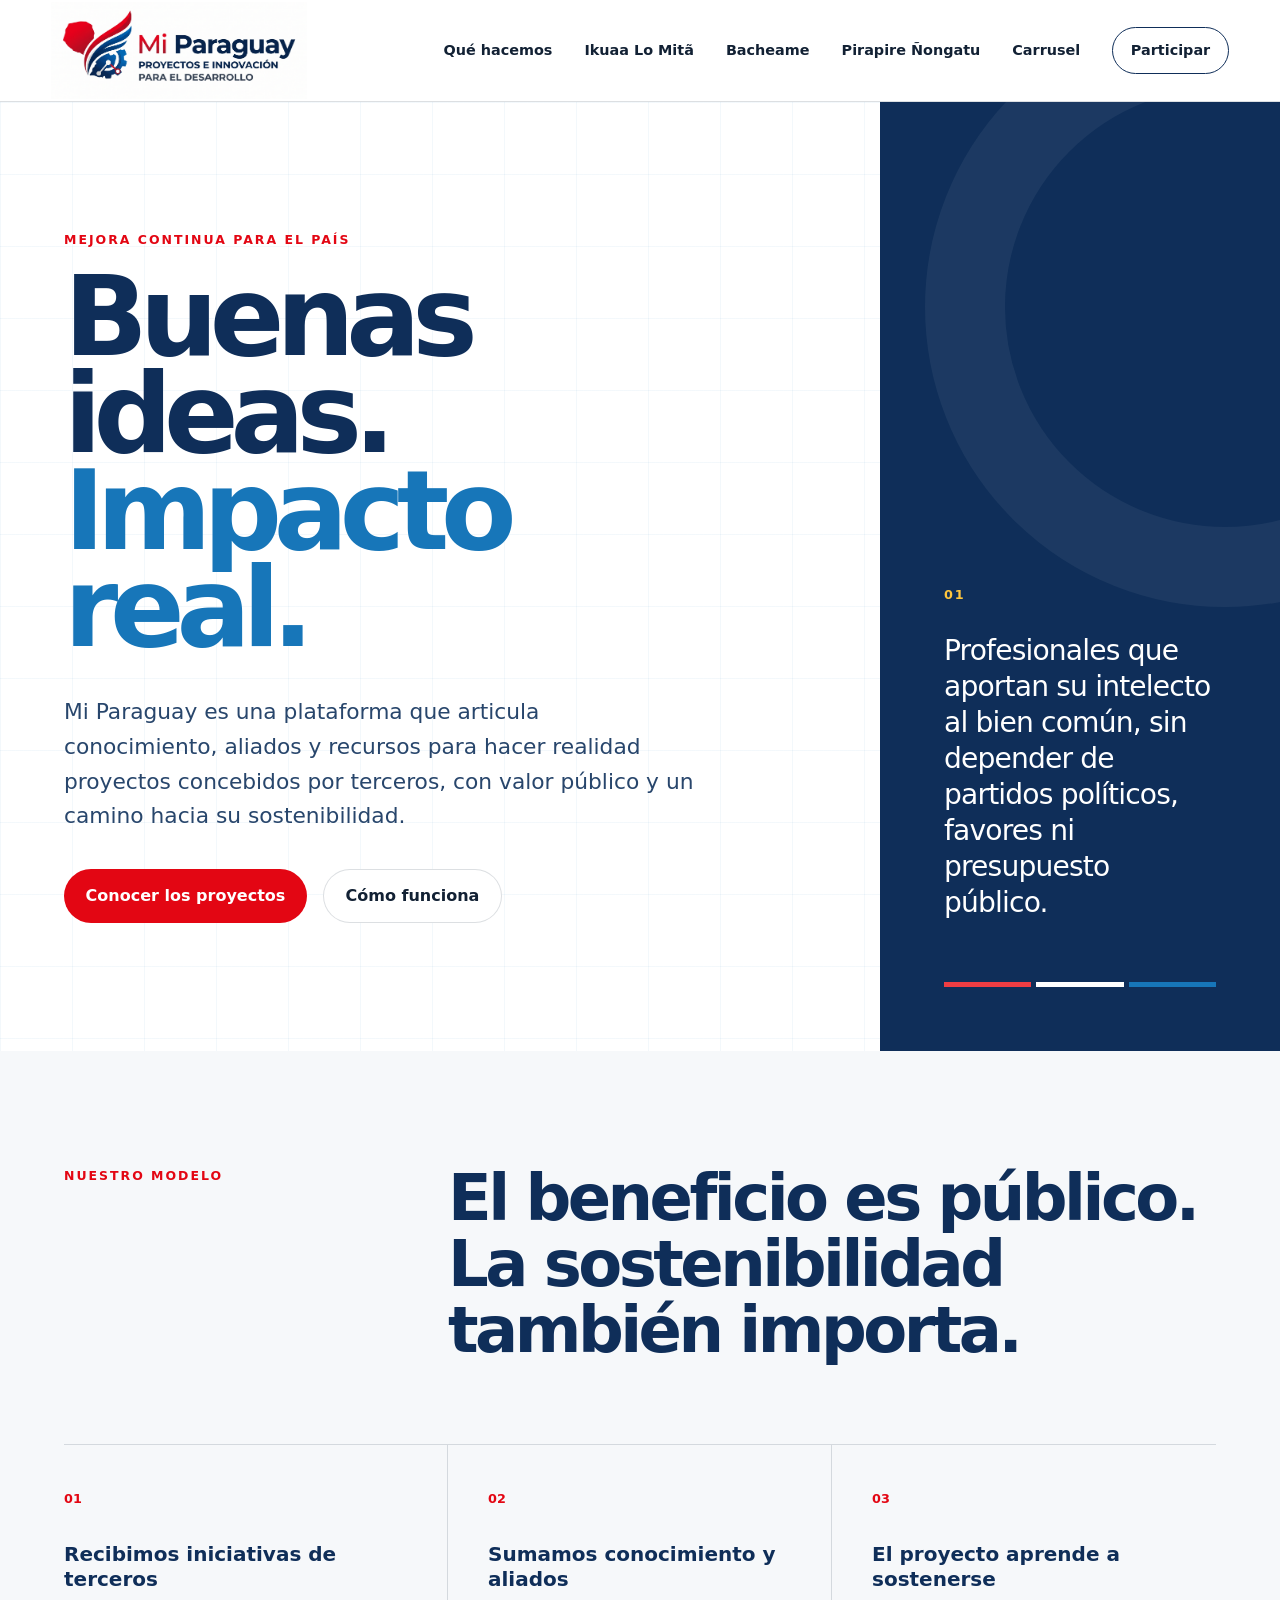
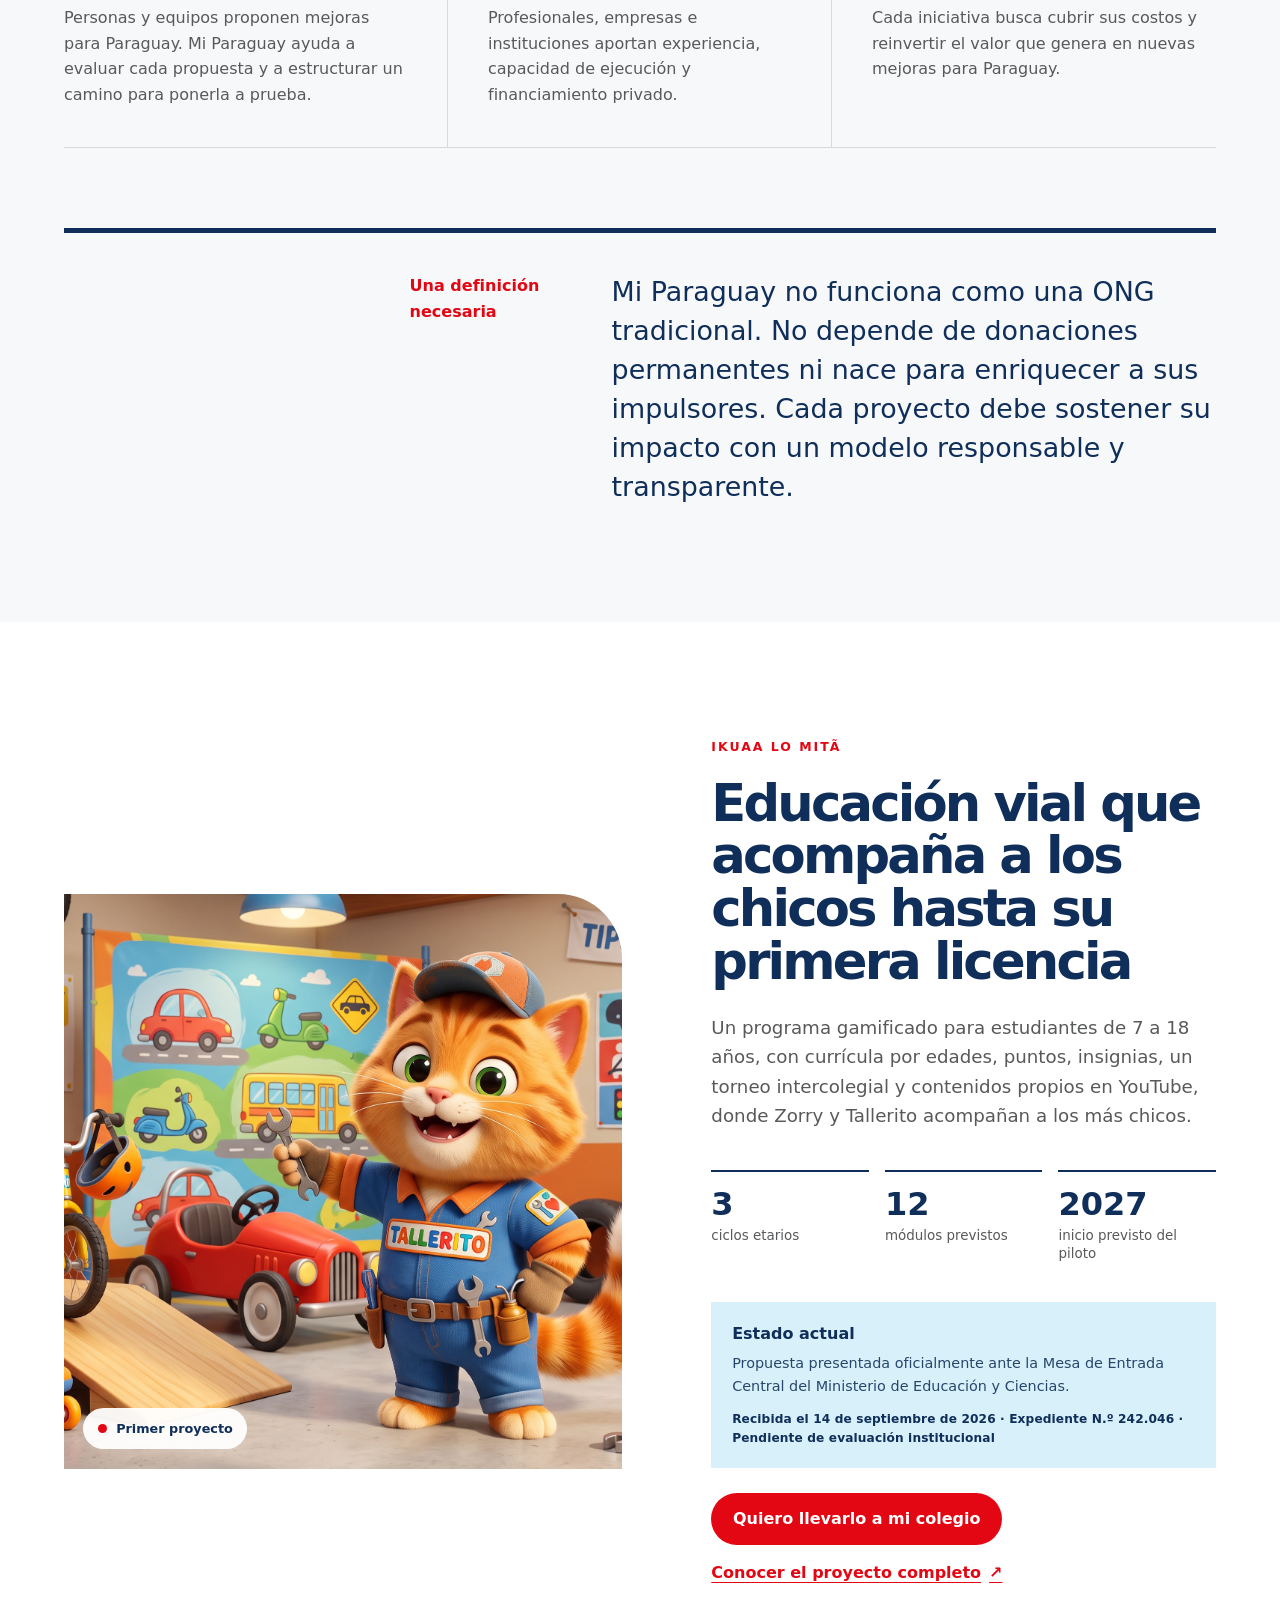
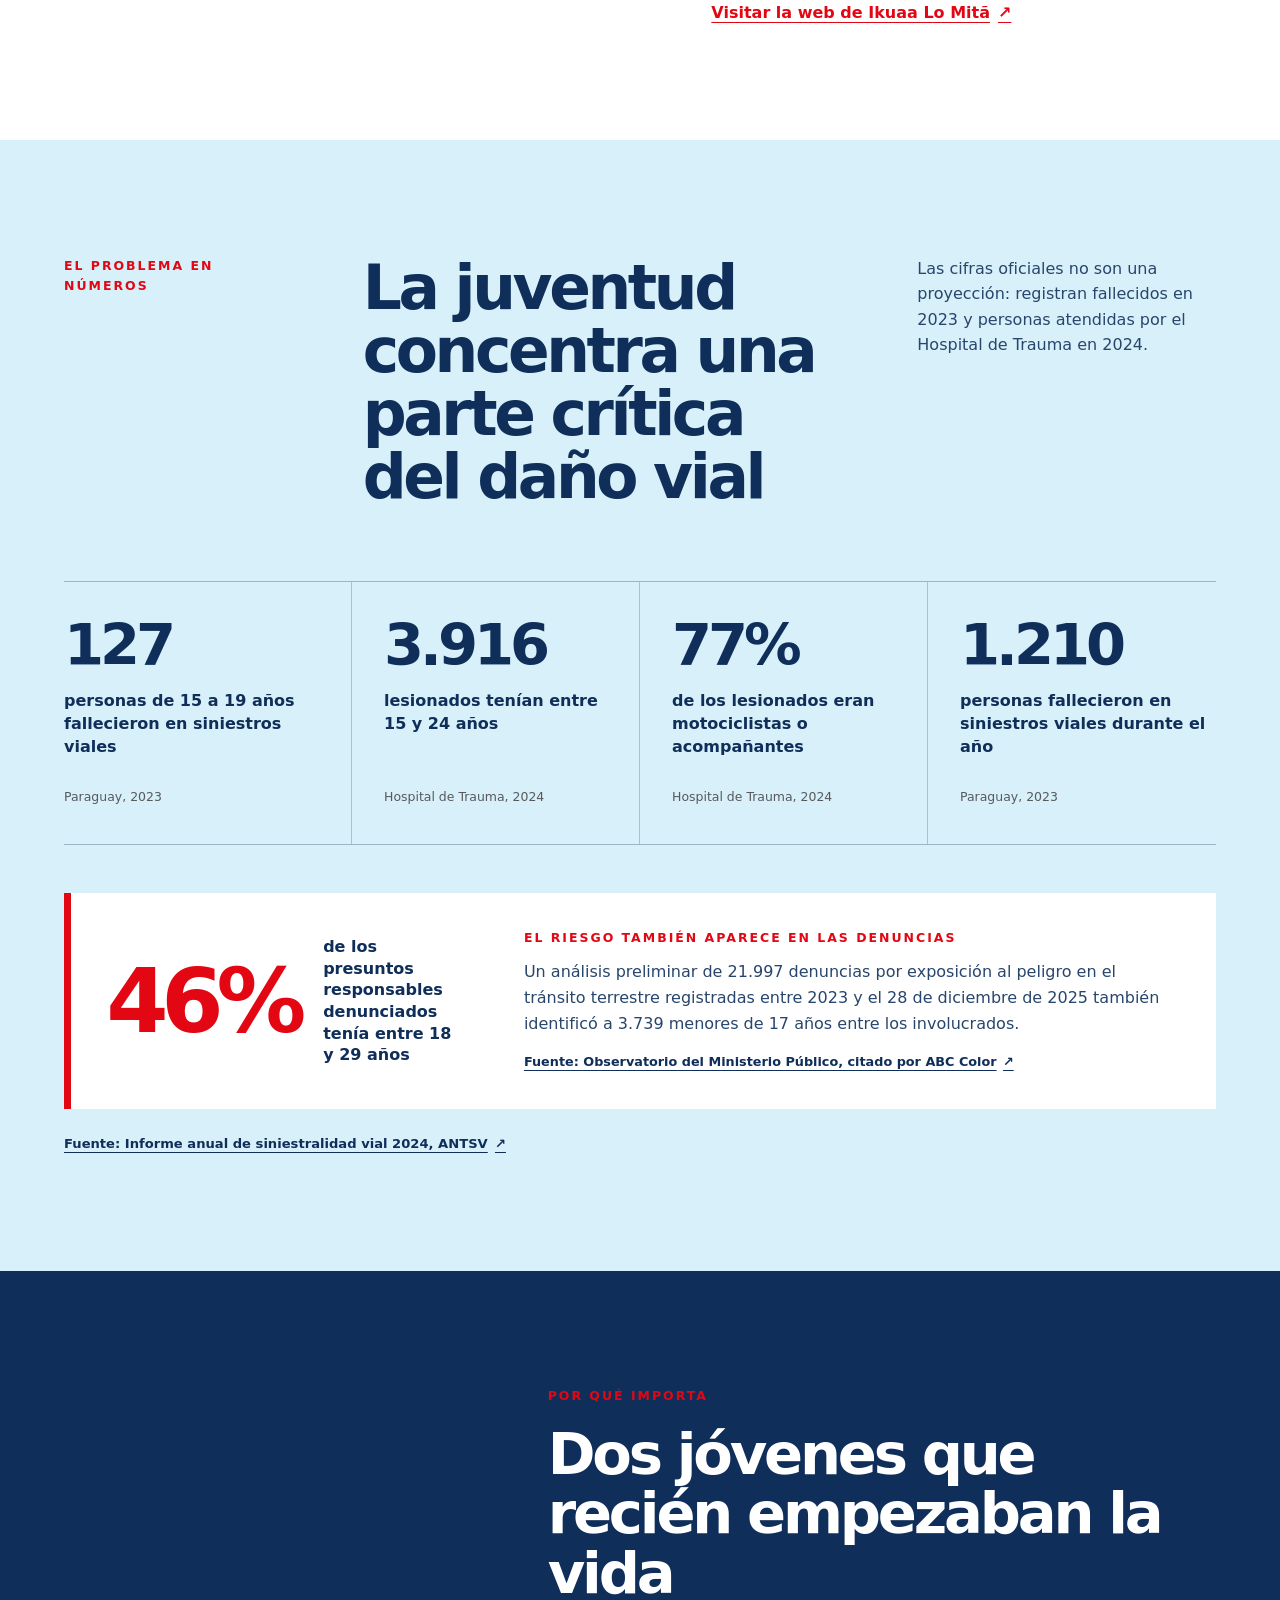
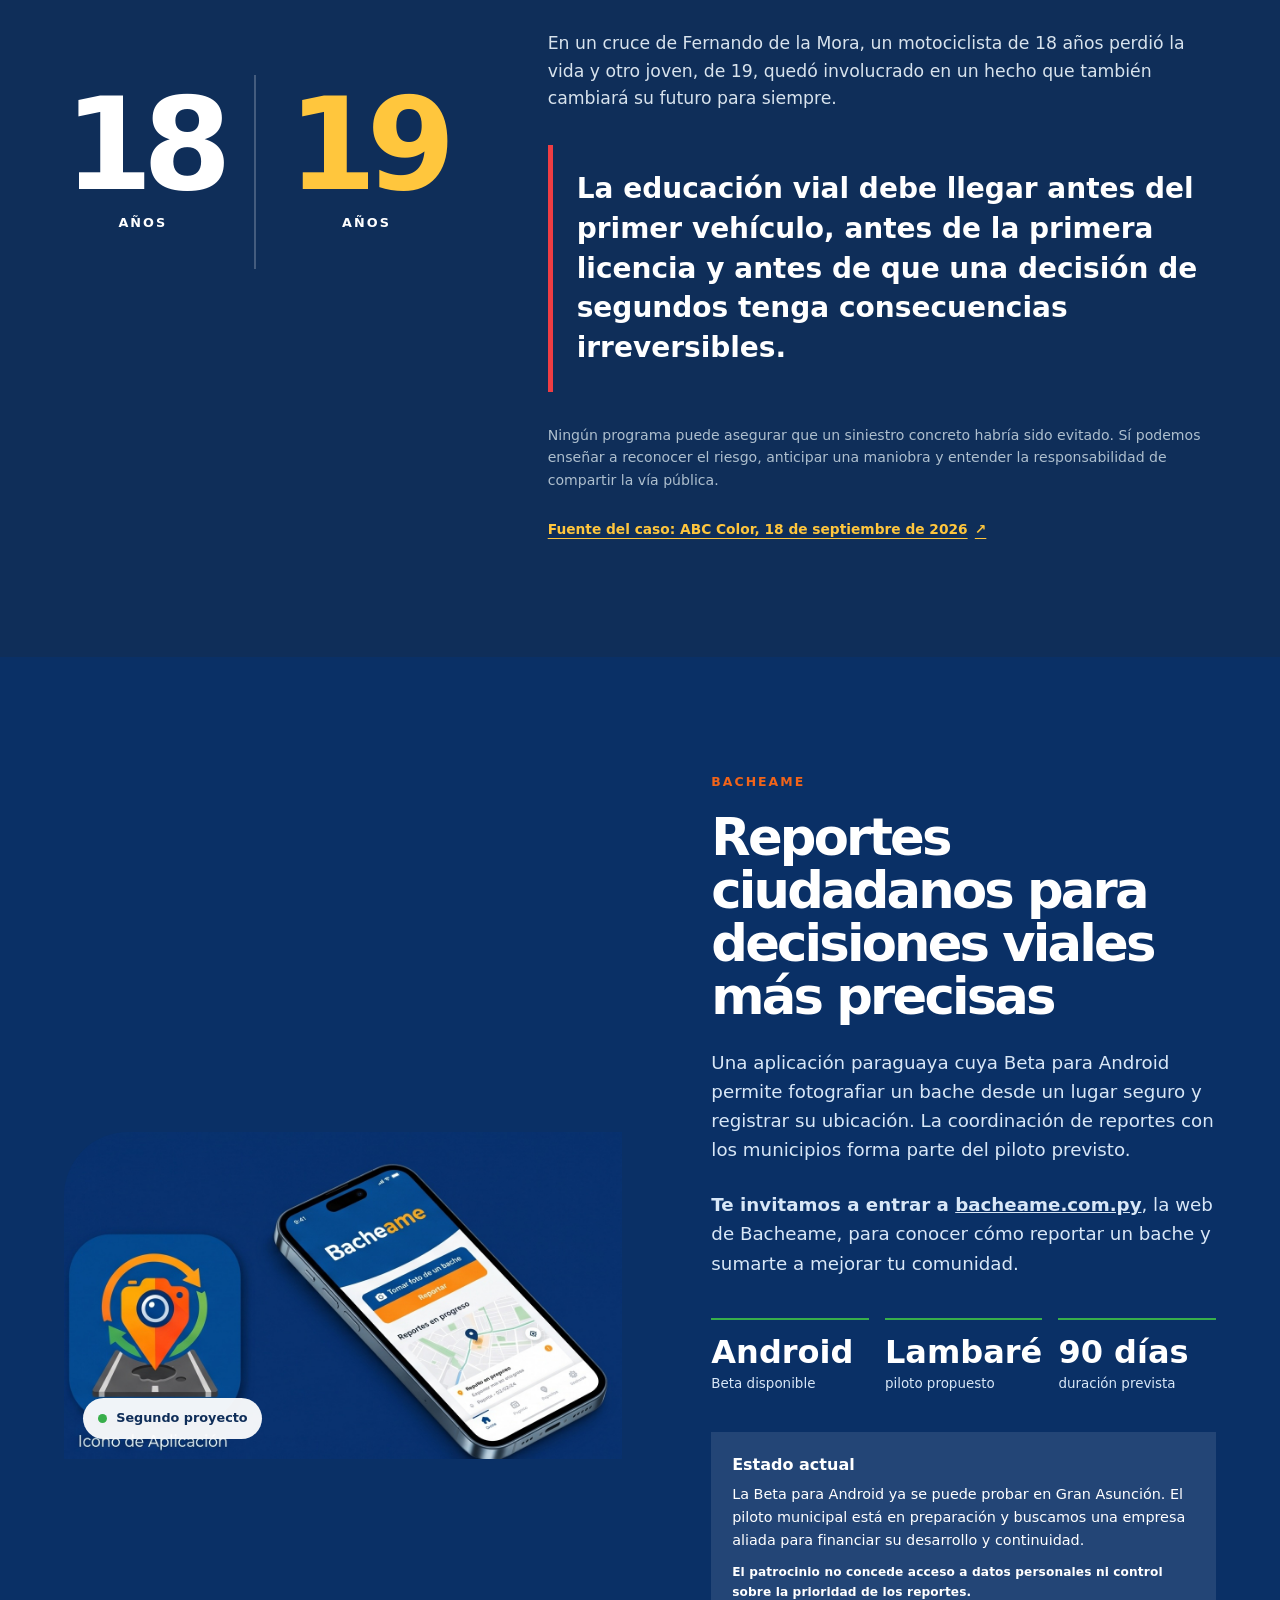
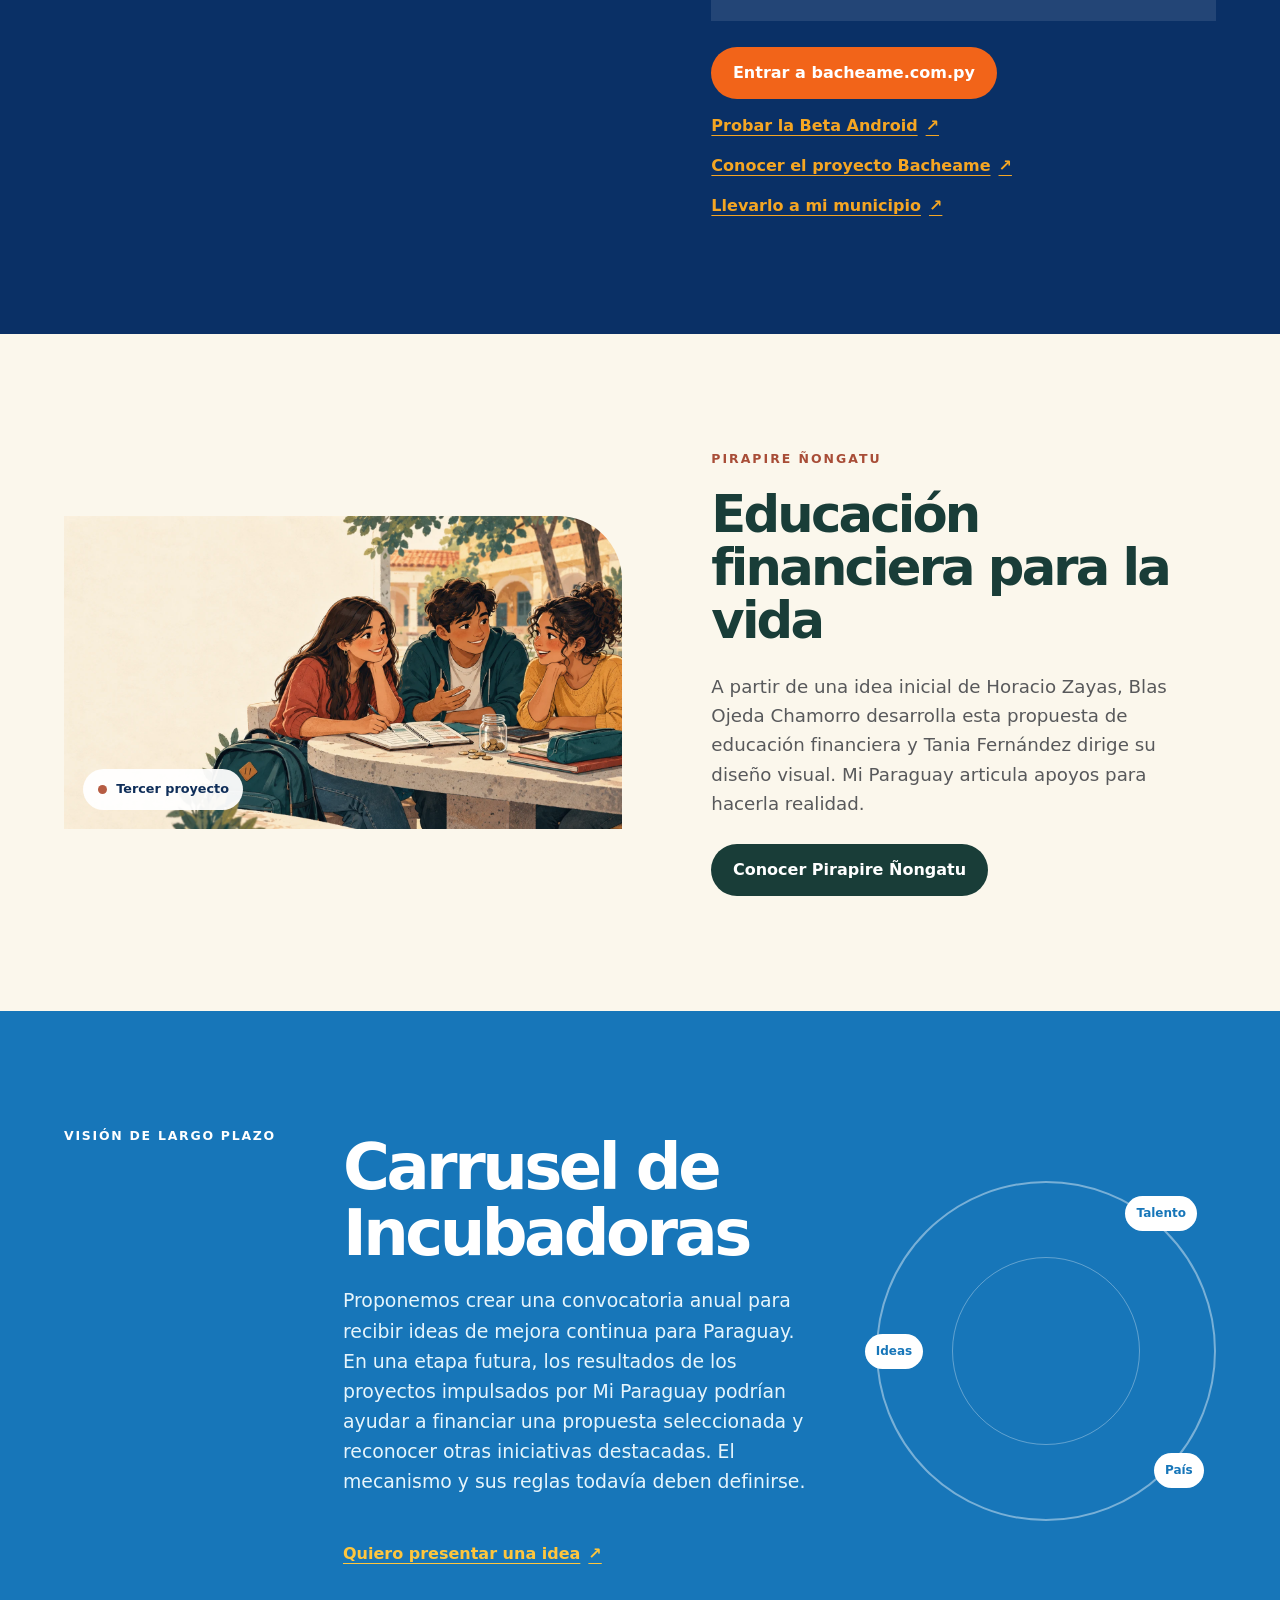
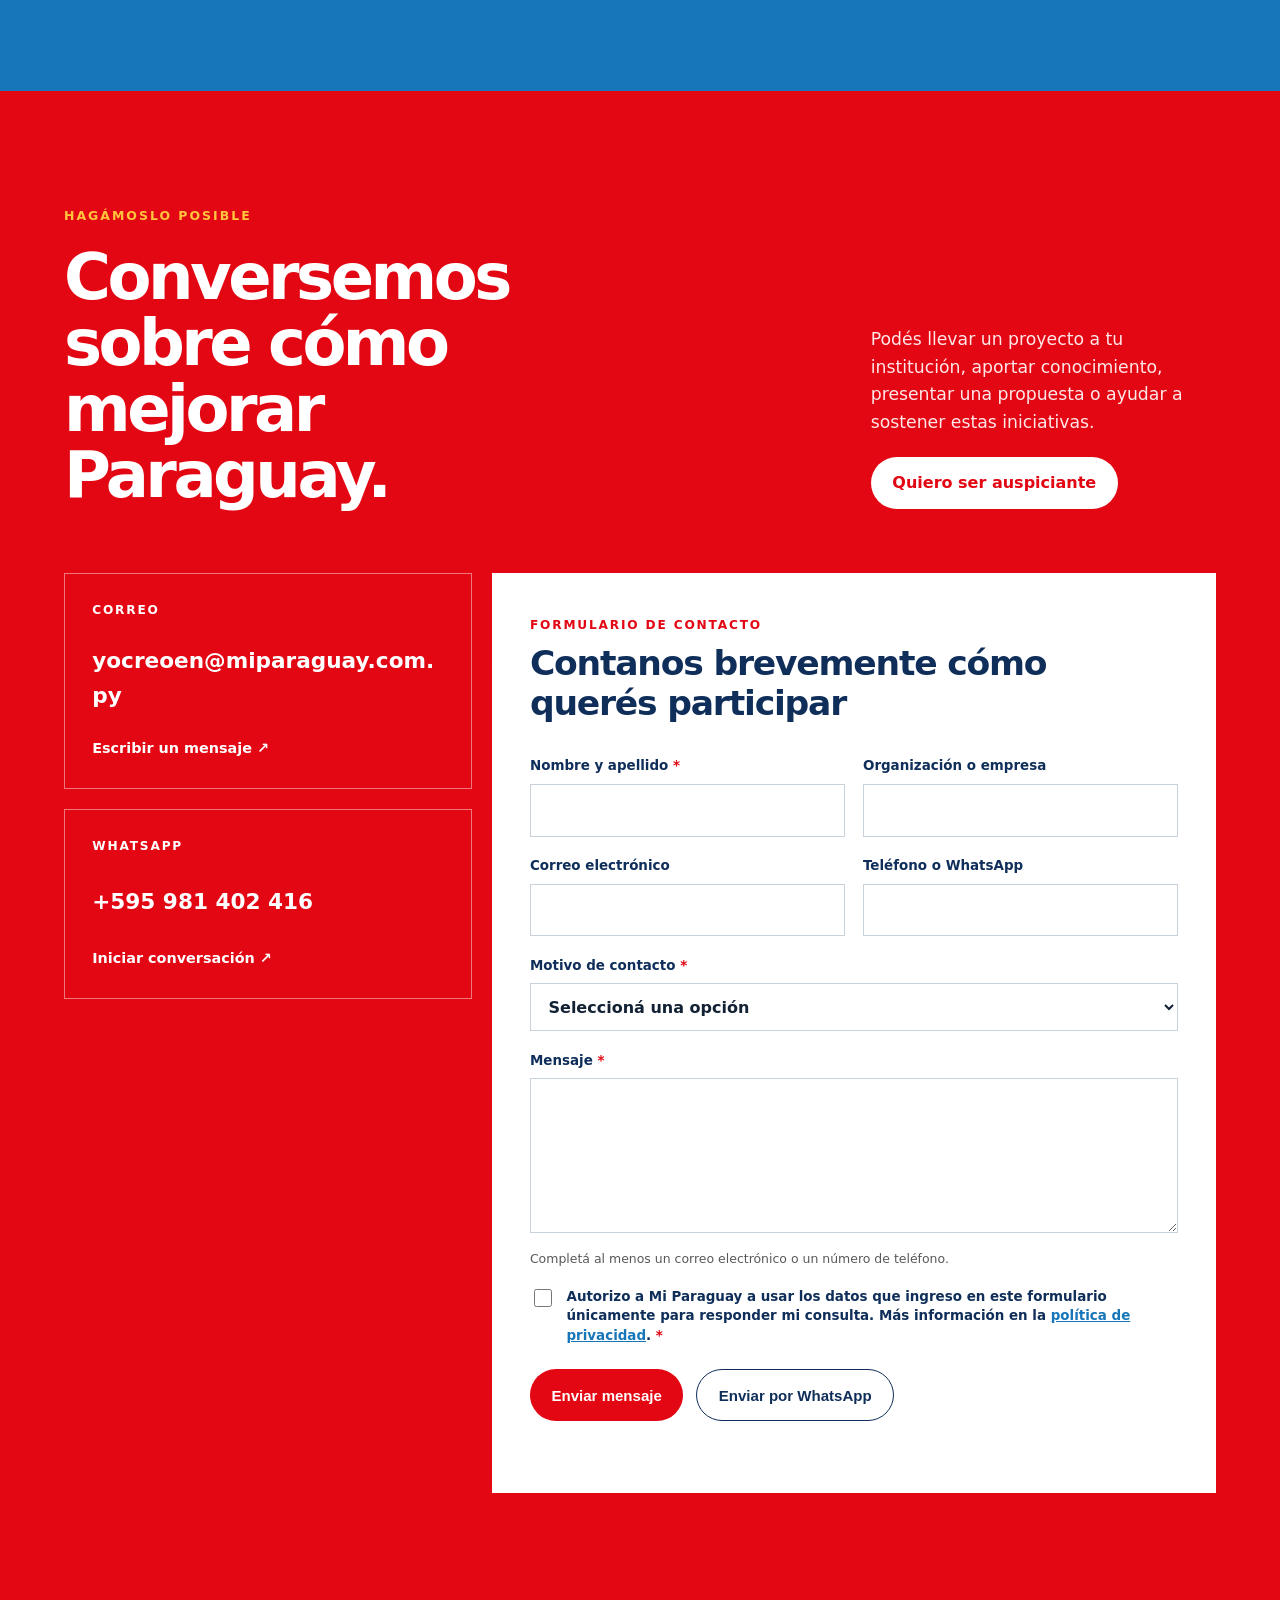
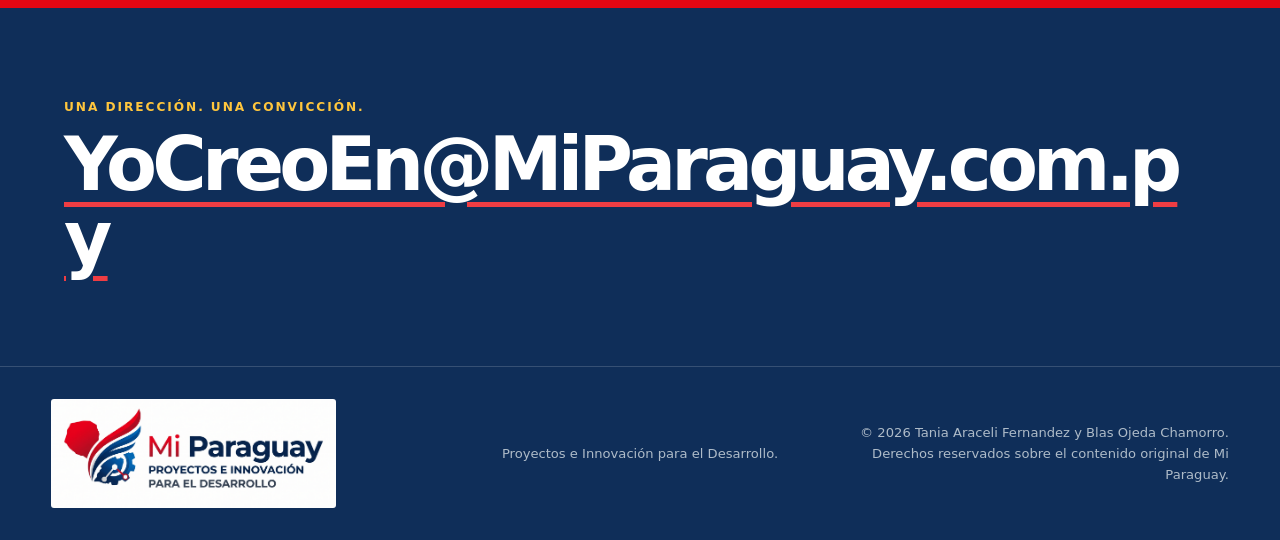
<file: index.html>
<!doctype html>
<html lang="es">
  <head>
    <meta charset="UTF-8" />
    <meta name="viewport" content="width=device-width, initial-scale=1.0" />
    <meta
      name="description"
      content="Mi Paraguay articula conocimiento, aliados y recursos para hacer realidad proyectos concebidos por terceros que generan valor público."
    />
    <title>Mi Paraguay | Proyectos que mejoran el país</title>
    <link rel="icon" href="assets/favicon.svg" type="image/svg+xml" />
    <link rel="canonical" href="https://miparaguay.com.py/" />
    <meta property="og:type" content="website" />
    <meta property="og:title" content="Mi Paraguay | Proyectos que mejoran el país" />
    <meta property="og:description" content="Conocé los proyectos de Mi Paraguay: educación vial, reportes ciudadanos y educación financiera." />
    <meta property="og:url" content="https://miparaguay.com.py/" />
    <meta property="og:image" content="https://miparaguay.com.py/assets/mi-paraguay-logo.png" />
    <meta name="twitter:card" content="summary_large_image" />
    <link rel="stylesheet" href="styles.css?v=20261006-formulario" />
  </head>
  <body>
    <a class="skip-link" href="#contenido">Ir al contenido</a>
    <header class="site-header">
      <a class="brand" href="#inicio" aria-label="Mi Paraguay, inicio">
        <img
          class="brand-logo"
          src="assets/mi-paraguay-logo.png"
          alt="Mi Paraguay — Proyectos e Innovación para el Desarrollo"
        />
      </a>

      <button class="menu-button" type="button" aria-expanded="false" aria-controls="navigation">
        <span class="sr-only">Abrir menú</span>
        <span></span><span></span>
      </button>

      <nav id="navigation" class="navigation" aria-label="Navegación principal">
        <a href="#proposito">Qué hacemos</a>
        <a href="ikuaalomita/">Ikuaa Lo Mitã</a>
        <a href="bacheame/">Bacheame</a>
        <a href="pirapire-nongatu/">Pirapire Ñongatu</a>
        <a href="#carrusel">Carrusel</a>
        <a class="nav-cta" href="#participar">Participar</a>
      </nav>
    </header>

    <main id="contenido">
      <section class="hero" id="inicio">
        <div class="hero-copy">
          <p class="eyebrow">Mejora continua para el país</p>
          <h1>Buenas ideas.<br /><span>Impacto real.</span></h1>
          <p class="hero-lead">
            Mi Paraguay es una plataforma que articula conocimiento, aliados y recursos para hacer realidad proyectos concebidos por terceros, con valor público y un camino hacia su sostenibilidad.
          </p>
          <div class="hero-actions">
            <a class="button button-primary" href="#proyectos">Conocer los proyectos</a>
            <a class="button button-secondary" href="#proposito">Cómo funciona</a>
          </div>
        </div>

        <div class="hero-statement" aria-label="Principios de Mi Paraguay">
          <div class="statement-number">01</div>
          <p>
            Profesionales que aportan su intelecto al bien común, sin depender de partidos políticos, favores ni presupuesto público.
          </p>
          <div class="flag-line" aria-hidden="true"><span></span><span></span><span></span></div>
        </div>
      </section>

      <section class="purpose section" id="proposito">
        <div class="section-heading">
          <p class="eyebrow">Nuestro modelo</p>
          <h2>El beneficio es público.<br />La sostenibilidad también importa.</h2>
        </div>

        <div class="purpose-grid">
          <article>
            <span class="step">01</span>
            <h3>Recibimos iniciativas de terceros</h3>
            <p>Personas y equipos proponen mejoras para Paraguay. Mi Paraguay ayuda a evaluar cada propuesta y a estructurar un camino para ponerla a prueba.</p>
          </article>
          <article>
            <span class="step">02</span>
            <h3>Sumamos conocimiento y aliados</h3>
            <p>Profesionales, empresas e instituciones aportan experiencia, capacidad de ejecución y financiamiento privado.</p>
          </article>
          <article>
            <span class="step">03</span>
            <h3>El proyecto aprende a sostenerse</h3>
            <p>Cada iniciativa busca cubrir sus costos y reinvertir el valor que genera en nuevas mejoras para Paraguay.</p>
          </article>
        </div>

        <aside class="definition">
          <p class="definition-label">Una definición necesaria</p>
          <p>
            Mi Paraguay no funciona como una ONG tradicional. No depende de donaciones permanentes ni nace para enriquecer a sus impulsores. Cada proyecto debe sostener su impacto con un modelo responsable y transparente.
          </p>
        </aside>
      </section>

      <section class="projects section" id="proyectos">
        <div class="project-visual">
          <img
            src="assets/tallerito.jpg"
            alt="Zorry y Tallerito, los personajes del programa Ikuaa Lo Mitã, en un taller educativo de seguridad vial"
          />
          <div class="project-status"><span></span> Primer proyecto</div>
        </div>

        <div class="project-copy">
          <p class="eyebrow">Ikuaa Lo Mitã</p>
          <h2>Educación vial que acompaña a los chicos hasta su primera licencia</h2>
          <p class="project-intro">
            Un programa gamificado para estudiantes de 7 a 18 años, con currícula por edades, puntos, insignias, un torneo intercolegial y contenidos propios en YouTube, donde Zorry y Tallerito acompañan a los más chicos.
          </p>

          <dl class="project-facts">
            <div><dt>3</dt><dd>ciclos etarios</dd></div>
            <div><dt>12</dt><dd>módulos previstos</dd></div>
            <div><dt>2027</dt><dd>inicio previsto del piloto</dd></div>
          </dl>

          <div class="project-note">
            <strong>Estado actual</strong>
            <span>Propuesta presentada oficialmente ante la Mesa de Entrada Central del Ministerio de Educación y Ciencias.</span>
            <span class="project-reference">Recibida el 14 de septiembre de 2026 · Expediente N.º 242.046 · Pendiente de evaluación institucional</span>
          </div>
          <div class="project-actions">
            <a class="button button-primary" href="#participar" data-contact-motive="Quiero llevar Ikuaa Lo Mitã a mi colegio">Quiero llevarlo a mi colegio</a>
            <a class="text-link" href="ikuaalomita/">Conocer el proyecto completo <span aria-hidden="true">↗</span></a>
            <a class="text-link" href="https://ikuaalomita.com.py/" target="_blank" rel="noopener noreferrer">Visitar la web de Ikuaa Lo Mitã <span aria-hidden="true">↗</span></a>
          </div>
        </div>
      </section>

      <section class="numbers section" aria-labelledby="numbers-title">
        <div class="numbers-heading">
          <p class="eyebrow">El problema en números</p>
          <h2 id="numbers-title">La juventud concentra una parte crítica del daño vial</h2>
          <p>
            Las cifras oficiales no son una proyección: registran fallecidos en 2023 y personas atendidas por el Hospital de Trauma en 2024.
          </p>
        </div>
        <div class="numbers-grid">
          <article>
            <strong>127</strong>
            <p>personas de 15 a 19 años fallecieron en siniestros viales</p>
            <span>Paraguay, 2023</span>
          </article>
          <article>
            <strong>3.916</strong>
            <p>lesionados tenían entre 15 y 24 años</p>
            <span>Hospital de Trauma, 2024</span>
          </article>
          <article>
            <strong>77%</strong>
            <p>de los lesionados eran motociclistas o acompañantes</p>
            <span>Hospital de Trauma, 2024</span>
          </article>
          <article>
            <strong>1.210</strong>
            <p>personas fallecieron en siniestros viales durante el año</p>
            <span>Paraguay, 2023</span>
          </article>
        </div>
        <div class="conduct-callout">
          <div class="conduct-stat">
            <strong>46%</strong>
            <span>de los presuntos responsables denunciados tenía entre 18 y 29 años</span>
          </div>
          <div class="conduct-copy">
            <p class="eyebrow">El riesgo también aparece en las denuncias</p>
            <p>
              Un análisis preliminar de 21.997 denuncias por exposición al peligro en el tránsito terrestre registradas entre 2023 y el 28 de diciembre de 2025 también identificó a 3.739 menores de 17 años entre los involucrados.
            </p>
            <a
              href="https://www.abc.com.py/nacionales/2025/12/31/revelan-franja-etaria-de-mayores-denunciados-por-exposicion-al-transito-terrestre/"
              target="_blank"
              rel="noopener noreferrer"
            >Fuente: Observatorio del Ministerio Público, citado por ABC Color <span aria-hidden="true">↗</span></a>
          </div>
        </div>
        <a
          class="numbers-source"
          href="https://antsv.gov.py/uplmoo9eib8eefou3ooze4y/2026/03/PARAGUAY_INFORME-ANUAL-DE-SINIESTRALIDAD-VIAL_2024_26.pdf"
          target="_blank"
          rel="noopener noreferrer"
        >Fuente: Informe anual de siniestralidad vial 2024, ANTSV <span aria-hidden="true">↗</span></a>
      </section>

      <section class="reason section" aria-labelledby="reason-title">
        <div class="reason-ages" aria-label="Edades de los jóvenes involucrados">
          <div><strong>18</strong><span>años</span></div>
          <span class="reason-divider" aria-hidden="true"></span>
          <div><strong>19</strong><span>años</span></div>
        </div>
        <div class="reason-copy">
          <p class="eyebrow">Por qué importa</p>
          <h2 id="reason-title">Dos jóvenes que recién empezaban la vida</h2>
          <p class="reason-lead">
            En un cruce de Fernando de la Mora, un motociclista de 18 años perdió la vida y otro joven, de 19, quedó involucrado en un hecho que también cambiará su futuro para siempre.
          </p>
          <blockquote>
            La educación vial debe llegar antes del primer vehículo, antes de la primera licencia y antes de que una decisión de segundos tenga consecuencias irreversibles.
          </blockquote>
          <p class="reason-note">
            Ningún programa puede asegurar que un siniestro concreto habría sido evitado. Sí podemos enseñar a reconocer el riesgo, anticipar una maniobra y entender la responsabilidad de compartir la vía pública.
          </p>
          <a
            class="reason-source"
            href="https://www.abc.com.py/policiales/2026/09/18/video-joven-motociclista-fallece-en-accidente-sobre-mariscal-lopez/"
            target="_blank"
            rel="noopener noreferrer"
          >Fuente del caso: ABC Color, 18 de septiembre de 2026 <span aria-hidden="true">↗</span></a>
        </div>
      </section>

      <section class="projects projects-bacheame section" id="bacheame">
        <div class="project-visual bacheame-visual">
          <img
            src="assets/bacheame-app.jpg"
            alt="Concepto visual de la aplicación móvil Bacheame con mapa y reporte fotográfico"
          />
          <div class="project-status"><span></span> Segundo proyecto</div>
        </div>

        <div class="project-copy">
          <p class="eyebrow">Bacheame</p>
          <h2>Reportes ciudadanos para decisiones viales más precisas</h2>
          <p class="project-intro">
            Una aplicación paraguaya cuya Beta para Android permite fotografiar un bache desde un lugar seguro y registrar su ubicación. La coordinación de reportes con los municipios forma parte del piloto previsto.
          </p>
          <p class="project-intro">
            <strong>Te invitamos a entrar a <a href="https://bacheame.com.py/" target="_blank" rel="noopener">bacheame.com.py</a></strong>, la web de Bacheame, para conocer cómo reportar un bache y sumarte a mejorar tu comunidad.
          </p>

          <dl class="project-facts">
            <div><dt>Android</dt><dd>Beta disponible</dd></div>
            <div><dt>Lambaré</dt><dd>piloto propuesto</dd></div>
            <div><dt>90 días</dt><dd>duración prevista</dd></div>
          </dl>

          <div class="project-note">
            <strong>Estado actual</strong>
            <span>La Beta para Android ya se puede probar en Gran Asunción. El piloto municipal está en preparación y buscamos una empresa aliada para financiar su desarrollo y continuidad.</span>
            <span class="project-reference">El patrocinio no concede acceso a datos personales ni control sobre la prioridad de los reportes.</span>
          </div>
          <div class="project-actions">
            <a class="button button-primary" href="https://bacheame.com.py/" target="_blank" rel="noopener">Entrar a bacheame.com.py</a>
            <a class="text-link" href="bacheameprueba/">Probar la Beta Android <span aria-hidden="true">↗</span></a>
            <a class="text-link" href="bacheame/">Conocer el proyecto Bacheame <span aria-hidden="true">↗</span></a>
            <a class="text-link" href="#participar" data-contact-motive="Quiero llevar Bacheame a mi municipio">Llevarlo a mi municipio <span aria-hidden="true">↗</span></a>
          </div>
        </div>
      </section>

      <section class="projects projects-pirapire section" id="pirapire-nongatu">
        <div class="project-visual">
          <img
            src="assets/pirapire-escena-conceptual.webp"
            alt="Ilustración conceptual de dos chicas y un chico conversando sobre un presupuesto y una meta de ahorro"
          />
          <div class="project-status"><span></span> Tercer proyecto</div>
        </div>

        <div class="project-copy">
          <p class="eyebrow">Pirapire Ñongatu</p>
          <h2>Educación financiera para la vida</h2>
          <p class="project-intro">
            A partir de una idea inicial de Horacio Zayas, Blas Ojeda Chamorro desarrolla esta propuesta de educación financiera y Tania Fernández dirige su diseño visual. Mi Paraguay articula apoyos para hacerla realidad.
          </p>
          <div class="project-actions">
            <a class="button button-primary" href="pirapire-nongatu/">Conocer Pirapire Ñongatu</a>
          </div>
        </div>
      </section>

      <section class="carousel-section section" id="carrusel">
        <div class="carousel-kicker">Visión de largo plazo</div>
        <div class="carousel-content">
          <h2>Carrusel de Incubadoras</h2>
          <p>
            Proponemos crear una convocatoria anual para recibir ideas de mejora continua para Paraguay. En una etapa futura, los resultados de los proyectos impulsados por Mi Paraguay podrían ayudar a financiar una propuesta seleccionada y reconocer otras iniciativas destacadas. El mecanismo y sus reglas todavía deben definirse.
          </p>
          <a class="text-link carousel-link" href="#contact-form" data-contact-motive="Quiero presentar una idea">Quiero presentar una idea <span aria-hidden="true">↗</span></a>
        </div>
        <div class="carousel-orbit" aria-hidden="true">
          <span>Ideas</span><span>Talento</span><span>País</span>
        </div>
      </section>

      <section class="participate section" id="participar">
        <div class="contact-heading">
          <div>
            <p class="eyebrow">Hagámoslo posible</p>
            <h2>Conversemos sobre cómo mejorar Paraguay.</h2>
          </div>
          <div class="contact-heading-action">
            <p>
              Podés llevar un proyecto a tu institución, aportar conocimiento, presentar una propuesta o ayudar a sostener estas iniciativas.
            </p>
            <a class="button button-light" href="#contact-form" data-contact-motive="Quiero ser auspiciante">Quiero ser auspiciante</a>
          </div>
        </div>

        <div class="contact-layout">
          <div class="contact-options" aria-label="Canales de contacto directo">
            <a class="contact-card" href="mailto:yocreoen@miparaguay.com.py">
              <span class="contact-card-label">Correo</span>
              <strong>yocreoen@miparaguay.com.py</strong>
              <span>Escribir un mensaje <b aria-hidden="true">↗</b></span>
            </a>
            <a
              class="contact-card"
              href="https://wa.me/595981402416?text=Hola%20Mi%20Paraguay%2C%20quisiera%20hacer%20una%20consulta."
              target="_blank"
              rel="noopener noreferrer"
            >
              <span class="contact-card-label">WhatsApp</span>
              <strong>+595 981 402 416</strong>
              <span>Iniciar conversación <b aria-hidden="true">↗</b></span>
            </a>
          </div>

          <form class="contact-form" id="contact-form">
            <div class="form-intro">
              <span class="contact-card-label">Formulario de contacto</span>
              <h3>Contanos brevemente cómo querés participar</h3>
            </div>

            <div class="form-grid">
              <label>
                <strong class="lbl">Nombre y apellido <span aria-hidden="true">*</span></strong>
                <input name="nombre" type="text" autocomplete="name" required />
              </label>
              <label>
                Organización o empresa
                <input name="organizacion" type="text" autocomplete="organization" />
              </label>
              <label>
                Correo electrónico
                <input name="correo" type="email" autocomplete="email" />
              </label>
              <label>
                Teléfono o WhatsApp
                <input name="telefono" type="tel" autocomplete="tel" />
              </label>
              <label class="form-full">
                <strong class="lbl">Motivo de contacto <span aria-hidden="true">*</span></strong>
                <select name="motivo" required>
                  <option value="">Seleccioná una opción</option>
                  <option>Quiero llevar Ikuaa Lo Mitã a mi colegio</option>
                  <option>Represento al MEC o a una institución educativa</option>
                  <option>Quiero llevar Bacheame a mi municipio</option>
                  <option>Quiero ser auspiciante</option>
                  <option>Quiero aportar conocimiento</option>
                  <option>Quiero explorar otra alianza</option>
                  <option>Quiero presentar una idea</option>
                  <option>Prensa o comunicación</option>
                  <option>Otro motivo</option>
                </select>
              </label>
              <label class="form-full">
                <strong class="lbl">Mensaje <span aria-hidden="true">*</span></strong>
                <textarea name="mensaje" rows="5" required></textarea>
              </label>
            </div>

            <p class="form-help">Completá al menos un correo electrónico o un número de teléfono.</p>

            <div class="form-trap" aria-hidden="true">
              <label>No completar este campo <input name="sitio_web" type="text" tabindex="-1" autocomplete="off" /></label>
            </div>

            <label class="form-consent">
              <input name="consentimiento" type="checkbox" value="si" required />
              <span>
                Autorizo a Mi Paraguay a usar los datos que ingreso en este formulario únicamente para responder mi consulta.
                Más información en la <a href="privacidad/" target="_blank" rel="noopener">política de privacidad</a>. <b aria-hidden="true">*</b>
              </span>
            </label>

            <div class="form-actions">
              <button class="button button-light" type="submit" data-channel="email">Enviar mensaje</button>
              <button class="button button-outline-light" type="submit" data-channel="whatsapp">Enviar por WhatsApp</button>
            </div>
            <p class="form-status" id="form-status" aria-live="polite"></p>
          </form>
        </div>
      </section>
    </main>

    <footer class="site-footer">
      <div class="footer-belief">
        <span>Una dirección. Una convicción.</span>
        <a href="mailto:yocreoen@miparaguay.com.py">YoCreoEn@MiParaguay.com.py</a>
      </div>
      <div class="footer-meta">
        <a class="brand brand-footer" href="#inicio">
          <img
            class="brand-logo brand-logo-footer"
            src="assets/mi-paraguay-logo.png"
            alt="Mi Paraguay — Proyectos e Innovación para el Desarrollo"
          />
        </a>
        <p>Proyectos e Innovación para el Desarrollo.</p>
        <p>© 2026 Tania Araceli Fernandez y Blas Ojeda Chamorro. Derechos reservados sobre el contenido original de Mi Paraguay.</p>
      </div>
    </footer>

    <script src="script.js?v=20261006-formulario"></script>
  </body>
</html>
</file>
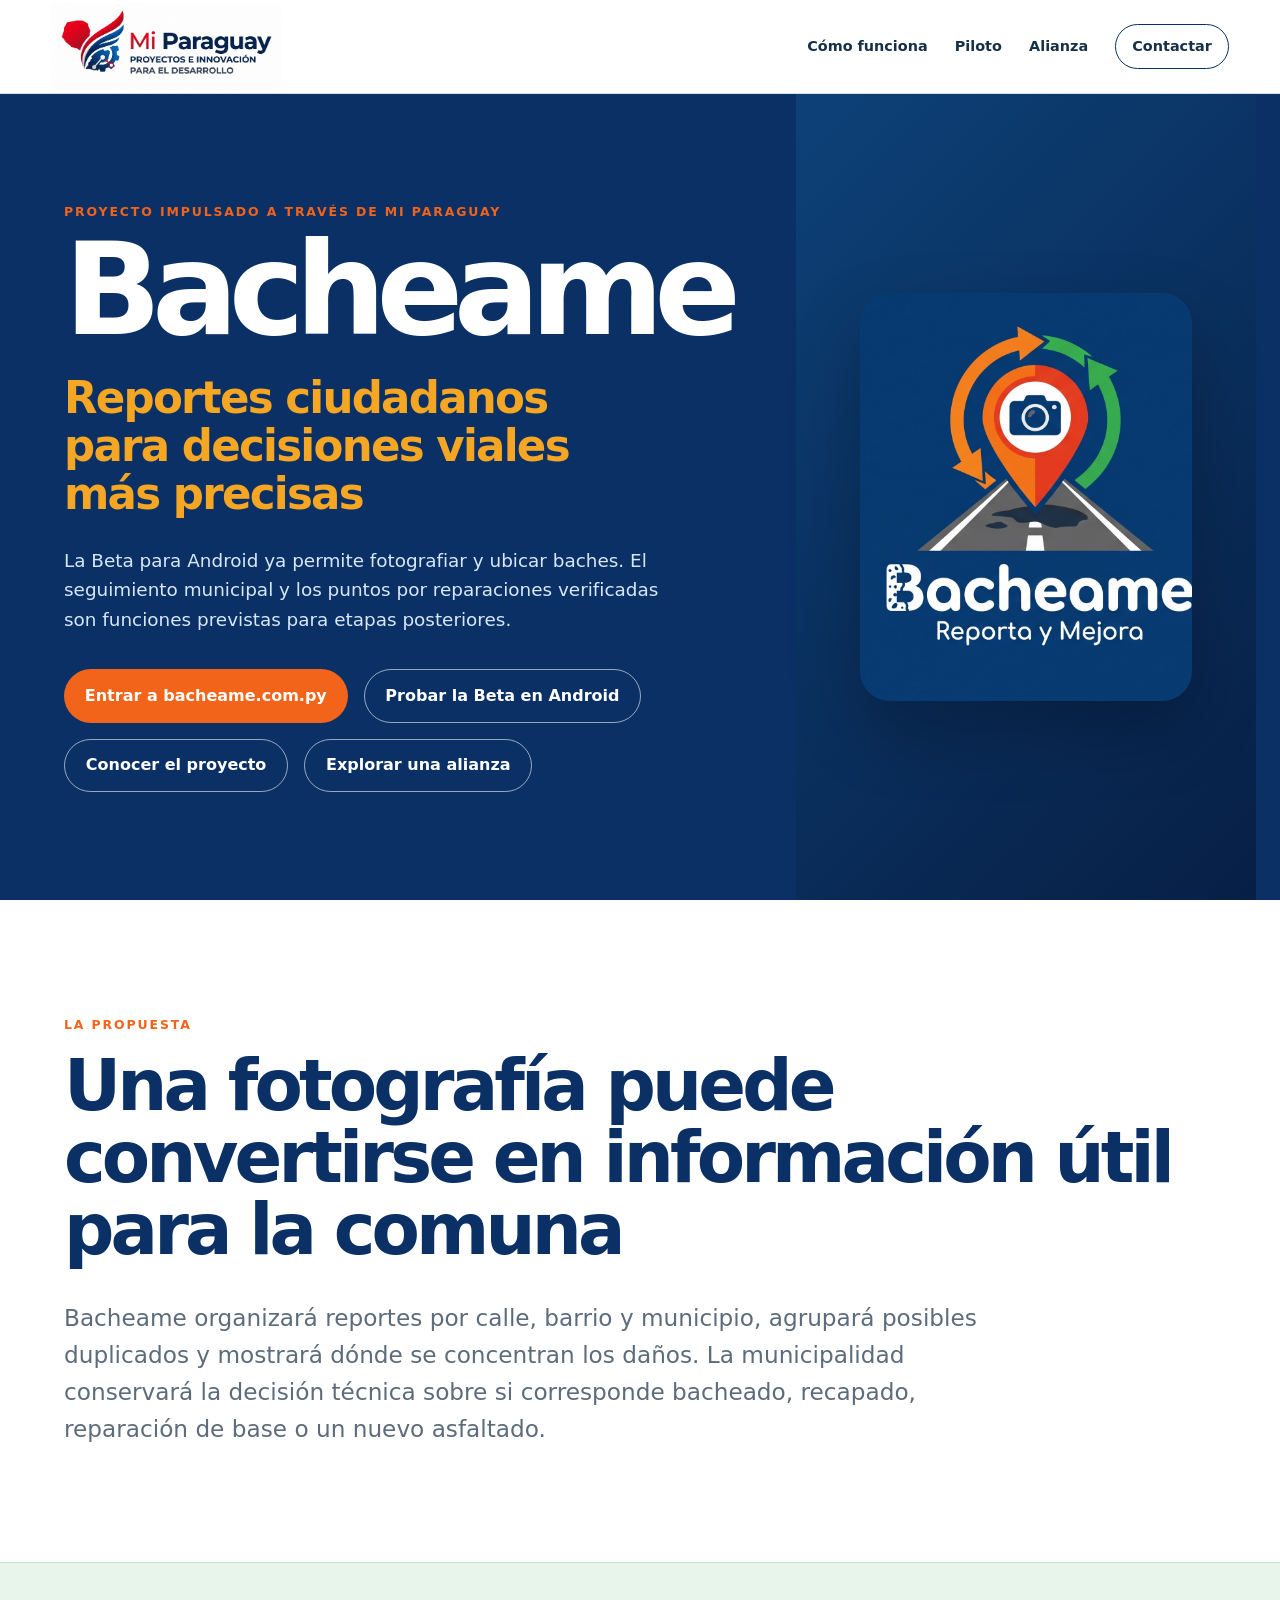
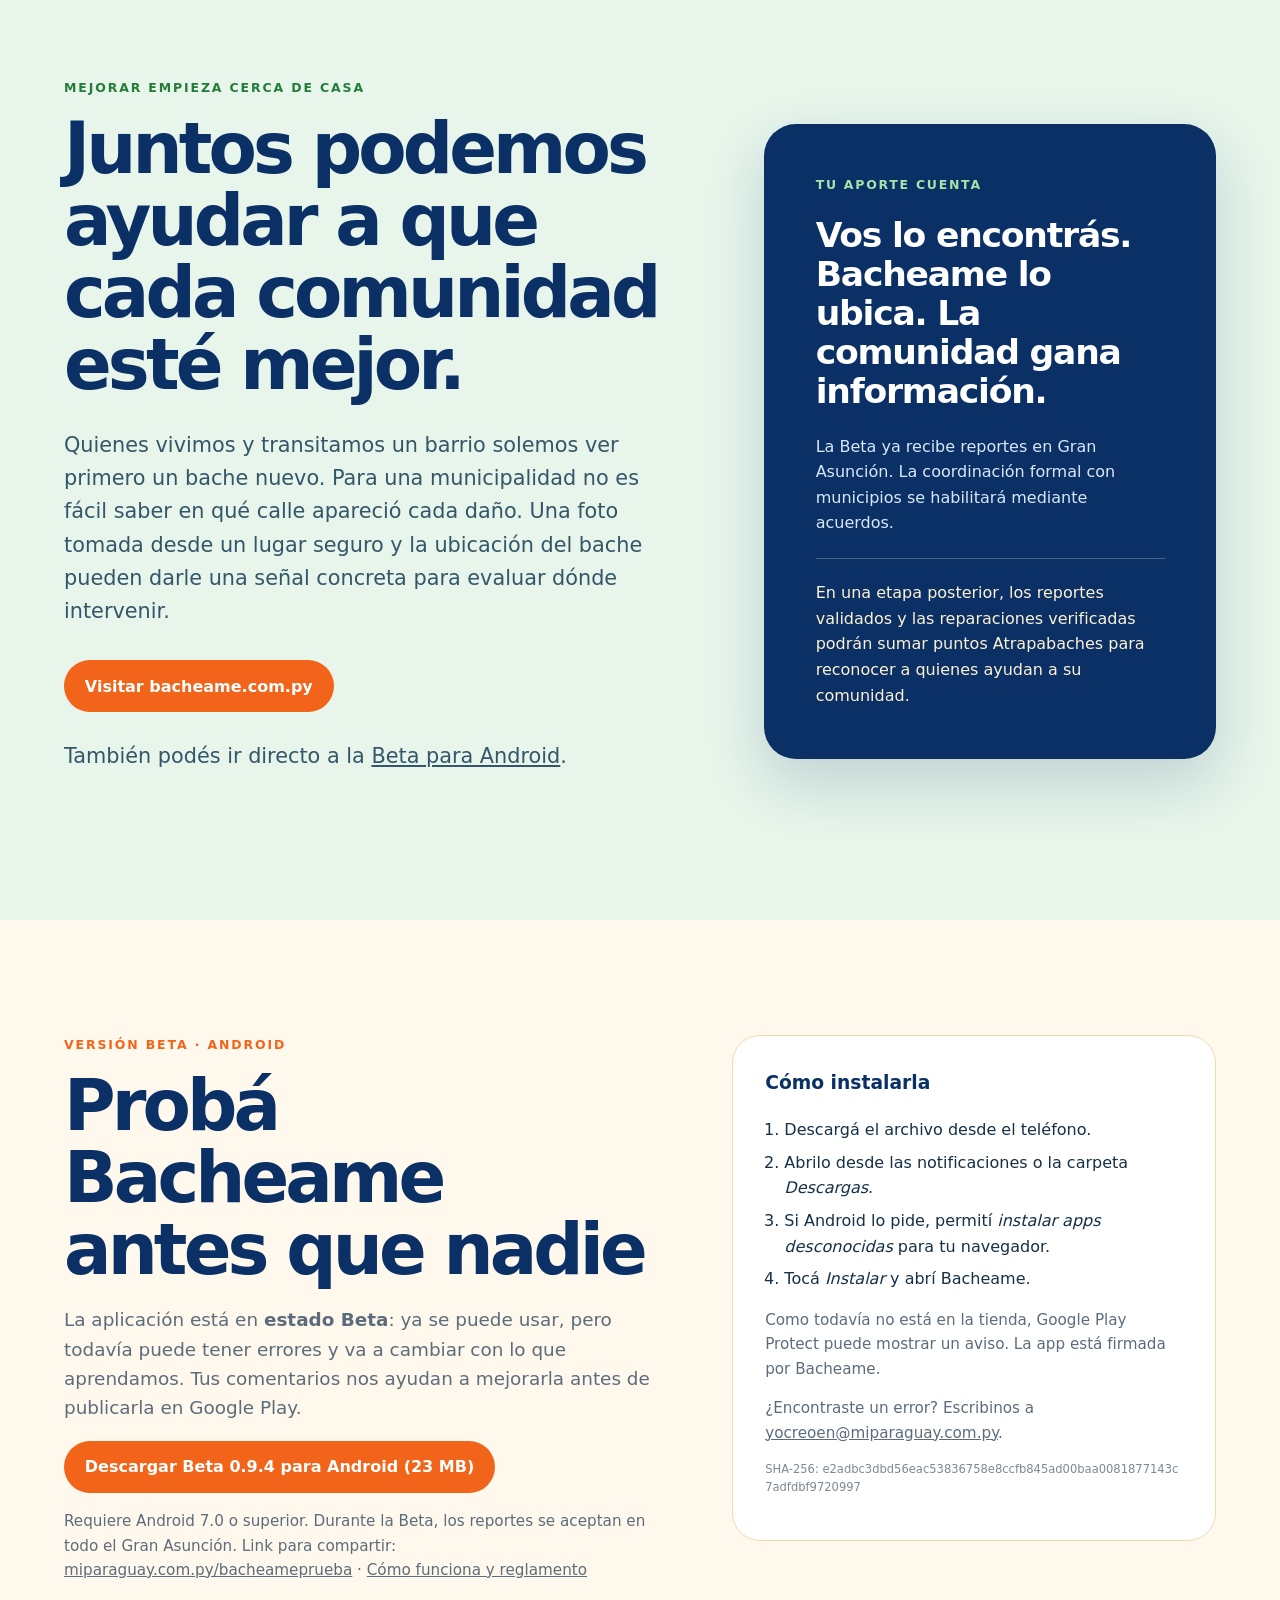
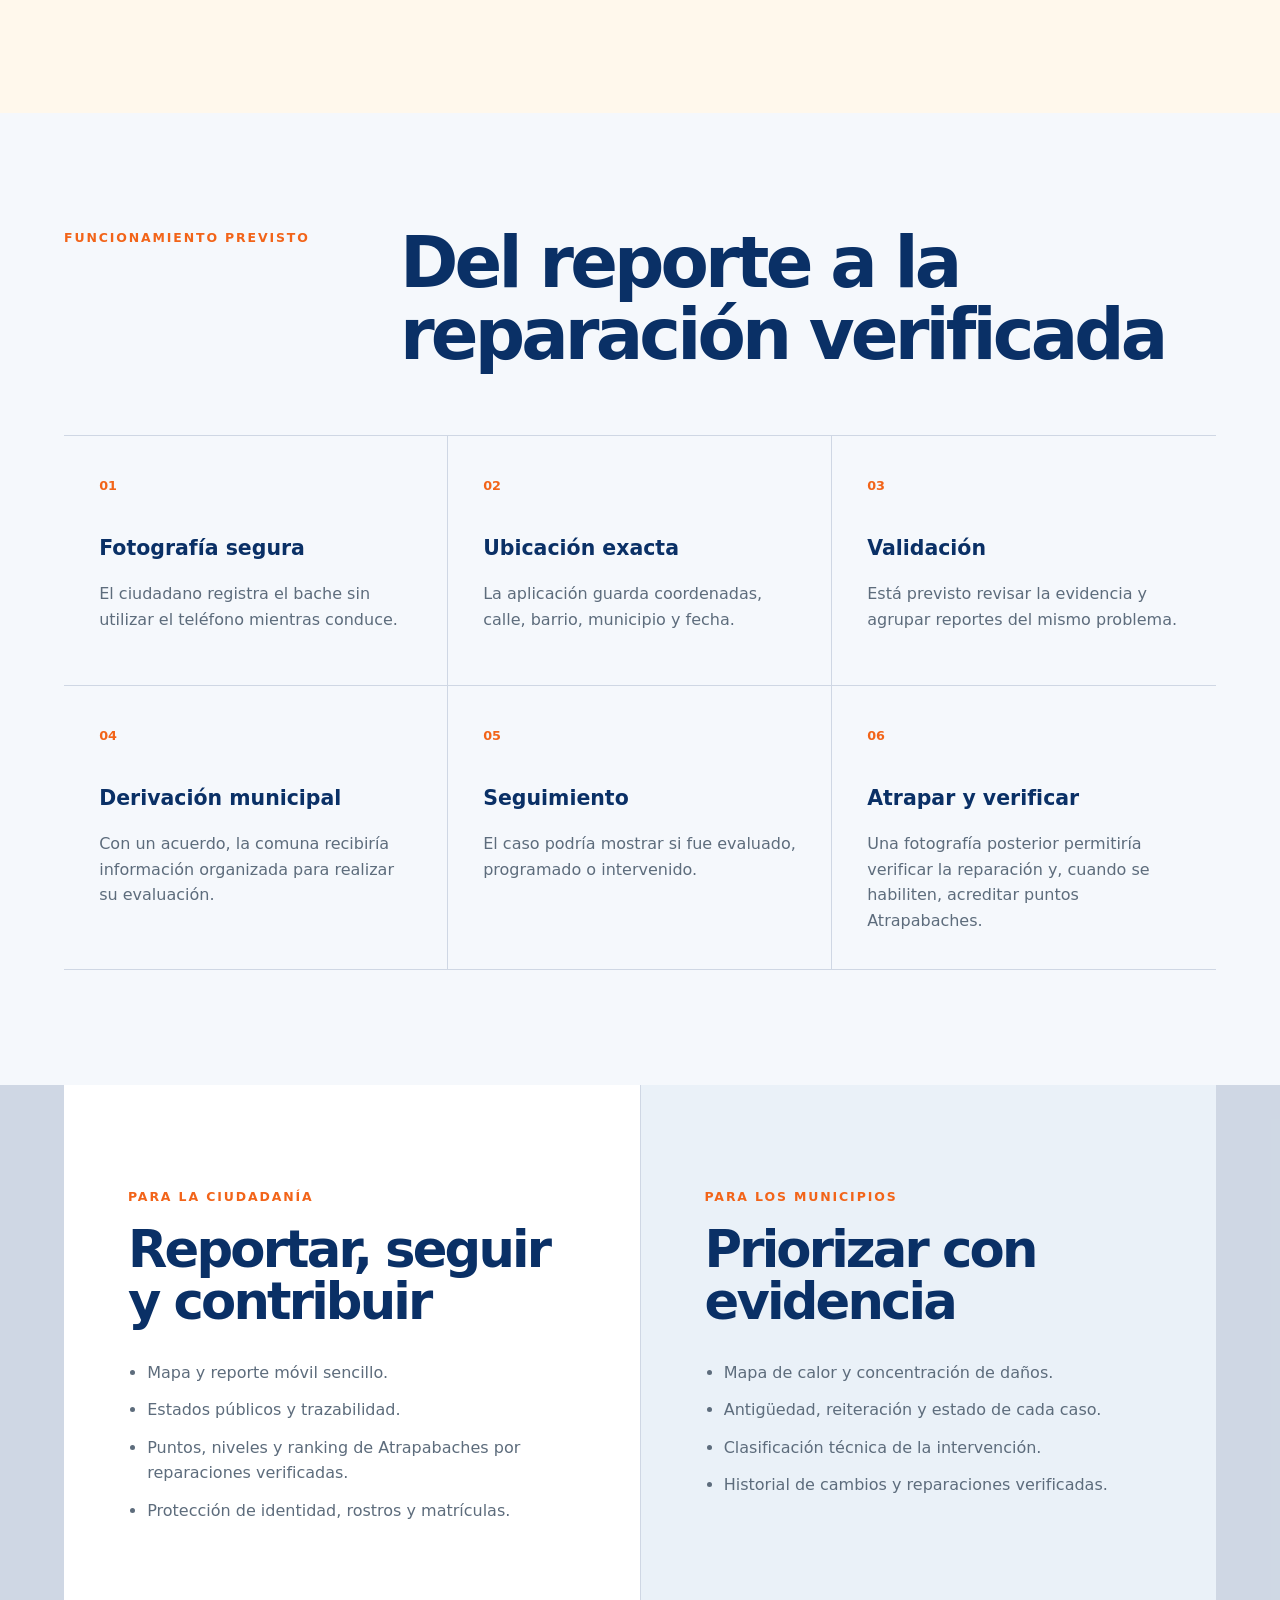
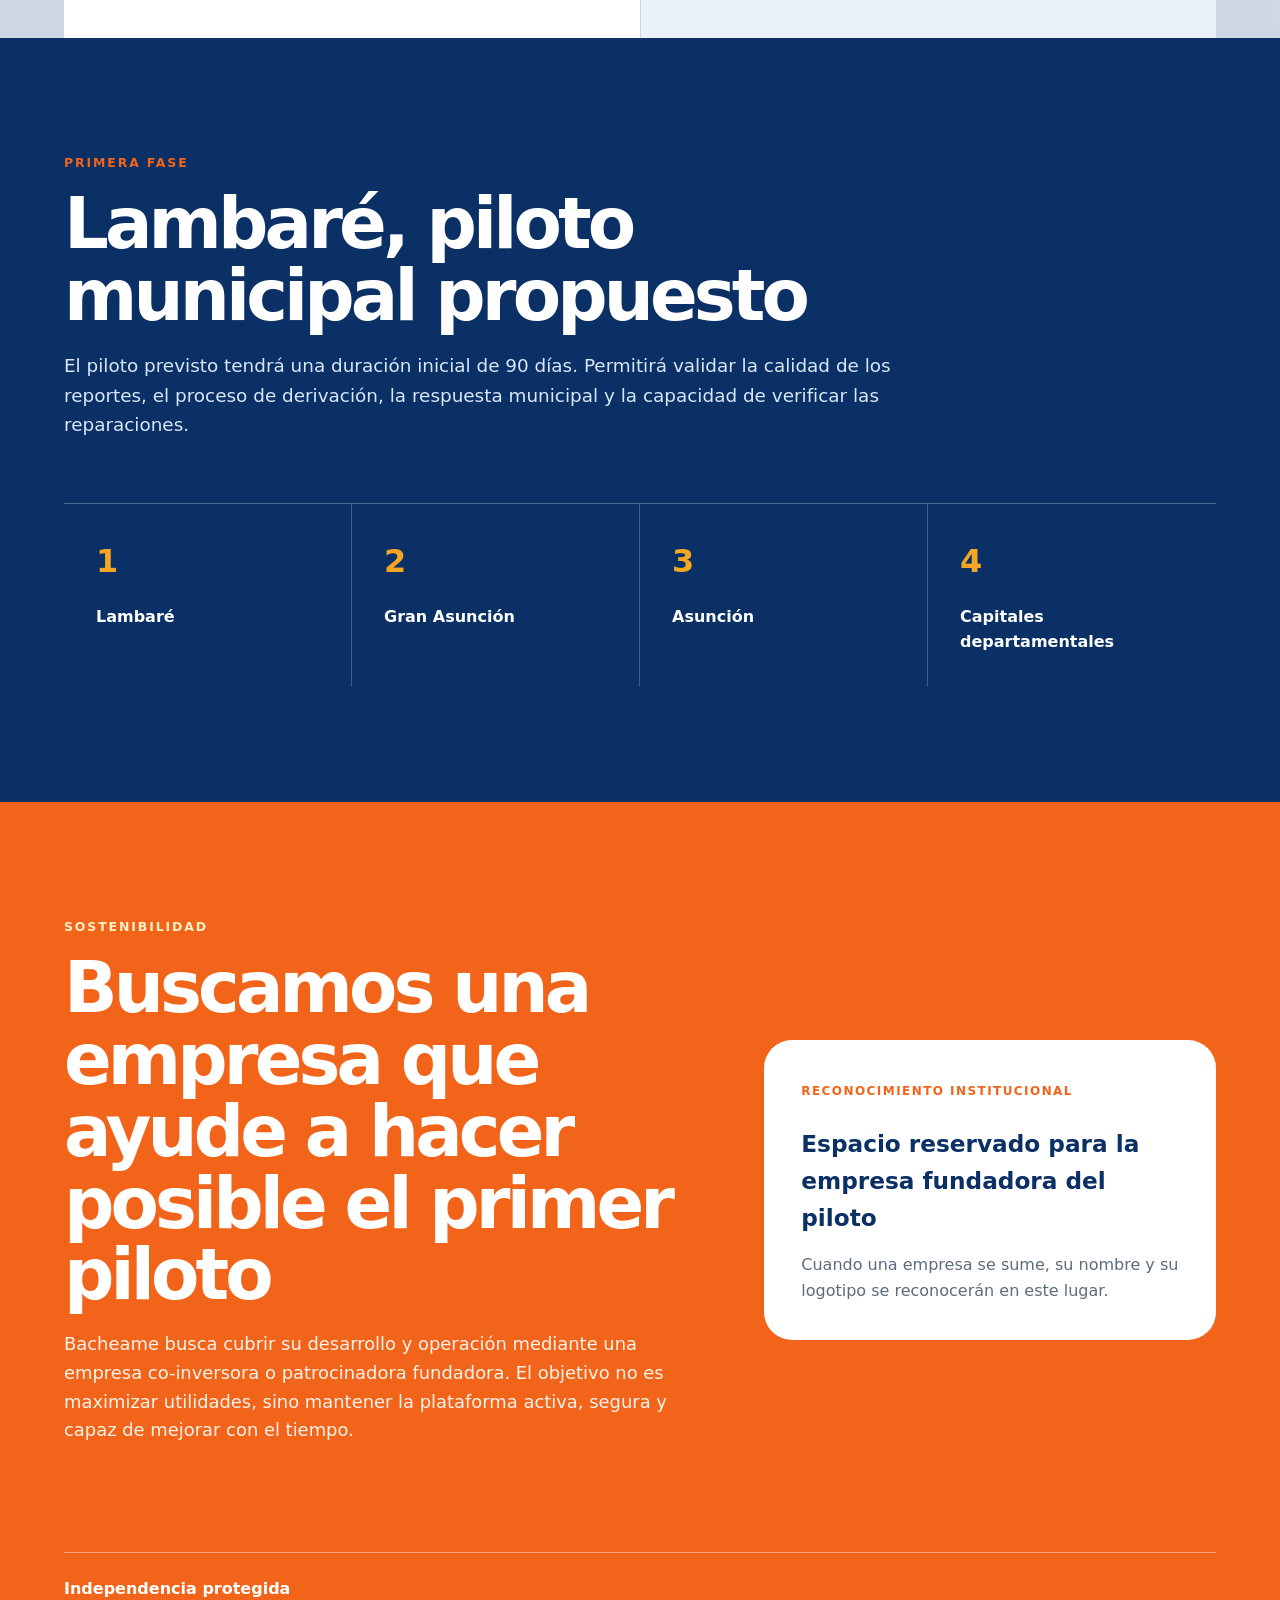
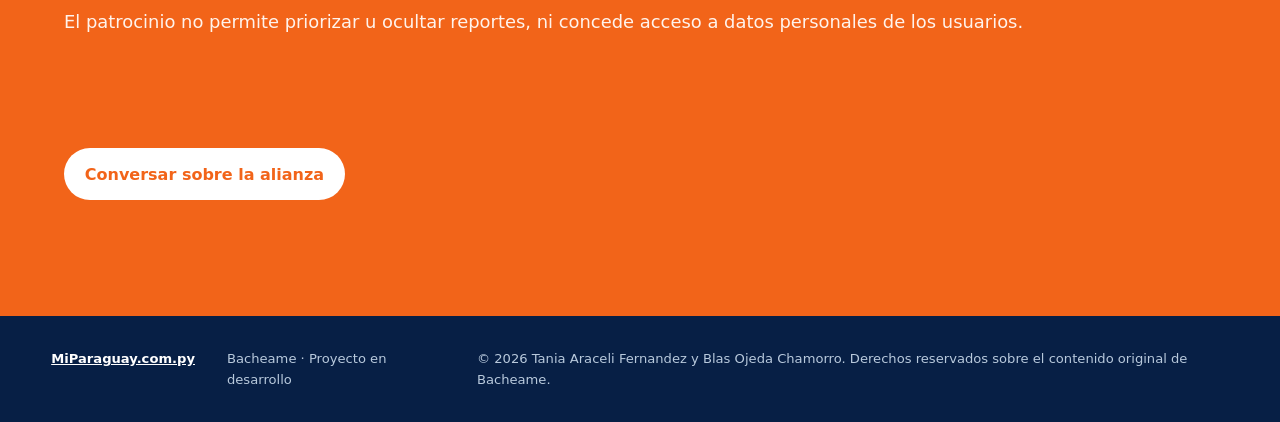
<file: bacheame/index.html>
<!doctype html>
<html lang="es">
  <head>
    <meta charset="UTF-8" />
    <meta name="viewport" content="width=device-width, initial-scale=1.0" />
    <meta
      name="description"
      content="Bacheame es una aplicación paraguaya para reportar baches con fotografía y ubicación exacta y ayudar a los municipios a priorizar intervenciones viales."
    />
    <title>Bacheame | Mi Paraguay</title>
    <link rel="icon" href="../assets/favicon.svg" type="image/svg+xml" />
    <link rel="canonical" href="https://miparaguay.com.py/bacheame/" />
    <meta property="og:type" content="website" />
    <meta property="og:title" content="Bacheame | Mi Paraguay" />
    <meta property="og:description" content="Probá la Beta Android de Bacheame para reportar baches en Gran Asunción. El piloto municipal está previsto." />
    <meta property="og:url" content="https://miparaguay.com.py/bacheame/" />
    <meta property="og:image" content="https://miparaguay.com.py/assets/bacheame-app.jpg" />
    <meta name="twitter:card" content="summary_large_image" />
    <link rel="stylesheet" href="bacheame.css?v=20261010-comunidad" />
  </head>
  <body>
    <a class="skip-link" href="#contenido">Ir al contenido</a>

    <header class="site-header">
      <a class="brand" href="../" aria-label="Volver a Mi Paraguay">
        <img src="../assets/mi-paraguay-logo.png" alt="Mi Paraguay" />
      </a>
      <nav aria-label="Navegación de Bacheame">
        <a href="#funcionamiento">Cómo funciona</a>
        <a href="#piloto">Piloto</a>
        <a href="#alianza">Alianza</a>
        <a class="nav-cta" href="../#participar">Contactar</a>
      </nav>
    </header>

    <main id="contenido">
      <section class="hero">
        <div class="hero-copy">
          <p class="eyebrow">Proyecto impulsado a través de Mi Paraguay</p>
          <h1>Bacheame</h1>
          <p class="hero-title">Reportes ciudadanos para decisiones viales más precisas</p>
          <p class="hero-lead">
            La Beta para Android ya permite fotografiar y ubicar baches. El seguimiento municipal y los puntos por reparaciones verificadas son funciones previstas para etapas posteriores.
          </p>
          <div class="hero-actions">
            <a class="button button-primary" href="https://bacheame.com.py/" target="_blank" rel="noopener">Entrar a bacheame.com.py</a>
            <a class="button button-secondary" href="#beta">Probar la Beta en Android</a>
            <a class="button button-secondary" href="#funcionamiento">Conocer el proyecto</a>
            <a class="button button-secondary" href="../#participar">Explorar una alianza</a>
          </div>
        </div>
        <div class="hero-visual">
          <img src="../assets/bacheame-logo.jpg" alt="Bacheame, Reporta y Mejora" />
        </div>
      </section>

      <section class="section introduction" aria-labelledby="intro-title">
        <p class="eyebrow">La propuesta</p>
        <h2 id="intro-title">Una fotografía puede convertirse en información útil para la comuna</h2>
        <p class="section-lead">
          Bacheame organizará reportes por calle, barrio y municipio, agrupará posibles duplicados y mostrará dónde se concentran los daños. La municipalidad conservará la decisión técnica sobre si corresponde bacheado, recapado, reparación de base o un nuevo asfaltado.
        </p>
      </section>

      <section class="section community" aria-labelledby="community-title">
        <div class="community-copy">
          <p class="eyebrow">Mejorar empieza cerca de casa</p>
          <h2 id="community-title">Juntos podemos ayudar a que cada comunidad esté mejor.</h2>
          <p>
            Quienes vivimos y transitamos un barrio solemos ver primero un bache nuevo. Para una municipalidad no es fácil saber en qué calle apareció cada daño. Una foto tomada desde un lugar seguro y la ubicación del bache pueden darle una señal concreta para evaluar dónde intervenir.
          </p>
          <a class="button button-primary" href="https://bacheame.com.py/" target="_blank" rel="noopener">Visitar bacheame.com.py</a>
          <p class="beta-meta">También podés ir directo a la <a href="#beta">Beta para Android</a>.</p>
        </div>
        <aside class="community-card" aria-label="Cómo ayuda tu aporte">
          <span class="community-card-label">Tu aporte cuenta</span>
          <strong>Vos lo encontrás. Bacheame lo ubica. La comunidad gana información.</strong>
          <p>La Beta ya recibe reportes en Gran Asunción. La coordinación formal con municipios se habilitará mediante acuerdos.</p>
          <p class="community-points">En una etapa posterior, los reportes validados y las reparaciones verificadas podrán sumar puntos Atrapabaches para reconocer a quienes ayudan a su comunidad.</p>
        </aside>
      </section>

      <section class="section beta" id="beta" aria-labelledby="beta-title">
        <div class="beta-copy">
          <p class="eyebrow">Versión Beta · Android</p>
          <h2 id="beta-title">Probá Bacheame antes que nadie</h2>
          <p>
            La aplicación está en <strong>estado Beta</strong>: ya se puede usar, pero todavía puede tener errores y va a cambiar con lo que aprendamos. Tus comentarios nos ayudan a mejorarla antes de publicarla en Google Play.
          </p>
          <a class="button button-primary" href="../descargas/Bacheame-Beta-0.9.4-build7.apk" download>Descargar Beta 0.9.4 para Android (23 MB)</a>
          <p class="beta-meta">Requiere Android 7.0 o superior. Durante la Beta, los reportes se aceptan en todo el Gran Asunción. Link para compartir: <a href="../bacheameprueba/">miparaguay.com.py/bacheameprueba</a> · <a href="reglamento/">Cómo funciona y reglamento</a></p>
        </div>
        <aside class="beta-steps" aria-label="Cómo instalarla">
          <h3>Cómo instalarla</h3>
          <ol>
            <li>Descargá el archivo desde el teléfono.</li>
            <li>Abrilo desde las notificaciones o la carpeta <em>Descargas</em>.</li>
            <li>Si Android lo pide, permití <em>instalar apps desconocidas</em> para tu navegador.</li>
            <li>Tocá <em>Instalar</em> y abrí Bacheame.</li>
          </ol>
          <p>Como todavía no está en la tienda, Google Play Protect puede mostrar un aviso. La app está firmada por Bacheame.</p>
          <p>¿Encontraste un error? Escribinos a <a href="mailto:yocreoen@miparaguay.com.py?subject=Bacheame%20Beta">yocreoen@miparaguay.com.py</a>.</p>
          <p class="beta-hash">SHA-256: e2adbc3dbd56eac53836758e8ccfb845ad00baa0081877143c7adfdbf9720997</p>
        </aside>
      </section>

      <section class="section process" id="funcionamiento" aria-labelledby="process-title">
        <div class="section-heading">
          <p class="eyebrow">Funcionamiento previsto</p>
          <h2 id="process-title">Del reporte a la reparación verificada</h2>
        </div>
        <ol class="process-grid">
          <li><span>01</span><strong>Fotografía segura</strong><p>El ciudadano registra el bache sin utilizar el teléfono mientras conduce.</p></li>
          <li><span>02</span><strong>Ubicación exacta</strong><p>La aplicación guarda coordenadas, calle, barrio, municipio y fecha.</p></li>
          <li><span>03</span><strong>Validación</strong><p>Está previsto revisar la evidencia y agrupar reportes del mismo problema.</p></li>
          <li><span>04</span><strong>Derivación municipal</strong><p>Con un acuerdo, la comuna recibiría información organizada para realizar su evaluación.</p></li>
          <li><span>05</span><strong>Seguimiento</strong><p>El caso podría mostrar si fue evaluado, programado o intervenido.</p></li>
          <li><span>06</span><strong>Atrapar y verificar</strong><p>Una fotografía posterior permitiría verificar la reparación y, cuando se habiliten, acreditar puntos Atrapabaches.</p></li>
        </ol>
      </section>

      <section class="section audiences" aria-label="Beneficios previstos por audiencia">
        <article>
          <p class="eyebrow">Para la ciudadanía</p>
          <h2>Reportar, seguir y contribuir</h2>
          <ul>
            <li>Mapa y reporte móvil sencillo.</li>
            <li>Estados públicos y trazabilidad.</li>
            <li>Puntos, niveles y ranking de Atrapabaches por reparaciones verificadas.</li>
            <li>Protección de identidad, rostros y matrículas.</li>
          </ul>
        </article>
        <article>
          <p class="eyebrow">Para los municipios</p>
          <h2>Priorizar con evidencia</h2>
          <ul>
            <li>Mapa de calor y concentración de daños.</li>
            <li>Antigüedad, reiteración y estado de cada caso.</li>
            <li>Clasificación técnica de la intervención.</li>
            <li>Historial de cambios y reparaciones verificadas.</li>
          </ul>
        </article>
      </section>

      <section class="section pilot" id="piloto">
        <div class="pilot-copy">
          <p class="eyebrow">Primera fase</p>
          <h2>Lambaré, piloto municipal propuesto</h2>
          <p>
            El piloto previsto tendrá una duración inicial de 90 días. Permitirá validar la calidad de los reportes, el proceso de derivación, la respuesta municipal y la capacidad de verificar las reparaciones.
          </p>
        </div>
        <div class="route" aria-label="Ruta territorial prevista">
          <div><strong>1</strong><span>Lambaré</span></div>
          <div><strong>2</strong><span>Gran Asunción</span></div>
          <div><strong>3</strong><span>Asunción</span></div>
          <div><strong>4</strong><span>Capitales departamentales</span></div>
        </div>
      </section>

      <section class="section partnership" id="alianza">
        <div>
          <p class="eyebrow">Sostenibilidad</p>
          <h2>Buscamos una empresa que ayude a hacer posible el primer piloto</h2>
          <p>
            Bacheame busca cubrir su desarrollo y operación mediante una empresa co-inversora o patrocinadora fundadora. El objetivo no es maximizar utilidades, sino mantener la plataforma activa, segura y capaz de mejorar con el tiempo.
          </p>
        </div>
        <aside>
          <span>Reconocimiento institucional</span>
          <strong>Espacio reservado para la empresa fundadora del piloto</strong>
          <p>Cuando una empresa se sume, su nombre y su logotipo se reconocerán en este lugar.</p>
        </aside>
        <div class="independence">
          <strong>Independencia protegida</strong>
          <p>El patrocinio no permite priorizar u ocultar reportes, ni concede acceso a datos personales de los usuarios.</p>
        </div>
        <a class="button button-light" href="mailto:yocreoen@miparaguay.com.py?subject=Quiero%20conocer%20o%20auspiciar%20Bacheame">Conversar sobre la alianza</a>
      </section>
    </main>

    <footer>
      <a href="../">MiParaguay.com.py</a>
      <span>Bacheame · Proyecto en desarrollo</span>
      <span>© 2026 Tania Araceli Fernandez y Blas Ojeda Chamorro. Derechos reservados sobre el contenido original de Bacheame.</span>
    </footer>
    <script src="../bacheameprueba/contador.js" defer></script>
  </body>
</html>
</file>
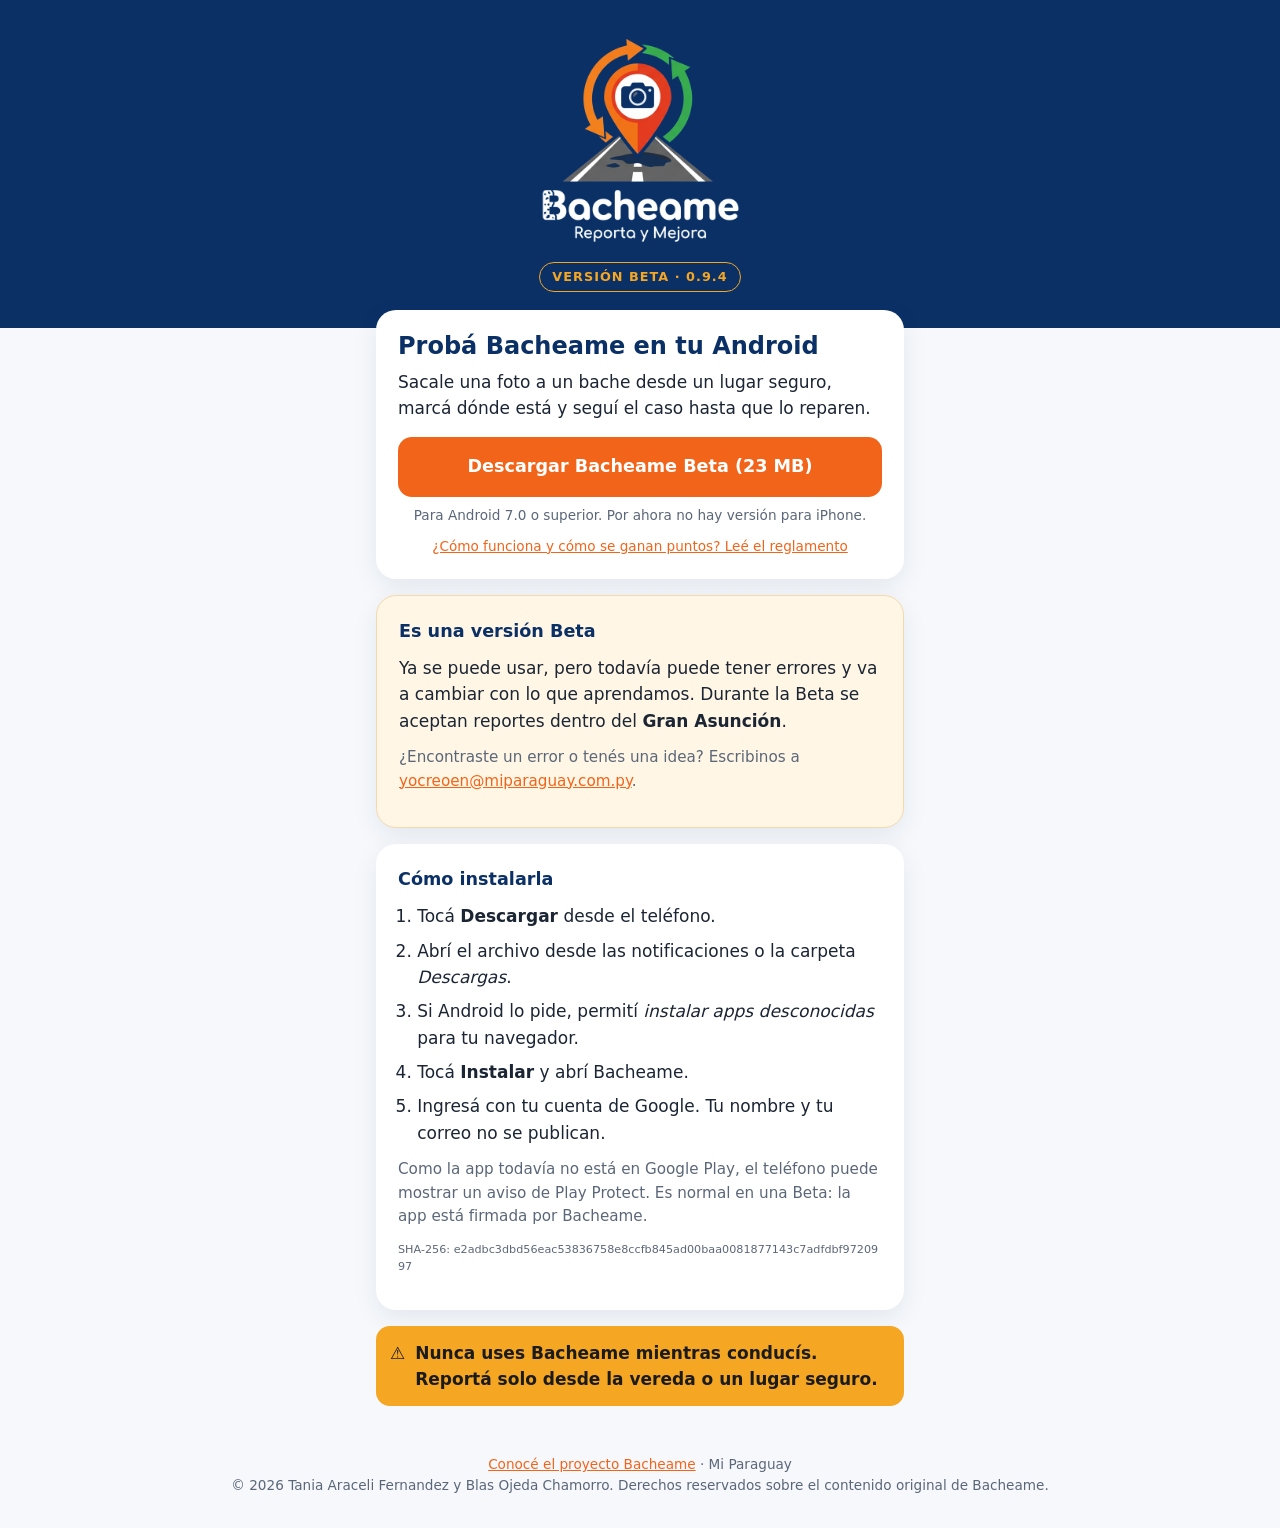
<file: bacheameprueba/index.html>
<!doctype html>
<html lang="es-PY">
<head>
  <meta charset="utf-8" />
  <meta name="viewport" content="width=device-width, initial-scale=1" />
  <title>Bacheame Beta · Descargar para Android</title>
  <meta name="description" content="Descargá la versión Beta de Bacheame para Android y ayudanos a probarla en el Gran Asunción." />
  <meta name="robots" content="noindex" />
  <meta name="theme-color" content="#0A3066" />
  <meta property="og:title" content="Bacheame Beta para Android" />
  <meta property="og:description" content="Reportá baches con foto y ubicación. Descargá la Beta y ayudanos a probarla." />
  <meta property="og:type" content="website" />
  <meta property="og:url" content="https://miparaguay.com.py/bacheameprueba/" />
  <meta property="og:image" content="https://miparaguay.com.py/bacheameprueba/logo.png" />
  <meta name="twitter:card" content="summary_large_image" />
  <link rel="canonical" href="https://miparaguay.com.py/bacheameprueba/" />
  <link rel="icon" href="icono.png" />
  <style>
    :root { --navy: #0A3066; --orange: #F26419; --amber: #F5A623; --green: #38AF4B; --ink: #1B2533; --muted: #5B6778; }
    * { box-sizing: border-box; }
    body { margin: 0; font: 17px/1.55 system-ui, -apple-system, "Segoe UI", Roboto, sans-serif; color: var(--ink); background: #F6F8FB; }
    .top { background: var(--navy); color: #fff; text-align: center; padding: 28px 16px 36px; }
    .top img { width: min(220px, 60vw); height: auto; display: block; margin: 0 auto 14px; }
    .badge { display: inline-block; padding: 4px 12px; border-radius: 999px; border: 1px solid var(--amber); color: var(--amber); font-weight: 800; font-size: .8rem; letter-spacing: .08em; }
    main { max-width: 560px; margin: -18px auto 0; padding: 0 16px 40px; }
    .card { background: #fff; border-radius: 20px; padding: 22px; box-shadow: 0 8px 24px rgba(10,48,102,.08); margin-bottom: 16px; }
    h1 { font-size: 1.5rem; line-height: 1.2; margin: 0 0 8px; color: var(--navy); }
    h2 { font-size: 1.1rem; margin: 0 0 10px; color: var(--navy); }
    p { margin: 0 0 12px; }
    .muted { color: var(--muted); font-size: .95rem; }
    .download { display: block; text-align: center; background: var(--orange); color: #fff; text-decoration: none; font-weight: 800; font-size: 1.1rem; padding: 16px; border-radius: 14px; margin: 16px 0 8px; }
    .download:active { transform: translateY(1px); }
    .small { font-size: .85rem; color: var(--muted); text-align: center; margin: 0; }
    .beta { background: #FFF6E5; border: 1px solid #F3D9AE; }
    ol { padding-left: 1.2rem; margin: 0; }
    li { margin-bottom: 8px; }
    .safety { display: flex; gap: 10px; align-items: flex-start; background: var(--amber); color: #1b1b1b; border-radius: 14px; padding: 14px; font-weight: 600; }
    .hash { font-size: .7rem; color: var(--muted); word-break: break-all; margin-top: 10px; }
    a { color: var(--orange); }
    footer { text-align: center; color: var(--muted); font-size: .85rem; padding: 8px 16px 32px; }
  </style>
</head>
<body>
  <header class="top">
    <img src="logo.png" alt="Bacheame · Reporta y Mejora" width="560" height="618" />
    <span class="badge">VERSIÓN BETA · 0.9.4</span>
  </header>

  <main>
    <section class="card">
      <h1>Probá Bacheame en tu Android</h1>
      <p>Sacale una foto a un bache desde un lugar seguro, marcá dónde está y seguí el caso hasta que lo reparen.</p>
      <a class="download" href="../descargas/Bacheame-Beta-0.9.4-build7.apk" download>Descargar Bacheame Beta (23 MB)</a>
      <p class="small">Para Android 7.0 o superior. Por ahora no hay versión para iPhone.</p>
      <p class="small" style="margin-top:10px"><a href="../bacheame/reglamento/">¿Cómo funciona y cómo se ganan puntos? Leé el reglamento</a></p>
    </section>

    <section class="card beta">
      <h2>Es una versión Beta</h2>
      <p>Ya se puede usar, pero todavía puede tener errores y va a cambiar con lo que aprendamos. Durante la Beta se aceptan reportes dentro del <strong>Gran Asunción</strong>.</p>
      <p class="muted">¿Encontraste un error o tenés una idea? Escribinos a <a href="mailto:yocreoen@miparaguay.com.py?subject=Bacheame%20Beta">yocreoen@miparaguay.com.py</a>.</p>
    </section>

    <section class="card">
      <h2>Cómo instalarla</h2>
      <ol>
        <li>Tocá <strong>Descargar</strong> desde el teléfono.</li>
        <li>Abrí el archivo desde las notificaciones o la carpeta <em>Descargas</em>.</li>
        <li>Si Android lo pide, permití <em>instalar apps desconocidas</em> para tu navegador.</li>
        <li>Tocá <strong>Instalar</strong> y abrí Bacheame.</li>
        <li>Ingresá con tu cuenta de Google. Tu nombre y tu correo no se publican.</li>
      </ol>
      <p class="muted" style="margin-top:12px">Como la app todavía no está en Google Play, el teléfono puede mostrar un aviso de Play Protect. Es normal en una Beta: la app está firmada por Bacheame.</p>
      <p class="hash">SHA-256: e2adbc3dbd56eac53836758e8ccfb845ad00baa0081877143c7adfdbf9720997</p>
    </section>

    <div class="safety" role="note">
      <span aria-hidden="true">⚠️</span>
      <span>Nunca uses Bacheame mientras conducís. Reportá solo desde la vereda o un lugar seguro.</span>
    </div>
  </main>

  <footer>
    <a href="../bacheame/">Conocé el proyecto Bacheame</a> · Mi Paraguay<br />© 2026 Tania Araceli Fernandez y Blas Ojeda Chamorro. Derechos reservados sobre el contenido original de Bacheame.
  </footer>
  <script src="contador.js" defer></script>
</body>
</html>
</file>
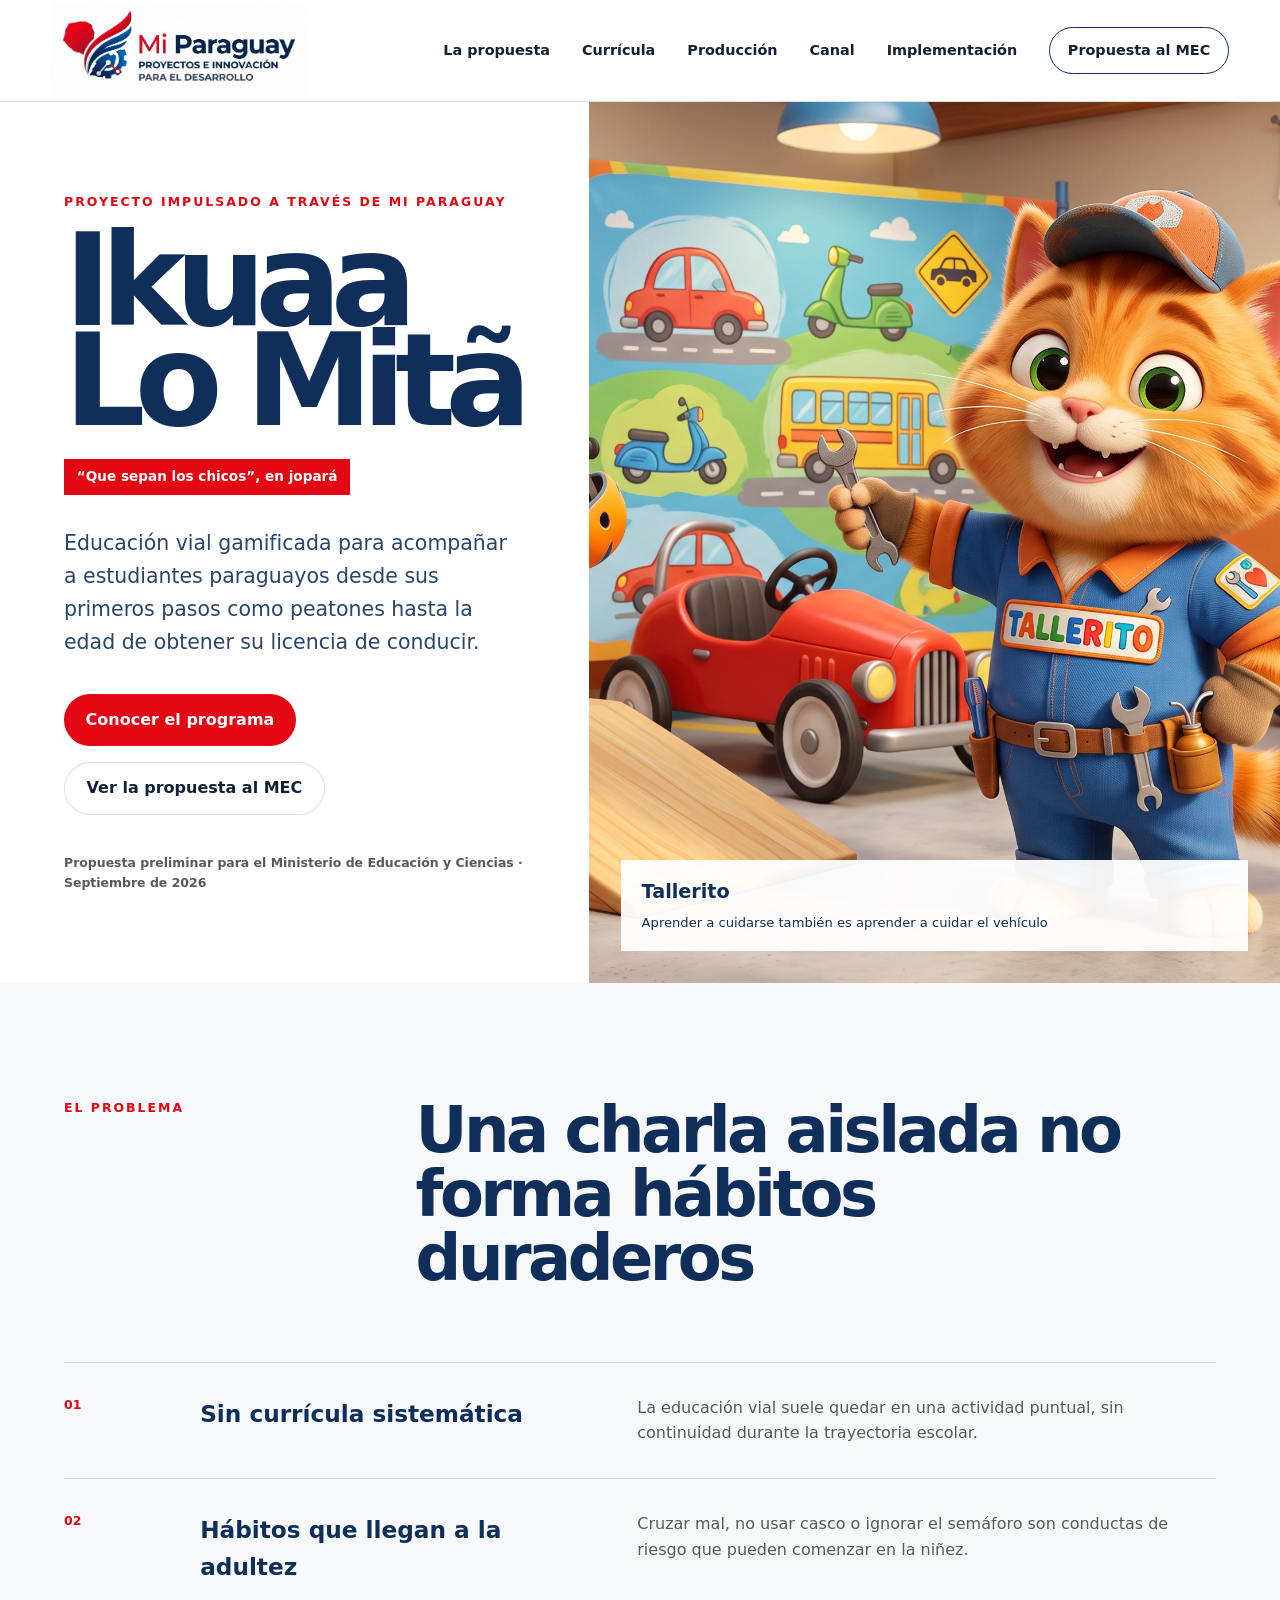
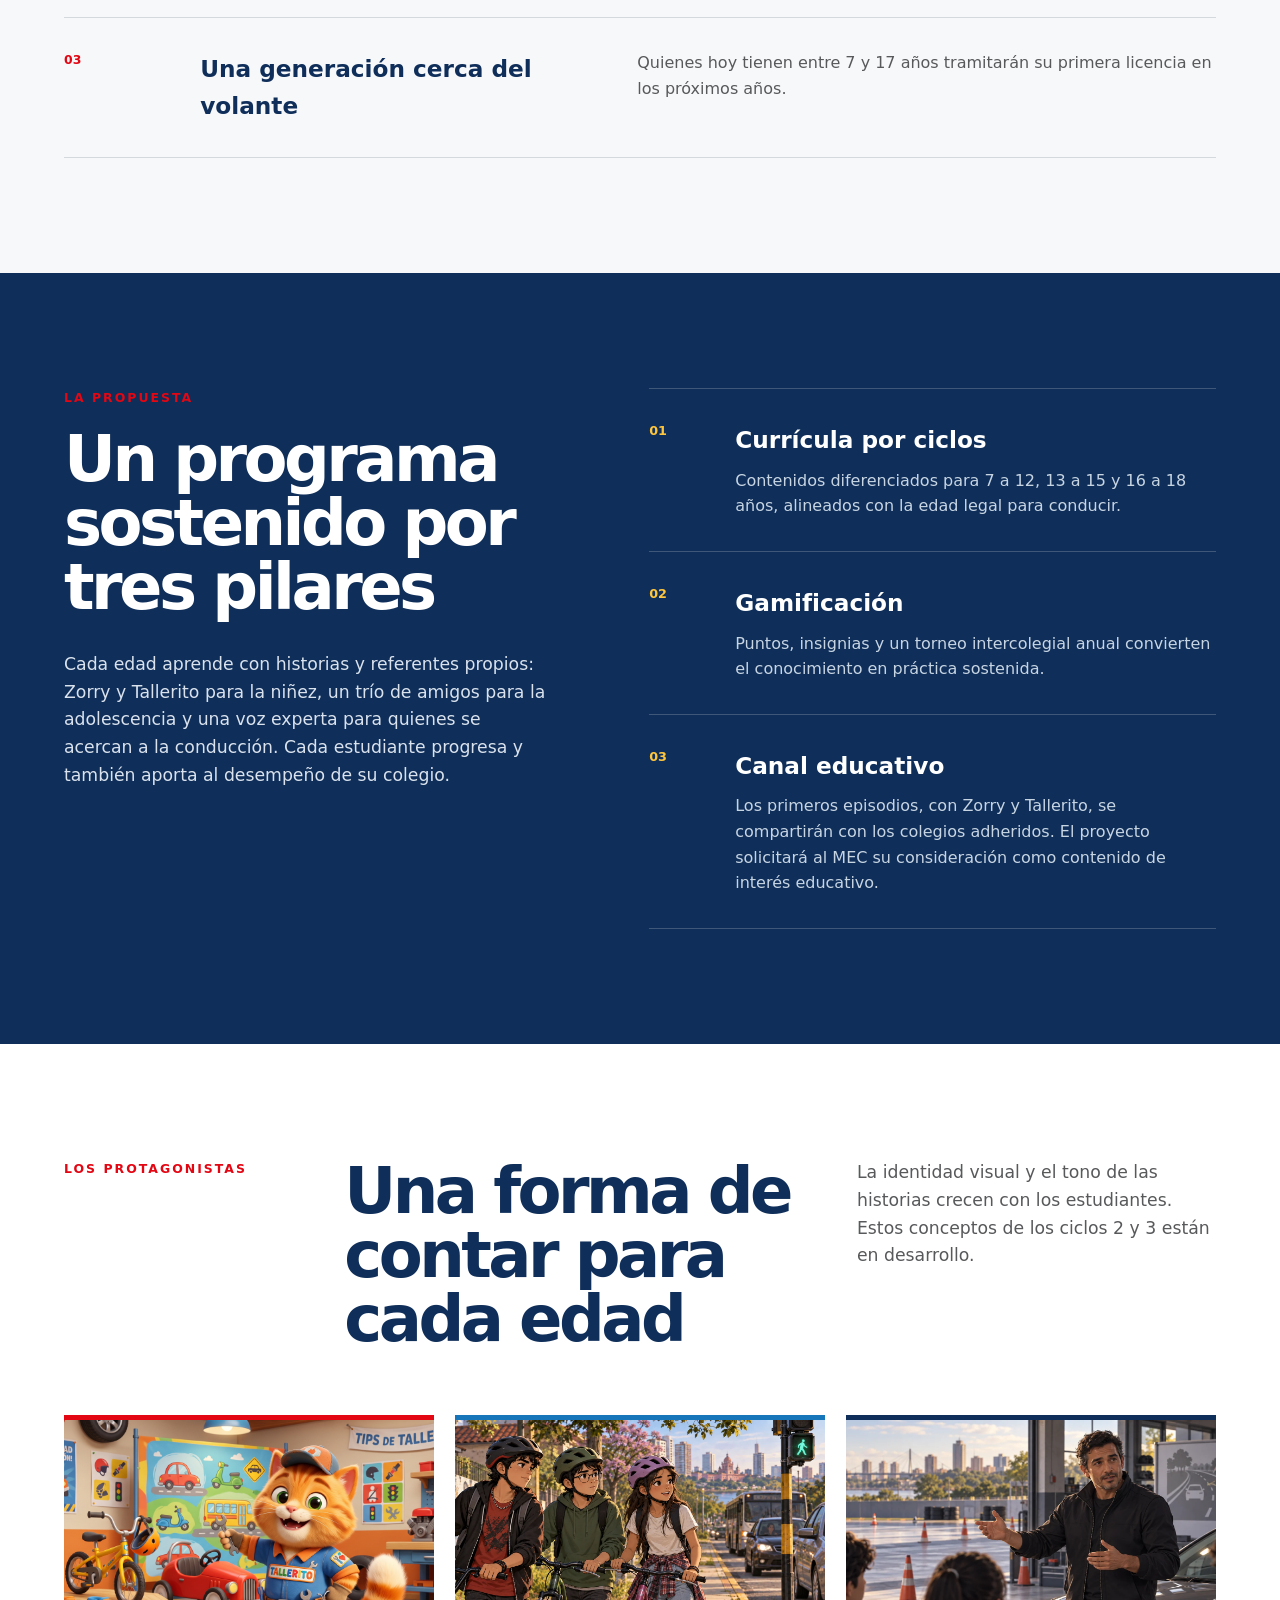
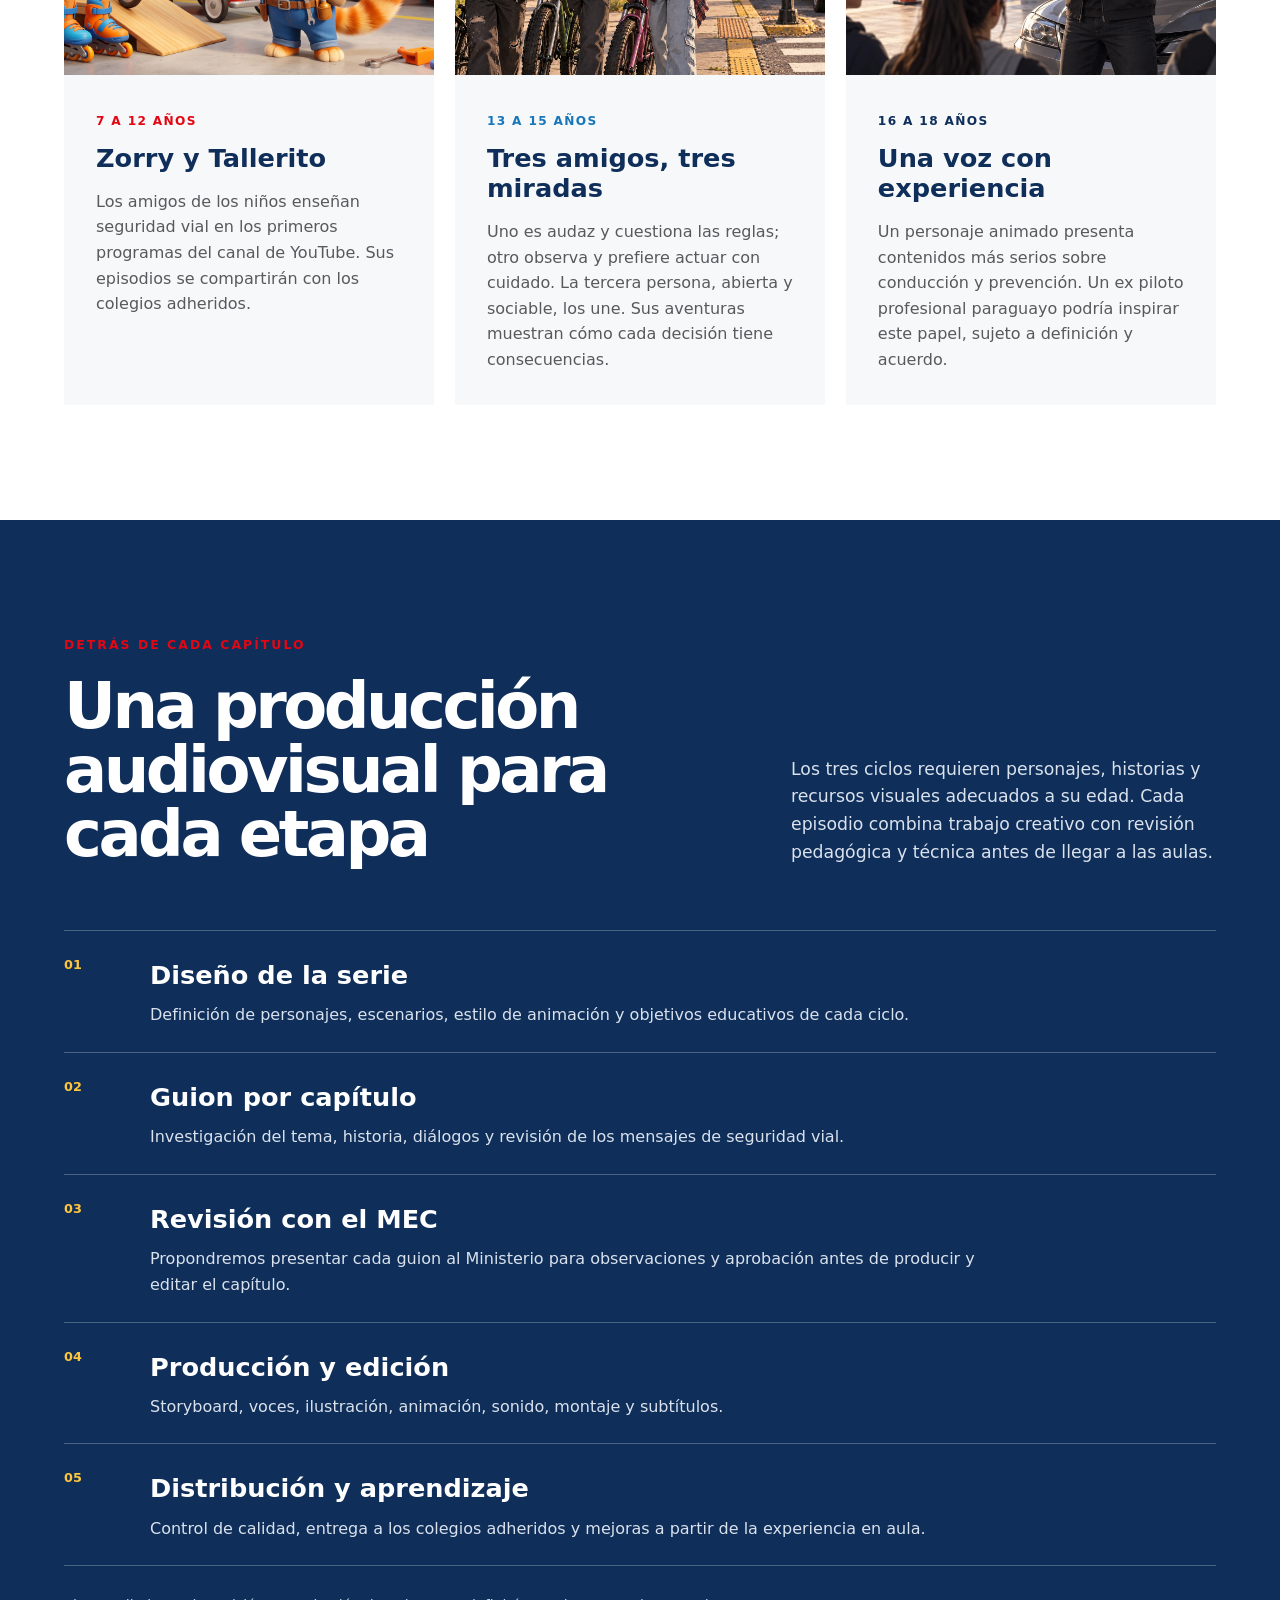
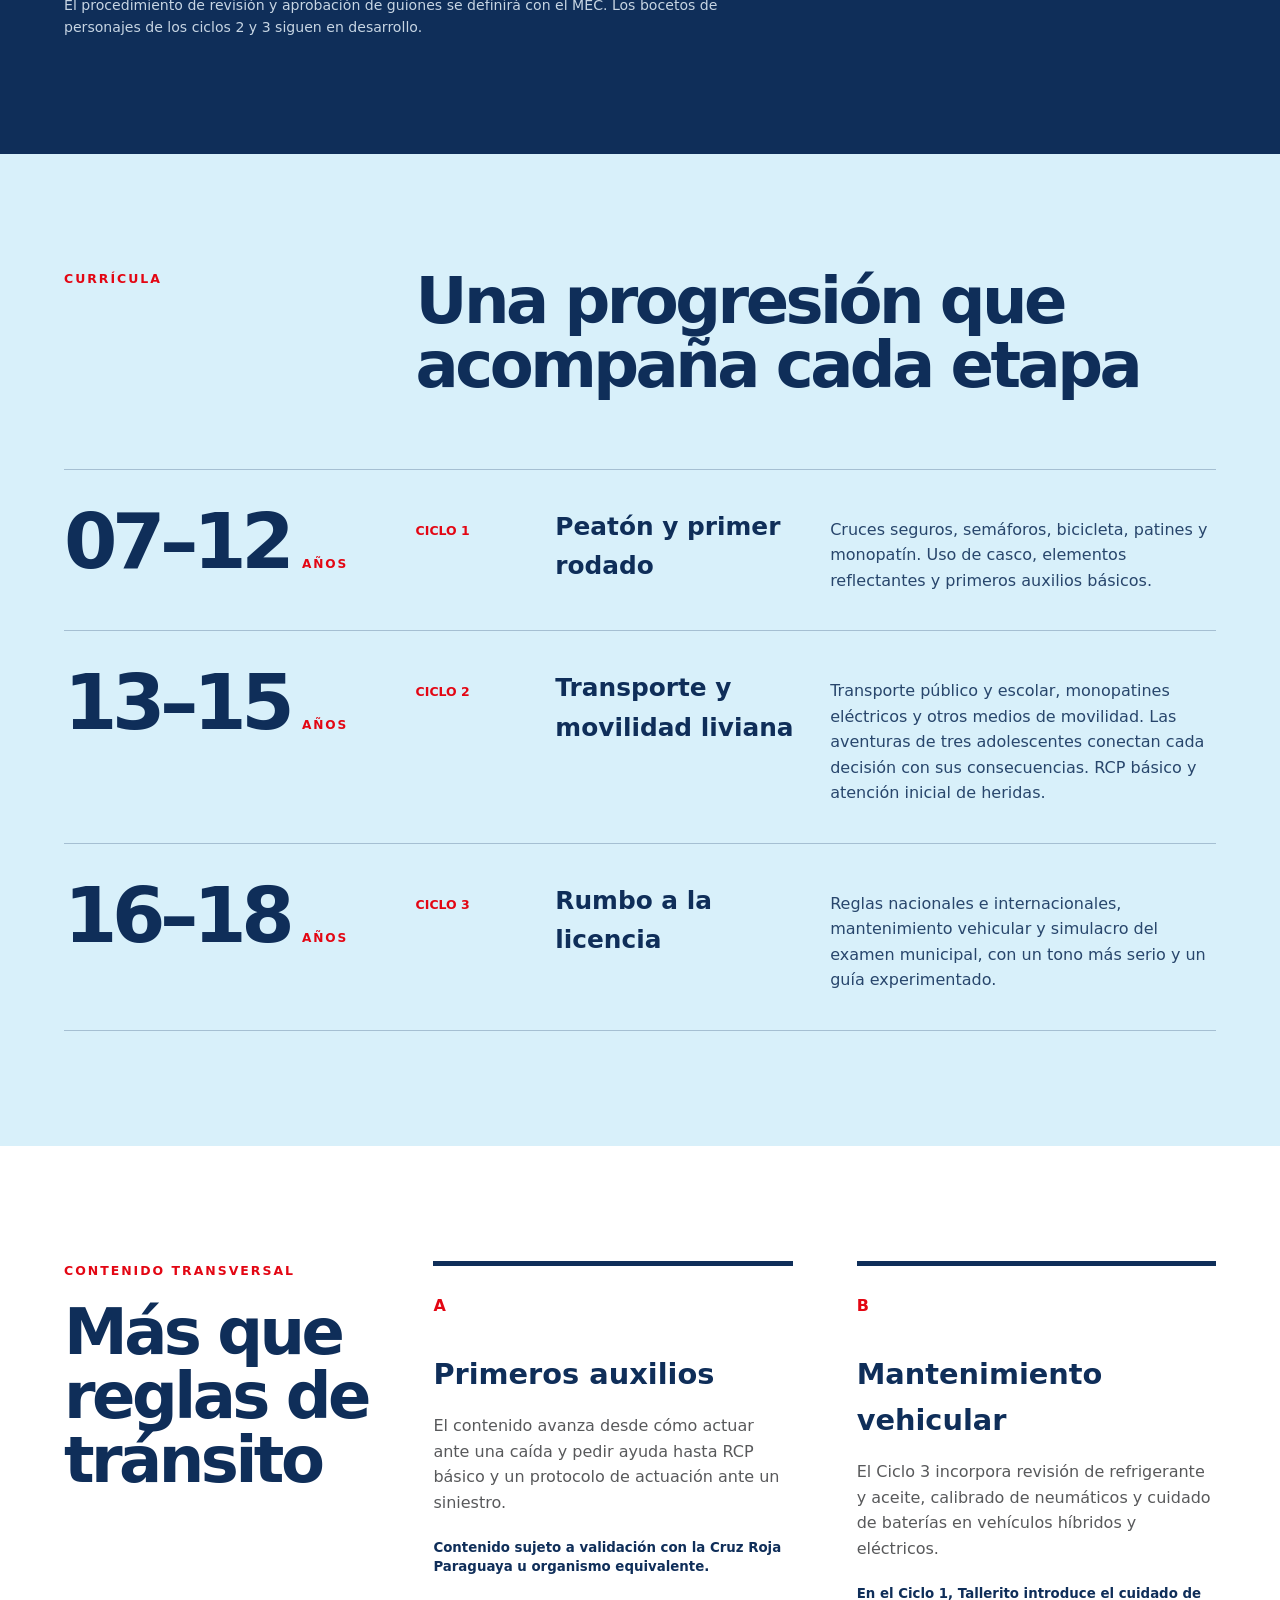
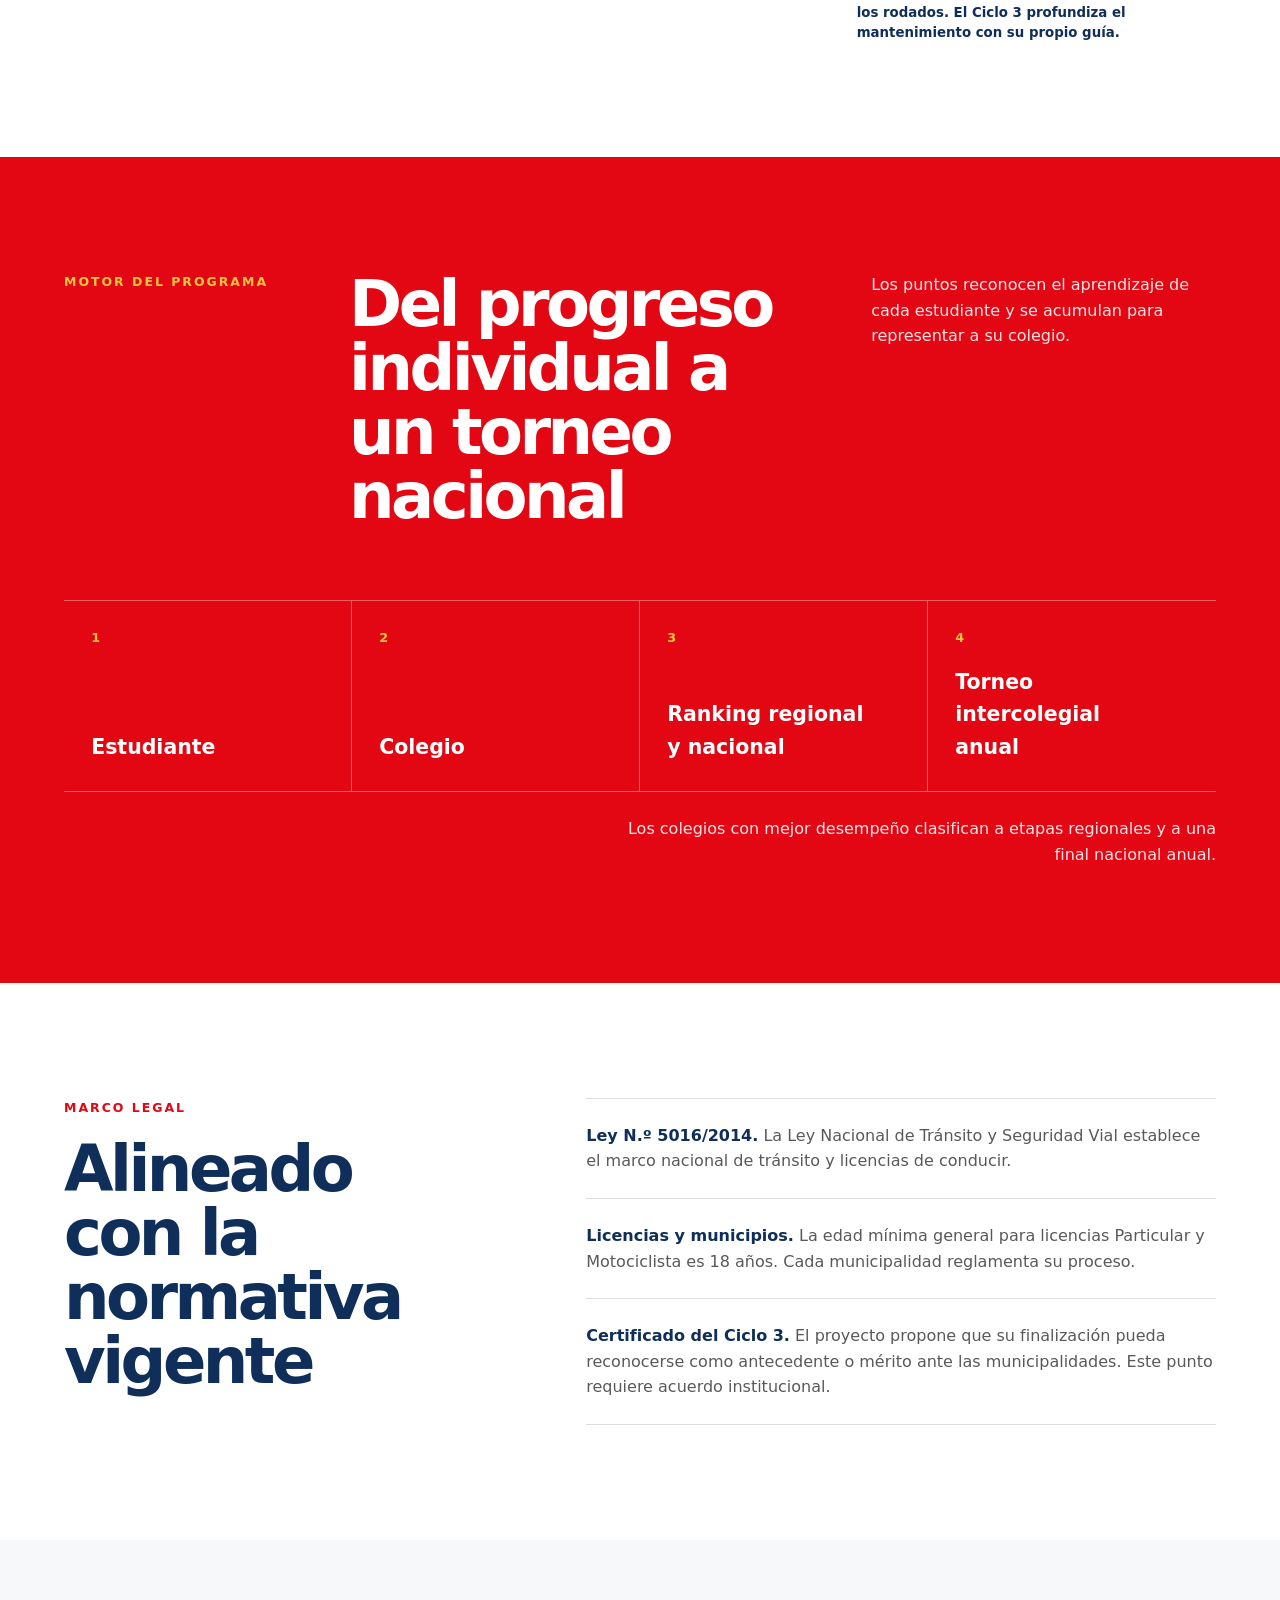
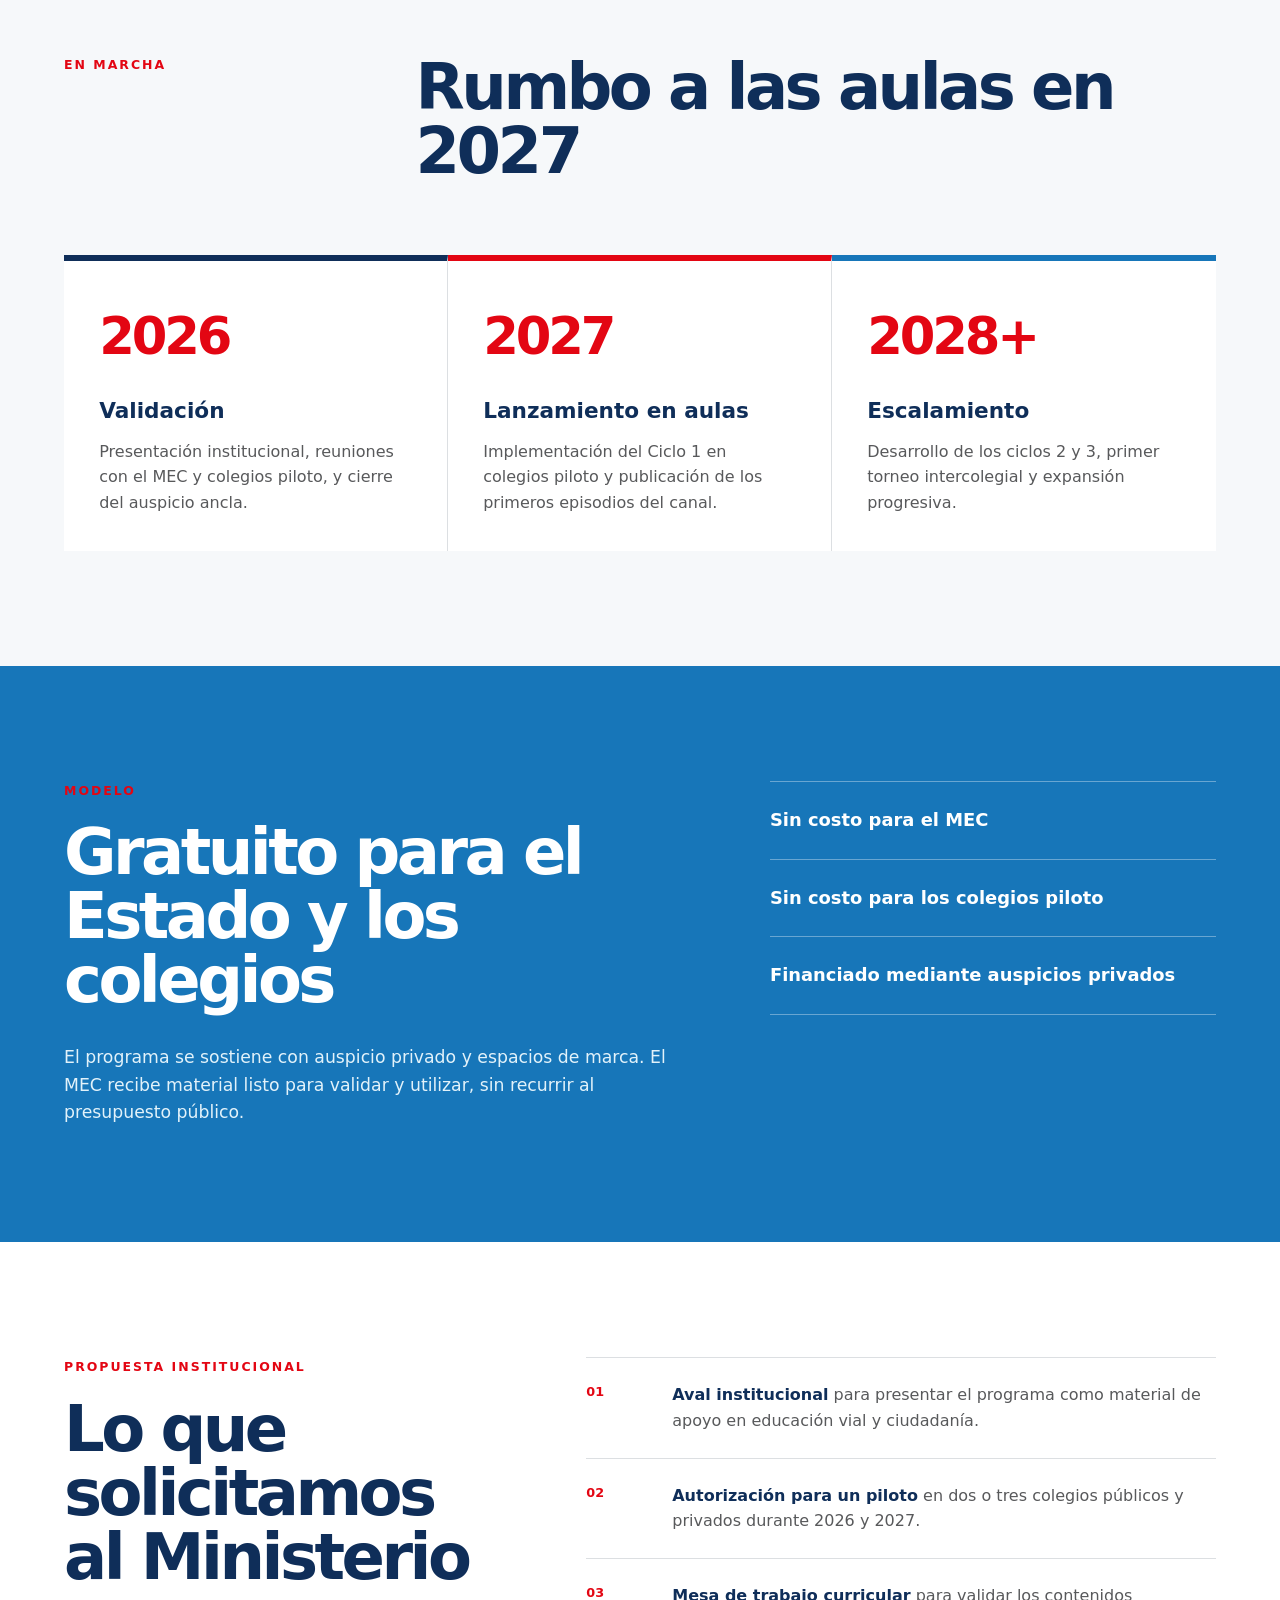
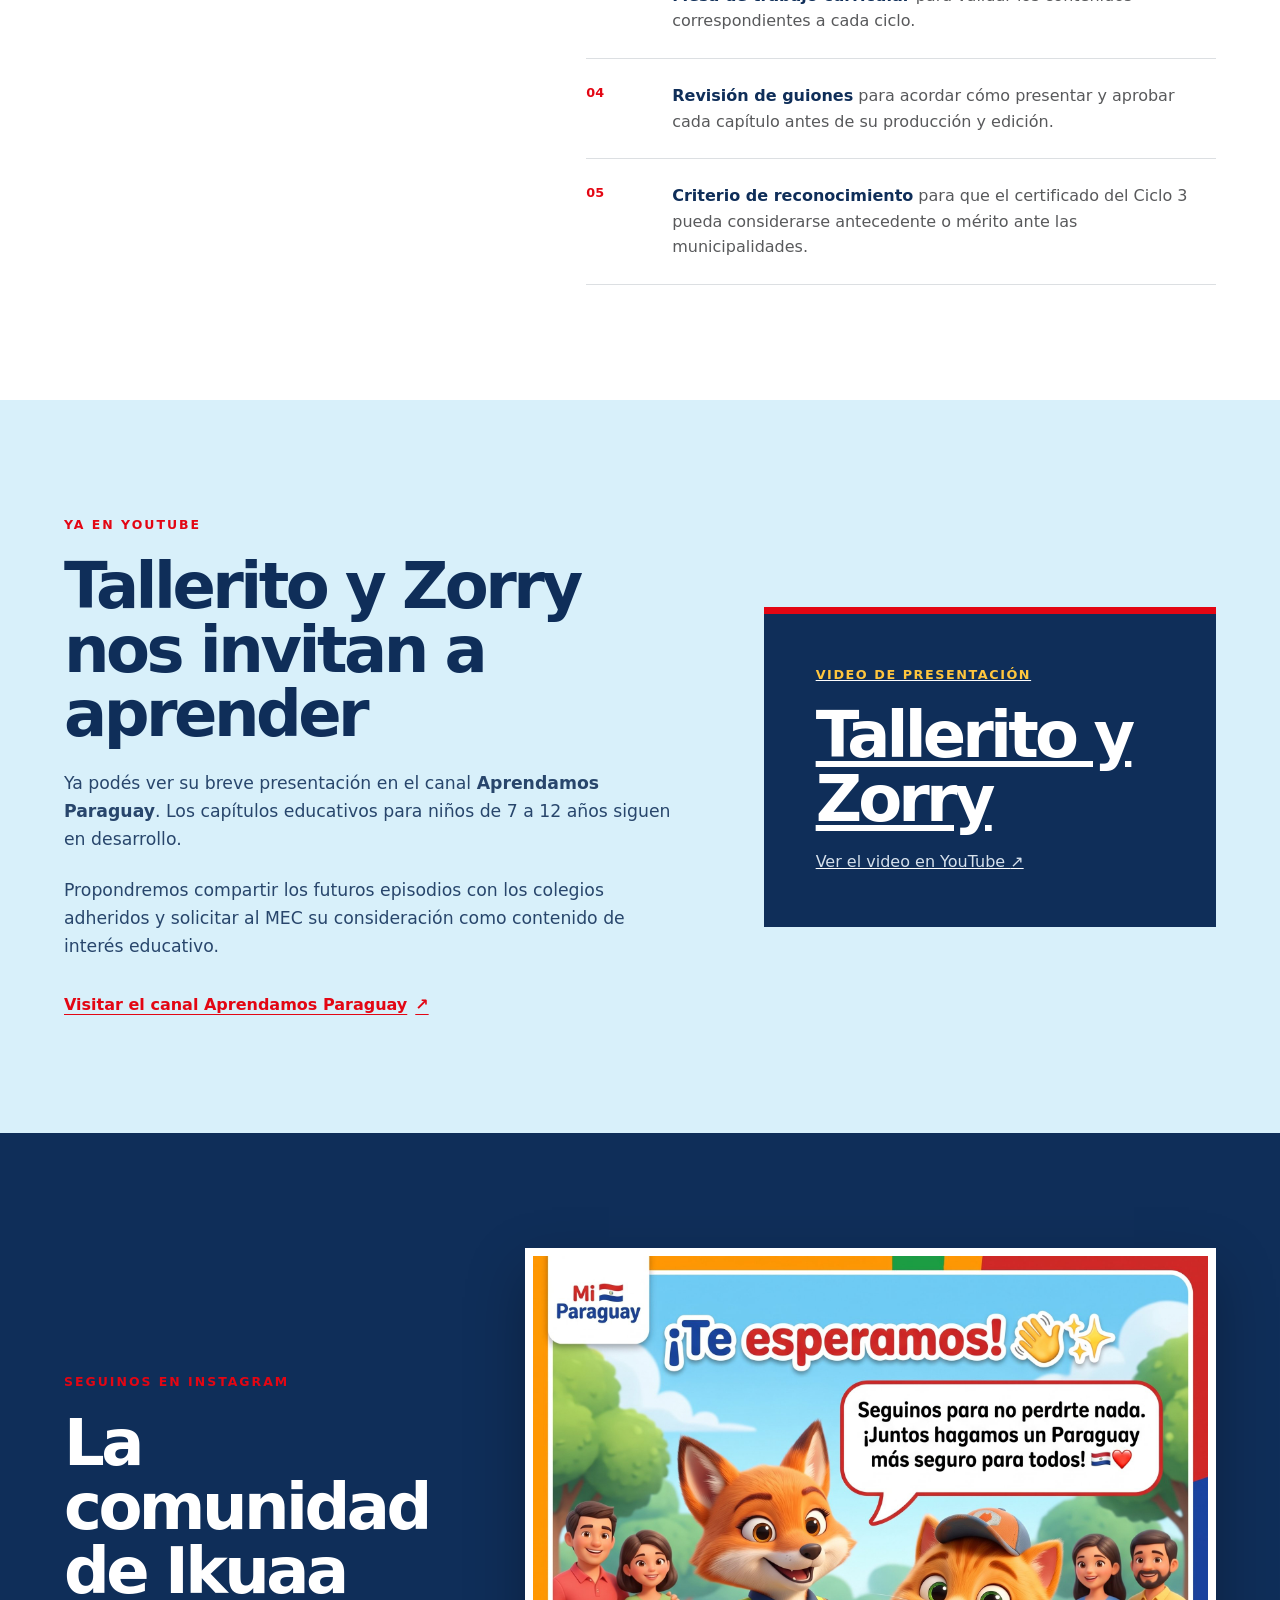
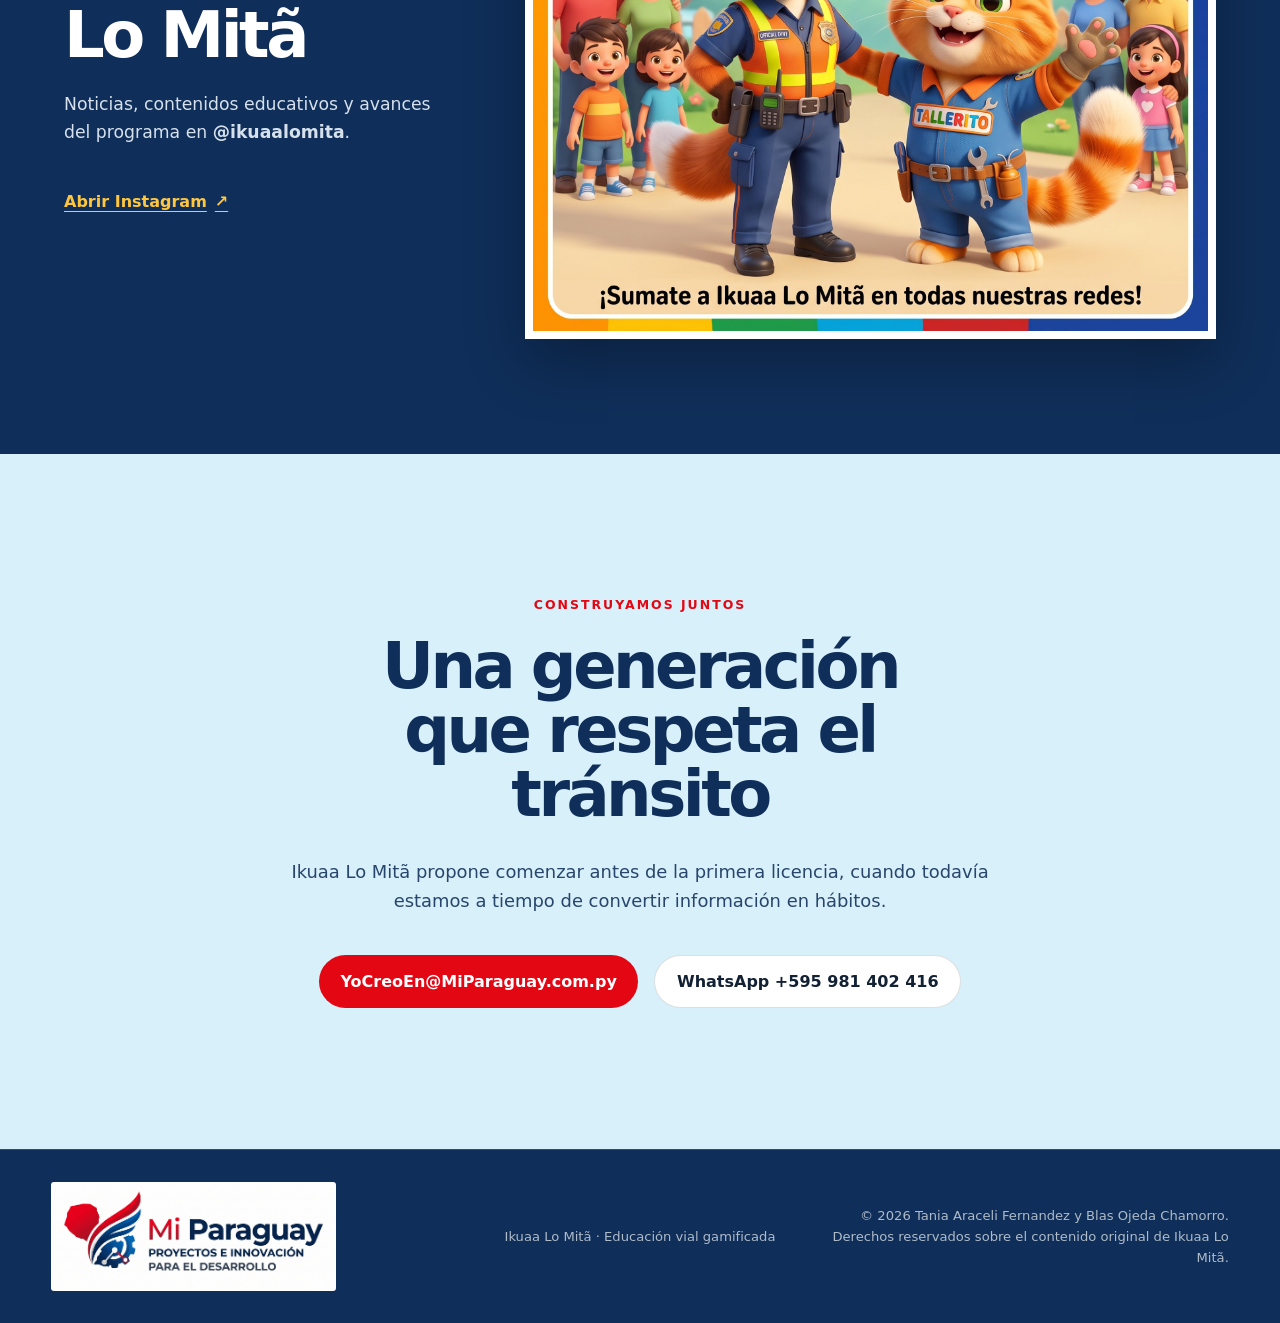
<file: ikuaa-site/index.html>
<!doctype html>
<html lang="es">
  <head>
    <meta charset="UTF-8" />
    <meta name="viewport" content="width=device-width, initial-scale=1.0" />
    <meta
      name="description"
      content="Ikuaa Lo Mitã es un programa de educación vial gamificada para estudiantes paraguayos de 7 a 18 años, impulsado por Mi Paraguay."
    />
    <title>Ikuaa Lo Mitã | Educación vial para las aulas de Paraguay</title>
    <link rel="canonical" href="https://ikuaalomita.com.py/" />
    <meta property="og:type" content="website" />
    <meta property="og:title" content="Ikuaa Lo Mitã | Educación vial para las aulas de Paraguay" />
    <meta property="og:description" content="Historias, contenidos y desafíos de educación vial para estudiantes paraguayos de 7 a 18 años." />
    <meta property="og:url" content="https://ikuaalomita.com.py/" />
    <meta property="og:image" content="https://ikuaalomita.com.py/assets/tallerito.jpg" />
    <link rel="icon" href="assets/favicon.svg" type="image/svg+xml" />
    <link rel="stylesheet" href="styles.css" />
    <link rel="stylesheet" href="ikuaa.css" />
  </head>
  <body class="project-page">
    <a class="skip-link" href="#contenido">Ir al contenido</a>
    <header class="site-header">
      <a class="brand" href="https://miparaguay.com.py/" aria-label="Mi Paraguay, página principal">
        <img
          class="brand-logo"
          src="assets/mi-paraguay-logo.png"
          alt="Mi Paraguay — Proyectos e Innovación para el Desarrollo"
        />
      </a>

      <button class="menu-button" type="button" aria-expanded="false" aria-controls="navigation">
        <span class="sr-only">Abrir menú</span>
        <span></span><span></span>
      </button>

      <nav id="navigation" class="navigation" aria-label="Navegación de Ikuaa Lo Mitã">
        <a href="#propuesta">La propuesta</a>
        <a href="#curricula">Currícula</a>
        <a href="#produccion">Producción</a>
        <a href="#canal">Canal</a>
        <a href="#implementacion">Implementación</a>
        <a class="nav-cta" href="#solicitud">Propuesta al MEC</a>
      </nav>
    </header>

    <main id="contenido">
      <section class="ikuaa-hero" id="inicio">
        <div class="ikuaa-hero-copy">
          <p class="eyebrow">Proyecto impulsado a través de Mi Paraguay</p>
          <h1>Ikuaa<br />Lo Mitã</h1>
          <p class="ikuaa-meaning">“Que sepan los chicos”, en jopará</p>
          <p class="ikuaa-lead">
            Educación vial gamificada para acompañar a estudiantes paraguayos desde sus primeros pasos como peatones hasta la edad de obtener su licencia de conducir.
          </p>
          <div class="hero-actions">
            <a class="button button-primary" href="#propuesta">Conocer el programa</a>
            <a class="button button-secondary" href="#solicitud">Ver la propuesta al MEC</a>
          </div>
          <p class="proposal-status">Propuesta preliminar para el Ministerio de Educación y Ciencias · Septiembre de 2026</p>
        </div>
        <div class="ikuaa-hero-image">
          <img src="assets/tallerito.jpg" alt="Tallerito, mascota mecánica del programa Ikuaa Lo Mitã, en su taller educativo" />
          <div class="image-caption"><strong>Tallerito</strong><span>Aprender a cuidarse también es aprender a cuidar el vehículo</span></div>
        </div>
      </section>

      <section class="problem-section ikuaa-section" aria-labelledby="problema-title">
        <div class="section-intro">
          <p class="eyebrow">El problema</p>
          <h2 id="problema-title">Una charla aislada no forma hábitos duraderos</h2>
        </div>
        <div class="problem-list">
          <article>
            <span>01</span>
            <h3>Sin currícula sistemática</h3>
            <p>La educación vial suele quedar en una actividad puntual, sin continuidad durante la trayectoria escolar.</p>
          </article>
          <article>
            <span>02</span>
            <h3>Hábitos que llegan a la adultez</h3>
            <p>Cruzar mal, no usar casco o ignorar el semáforo son conductas de riesgo que pueden comenzar en la niñez.</p>
          </article>
          <article>
            <span>03</span>
            <h3>Una generación cerca del volante</h3>
            <p>Quienes hoy tienen entre 7 y 17 años tramitarán su primera licencia en los próximos años.</p>
          </article>
        </div>
      </section>

      <section class="proposal-section ikuaa-section" id="propuesta">
        <div class="proposal-heading">
          <p class="eyebrow">La propuesta</p>
          <h2>Un programa sostenido por tres pilares</h2>
          <p>
            Cada edad aprende con historias y referentes propios: Zorry y Tallerito para la niñez, un trío de amigos para la adolescencia y una voz experta para quienes se acercan a la conducción. Cada estudiante progresa y también aporta al desempeño de su colegio.
          </p>
        </div>
        <div class="pillar-list">
          <article>
            <span class="pillar-number">01</span>
            <div><h3>Currícula por ciclos</h3><p>Contenidos diferenciados para 7 a 12, 13 a 15 y 16 a 18 años, alineados con la edad legal para conducir.</p></div>
          </article>
          <article>
            <span class="pillar-number">02</span>
            <div><h3>Gamificación</h3><p>Puntos, insignias y un torneo intercolegial anual convierten el conocimiento en práctica sostenida.</p></div>
          </article>
          <article>
            <span class="pillar-number">03</span>
            <div><h3>Canal educativo</h3><p>Los primeros episodios, con Zorry y Tallerito, se compartirán con los colegios adheridos. El proyecto solicitará al MEC su consideración como contenido de interés educativo.</p></div>
          </article>
        </div>
      </section>

      <section class="characters-section ikuaa-section" aria-labelledby="personajes-title">
        <div class="characters-intro">
          <p class="eyebrow">Los protagonistas</p>
          <h2 id="personajes-title">Una forma de contar para cada edad</h2>
          <p>La identidad visual y el tono de las historias crecen con los estudiantes. Estos conceptos de los ciclos 2 y 3 están en desarrollo.</p>
        </div>
        <div class="character-stages">
          <article class="character-stage character-stage-one">
            <div class="character-stage-visual"><img src="assets/tallerito.jpg" alt="Tallerito, uno de los amigos que acompaña a los niños en el primer ciclo" loading="lazy" /></div>
            <div class="character-stage-copy"><span class="character-stage-age">7 a 12 años</span><h3>Zorry y Tallerito</h3><p>Los amigos de los niños enseñan seguridad vial en los primeros programas del canal de YouTube. Sus episodios se compartirán con los colegios adheridos.</p></div>
          </article>
          <article class="character-stage character-stage-two">
            <div class="character-stage-visual"><img src="assets/ikuaa-trio-13-15-concepto.webp" alt="Concepto ilustrativo de tres adolescentes con personalidades distintas que aprenden juntos en la vía pública" loading="lazy" /></div>
            <div class="character-stage-copy"><span class="character-stage-age">13 a 15 años</span><h3>Tres amigos, tres miradas</h3><p>Uno es audaz y cuestiona las reglas; otro observa y prefiere actuar con cuidado. La tercera persona, abierta y sociable, los une. Sus aventuras muestran cómo cada decisión tiene consecuencias.</p></div>
          </article>
          <article class="character-stage character-stage-three">
            <div class="character-stage-visual"><img src="assets/ikuaa-guia-16-18-concepto.webp" alt="Concepto ilustrativo de un guía adulto que conversa sobre conducción responsable con jóvenes" loading="lazy" /></div>
            <div class="character-stage-copy"><span class="character-stage-age">16 a 18 años</span><h3>Una voz con experiencia</h3><p>Un personaje animado presenta contenidos más serios sobre conducción y prevención. Un ex piloto profesional paraguayo podría inspirar este papel, sujeto a definición y acuerdo.</p></div>
          </article>
        </div>
      </section>

      <section class="production-section ikuaa-section" id="produccion" aria-labelledby="produccion-title">
        <div class="production-heading">
          <div>
            <p class="eyebrow">Detrás de cada capítulo</p>
            <h2 id="produccion-title">Una producción audiovisual para cada etapa</h2>
          </div>
          <p>Los tres ciclos requieren personajes, historias y recursos visuales adecuados a su edad. Cada episodio combina trabajo creativo con revisión pedagógica y técnica antes de llegar a las aulas.</p>
        </div>
        <ol class="production-steps">
          <li><span>01</span><div><h3>Diseño de la serie</h3><p>Definición de personajes, escenarios, estilo de animación y objetivos educativos de cada ciclo.</p></div></li>
          <li><span>02</span><div><h3>Guion por capítulo</h3><p>Investigación del tema, historia, diálogos y revisión de los mensajes de seguridad vial.</p></div></li>
          <li><span>03</span><div><h3>Revisión con el MEC</h3><p>Propondremos presentar cada guion al Ministerio para observaciones y aprobación antes de producir y editar el capítulo.</p></div></li>
          <li><span>04</span><div><h3>Producción y edición</h3><p>Storyboard, voces, ilustración, animación, sonido, montaje y subtítulos.</p></div></li>
          <li><span>05</span><div><h3>Distribución y aprendizaje</h3><p>Control de calidad, entrega a los colegios adheridos y mejoras a partir de la experiencia en aula.</p></div></li>
        </ol>
        <p class="production-note">El procedimiento de revisión y aprobación de guiones se definirá con el MEC. Los bocetos de personajes de los ciclos 2 y 3 siguen en desarrollo.</p>
      </section>

      <section class="curriculum-section ikuaa-section" id="curricula">
        <div class="section-intro curriculum-intro">
          <p class="eyebrow">Currícula</p>
          <h2>Una progresión que acompaña cada etapa</h2>
        </div>
        <div class="cycle-list">
          <article class="cycle cycle-one">
            <div class="cycle-age"><strong>07–12</strong><span>años</span></div>
            <div class="cycle-copy">
              <p class="cycle-label">Ciclo 1</p>
              <h3>Peatón y primer rodado</h3>
              <p>Cruces seguros, semáforos, bicicleta, patines y monopatín. Uso de casco, elementos reflectantes y primeros auxilios básicos.</p>
            </div>
          </article>
          <article class="cycle cycle-two">
            <div class="cycle-age"><strong>13–15</strong><span>años</span></div>
            <div class="cycle-copy">
              <p class="cycle-label">Ciclo 2</p>
              <h3>Transporte y movilidad liviana</h3>
              <p>Transporte público y escolar, monopatines eléctricos y otros medios de movilidad. Las aventuras de tres adolescentes conectan cada decisión con sus consecuencias. RCP básico y atención inicial de heridas.</p>
            </div>
          </article>
          <article class="cycle cycle-three">
            <div class="cycle-age"><strong>16–18</strong><span>años</span></div>
            <div class="cycle-copy">
              <p class="cycle-label">Ciclo 3</p>
              <h3>Rumbo a la licencia</h3>
              <p>Reglas nacionales e internacionales, mantenimiento vehicular y simulacro del examen municipal, con un tono más serio y un guía experimentado.</p>
            </div>
          </article>
        </div>
      </section>

      <section class="transversal-section ikuaa-section" aria-labelledby="transversal-title">
        <div class="transversal-title">
          <p class="eyebrow">Contenido transversal</p>
          <h2 id="transversal-title">Más que reglas de tránsito</h2>
        </div>
        <article>
          <span class="topic-index">A</span>
          <h3>Primeros auxilios</h3>
          <p>El contenido avanza desde cómo actuar ante una caída y pedir ayuda hasta RCP básico y un protocolo de actuación ante un siniestro.</p>
          <small>Contenido sujeto a validación con la Cruz Roja Paraguaya u organismo equivalente.</small>
        </article>
        <article>
          <span class="topic-index">B</span>
          <h3>Mantenimiento vehicular</h3>
          <p>El Ciclo 3 incorpora revisión de refrigerante y aceite, calibrado de neumáticos y cuidado de baterías en vehículos híbridos y eléctricos.</p>
          <small>En el Ciclo 1, Tallerito introduce el cuidado de los rodados. El Ciclo 3 profundiza el mantenimiento con su propio guía.</small>
        </article>
      </section>

      <section class="game-section ikuaa-section" aria-labelledby="gamificacion-title">
        <div class="game-heading">
          <p class="eyebrow">Motor del programa</p>
          <h2 id="gamificacion-title">Del progreso individual a un torneo nacional</h2>
          <p>Los puntos reconocen el aprendizaje de cada estudiante y se acumulan para representar a su colegio.</p>
        </div>
        <ol class="game-flow">
          <li><span>1</span><strong>Estudiante</strong></li>
          <li><span>2</span><strong>Colegio</strong></li>
          <li><span>3</span><strong>Ranking regional y nacional</strong></li>
          <li><span>4</span><strong>Torneo intercolegial anual</strong></li>
        </ol>
        <p class="game-note">Los colegios con mejor desempeño clasifican a etapas regionales y a una final nacional anual.</p>
      </section>

      <section class="legal-section ikuaa-section" aria-labelledby="legal-title">
        <div>
          <p class="eyebrow">Marco legal</p>
          <h2 id="legal-title">Alineado con la normativa vigente</h2>
        </div>
        <div class="legal-copy">
          <p><strong>Ley N.º 5016/2014.</strong> La Ley Nacional de Tránsito y Seguridad Vial establece el marco nacional de tránsito y licencias de conducir.</p>
          <p><strong>Licencias y municipios.</strong> La edad mínima general para licencias Particular y Motociclista es 18 años. Cada municipalidad reglamenta su proceso.</p>
          <p><strong>Certificado del Ciclo 3.</strong> El proyecto propone que su finalización pueda reconocerse como antecedente o mérito ante las municipalidades. Este punto requiere acuerdo institucional.</p>
        </div>
      </section>

      <section class="implementation-section ikuaa-section" id="implementacion">
        <div class="section-intro">
          <p class="eyebrow">En marcha</p>
          <h2>Rumbo a las aulas en 2027</h2>
        </div>
        <div class="roadmap">
          <article><strong>2026</strong><h3>Validación</h3><p>Presentación institucional, reuniones con el MEC y colegios piloto, y cierre del auspicio ancla.</p></article>
          <article><strong>2027</strong><h3>Lanzamiento en aulas</h3><p>Implementación del Ciclo 1 en colegios piloto y publicación de los primeros episodios del canal.</p></article>
          <article><strong>2028+</strong><h3>Escalamiento</h3><p>Desarrollo de los ciclos 2 y 3, primer torneo intercolegial y expansión progresiva.</p></article>
        </div>
      </section>

      <section class="funding-section ikuaa-section" aria-labelledby="modelo-title">
        <div class="funding-main">
          <p class="eyebrow">Modelo</p>
          <h2 id="modelo-title">Gratuito para el Estado y los colegios</h2>
          <p>El programa se sostiene con auspicio privado y espacios de marca. El MEC recibe material listo para validar y utilizar, sin recurrir al presupuesto público.</p>
        </div>
        <div class="funding-points">
          <p>Sin costo para el MEC</p>
          <p>Sin costo para los colegios piloto</p>
          <p>Financiado mediante auspicios privados</p>
        </div>
      </section>

      <section class="request-section ikuaa-section" id="solicitud">
        <div class="request-heading">
          <p class="eyebrow">Propuesta institucional</p>
          <h2>Lo que solicitamos al Ministerio</h2>
        </div>
        <ol class="request-list">
          <li><span>01</span><p><strong>Aval institucional</strong> para presentar el programa como material de apoyo en educación vial y ciudadanía.</p></li>
          <li><span>02</span><p><strong>Autorización para un piloto</strong> en dos o tres colegios públicos y privados durante 2026 y 2027.</p></li>
          <li><span>03</span><p><strong>Mesa de trabajo curricular</strong> para validar los contenidos correspondientes a cada ciclo.</p></li>
          <li><span>04</span><p><strong>Revisión de guiones</strong> para acordar cómo presentar y aprobar cada capítulo antes de su producción y edición.</p></li>
          <li><span>05</span><p><strong>Criterio de reconocimiento</strong> para que el certificado del Ciclo 3 pueda considerarse antecedente o mérito ante las municipalidades.</p></li>
        </ol>
      </section>

      <section class="channel-section ikuaa-section" id="canal" aria-labelledby="canal-title">
        <div class="channel-copy">
          <p class="eyebrow">Ya en YouTube</p>
          <h2 id="canal-title">Tallerito y Zorry nos invitan a aprender</h2>
          <p>Ya podés ver su breve presentación en el canal <strong>Aprendamos Paraguay</strong>. Los capítulos educativos para niños de 7 a 12 años siguen en desarrollo.</p>
          <p>Propondremos compartir los futuros episodios con los colegios adheridos y solicitar al MEC su consideración como contenido de interés educativo.</p>
          <a class="text-link" href="https://www.youtube.com/@AprendamosParaguay" target="_blank" rel="noopener noreferrer">Visitar el canal Aprendamos Paraguay <span aria-hidden="true">↗</span></a>
        </div>
        <a class="channel-card" href="https://www.youtube.com/watch?v=k59oeKyWGSg" target="_blank" rel="noopener noreferrer" aria-label="Ver la presentación de Tallerito y Zorry en YouTube">
          <span class="channel-card-label">Video de presentación</span>
          <strong>Tallerito y Zorry</strong>
          <span>Ver el video en YouTube <span aria-hidden="true">↗</span></span>
        </a>
      </section>

      <section class="instagram-section ikuaa-section" aria-labelledby="instagram-title">
        <div class="instagram-copy">
          <p class="eyebrow">Seguinos en Instagram</p>
          <h2 id="instagram-title">La comunidad de Ikuaa Lo Mitã</h2>
          <p>Noticias, contenidos educativos y avances del programa en <strong>@ikuaalomita</strong>.</p>
          <a class="text-link" href="https://www.instagram.com/ikuaalomita/" target="_blank" rel="noopener noreferrer">Abrir Instagram <span aria-hidden="true">↗</span></a>
        </div>
        <a
          class="instagram-invite"
          href="https://www.instagram.com/ikuaalomita/"
          target="_blank"
          rel="noopener noreferrer"
          aria-label="Seguir a Ikuaa Lo Mitã en Instagram, @ikuaalomita"
        >
          <img src="assets/invitacion-instagram-ikuaa.jpg" alt="Invitación para seguir a Ikuaa Lo Mitã en sus redes sociales" />
        </a>
      </section>

      <section class="ikuaa-closing">
        <p class="eyebrow">Construyamos juntos</p>
        <h2>Una generación que respeta el tránsito</h2>
        <p>Ikuaa Lo Mitã propone comenzar antes de la primera licencia, cuando todavía estamos a tiempo de convertir información en hábitos.</p>
        <div class="closing-actions">
          <a class="button button-primary" href="mailto:yocreoen@miparaguay.com.py?subject=Consulta%20sobre%20Ikuaa%20Lo%20Mit%C3%A3">YoCreoEn@MiParaguay.com.py</a>
          <a class="button button-secondary" href="https://wa.me/595981402416?text=Hola%20Mi%20Paraguay%2C%20quisiera%20conocer%20m%C3%A1s%20sobre%20Ikuaa%20Lo%20Mit%C3%A3." target="_blank" rel="noopener noreferrer">WhatsApp +595 981 402 416</a>
        </div>
      </section>
    </main>

    <footer class="site-footer ikuaa-footer">
      <div class="footer-meta">
        <a class="brand brand-footer" href="https://miparaguay.com.py/">
          <img class="brand-logo brand-logo-footer" src="assets/mi-paraguay-logo.png" alt="Mi Paraguay — Proyectos e Innovación para el Desarrollo" />
        </a>
        <p>Ikuaa Lo Mitã · Educación vial gamificada</p>
        <p>© 2026 Tania Araceli Fernandez y Blas Ojeda Chamorro. Derechos reservados sobre el contenido original de Ikuaa Lo Mitã.</p>
      </div>
    </footer>

    <script src="script.js"></script>
  </body>
</html>
</file>
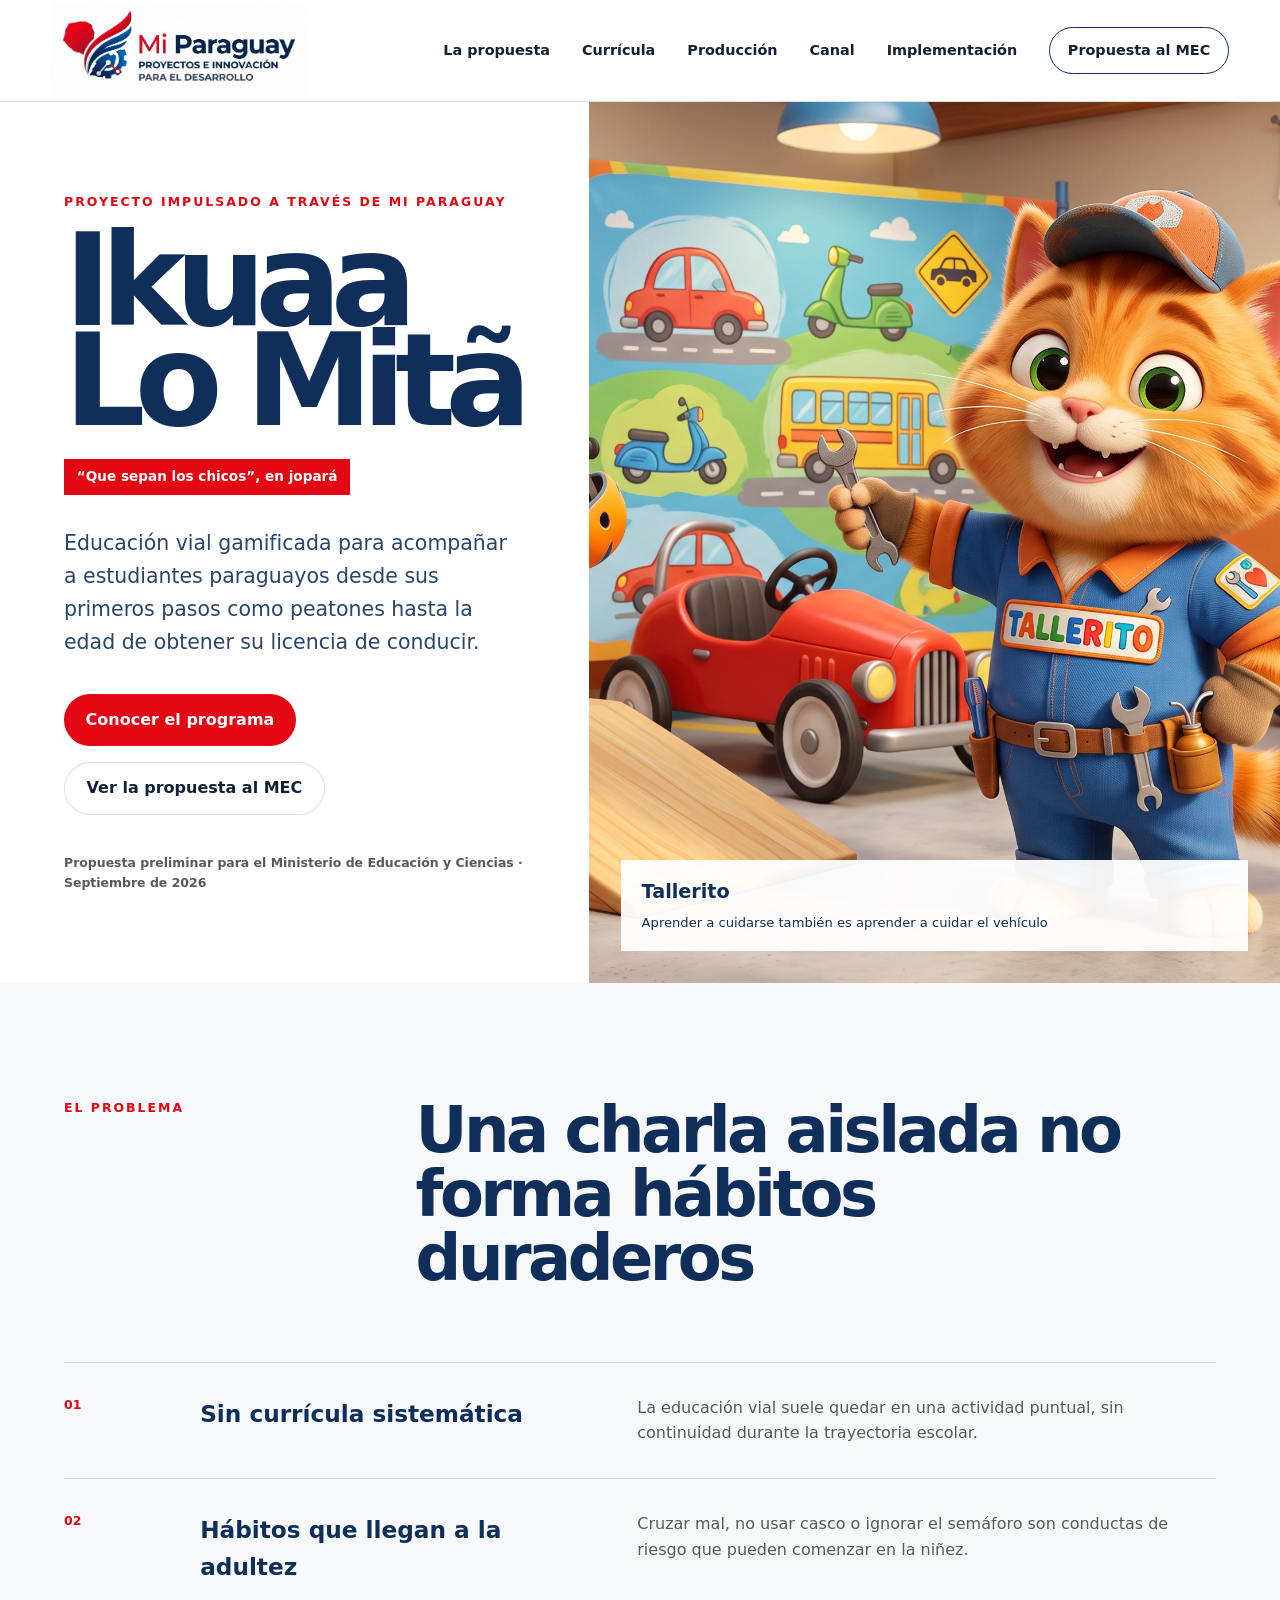
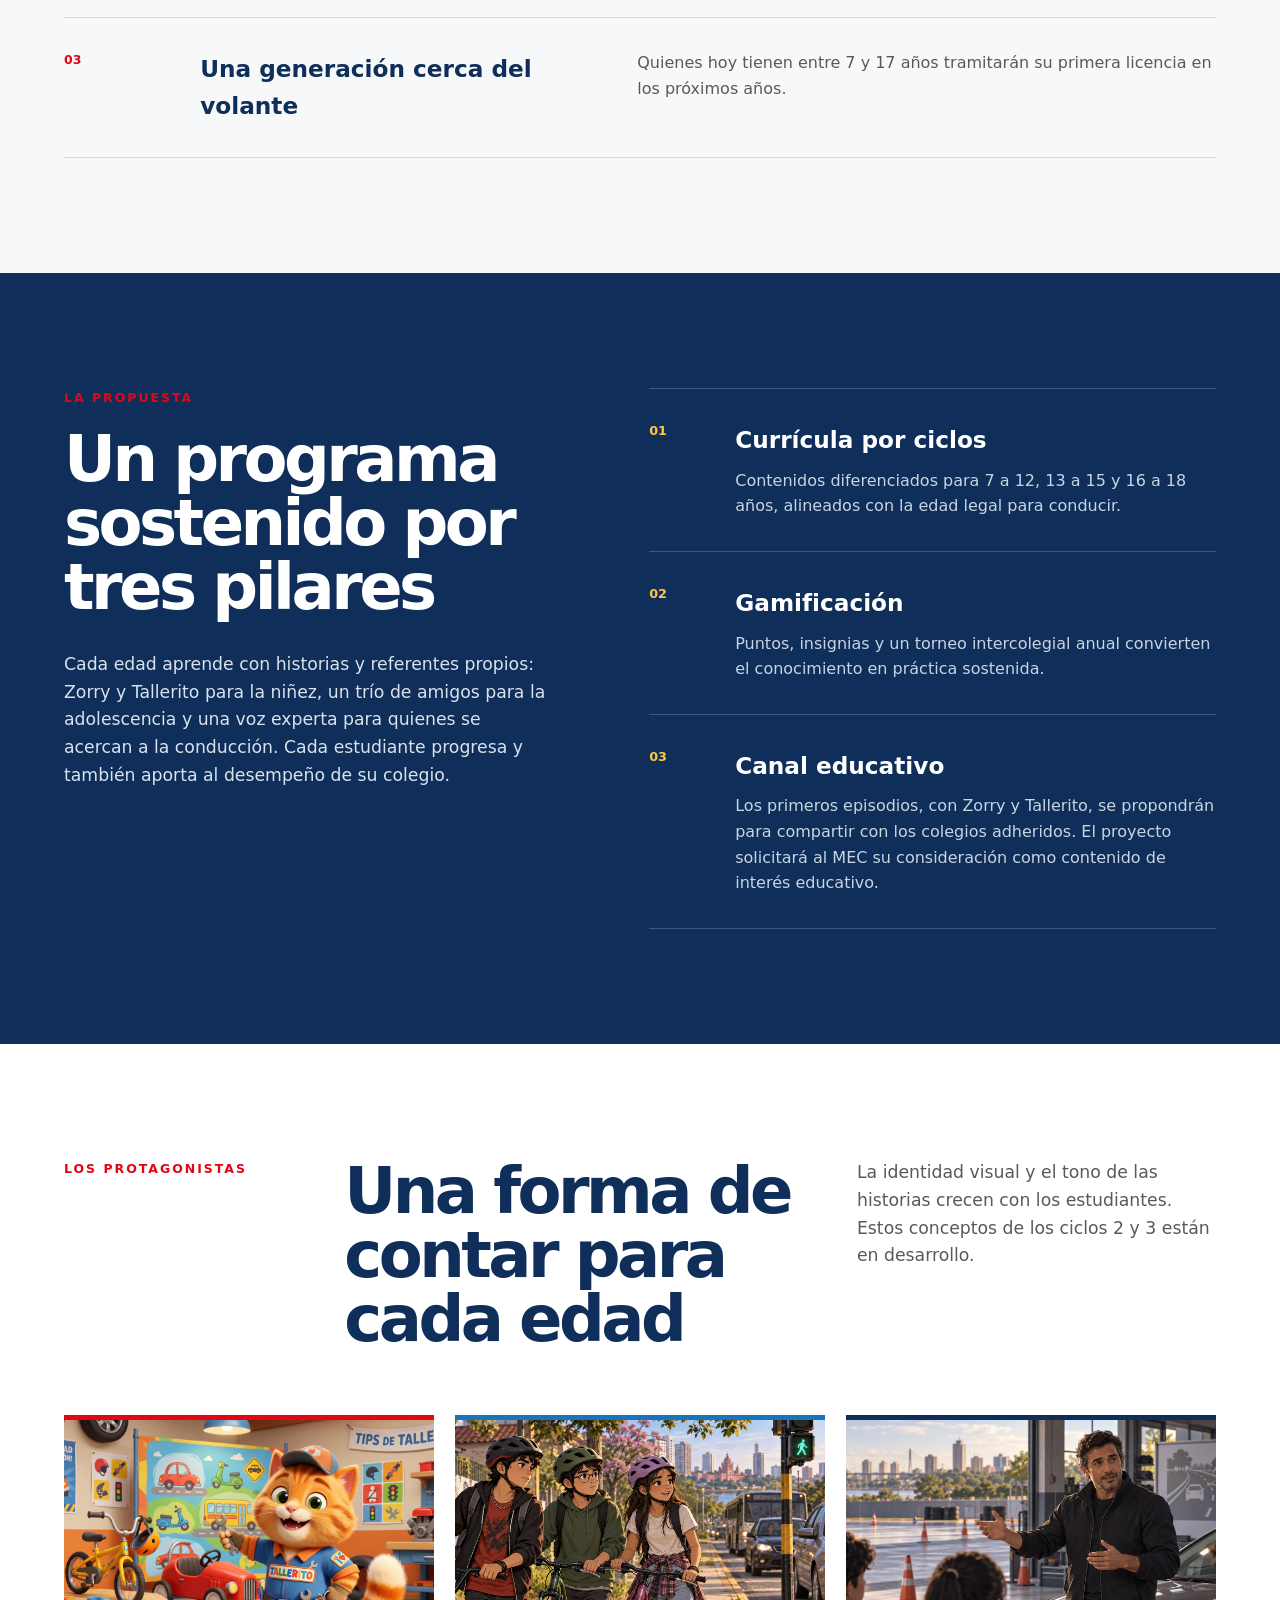
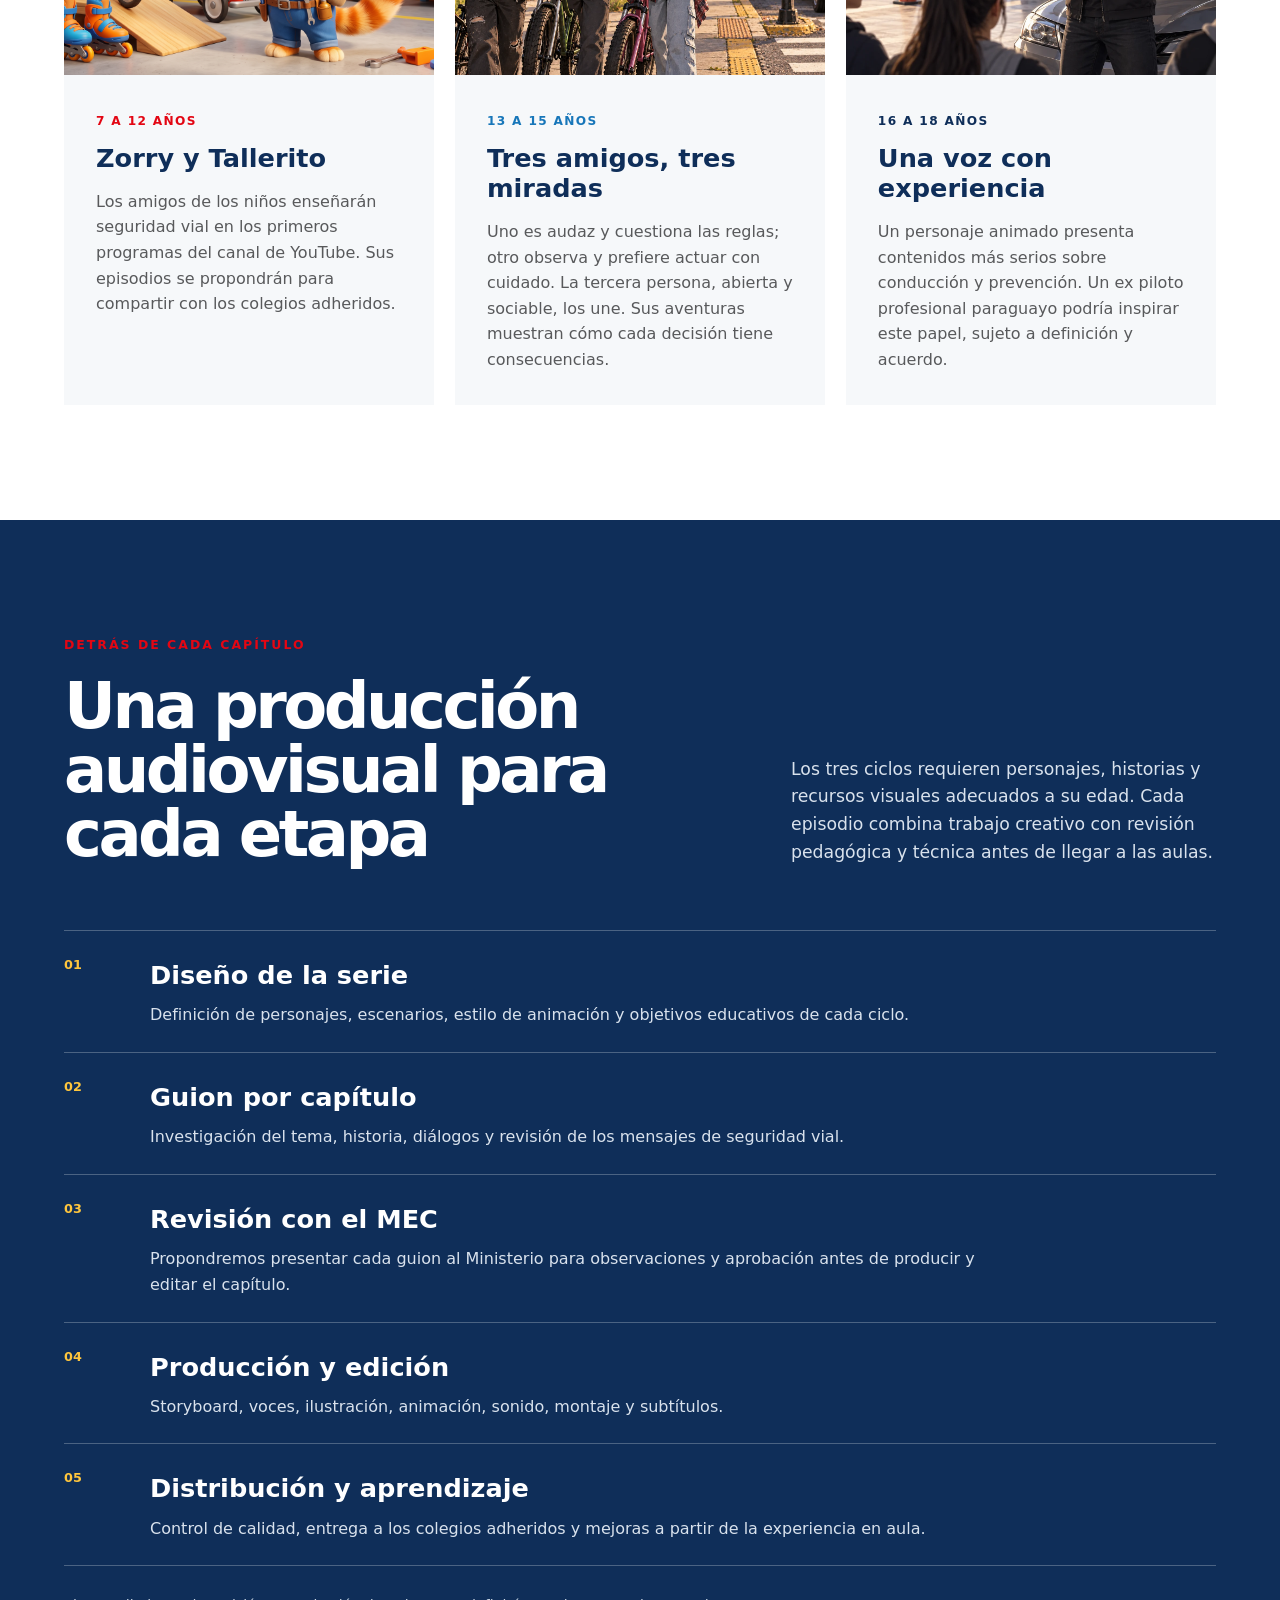
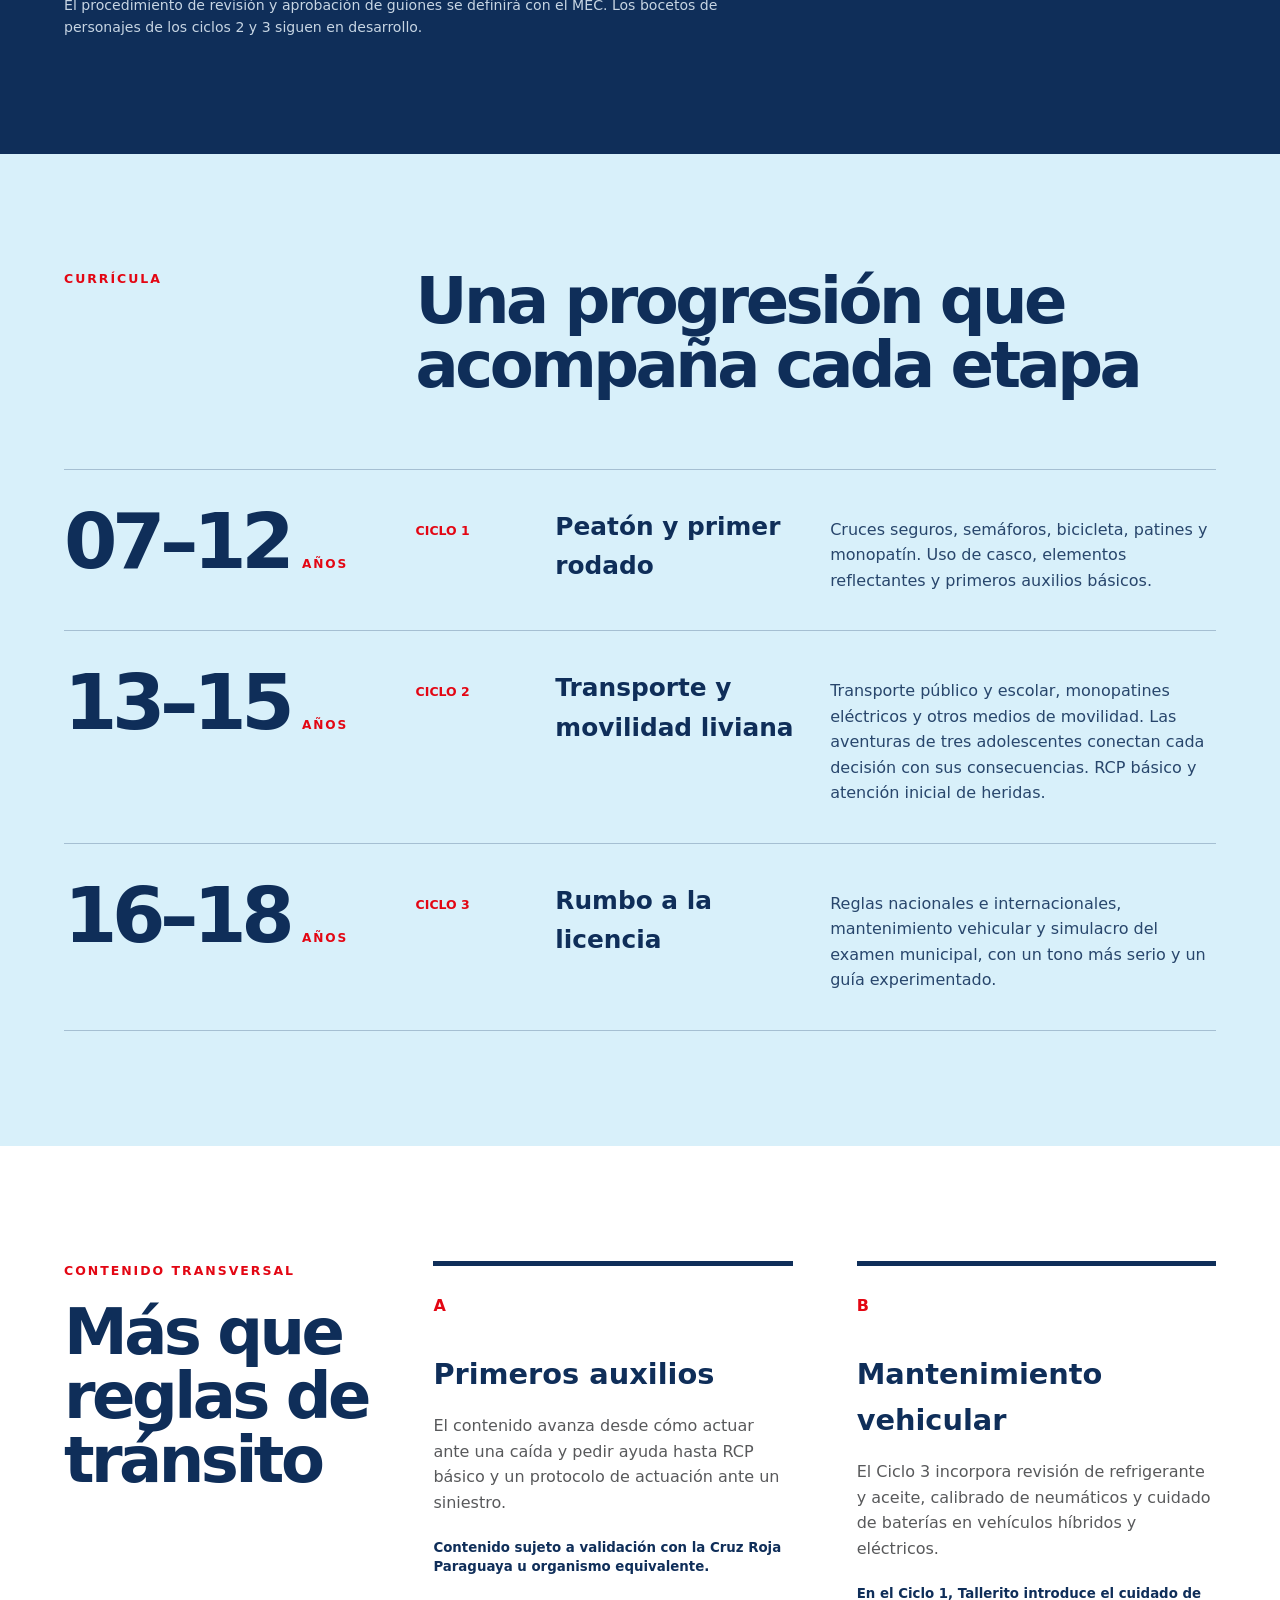
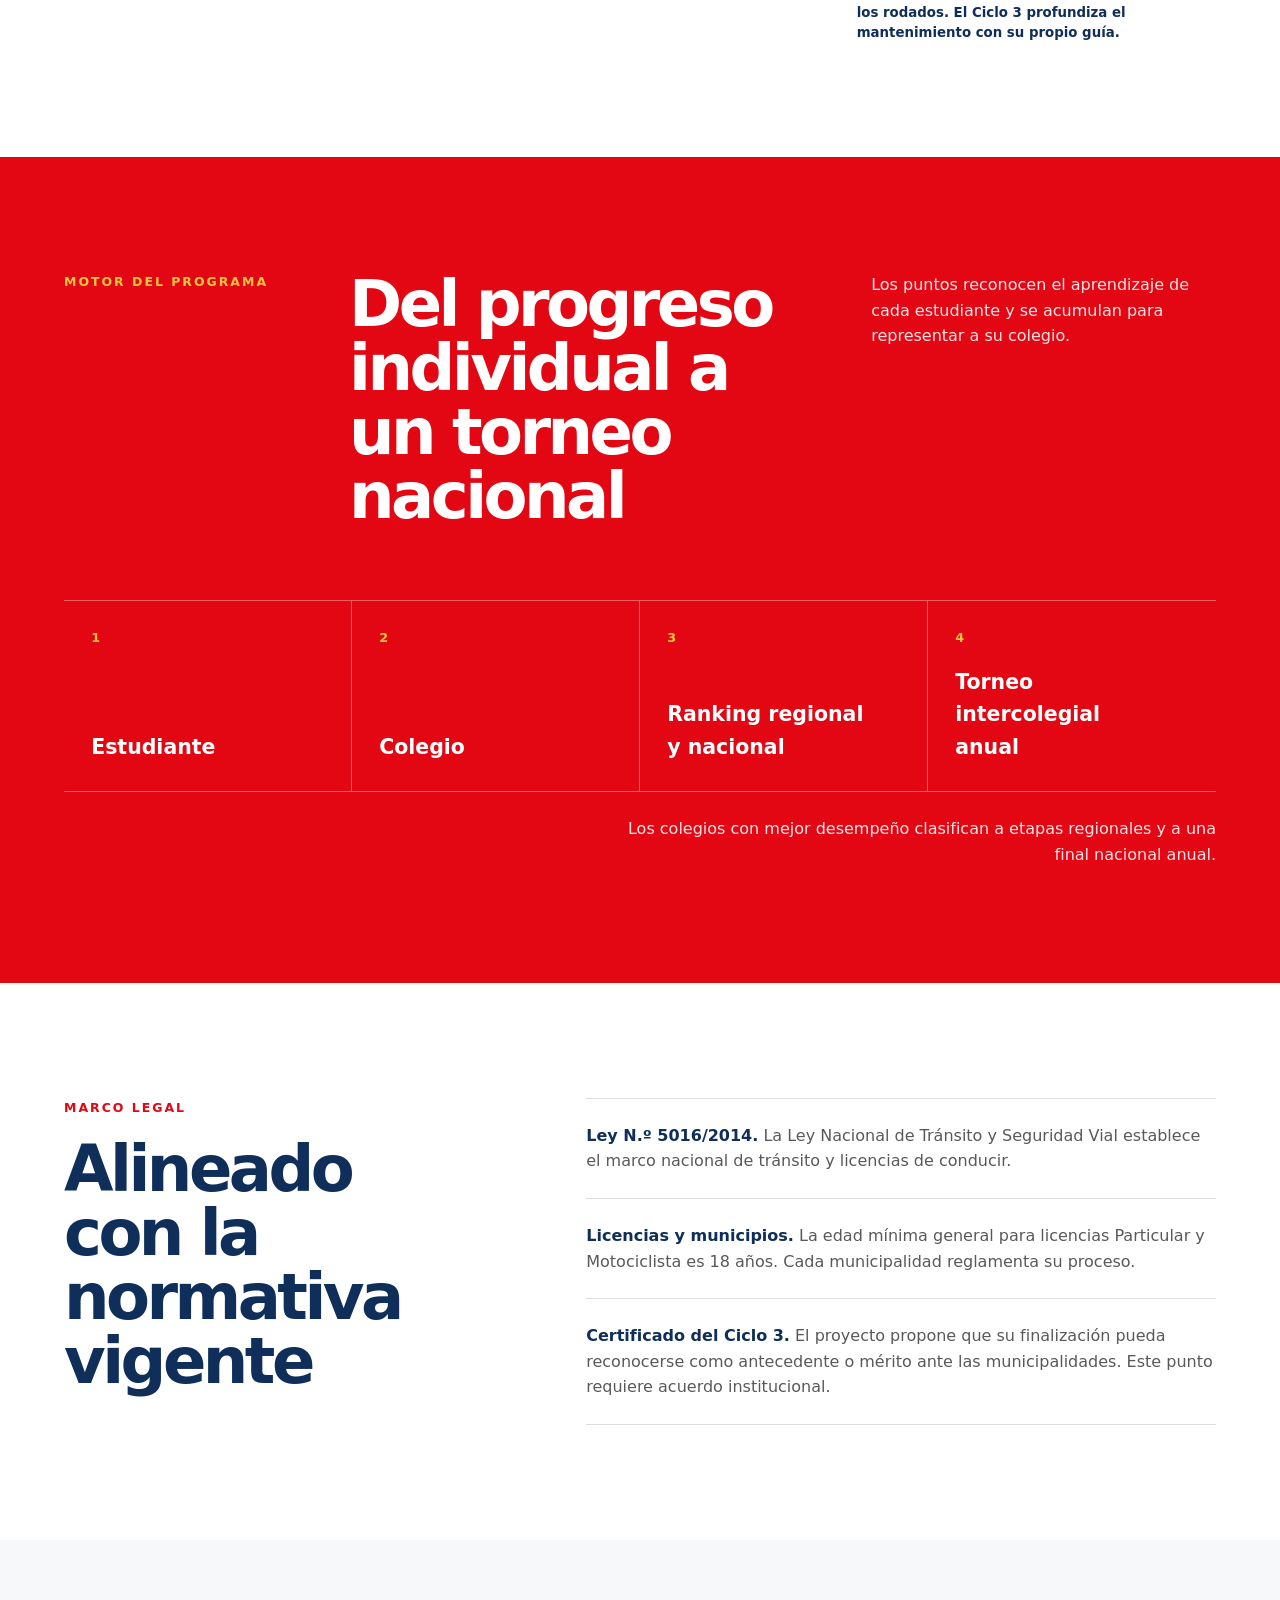
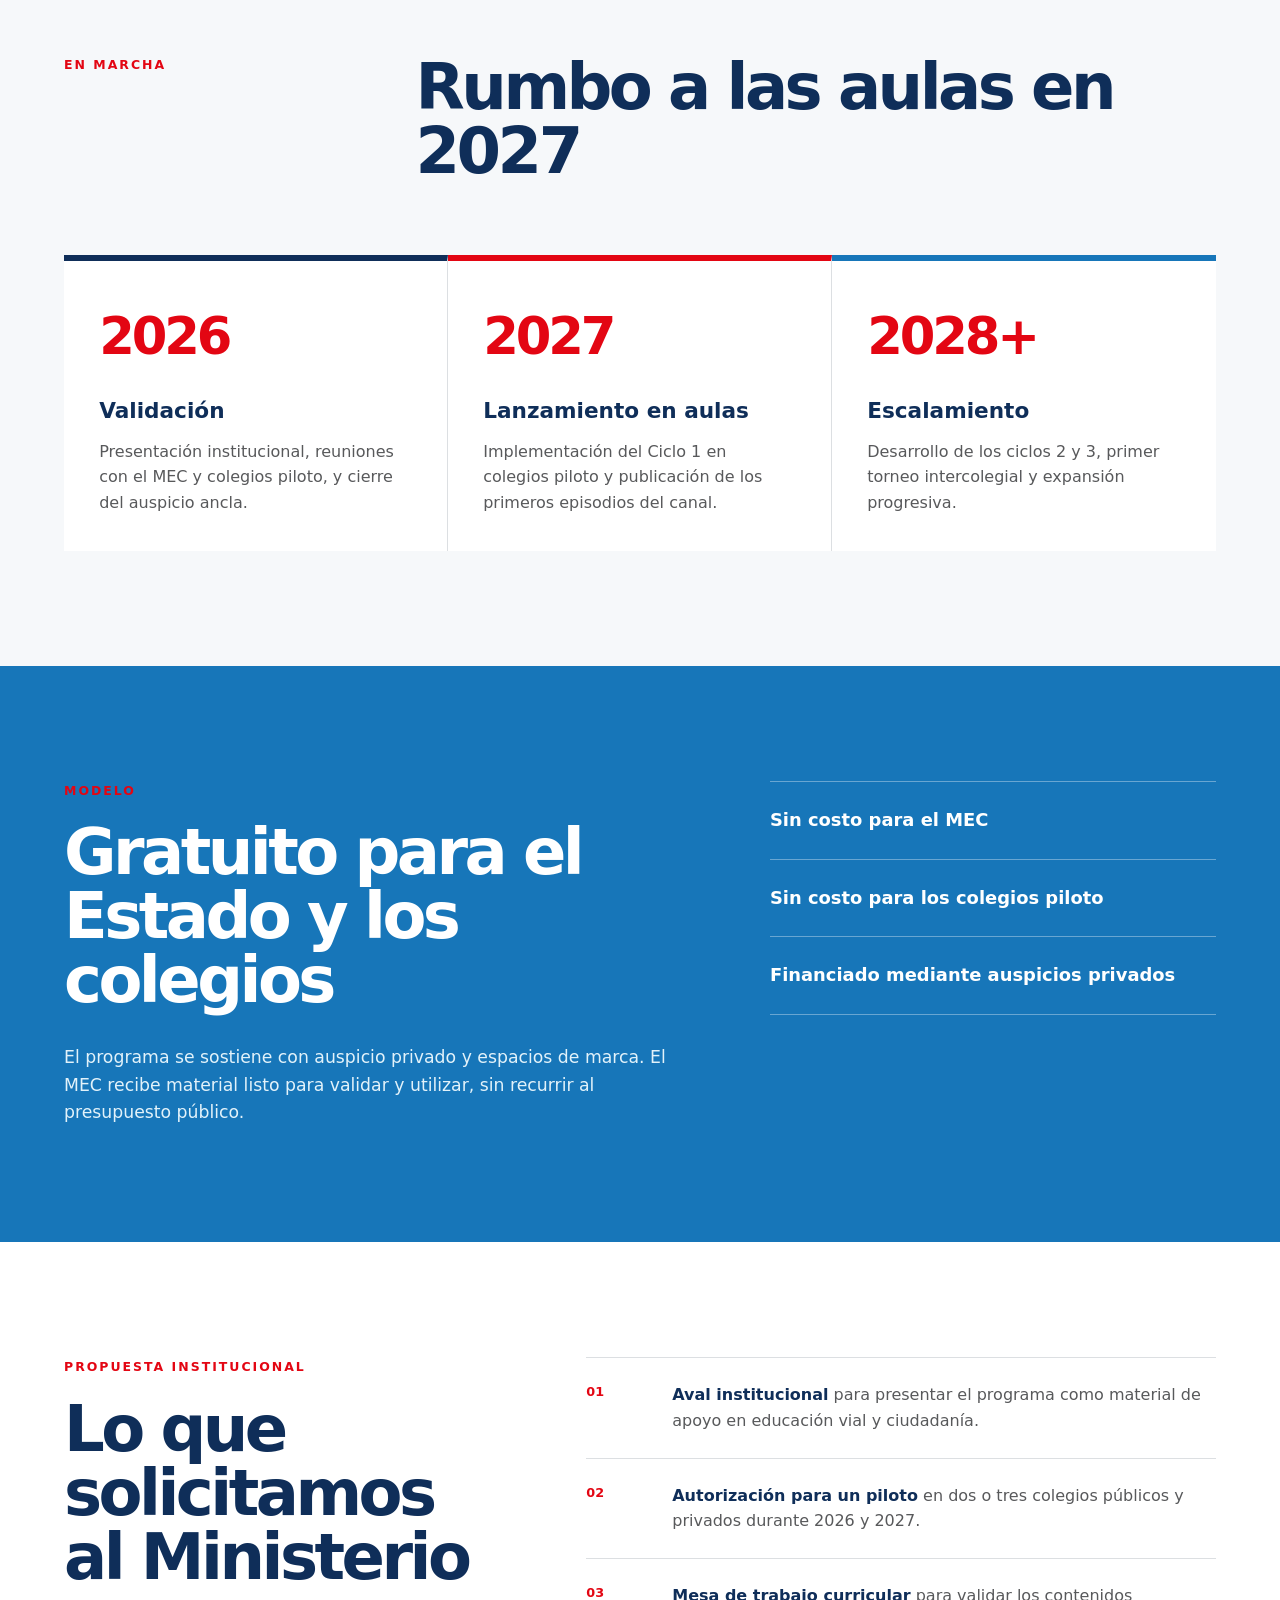
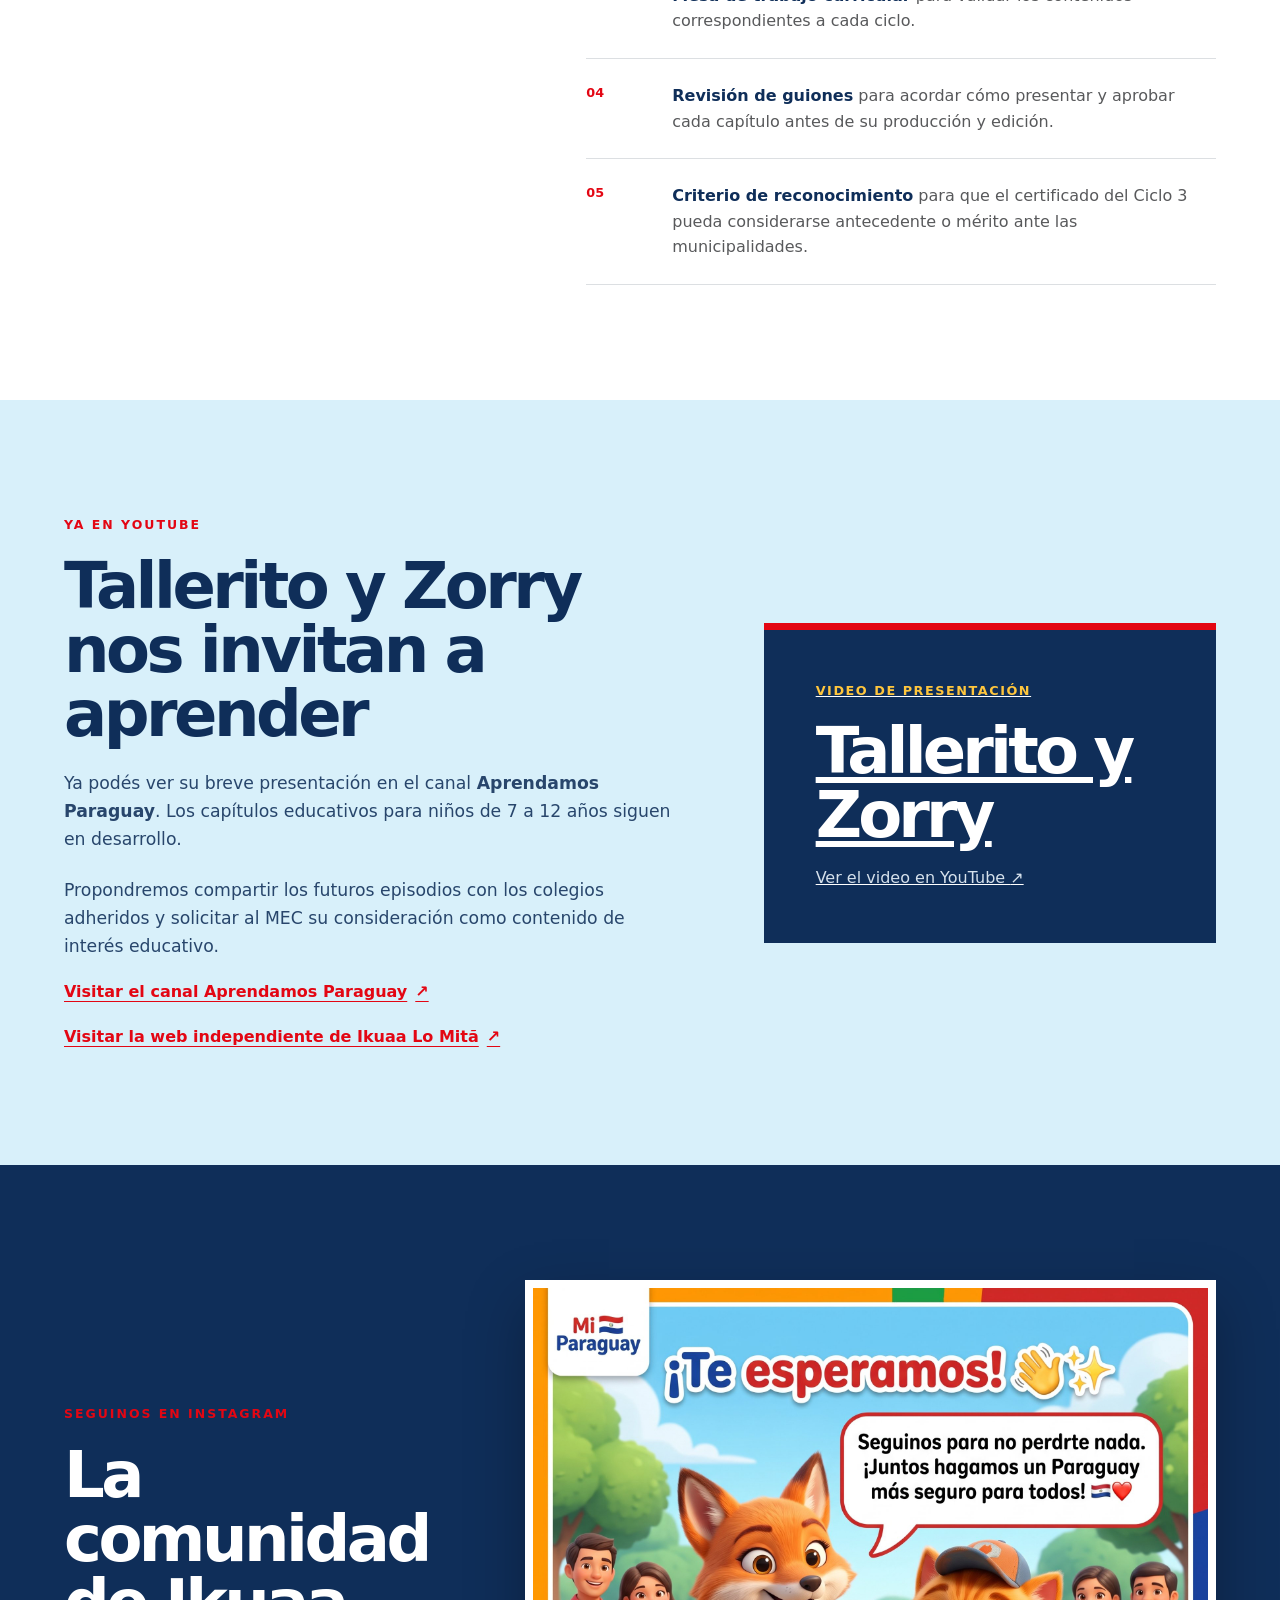
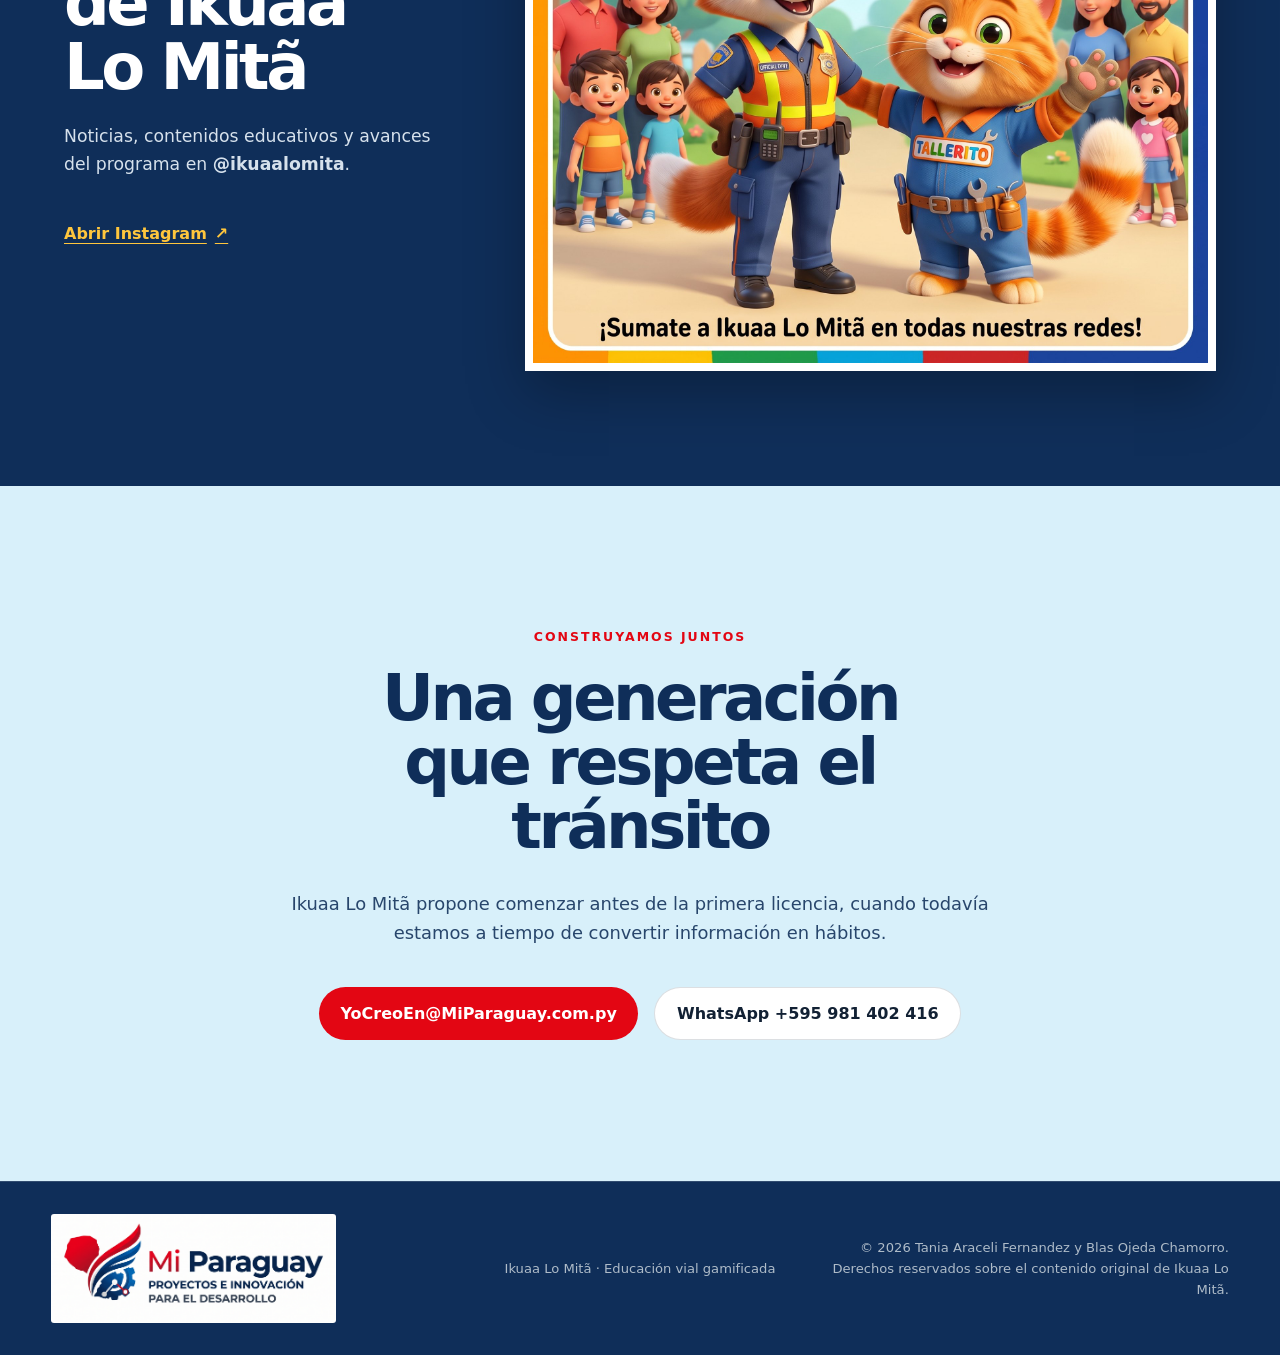
<file: ikuaalomita/index.html>
<!doctype html>
<html lang="es">
  <head>
    <meta charset="UTF-8" />
    <meta name="viewport" content="width=device-width, initial-scale=1.0" />
    <meta
      name="description"
      content="Ikuaa Lo Mitã es un programa de educación vial gamificada para estudiantes paraguayos de 7 a 18 años, impulsado por Mi Paraguay."
    />
    <title>Ikuaa Lo Mitã | Educación vial para las aulas de Paraguay</title>
    <link rel="icon" href="../assets/favicon.svg" type="image/svg+xml" />
    <link rel="canonical" href="https://miparaguay.com.py/ikuaalomita/" />
    <meta property="og:type" content="website" />
    <meta property="og:title" content="Ikuaa Lo Mitã | Educación vial para las aulas de Paraguay" />
    <meta property="og:description" content="Contenidos de educación vial para estudiantes de 7 a 18 años. Conocé la presentación de Tallerito y Zorry." />
    <meta property="og:url" content="https://miparaguay.com.py/ikuaalomita/" />
    <meta property="og:image" content="https://miparaguay.com.py/assets/tallerito.jpg" />
    <meta name="twitter:card" content="summary_large_image" />
    <link rel="stylesheet" href="../styles.css?v=20260929-revision" />
    <link rel="stylesheet" href="ikuaa.css?v=20260929-canal" />
  </head>
  <body class="project-page">
    <a class="skip-link" href="#contenido">Ir al contenido</a>
    <header class="site-header">
      <a class="brand" href="../" aria-label="Mi Paraguay, página principal">
        <img
          class="brand-logo"
          src="../assets/mi-paraguay-logo.png"
          alt="Mi Paraguay — Proyectos e Innovación para el Desarrollo"
        />
      </a>

      <button class="menu-button" type="button" aria-expanded="false" aria-controls="navigation">
        <span class="sr-only">Abrir menú</span>
        <span></span><span></span>
      </button>

      <nav id="navigation" class="navigation" aria-label="Navegación de Ikuaa Lo Mitã">
        <a href="#propuesta">La propuesta</a>
        <a href="#curricula">Currícula</a>
        <a href="#produccion">Producción</a>
        <a href="#canal">Canal</a>
        <a href="#implementacion">Implementación</a>
        <a class="nav-cta" href="#solicitud">Propuesta al MEC</a>
      </nav>
    </header>

    <main id="contenido">
      <section class="ikuaa-hero" id="inicio">
        <div class="ikuaa-hero-copy">
          <p class="eyebrow">Proyecto impulsado a través de Mi Paraguay</p>
          <h1>Ikuaa<br />Lo Mitã</h1>
          <p class="ikuaa-meaning">“Que sepan los chicos”, en jopará</p>
          <p class="ikuaa-lead">
            Educación vial gamificada para acompañar a estudiantes paraguayos desde sus primeros pasos como peatones hasta la edad de obtener su licencia de conducir.
          </p>
          <div class="hero-actions">
            <a class="button button-primary" href="#propuesta">Conocer el programa</a>
            <a class="button button-secondary" href="#solicitud">Ver la propuesta al MEC</a>
          </div>
          <p class="proposal-status">Propuesta preliminar para el Ministerio de Educación y Ciencias · Septiembre de 2026</p>
        </div>
        <div class="ikuaa-hero-image">
          <img src="../assets/tallerito.jpg" alt="Tallerito, mascota mecánica del programa Ikuaa Lo Mitã, en su taller educativo" />
          <div class="image-caption"><strong>Tallerito</strong><span>Aprender a cuidarse también es aprender a cuidar el vehículo</span></div>
        </div>
      </section>

      <section class="problem-section ikuaa-section" aria-labelledby="problema-title">
        <div class="section-intro">
          <p class="eyebrow">El problema</p>
          <h2 id="problema-title">Una charla aislada no forma hábitos duraderos</h2>
        </div>
        <div class="problem-list">
          <article>
            <span>01</span>
            <h3>Sin currícula sistemática</h3>
            <p>La educación vial suele quedar en una actividad puntual, sin continuidad durante la trayectoria escolar.</p>
          </article>
          <article>
            <span>02</span>
            <h3>Hábitos que llegan a la adultez</h3>
            <p>Cruzar mal, no usar casco o ignorar el semáforo son conductas de riesgo que pueden comenzar en la niñez.</p>
          </article>
          <article>
            <span>03</span>
            <h3>Una generación cerca del volante</h3>
            <p>Quienes hoy tienen entre 7 y 17 años tramitarán su primera licencia en los próximos años.</p>
          </article>
        </div>
      </section>

      <section class="proposal-section ikuaa-section" id="propuesta">
        <div class="proposal-heading">
          <p class="eyebrow">La propuesta</p>
          <h2>Un programa sostenido por tres pilares</h2>
          <p>
            Cada edad aprende con historias y referentes propios: Zorry y Tallerito para la niñez, un trío de amigos para la adolescencia y una voz experta para quienes se acercan a la conducción. Cada estudiante progresa y también aporta al desempeño de su colegio.
          </p>
        </div>
        <div class="pillar-list">
          <article>
            <span class="pillar-number">01</span>
            <div><h3>Currícula por ciclos</h3><p>Contenidos diferenciados para 7 a 12, 13 a 15 y 16 a 18 años, alineados con la edad legal para conducir.</p></div>
          </article>
          <article>
            <span class="pillar-number">02</span>
            <div><h3>Gamificación</h3><p>Puntos, insignias y un torneo intercolegial anual convierten el conocimiento en práctica sostenida.</p></div>
          </article>
          <article>
            <span class="pillar-number">03</span>
            <div><h3>Canal educativo</h3><p>Los primeros episodios, con Zorry y Tallerito, se propondrán para compartir con los colegios adheridos. El proyecto solicitará al MEC su consideración como contenido de interés educativo.</p></div>
          </article>
        </div>
      </section>

      <section class="characters-section ikuaa-section" aria-labelledby="personajes-title">
        <div class="characters-intro">
          <p class="eyebrow">Los protagonistas</p>
          <h2 id="personajes-title">Una forma de contar para cada edad</h2>
          <p>La identidad visual y el tono de las historias crecen con los estudiantes. Estos conceptos de los ciclos 2 y 3 están en desarrollo.</p>
        </div>
        <div class="character-stages">
          <article class="character-stage character-stage-one">
            <div class="character-stage-visual"><img src="../assets/tallerito.jpg" alt="Tallerito, uno de los amigos que acompaña a los niños en el primer ciclo" loading="lazy" /></div>
            <div class="character-stage-copy"><span class="character-stage-age">7 a 12 años</span><h3>Zorry y Tallerito</h3><p>Los amigos de los niños enseñarán seguridad vial en los primeros programas del canal de YouTube. Sus episodios se propondrán para compartir con los colegios adheridos.</p></div>
          </article>
          <article class="character-stage character-stage-two">
            <div class="character-stage-visual"><img src="../assets/ikuaa-trio-13-15-concepto.webp" alt="Concepto ilustrativo de tres adolescentes con personalidades distintas que aprenden juntos en la vía pública" loading="lazy" /></div>
            <div class="character-stage-copy"><span class="character-stage-age">13 a 15 años</span><h3>Tres amigos, tres miradas</h3><p>Uno es audaz y cuestiona las reglas; otro observa y prefiere actuar con cuidado. La tercera persona, abierta y sociable, los une. Sus aventuras muestran cómo cada decisión tiene consecuencias.</p></div>
          </article>
          <article class="character-stage character-stage-three">
            <div class="character-stage-visual"><img src="../assets/ikuaa-guia-16-18-concepto.webp" alt="Concepto ilustrativo de un guía adulto que conversa sobre conducción responsable con jóvenes" loading="lazy" /></div>
            <div class="character-stage-copy"><span class="character-stage-age">16 a 18 años</span><h3>Una voz con experiencia</h3><p>Un personaje animado presenta contenidos más serios sobre conducción y prevención. Un ex piloto profesional paraguayo podría inspirar este papel, sujeto a definición y acuerdo.</p></div>
          </article>
        </div>
      </section>

      <section class="production-section ikuaa-section" id="produccion" aria-labelledby="produccion-title">
        <div class="production-heading">
          <div>
            <p class="eyebrow">Detrás de cada capítulo</p>
            <h2 id="produccion-title">Una producción audiovisual para cada etapa</h2>
          </div>
          <p>Los tres ciclos requieren personajes, historias y recursos visuales adecuados a su edad. Cada episodio combina trabajo creativo con revisión pedagógica y técnica antes de llegar a las aulas.</p>
        </div>
        <ol class="production-steps">
          <li><span>01</span><div><h3>Diseño de la serie</h3><p>Definición de personajes, escenarios, estilo de animación y objetivos educativos de cada ciclo.</p></div></li>
          <li><span>02</span><div><h3>Guion por capítulo</h3><p>Investigación del tema, historia, diálogos y revisión de los mensajes de seguridad vial.</p></div></li>
          <li><span>03</span><div><h3>Revisión con el MEC</h3><p>Propondremos presentar cada guion al Ministerio para observaciones y aprobación antes de producir y editar el capítulo.</p></div></li>
          <li><span>04</span><div><h3>Producción y edición</h3><p>Storyboard, voces, ilustración, animación, sonido, montaje y subtítulos.</p></div></li>
          <li><span>05</span><div><h3>Distribución y aprendizaje</h3><p>Control de calidad, entrega a los colegios adheridos y mejoras a partir de la experiencia en aula.</p></div></li>
        </ol>
        <p class="production-note">El procedimiento de revisión y aprobación de guiones se definirá con el MEC. Los bocetos de personajes de los ciclos 2 y 3 siguen en desarrollo.</p>
      </section>

      <section class="curriculum-section ikuaa-section" id="curricula">
        <div class="section-intro curriculum-intro">
          <p class="eyebrow">Currícula</p>
          <h2>Una progresión que acompaña cada etapa</h2>
        </div>
        <div class="cycle-list">
          <article class="cycle cycle-one">
            <div class="cycle-age"><strong>07–12</strong><span>años</span></div>
            <div class="cycle-copy">
              <p class="cycle-label">Ciclo 1</p>
              <h3>Peatón y primer rodado</h3>
              <p>Cruces seguros, semáforos, bicicleta, patines y monopatín. Uso de casco, elementos reflectantes y primeros auxilios básicos.</p>
            </div>
          </article>
          <article class="cycle cycle-two">
            <div class="cycle-age"><strong>13–15</strong><span>años</span></div>
            <div class="cycle-copy">
              <p class="cycle-label">Ciclo 2</p>
              <h3>Transporte y movilidad liviana</h3>
              <p>Transporte público y escolar, monopatines eléctricos y otros medios de movilidad. Las aventuras de tres adolescentes conectan cada decisión con sus consecuencias. RCP básico y atención inicial de heridas.</p>
            </div>
          </article>
          <article class="cycle cycle-three">
            <div class="cycle-age"><strong>16–18</strong><span>años</span></div>
            <div class="cycle-copy">
              <p class="cycle-label">Ciclo 3</p>
              <h3>Rumbo a la licencia</h3>
              <p>Reglas nacionales e internacionales, mantenimiento vehicular y simulacro del examen municipal, con un tono más serio y un guía experimentado.</p>
            </div>
          </article>
        </div>
      </section>

      <section class="transversal-section ikuaa-section" aria-labelledby="transversal-title">
        <div class="transversal-title">
          <p class="eyebrow">Contenido transversal</p>
          <h2 id="transversal-title">Más que reglas de tránsito</h2>
        </div>
        <article>
          <span class="topic-index">A</span>
          <h3>Primeros auxilios</h3>
          <p>El contenido avanza desde cómo actuar ante una caída y pedir ayuda hasta RCP básico y un protocolo de actuación ante un siniestro.</p>
          <small>Contenido sujeto a validación con la Cruz Roja Paraguaya u organismo equivalente.</small>
        </article>
        <article>
          <span class="topic-index">B</span>
          <h3>Mantenimiento vehicular</h3>
          <p>El Ciclo 3 incorpora revisión de refrigerante y aceite, calibrado de neumáticos y cuidado de baterías en vehículos híbridos y eléctricos.</p>
          <small>En el Ciclo 1, Tallerito introduce el cuidado de los rodados. El Ciclo 3 profundiza el mantenimiento con su propio guía.</small>
        </article>
      </section>

      <section class="game-section ikuaa-section" aria-labelledby="gamificacion-title">
        <div class="game-heading">
          <p class="eyebrow">Motor del programa</p>
          <h2 id="gamificacion-title">Del progreso individual a un torneo nacional</h2>
          <p>Los puntos reconocen el aprendizaje de cada estudiante y se acumulan para representar a su colegio.</p>
        </div>
        <ol class="game-flow">
          <li><span>1</span><strong>Estudiante</strong></li>
          <li><span>2</span><strong>Colegio</strong></li>
          <li><span>3</span><strong>Ranking regional y nacional</strong></li>
          <li><span>4</span><strong>Torneo intercolegial anual</strong></li>
        </ol>
        <p class="game-note">Los colegios con mejor desempeño clasifican a etapas regionales y a una final nacional anual.</p>
      </section>

      <section class="legal-section ikuaa-section" aria-labelledby="legal-title">
        <div>
          <p class="eyebrow">Marco legal</p>
          <h2 id="legal-title">Alineado con la normativa vigente</h2>
        </div>
        <div class="legal-copy">
          <p><strong>Ley N.º 5016/2014.</strong> La Ley Nacional de Tránsito y Seguridad Vial establece el marco nacional de tránsito y licencias de conducir.</p>
          <p><strong>Licencias y municipios.</strong> La edad mínima general para licencias Particular y Motociclista es 18 años. Cada municipalidad reglamenta su proceso.</p>
          <p><strong>Certificado del Ciclo 3.</strong> El proyecto propone que su finalización pueda reconocerse como antecedente o mérito ante las municipalidades. Este punto requiere acuerdo institucional.</p>
        </div>
      </section>

      <section class="implementation-section ikuaa-section" id="implementacion">
        <div class="section-intro">
          <p class="eyebrow">En marcha</p>
          <h2>Rumbo a las aulas en 2027</h2>
        </div>
        <div class="roadmap">
          <article><strong>2026</strong><h3>Validación</h3><p>Presentación institucional, reuniones con el MEC y colegios piloto, y cierre del auspicio ancla.</p></article>
          <article><strong>2027</strong><h3>Lanzamiento en aulas</h3><p>Implementación del Ciclo 1 en colegios piloto y publicación de los primeros episodios del canal.</p></article>
          <article><strong>2028+</strong><h3>Escalamiento</h3><p>Desarrollo de los ciclos 2 y 3, primer torneo intercolegial y expansión progresiva.</p></article>
        </div>
      </section>

      <section class="funding-section ikuaa-section" aria-labelledby="modelo-title">
        <div class="funding-main">
          <p class="eyebrow">Modelo</p>
          <h2 id="modelo-title">Gratuito para el Estado y los colegios</h2>
          <p>El programa se sostiene con auspicio privado y espacios de marca. El MEC recibe material listo para validar y utilizar, sin recurrir al presupuesto público.</p>
        </div>
        <div class="funding-points">
          <p>Sin costo para el MEC</p>
          <p>Sin costo para los colegios piloto</p>
          <p>Financiado mediante auspicios privados</p>
        </div>
      </section>

      <section class="request-section ikuaa-section" id="solicitud">
        <div class="request-heading">
          <p class="eyebrow">Propuesta institucional</p>
          <h2>Lo que solicitamos al Ministerio</h2>
        </div>
        <ol class="request-list">
          <li><span>01</span><p><strong>Aval institucional</strong> para presentar el programa como material de apoyo en educación vial y ciudadanía.</p></li>
          <li><span>02</span><p><strong>Autorización para un piloto</strong> en dos o tres colegios públicos y privados durante 2026 y 2027.</p></li>
          <li><span>03</span><p><strong>Mesa de trabajo curricular</strong> para validar los contenidos correspondientes a cada ciclo.</p></li>
          <li><span>04</span><p><strong>Revisión de guiones</strong> para acordar cómo presentar y aprobar cada capítulo antes de su producción y edición.</p></li>
          <li><span>05</span><p><strong>Criterio de reconocimiento</strong> para que el certificado del Ciclo 3 pueda considerarse antecedente o mérito ante las municipalidades.</p></li>
        </ol>
      </section>

      <section class="channel-section ikuaa-section" id="canal" aria-labelledby="canal-title">
        <div class="channel-copy">
          <p class="eyebrow">Ya en YouTube</p>
          <h2 id="canal-title">Tallerito y Zorry nos invitan a aprender</h2>
          <p>Ya podés ver su breve presentación en el canal <strong>Aprendamos Paraguay</strong>. Los capítulos educativos para niños de 7 a 12 años siguen en desarrollo.</p>
          <p>Propondremos compartir los futuros episodios con los colegios adheridos y solicitar al MEC su consideración como contenido de interés educativo.</p>
          <a class="text-link" href="https://www.youtube.com/@AprendamosParaguay" target="_blank" rel="noopener noreferrer">Visitar el canal Aprendamos Paraguay <span aria-hidden="true">↗</span></a>
          <a class="text-link" href="https://ikuaalomita.com.py/" target="_blank" rel="noopener noreferrer">Visitar la web independiente de Ikuaa Lo Mitã <span aria-hidden="true">↗</span></a>
        </div>
        <a class="channel-card" href="https://www.youtube.com/watch?v=k59oeKyWGSg" target="_blank" rel="noopener noreferrer" aria-label="Ver la presentación de Tallerito y Zorry en YouTube">
          <span class="channel-card-label">Video de presentación</span>
          <strong>Tallerito y Zorry</strong>
          <span>Ver el video en YouTube <span aria-hidden="true">↗</span></span>
        </a>
      </section>

      <section class="instagram-section ikuaa-section" aria-labelledby="instagram-title">
        <div class="instagram-copy">
          <p class="eyebrow">Seguinos en Instagram</p>
          <h2 id="instagram-title">La comunidad de Ikuaa Lo Mitã</h2>
          <p>Noticias, contenidos educativos y avances del programa en <strong>@ikuaalomita</strong>.</p>
          <a class="text-link" href="https://www.instagram.com/ikuaalomita/" target="_blank" rel="noopener noreferrer">Abrir Instagram <span aria-hidden="true">↗</span></a>
        </div>
        <a
          class="instagram-invite"
          href="https://www.instagram.com/ikuaalomita/"
          target="_blank"
          rel="noopener noreferrer"
          aria-label="Seguir a Ikuaa Lo Mitã en Instagram, @ikuaalomita"
        >
          <img src="../assets/invitacion-instagram-ikuaa.jpg" alt="Invitación para seguir a Ikuaa Lo Mitã en sus redes sociales" />
        </a>
      </section>

      <section class="ikuaa-closing">
        <p class="eyebrow">Construyamos juntos</p>
        <h2>Una generación que respeta el tránsito</h2>
        <p>Ikuaa Lo Mitã propone comenzar antes de la primera licencia, cuando todavía estamos a tiempo de convertir información en hábitos.</p>
        <div class="closing-actions">
          <a class="button button-primary" href="mailto:yocreoen@miparaguay.com.py?subject=Consulta%20sobre%20Ikuaa%20Lo%20Mit%C3%A3">YoCreoEn@MiParaguay.com.py</a>
          <a class="button button-secondary" href="https://wa.me/595981402416?text=Hola%20Mi%20Paraguay%2C%20quisiera%20conocer%20m%C3%A1s%20sobre%20Ikuaa%20Lo%20Mit%C3%A3." target="_blank" rel="noopener noreferrer">WhatsApp +595 981 402 416</a>
        </div>
      </section>
    </main>

    <footer class="site-footer ikuaa-footer">
      <div class="footer-meta">
        <a class="brand brand-footer" href="../">
          <img class="brand-logo brand-logo-footer" src="../assets/mi-paraguay-logo.png" alt="Mi Paraguay — Proyectos e Innovación para el Desarrollo" />
        </a>
        <p>Ikuaa Lo Mitã · Educación vial gamificada</p>
        <p>© 2026 Tania Araceli Fernandez y Blas Ojeda Chamorro. Derechos reservados sobre el contenido original de Ikuaa Lo Mitã.</p>
      </div>
    </footer>

    <script src="../script.js"></script>
  </body>
</html>
</file>
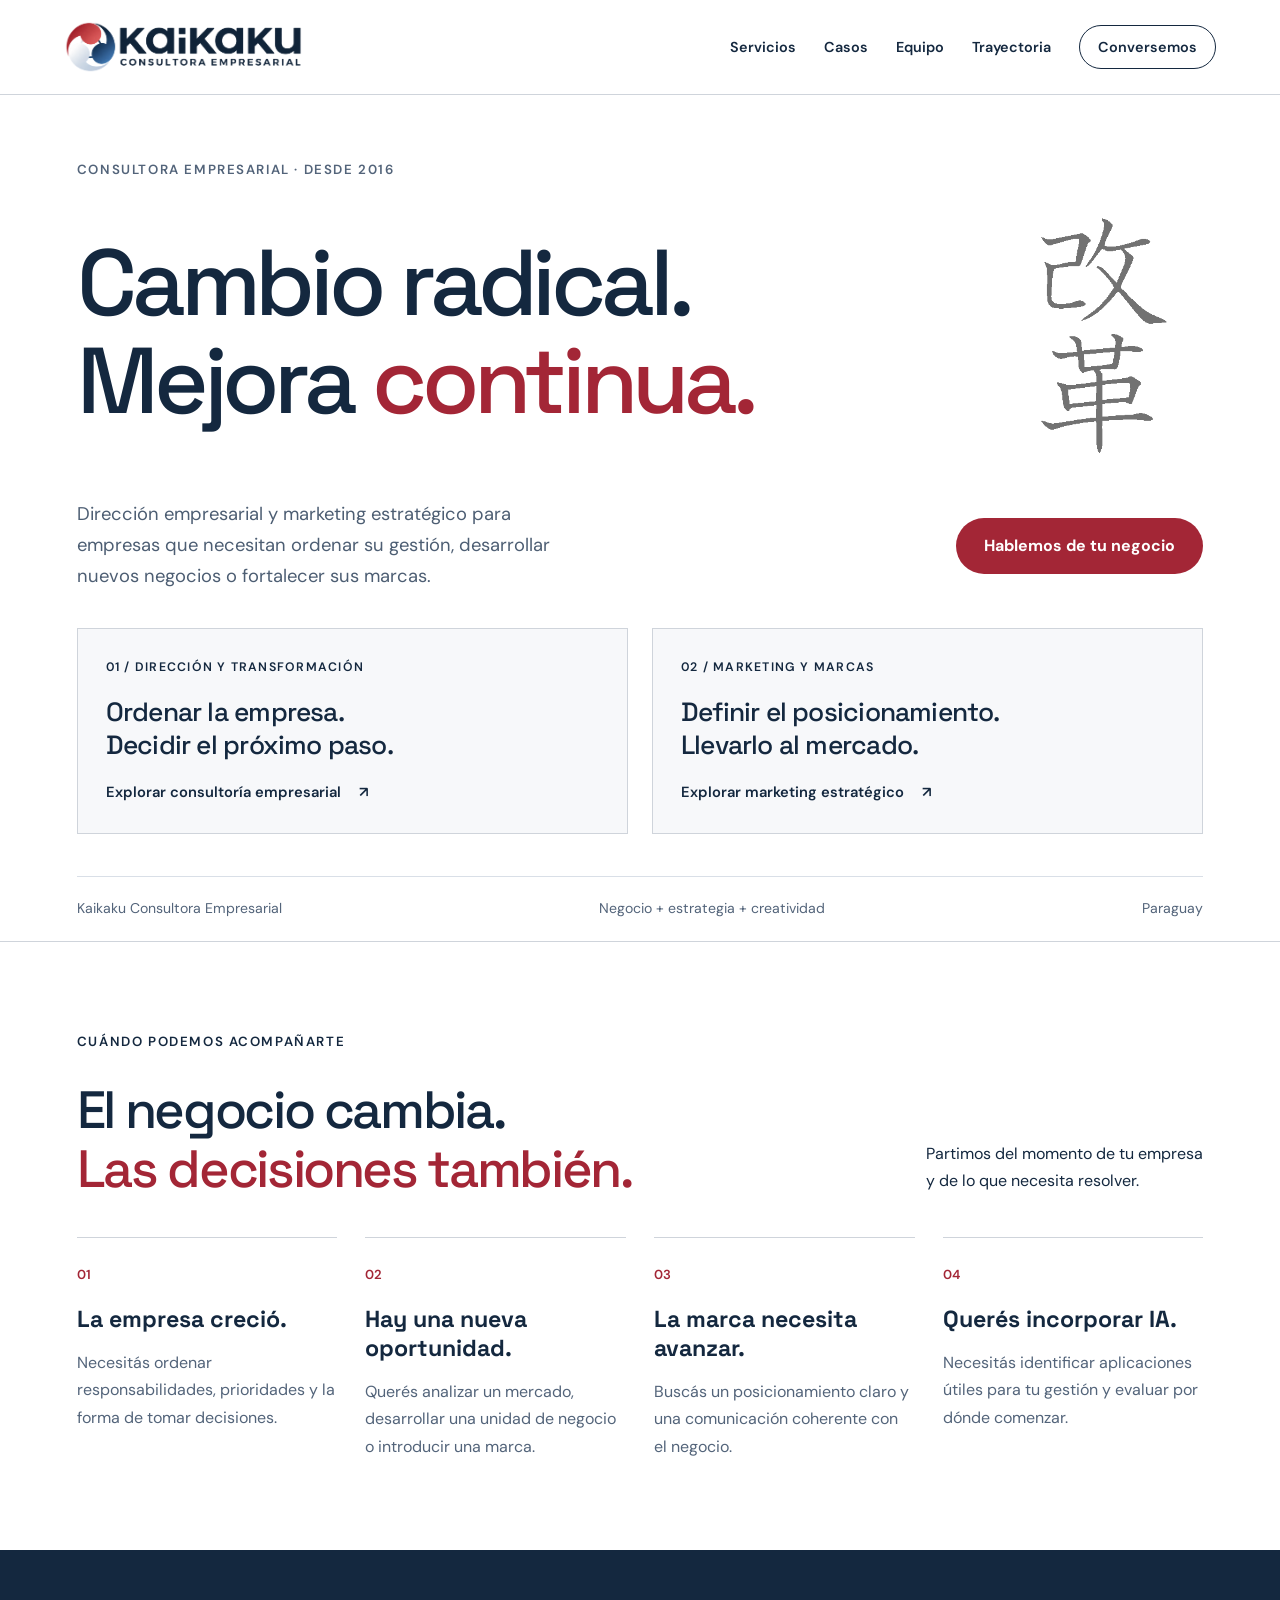
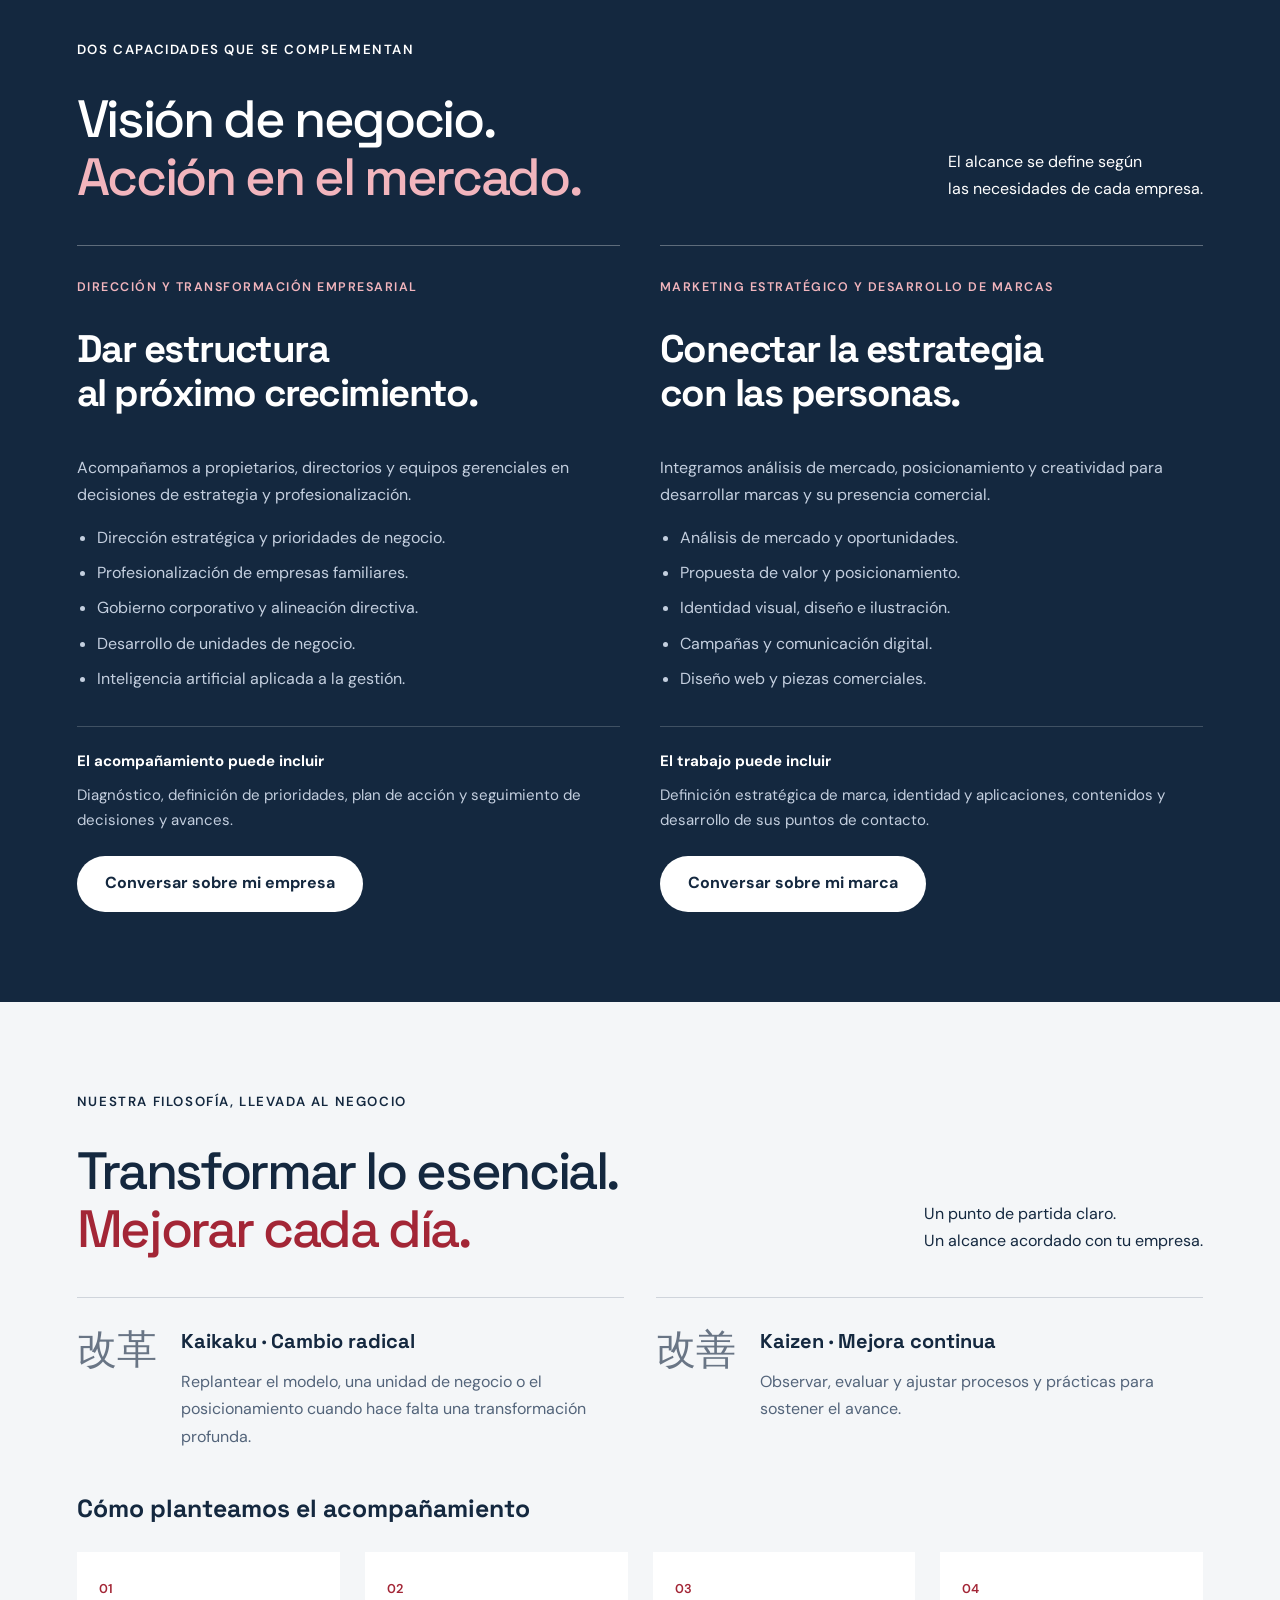
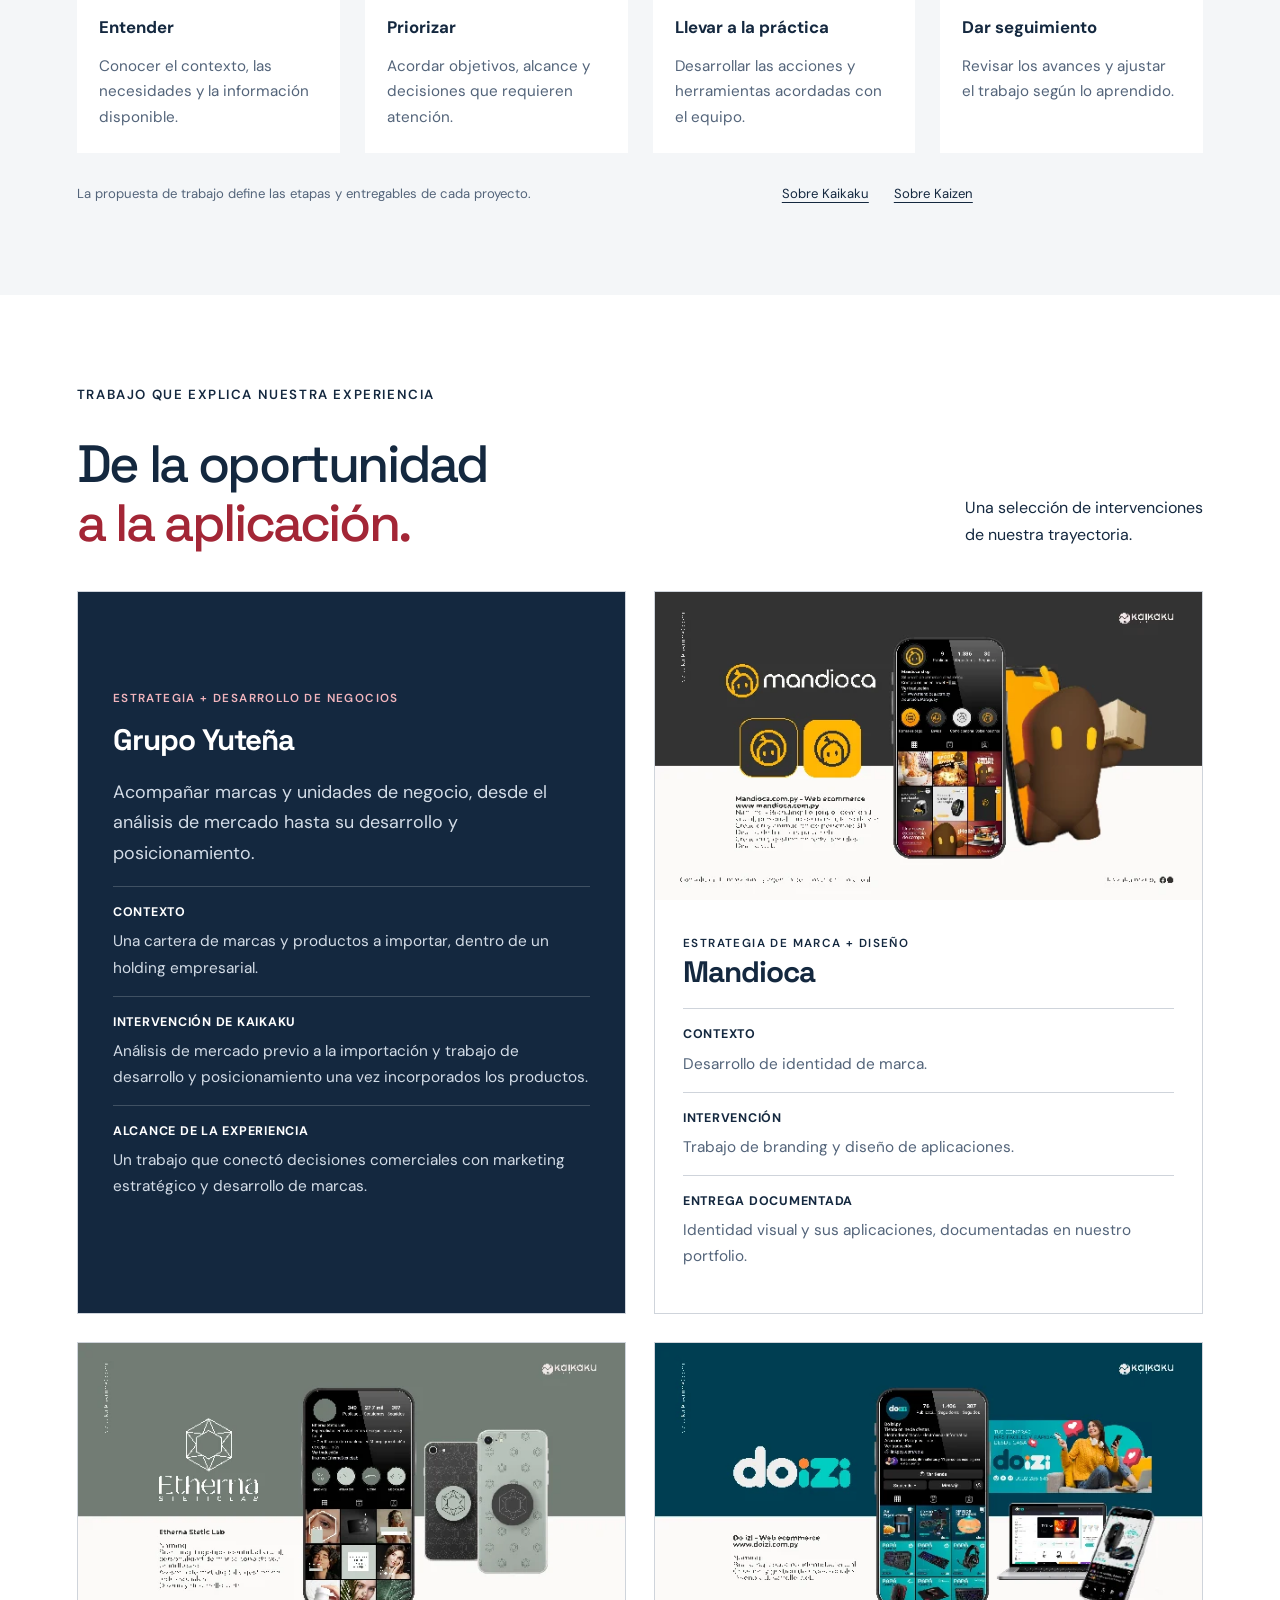
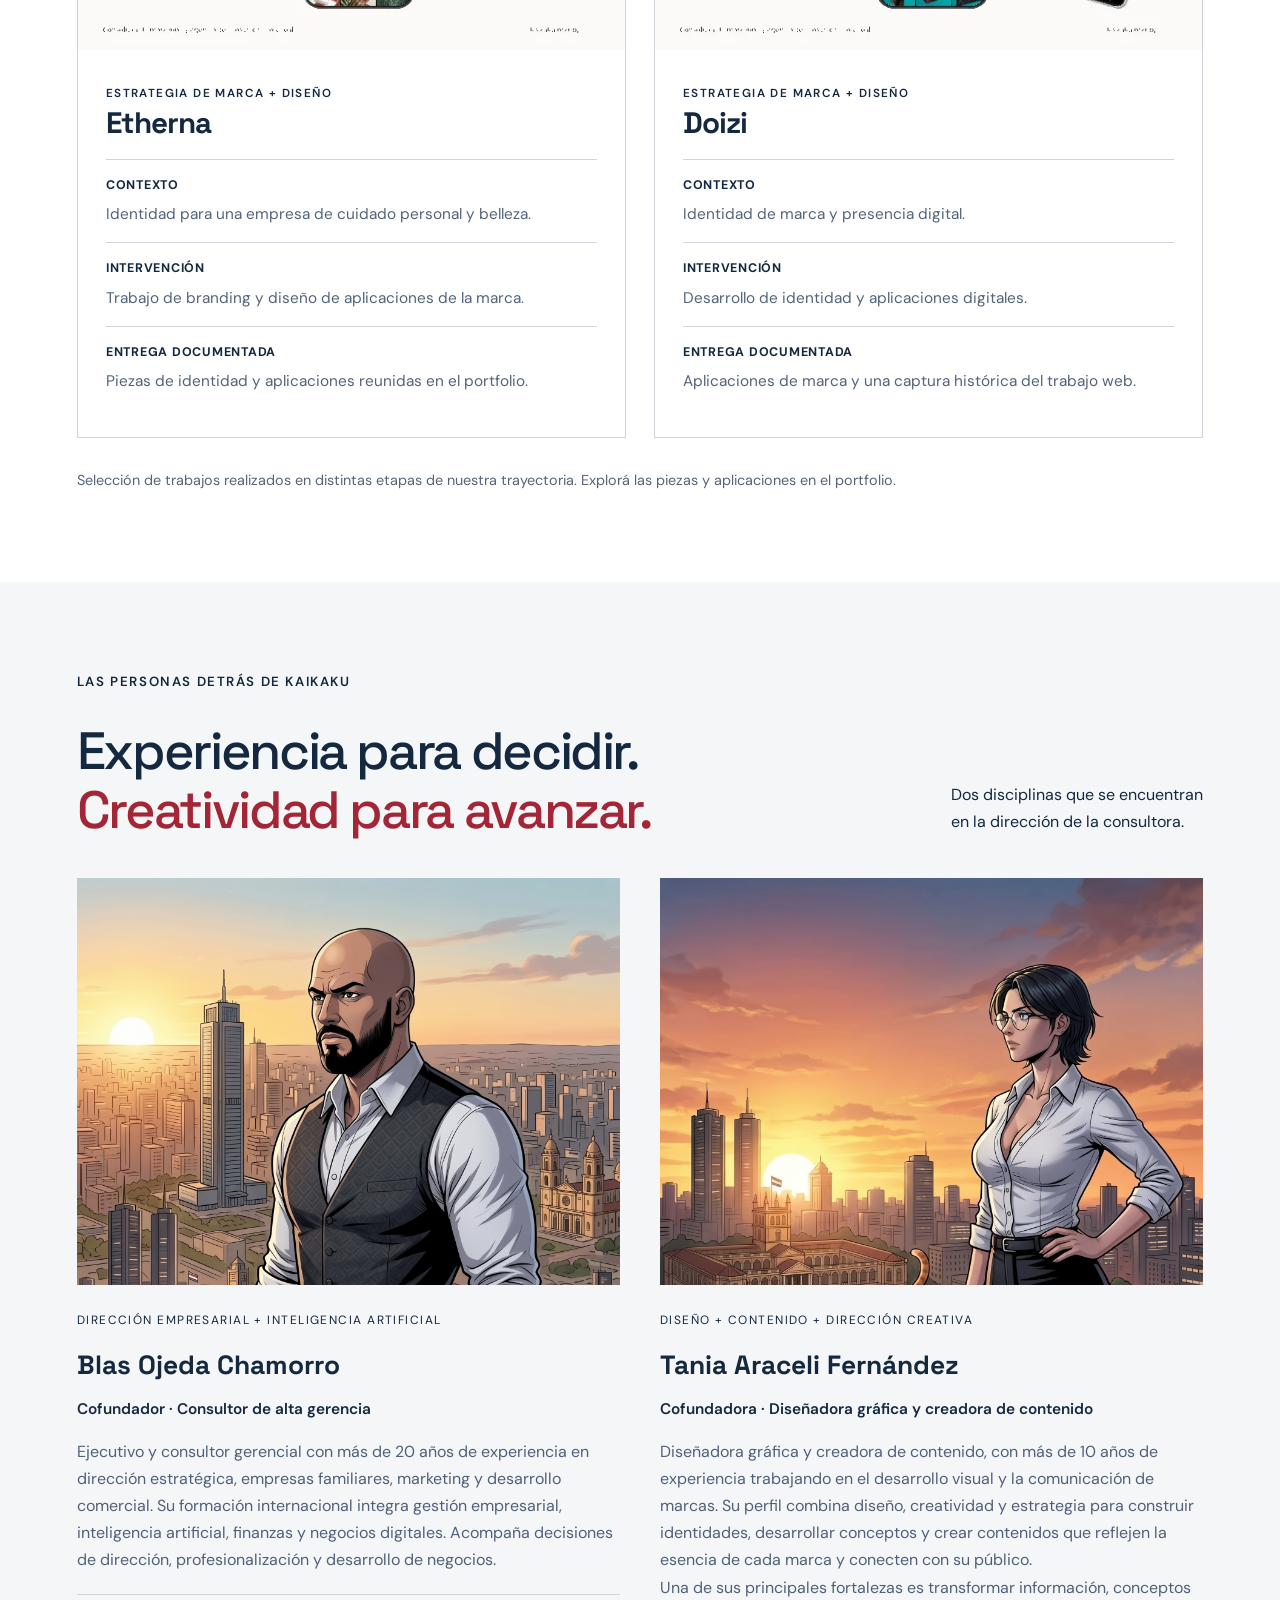
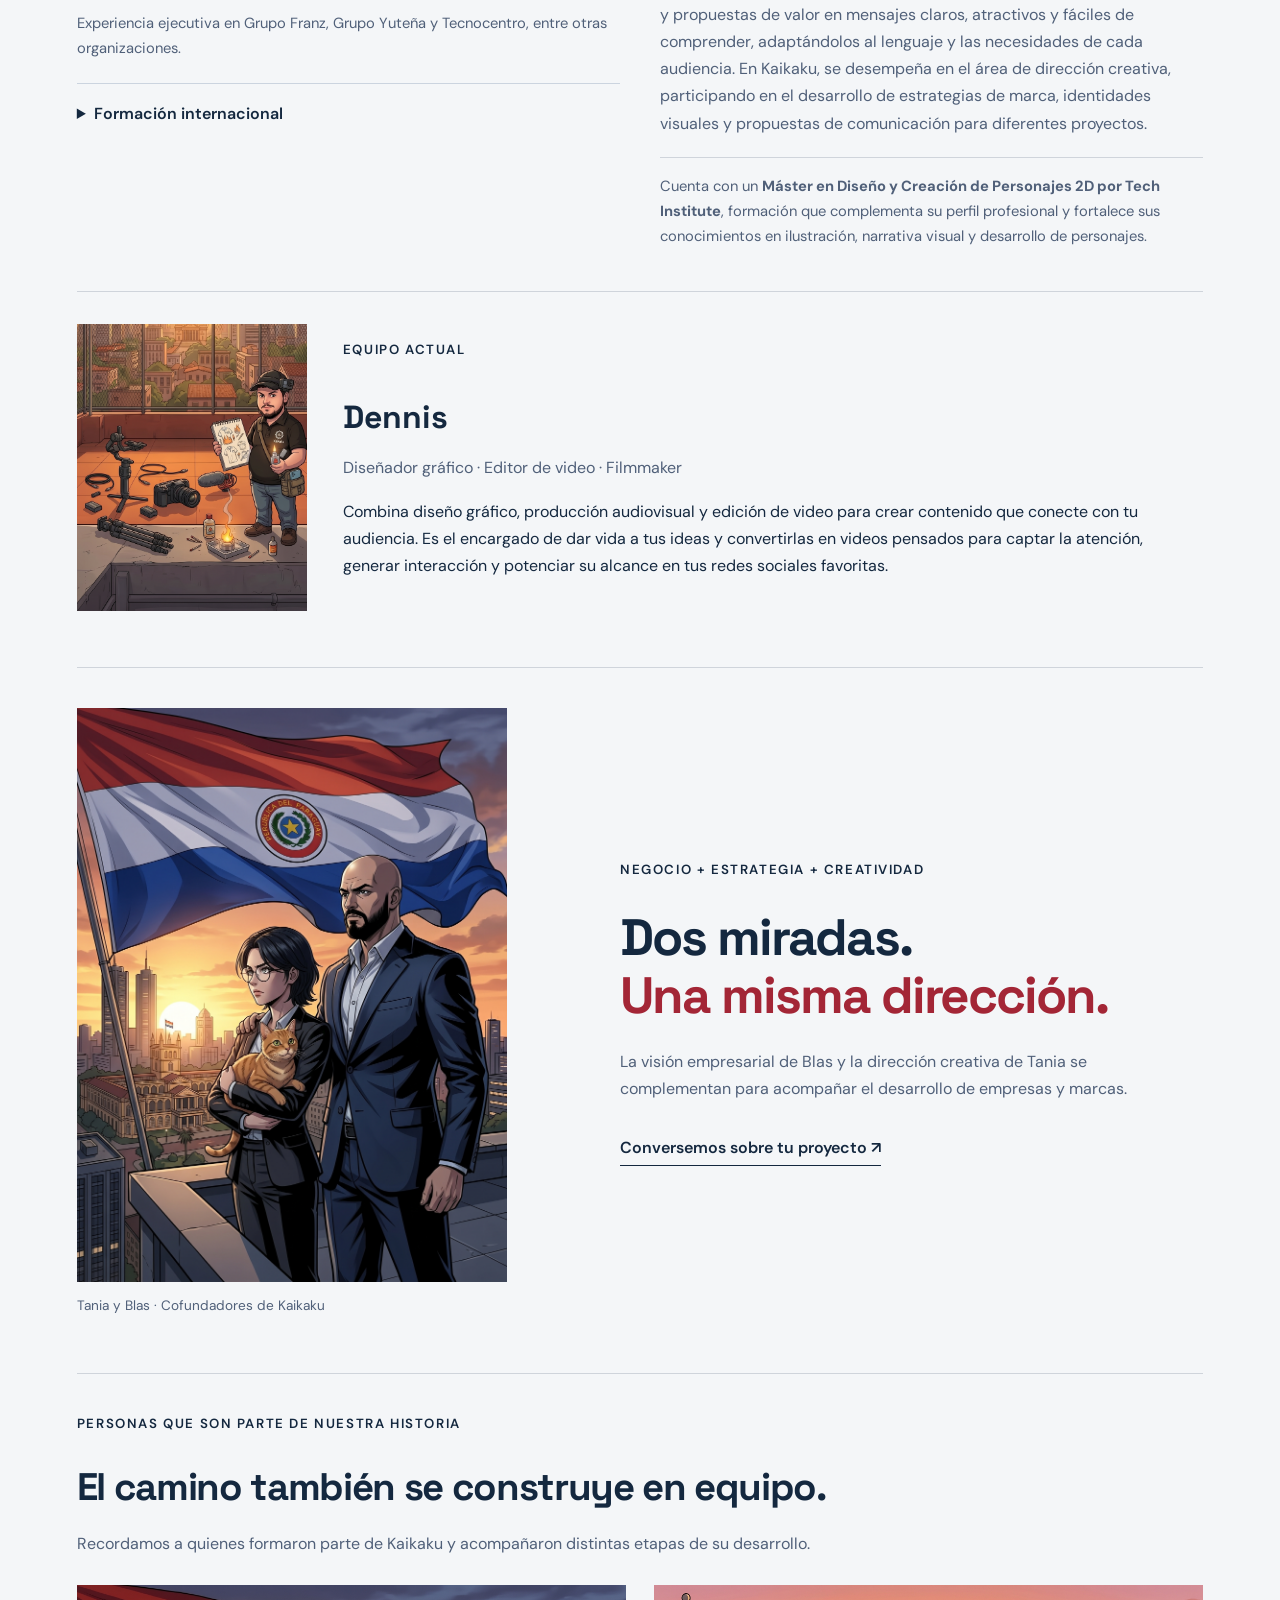
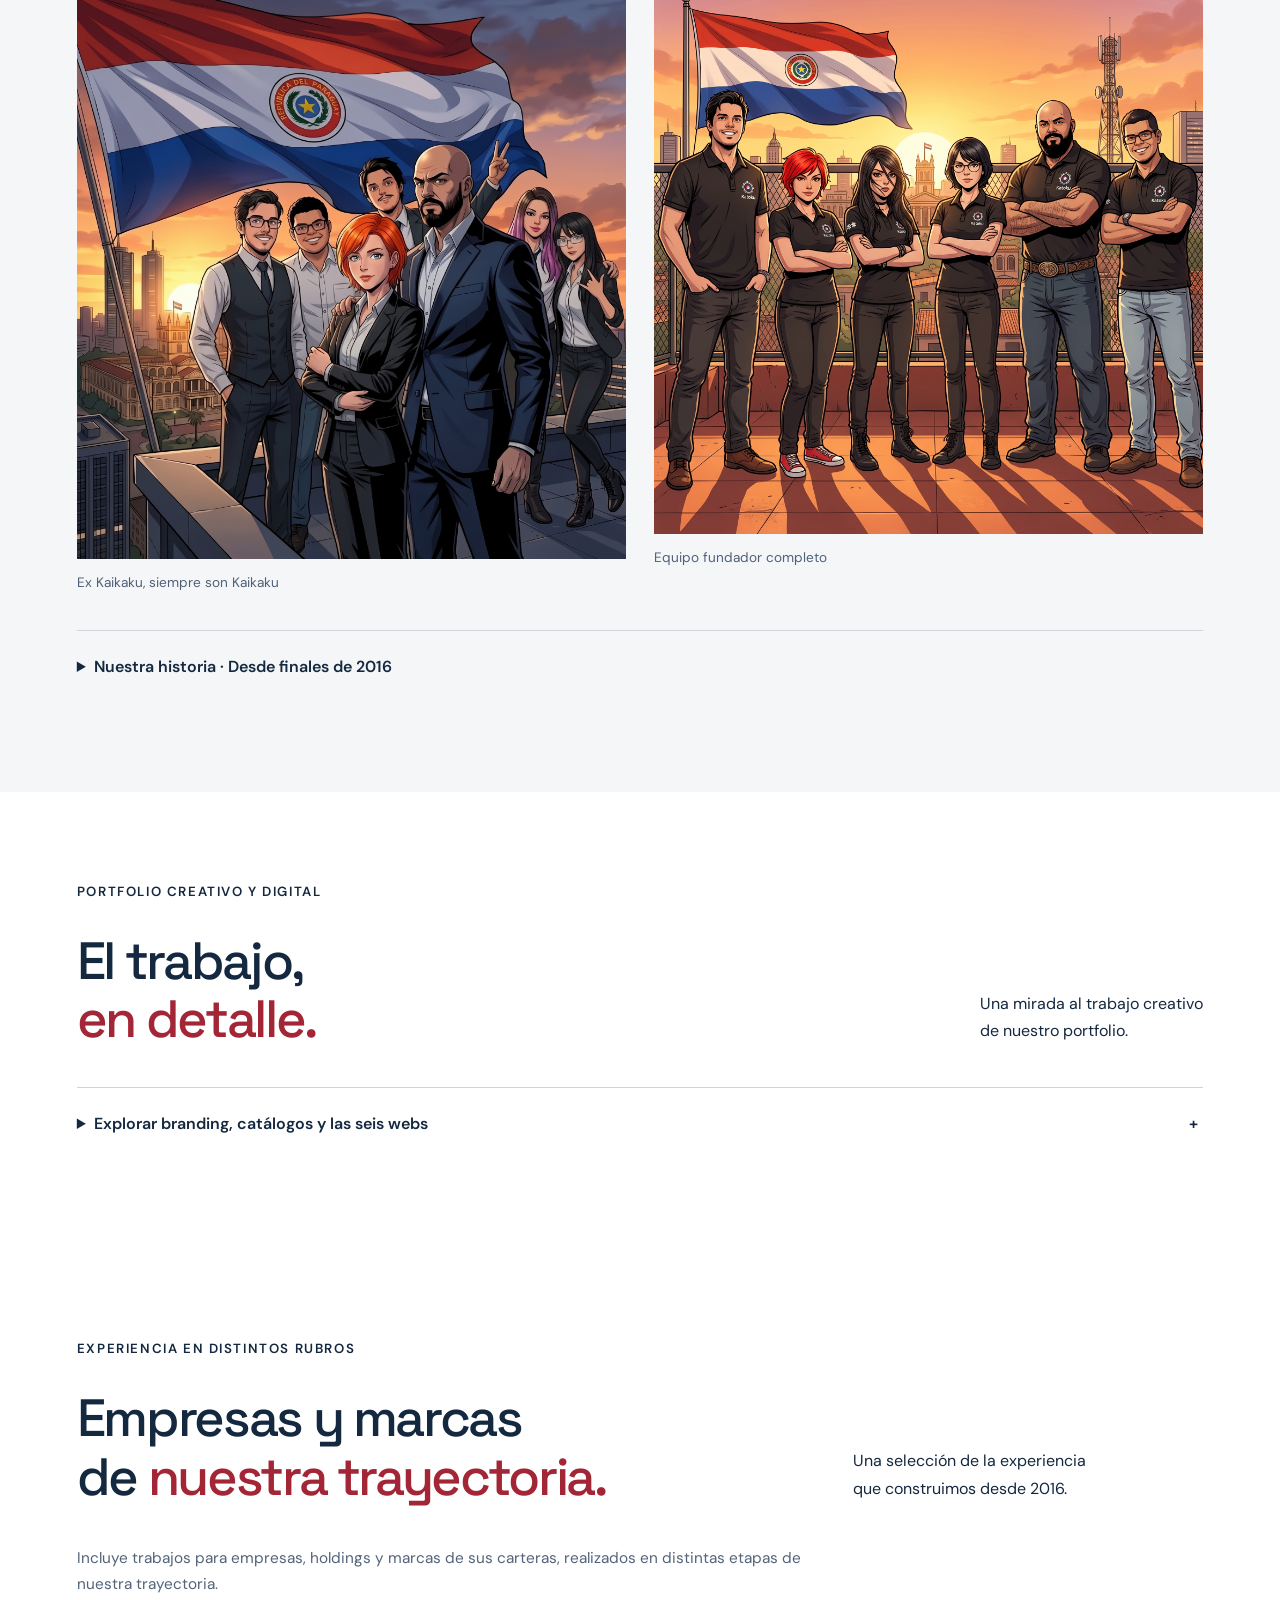
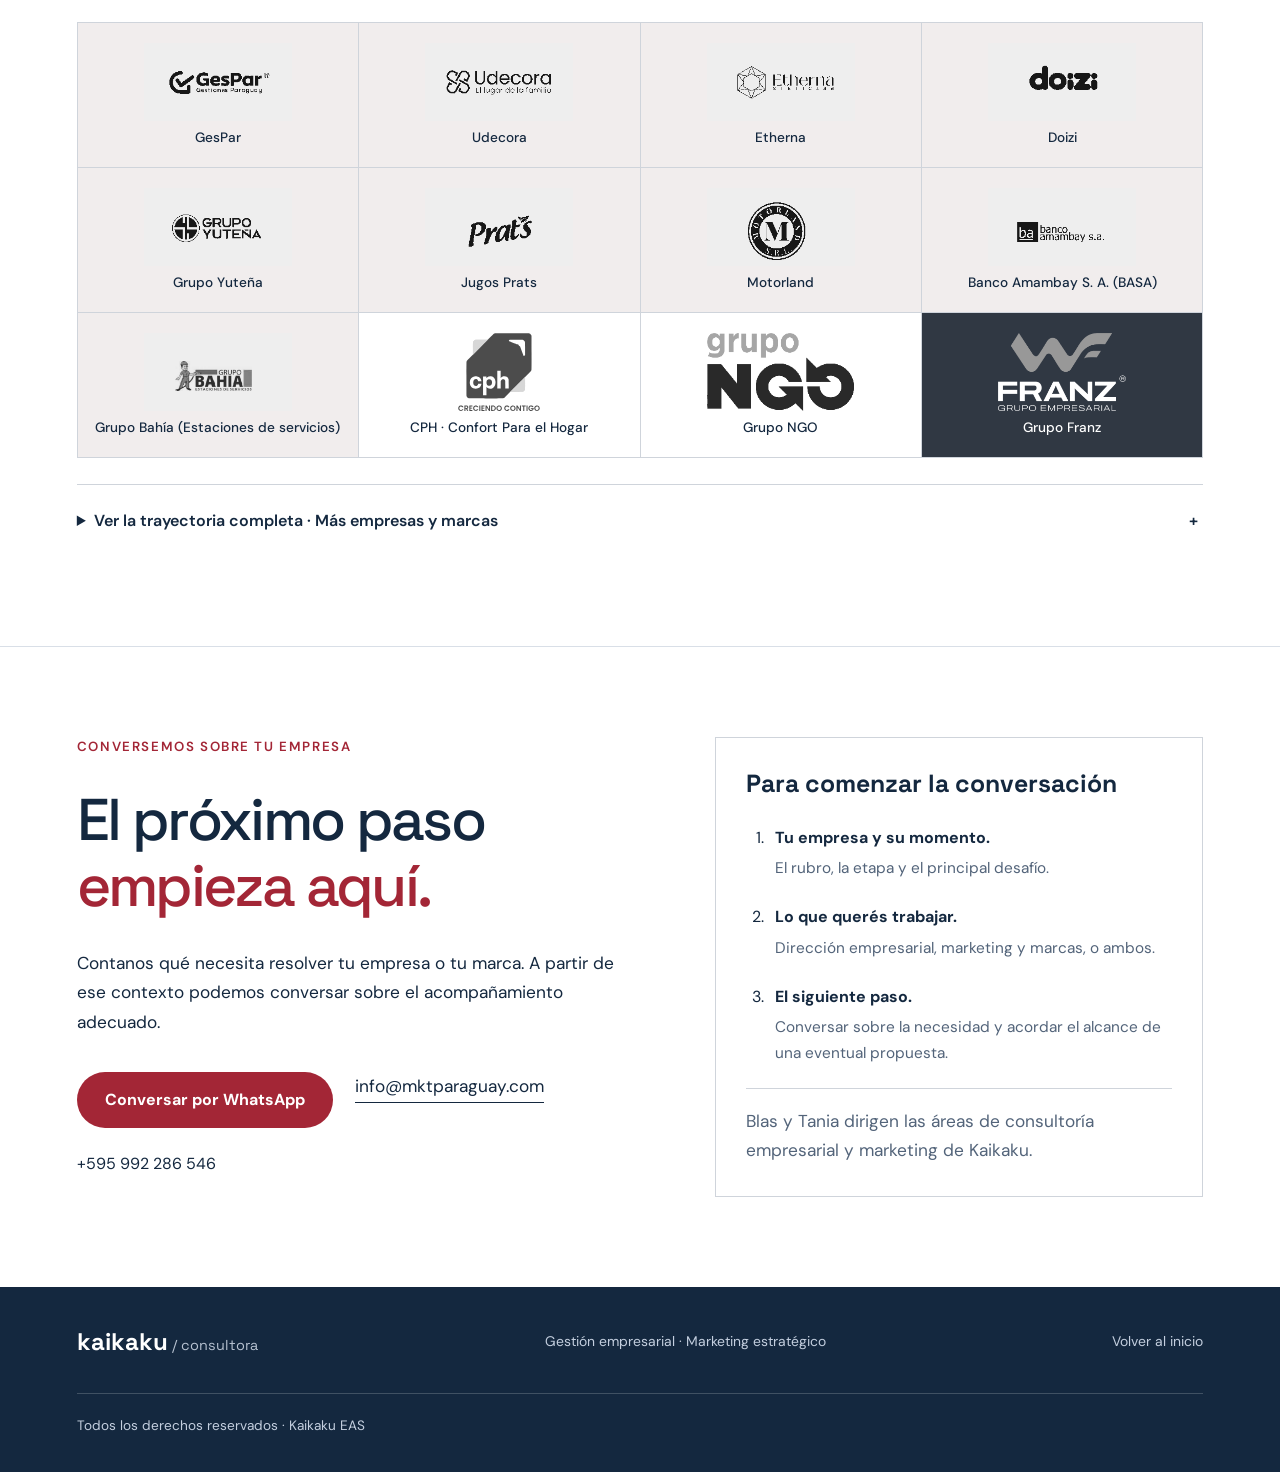
<file: kaikaku/index.html>
<!doctype html>
<html lang="es">
<head>
<base href="/kaikaku/">
<meta charset="utf-8"><meta name="viewport" content="width=device-width,initial-scale=1">
<title>Kaikaku Consultora · Gestión empresarial y marketing estratégico</title>
<meta name="description" content="Consultoría de alta gerencia, dirección estratégica y marketing. Experiencia ejecutiva y formación internacional para acompañar empresas y construir marcas.">
<meta name="robots" content="noindex, nofollow">
<meta name="theme-color" content="#14283f">
<link rel="icon" href="data:image/svg+xml,%3Csvg xmlns='http://www.w3.org/2000/svg' viewBox='0 0 32 32'%3E%3Crect width='32' height='32' rx='8' fill='%2314283f'/%3E%3Cpath d='M9 7v18M23 7L9 17l14 8' stroke='%23a32636' stroke-width='4' fill='none'/%3E%3C/svg%3E">
<link rel="stylesheet" href="styles.css?v=21">
</head>
<body>
<a class="skip" href="#contenido">Ir al contenido</a>
<header><a class="brand" href="#inicio" aria-label="Kaikaku, inicio"><img src="assets/logo-consultora-tricolor.png" alt="Kaikaku Consultora Empresarial" width="2170" height="725"></a><nav aria-label="Navegación principal"><a href="#servicios">Servicios</a><a href="#casos">Casos</a><a href="#historia">Equipo</a><a href="#clientes">Trayectoria</a><a class="nav-contact" href="#contacto">Conversemos</a></nav></header>
<main id="contenido"><section class="hero" id="inicio"><div class="eyebrow">CONSULTORA EMPRESARIAL · DESDE 2016</div><div class="hero-title"><h1>Cambio radical.<br>Mejora <em>continua.</em></h1><img class="kanji" src="assets/kanji.png" alt="改革 — Kaikaku" width="234" height="416"></div><div class="hero-bottom"><p>Dirección empresarial y marketing estratégico para empresas que necesitan ordenar su gestión, desarrollar nuevos negocios o fortalecer sus marcas.</p><a class="button coral" href="#contacto">Hablemos de tu negocio</a></div><div class="entry-paths"><a href="#direccion"><span>01 / DIRECCIÓN Y TRANSFORMACIÓN</span><strong>Ordenar la empresa.<br>Decidir el próximo paso.</strong><span class="entry-link">Explorar consultoría empresarial <span aria-hidden="true">↗</span></span></a><a href="#marketing"><span>02 / MARKETING Y MARCAS</span><strong>Definir el posicionamiento.<br>Llevarlo al mercado.</strong><span class="entry-link">Explorar marketing estratégico <span aria-hidden="true">↗</span></span></a></div><div class="hero-foot"><span>Kaikaku Consultora Empresarial</span><span>Negocio + estrategia + creatividad</span><span>Paraguay</span></div></section><section class="intro section" id="enfoque"><div class="section-heading"><div><p class="eyebrow">CUÁNDO PODEMOS ACOMPAÑARTE</p><h2>El negocio cambia.<br><em>Las decisiones también.</em></h2></div><p>Partimos del momento de tu empresa<br>y de lo que necesita resolver.</p></div><div class="challenge-grid"><article><span>01</span><h3>La empresa creció.</h3><p>Necesitás ordenar responsabilidades, prioridades y la forma de tomar decisiones.</p></article><article><span>02</span><h3>Hay una nueva oportunidad.</h3><p>Querés analizar un mercado, desarrollar una unidad de negocio o introducir una marca.</p></article><article><span>03</span><h3>La marca necesita avanzar.</h3><p>Buscás un posicionamiento claro y una comunicación coherente con el negocio.</p></article><article><span>04</span><h3>Querés incorporar IA.</h3><p>Necesitás identificar aplicaciones útiles para tu gestión y evaluar por dónde comenzar.</p></article></div></section><section class="section services" id="servicios"><div class="section-heading"><div><p class="eyebrow">DOS CAPACIDADES QUE SE COMPLEMENTAN</p><h2>Visión de negocio.<br><em>Acción en el mercado.</em></h2></div><p>El alcance se define según<br>las necesidades de cada empresa.</p></div><div class="service-paths"><article id="direccion"><p class="eyebrow">DIRECCIÓN Y TRANSFORMACIÓN EMPRESARIAL</p><h3>Dar estructura<br>al próximo crecimiento.</h3><p>Acompañamos a propietarios, directorios y equipos gerenciales en decisiones de estrategia y profesionalización.</p><ul><li>Dirección estratégica y prioridades de negocio.</li><li>Profesionalización de empresas familiares.</li><li>Gobierno corporativo y alineación directiva.</li><li>Desarrollo de unidades de negocio.</li><li>Inteligencia artificial aplicada a la gestión.</li></ul><div class="service-delivery"><strong>El acompañamiento puede incluir</strong><p>Diagnóstico, definición de prioridades, plan de acción y seguimiento de decisiones y avances.</p></div><a class="button light" href="https://wa.me/595992286546?text=Hola%20Kaikaku%2C%20quisiera%20conversar%20sobre%20direcci%C3%B3n%20y%20transformaci%C3%B3n%20de%20mi%20empresa." target="_blank" rel="noopener noreferrer">Conversar sobre mi empresa</a></article><article id="marketing"><p class="eyebrow">MARKETING ESTRATÉGICO Y DESARROLLO DE MARCAS</p><h3>Conectar la estrategia<br>con las personas.</h3><p>Integramos análisis de mercado, posicionamiento y creatividad para desarrollar marcas y su presencia comercial.</p><ul><li>Análisis de mercado y oportunidades.</li><li>Propuesta de valor y posicionamiento.</li><li>Identidad visual, diseño e ilustración.</li><li>Campañas y comunicación digital.</li><li>Diseño web y piezas comerciales.</li></ul><div class="service-delivery"><strong>El trabajo puede incluir</strong><p>Definición estratégica de marca, identidad y aplicaciones, contenidos y desarrollo de sus puntos de contacto.</p></div><a class="button light" href="https://wa.me/595992286546?text=Hola%20Kaikaku%2C%20quisiera%20conversar%20sobre%20marketing%20y%20desarrollo%20de%20mi%20marca." target="_blank" rel="noopener noreferrer">Conversar sobre mi marca</a></article></div></section><section class="section philosophy" id="filosofia"><div class="section-heading"><div><p class="eyebrow">NUESTRA FILOSOFÍA, LLEVADA AL NEGOCIO</p><h2>Transformar lo esencial.<br><em>Mejorar cada día.</em></h2></div><p>Un punto de partida claro.<br>Un alcance acordado con tu empresa.</p></div><div class="philosophy-brief"><article><span lang="ja">改革</span><div><h3>Kaikaku · Cambio radical</h3><p>Replantear el modelo, una unidad de negocio o el posicionamiento cuando hace falta una transformación profunda.</p></div></article><article><span lang="ja">改善</span><div><h3>Kaizen · Mejora continua</h3><p>Observar, evaluar y ajustar procesos y prácticas para sostener el avance.</p></div></article></div><h3 class="method-title">Cómo planteamos el acompañamiento</h3><ol class="method-steps"><li><span>01</span><h4>Entender</h4><p>Conocer el contexto, las necesidades y la información disponible.</p></li><li><span>02</span><h4>Priorizar</h4><p>Acordar objetivos, alcance y decisiones que requieren atención.</p></li><li><span>03</span><h4>Llevar a la práctica</h4><p>Desarrollar las acciones y herramientas acordadas con el equipo.</p></li><li><span>04</span><h4>Dar seguimiento</h4><p>Revisar los avances y ajustar el trabajo según lo aprendido.</p></li></ol><div class="philosophy-close"><p>La propuesta de trabajo define las etapas y entregables de cada proyecto.</p><a href="https://en.leaninstituut.nl/lean-lexicon/kaikaku" target="_blank" rel="noopener noreferrer">Sobre Kaikaku</a><a href="https://www.lean.org/lexicon-terms/kaizen/" target="_blank" rel="noopener noreferrer">Sobre Kaizen</a></div></section><section class="section cases" id="casos"><div class="section-heading"><div><p class="eyebrow">TRABAJO QUE EXPLICA NUESTRA EXPERIENCIA</p><h2>De la oportunidad<br><em>a la aplicación.</em></h2></div><p>Una selección de intervenciones<br>de nuestra trayectoria.</p></div><div class="case-grid"><article class="case-featured"><span class="eyebrow">ESTRATEGIA + DESARROLLO DE NEGOCIOS</span><h3>Grupo Yuteña</h3><p class="case-lead">Acompañar marcas y unidades de negocio, desde el análisis de mercado hasta su desarrollo y posicionamiento.</p><dl><div><dt>Contexto</dt><dd>Una cartera de marcas y productos a importar, dentro de un holding empresarial.</dd></div><div><dt>Intervención de Kaikaku</dt><dd>Análisis de mercado previo a la importación y trabajo de desarrollo y posicionamiento una vez incorporados los productos.</dd></div><div><dt>Alcance de la experiencia</dt><dd>Un trabajo que conectó decisiones comerciales con marketing estratégico y desarrollo de marcas.</dd></div></dl></article><article><img src="assets/mandioca.webp" alt="Trabajo de identidad de Mandioca" width="608" height="342" loading="lazy"><div class="case-copy"><span class="eyebrow">ESTRATEGIA DE MARCA + DISEÑO</span><h3>Mandioca</h3><dl><div><dt>Contexto</dt><dd>Desarrollo de identidad de marca.</dd></div><div><dt>Intervención</dt><dd>Trabajo de branding y diseño de aplicaciones.</dd></div><div><dt>Entrega documentada</dt><dd>Identidad visual y sus aplicaciones, documentadas en nuestro portfolio.</dd></div></dl></div></article><article><img src="assets/etherna.webp" alt="Trabajo de identidad de Etherna" width="608" height="342" loading="lazy"><div class="case-copy"><span class="eyebrow">ESTRATEGIA DE MARCA + DISEÑO</span><h3>Etherna</h3><dl><div><dt>Contexto</dt><dd>Identidad para una empresa de cuidado personal y belleza.</dd></div><div><dt>Intervención</dt><dd>Trabajo de branding y diseño de aplicaciones de la marca.</dd></div><div><dt>Entrega documentada</dt><dd>Piezas de identidad y aplicaciones reunidas en el portfolio.</dd></div></dl></div></article><article><img src="assets/doizi.webp" alt="Trabajo de identidad de Doizi" width="608" height="342" loading="lazy"><div class="case-copy"><span class="eyebrow">ESTRATEGIA DE MARCA + DISEÑO</span><h3>Doizi</h3><dl><div><dt>Contexto</dt><dd>Identidad de marca y presencia digital.</dd></div><div><dt>Intervención</dt><dd>Desarrollo de identidad y aplicaciones digitales.</dd></div><div><dt>Entrega documentada</dt><dd>Aplicaciones de marca y una captura histórica del trabajo web.</dd></div></dl></div></article></div><p class="portfolio-note">Selección de trabajos realizados en distintas etapas de nuestra trayectoria. Explorá las piezas y aplicaciones en el portfolio.</p></section><section class="section history" id="historia"><div class="section-heading"><div><p class="eyebrow">LAS PERSONAS DETRÁS DE KAIKAKU</p><h2>Experiencia para decidir.<br><em>Creatividad para avanzar.</em></h2></div><p>Dos disciplinas que se encuentran<br>en la dirección de la consultora.</p></div><div class="founders"><article><img class="founder-photo" src="assets/blas-asuncion.jpg" alt="Retrato ilustrado de Blas Ojeda Chamorro, cofundador de Kaikaku" width="1792" height="2390" loading="lazy"><span>DIRECCIÓN EMPRESARIAL + INTELIGENCIA ARTIFICIAL</span><h3>Blas Ojeda Chamorro</h3><p class="founder-role">Cofundador · Consultor de alta gerencia</p><p>Ejecutivo y consultor gerencial con más de 20 años de experiencia en dirección estratégica, empresas familiares, marketing y desarrollo comercial. Su formación internacional integra gestión empresarial, inteligencia artificial, finanzas y negocios digitales. Acompaña decisiones de dirección, profesionalización y desarrollo de negocios.</p><p class="founder-track">Experiencia ejecutiva en Grupo Franz, Grupo Yuteña y Tecnocentro, entre otras organizaciones.</p><details class="academic-detail"><summary>Formación internacional</summary><ul class="credentials"><li><strong>Máster en Dirección Comercial y Marketing + Máster en Digital Business</strong><span>EAE Barcelona · España</span></li><li><strong>MBA en Administración y Dirección de Empresas + Máster en IA Empresarial</strong><span>ENEB / Universidad Isabel I · España</span></li><li><strong>Global MBA en Dirección Financiera y Tecnología Blockchain</strong><span>ENEB / Universidad Isabel I · España</span></li></ul></details></article><article class="founder-tania"><img class="founder-photo" src="assets/tania-asuncion.jpg" alt="Retrato ilustrado de Tania Araceli Fernández, cofundadora de Kaikaku" width="1792" height="2390" loading="lazy"><span>DISEÑO + CONTENIDO + DIRECCIÓN CREATIVA</span><h3>Tania Araceli Fernández</h3><p class="founder-role">Cofundadora · Diseñadora gráfica y creadora de contenido</p><p>Diseñadora gráfica y creadora de contenido, con más de 10 años de experiencia trabajando en el desarrollo visual y la comunicación de marcas. Su perfil combina diseño, creatividad y estrategia para construir identidades, desarrollar conceptos y crear contenidos que reflejen la esencia de cada marca y conecten con su público.</p><p>Una de sus principales fortalezas es transformar información, conceptos y propuestas de valor en mensajes claros, atractivos y fáciles de comprender, adaptándolos al lenguaje y las necesidades de cada audiencia. En Kaikaku, se desempeña en el área de dirección creativa, participando en el desarrollo de estrategias de marca, identidades visuales y propuestas de comunicación para diferentes proyectos.</p><p class="founder-track">Cuenta con un <strong>Máster en Diseño y Creación de Personajes 2D por Tech Institute</strong>, formación que complementa su perfil profesional y fortalece sus conocimientos en ilustración, narrativa visual y desarrollo de personajes.</p></article></div><div class="current-staff" id="equipo-actual"><img src="assets/dennis-equipo.jpg" alt="Retrato ilustrado de Dennis, integrante actual del equipo de Kaikaku" width="1408" height="3054" loading="lazy"><div><p class="eyebrow">EQUIPO ACTUAL</p><h3>Dennis</h3><p class="staff-role">Diseñador gráfico · Editor de video · Filmmaker</p><p>Combina diseño gráfico, producción audiovisual y edición de video para crear contenido que conecte con tu audiencia. Es el encargado de dar vida a tus ideas y convertirlas en videos pensados para captar la atención, generar interacción y potenciar su alcance en tus redes sociales favoritas.</p></div></div><div class="founders-together"><figure><img src="assets/fundadores-paraguay.jpg" alt="Ilustración de Tania Araceli Fernández y Blas Ojeda Chamorro juntos, con la bandera paraguaya y Asunción de fondo" width="1792" height="2390" loading="lazy"><figcaption>Tania y Blas · Cofundadores de Kaikaku</figcaption></figure><div><p class="eyebrow">NEGOCIO + ESTRATEGIA + CREATIVIDAD</p><h3>Dos miradas.<br><em>Una misma dirección.</em></h3><p>La visión empresarial de Blas y la dirección creativa de Tania se complementan para acompañar el desarrollo de empresas y marcas.</p><a class="text-link" href="#contacto">Conversemos sobre tu proyecto <span aria-hidden="true">↗</span></a></div></div><div class="team-legacy" id="trayectoria-equipo"><p class="eyebrow">PERSONAS QUE SON PARTE DE NUESTRA HISTORIA</p><h3>El camino también se construye en equipo.</h3><p>Recordamos a quienes formaron parte de Kaikaku y acompañaron distintas etapas de su desarrollo.</p><div class="legacy-gallery"><figure><img src="assets/ex-kaikaku-siempre-kaikaku.jpg" alt="Ilustración de exintegrantes de Kaikaku: ex Kaikaku, siempre son Kaikaku" width="2016" height="2108" loading="lazy"><figcaption>Ex Kaikaku, siempre son Kaikaku</figcaption></figure><figure><img src="assets/kaikaku-excolaboradores.jpg" alt="Ilustración del equipo fundador completo de Kaikaku" width="2048" height="2048" loading="lazy"><figcaption>Equipo fundador completo</figcaption></figure></div></div><details class="origin"><summary>Nuestra historia · Desde finales de 2016</summary><p>Blas Ojeda Chamorro y Tania Araceli Fernández fundaron Kaikaku uniendo marketing, diseño gráfico e ilustración. La agencia amplió pronto su alcance hacia la gestión empresarial, con énfasis en marketing estratégico.</p><p>Con Grupo Yuteña, el trabajo abarcó marcas y unidades de negocio. La llegada de clientes de otros rubros llevó a incorporar siete colaboradores más a los fundadores en aquella etapa.</p><p>La actualización académica y la experiencia en nuevos ámbitos ampliaron el enfoque de Kaikaku hacia dirección empresarial, inteligencia artificial aplicada a empresas y desarrollo creativo de marcas.</p></details></section><section class="section portfolio" id="portfolio"><div class="section-heading"><div><p class="eyebrow">PORTFOLIO CREATIVO Y DIGITAL</p><h2>El trabajo,<br><em>en detalle.</em></h2></div><p>Una mirada al trabajo creativo<br>de nuestro portfolio.</p></div><details class="portfolio-expand"><summary>Explorar branding, catálogos y las seis webs <span aria-hidden="true">+</span></summary><div class="filters" role="group" aria-label="Filtrar trabajos"><button class="active" data-filter="all" aria-pressed="true">Todos</button><button data-filter="branding" aria-pressed="false">Branding</button><button data-filter="catalogos" aria-pressed="false">Catálogos</button><button data-filter="web" aria-pressed="false">Diseño web</button></div><div class="work-grid">
<figure data-category="branding"><img src="assets/mandioca.webp" alt="Portfolio de identidad visual y aplicaciones de marca de Mandioca" width="608" height="342" loading="lazy"><figcaption><h3>Mandioca</h3><span>Branding</span></figcaption></figure>
<figure data-category="branding"><img src="assets/etherna.webp" alt="Portfolio de identidad visual y aplicaciones de Etherna" width="608" height="342" loading="lazy"><figcaption><h3>Etherna</h3><span>Branding</span></figcaption></figure>
<figure data-category="branding"><img src="assets/doizi.webp" alt="Portfolio de identidad y aplicaciones digitales de Doizi" width="608" height="342" loading="lazy"><figcaption><h3>Doizi</h3><span>Branding</span></figcaption></figure>
<figure data-category="catalogos"><img src="assets/catalogo.webp" alt="Ejemplo de diseño editorial y catálogo de productos del portfolio de Kaikaku" width="608" height="342" loading="lazy"><figcaption><h3>Diseño de catálogos</h3><span>Diseño editorial</span></figcaption></figure><article class="web-work" data-category="web"><a href="https://mandioca.com.py" target="_blank" rel="noopener noreferrer" aria-label="Visitar Mandioca, abre en una pestaña nueva"><div class="web-work-top"><span>DISEÑO WEB</span><span>01</span></div><h3>Mandioca</h3><p>mandioca.com.py</p><span class="web-work-visit">Visitar sitio</span></a></article><article class="web-work has-capture" data-category="web" style="--capture:url('assets/web-doizi.jpg')"><a href="https://doizi.com.py" target="_blank" rel="noopener noreferrer" aria-label="Visitar Doizi, abre en una pestaña nueva"><div class="web-work-top"><span>DISEÑO WEB</span><span>02</span></div><h3>Doizi</h3><p>doizi.com.py</p><span class="capture-note">Captura histórica del portfolio</span><span class="web-work-visit">Visitar sitio</span></a></article><article class="web-work has-capture" data-category="web" style="--capture:url('assets/web-miparaguay.jpg')"><a href="https://miparaguay.com.py" target="_blank" rel="noopener noreferrer" aria-label="Visitar Mi Paraguay, abre en una pestaña nueva"><div class="web-work-top"><span>DISEÑO WEB</span><span>03</span></div><h3>Mi Paraguay</h3><p>miparaguay.com.py</p><span class="web-work-visit">Visitar sitio</span></a></article><article class="web-work has-capture" data-category="web" style="--capture:url('assets/web-estanciero.jpg')"><a href="https://estanciero.com.py" target="_blank" rel="noopener noreferrer" aria-label="Visitar Estanciero, abre en una pestaña nueva"><div class="web-work-top"><span>DISEÑO WEB</span><span>04</span></div><h3>Estanciero</h3><p>estanciero.com.py</p><span class="web-work-visit">Visitar sitio</span></a></article><article class="web-work has-capture" data-category="web" style="--capture:url('assets/web-bacheame.jpg')"><a href="https://bacheame.com.py" target="_blank" rel="noopener noreferrer" aria-label="Visitar Bacheame, abre en una pestaña nueva"><div class="web-work-top"><span>DISEÑO WEB</span><span>05</span></div><h3>Bacheame</h3><p>bacheame.com.py</p><span class="web-work-visit">Visitar sitio</span></a></article><article class="web-work has-capture" data-category="web" style="--capture:url('assets/web-ikuaalomita.jpg')"><a href="https://ikuaalomita.com.py" target="_blank" rel="noopener noreferrer" aria-label="Visitar Ikuaa Lo Mitã, abre en una pestaña nueva"><div class="web-work-top"><span>DISEÑO WEB</span><span>06</span></div><h3>Ikuaa Lo Mitã</h3><p>ikuaalomita.com.py</p><span class="web-work-visit">Visitar sitio</span></a></article></div><p class="portfolio-note">Selección del portfolio de Kaikaku. Los trabajos reflejan proyectos realizados en distintas etapas de nuestra trayectoria.</p></details></section><section class="section clients" id="clientes"><div class="section-heading"><div><p class="eyebrow">EXPERIENCIA EN DISTINTOS RUBROS</p><h2>Empresas y marcas<br>de <em>nuestra trayectoria.</em></h2></div><p>Una selección de la experiencia<br>que construimos desde 2016.</p></div><p class="client-scope">Incluye trabajos para empresas, holdings y marcas de sus carteras, realizados en distintas etapas de nuestra trayectoria.</p><div class="client-grid selected-clients"><figure class="client-logo"><img src="assets/clientes/logo-01-01.png" alt="Logo de GesPar" loading="lazy"><figcaption>GesPar</figcaption></figure><figure class="client-logo"><img src="assets/clientes/logo-01-02.png" alt="Logo de Udecora" loading="lazy"><figcaption>Udecora</figcaption></figure><figure class="client-logo"><img src="assets/clientes/logo-01-03.png" alt="Logo de Etherna" loading="lazy"><figcaption>Etherna</figcaption></figure><figure class="client-logo"><img src="assets/clientes/logo-02-01.png" alt="Logo de Doizi" loading="lazy"><figcaption>Doizi</figcaption></figure><figure class="client-logo"><img src="assets/clientes/logo-02-05.png" alt="Logo de Grupo Yuteña" loading="lazy"><figcaption>Grupo Yuteña</figcaption></figure><figure class="client-logo"><img src="assets/clientes/logo-06-01.png" alt="Logo de Jugos Prats" loading="lazy"><figcaption>Jugos Prats</figcaption></figure><figure class="client-logo"><img src="assets/clientes/logo-06-02.png" alt="Logo de Motorland" loading="lazy"><figcaption>Motorland</figcaption></figure><figure class="client-logo"><img src="assets/clientes/logo-07-05.png" alt="Logo de Banco Amambay S. A. (BASA)" loading="lazy"><figcaption>Banco Amambay S. A. (BASA)</figcaption></figure><figure class="client-logo"><img src="assets/clientes/logo-08-02.png" alt="Logo de Grupo Bahía (Estaciones de servicios)" loading="lazy"><figcaption>Grupo Bahía (Estaciones de servicios)</figcaption></figure><figure class="client-logo client-logo-official"><img src="assets/clientes/cph.svg" alt="Logo de CPH · Confort Para el Hogar" loading="lazy"><figcaption>CPH · Confort Para el Hogar</figcaption></figure><figure class="client-logo client-logo-official"><img src="assets/clientes/ngo.png" alt="Logo de Grupo NGO" loading="lazy"><figcaption>Grupo NGO</figcaption></figure><figure class="client-logo client-logo-official client-logo-inverse"><img src="assets/clientes/franz-875e65f7b1e0172c.png" alt="Logo de Grupo Franz" loading="lazy"><figcaption>Grupo Franz</figcaption></figure></div><details class="client-expand"><summary>Ver la trayectoria completa · Más empresas y marcas <span aria-hidden="true">+</span></summary><div class="client-grid"><figure class="client-logo"><img src="assets/clientes/logo-01-04.png" alt="Logo de K-Food" loading="lazy"><figcaption>K-Food</figcaption></figure><figure class="client-logo"><img src="assets/clientes/logo-01-05.png" alt="Logo de Mandioca" loading="lazy"><figcaption>Mandioca</figcaption></figure><figure class="client-logo"><img src="assets/clientes/logo-02-02.png" alt="Logo de Spodyb" loading="lazy"><figcaption>Spodyb</figcaption></figure><figure class="client-logo"><img src="assets/clientes/logo-02-03.png" alt="Logo de Gastro Center" loading="lazy"><figcaption>Gastro Center</figcaption></figure><figure class="client-logo"><img src="assets/clientes/logo-02-04.png" alt="Logo de La Yuteña S. A." loading="lazy"><figcaption>La Yuteña S. A.</figcaption></figure><figure class="client-logo"><img src="assets/clientes/logo-03-01.png" alt="Logo de Atlas" loading="lazy"><figcaption>Atlas</figcaption></figure><figure class="client-logo"><img src="assets/clientes/logo-03-02.png" alt="Logo de Speed" loading="lazy"><figcaption>Speed</figcaption></figure><figure class="client-logo"><img src="assets/clientes/logo-03-03.png" alt="Logo de Italux" loading="lazy"><figcaption>Italux</figcaption></figure><figure class="client-logo"><img src="assets/clientes/logo-03-04.png" alt="Logo de Belissima" loading="lazy"><figcaption>Belissima</figcaption></figure><figure class="client-logo"><img src="assets/clientes/logo-03-05.png" alt="Logo de Quick" loading="lazy"><figcaption>Quick</figcaption></figure><figure class="client-logo"><img src="assets/clientes/logo-04-01.png" alt="Logo de Kuvings" loading="lazy"><figcaption>Kuvings</figcaption></figure><figure class="client-logo"><img src="assets/clientes/logo-04-02.png" alt="Logo de Wanke" loading="lazy"><figcaption>Wanke</figcaption></figure><figure class="client-logo"><img src="assets/clientes/logo-04-03.png" alt="Logo de Bertolini" loading="lazy"><figcaption>Bertolini</figcaption></figure><figure class="client-logo"><img src="assets/clientes/logo-04-04.png" alt="Logo de IBBL" loading="lazy"><figcaption>IBBL</figcaption></figure><figure class="client-logo"><img src="assets/clientes/logo-04-05.png" alt="Logo de Candy" loading="lazy"><figcaption>Candy</figcaption></figure><figure class="client-logo"><img src="assets/clientes/logo-05-01.png" alt="Logo de L-GIS" loading="lazy"><figcaption>L-GIS</figcaption></figure><figure class="client-logo"><img src="assets/clientes/logo-05-02.png" alt="Logo de Electronet" loading="lazy"><figcaption>Electronet</figcaption></figure><figure class="client-logo"><img src="assets/clientes/logo-05-03.png" alt="Logo de Wotan" loading="lazy"><figcaption>Wotan</figcaption></figure><figure class="client-logo"><img src="assets/clientes/logo-05-04.png" alt="Logo de Gioia" loading="lazy"><figcaption>Gioia</figcaption></figure><figure class="client-logo"><img src="assets/clientes/logo-05-05.png" alt="Logo de Burger Bear" loading="lazy"><figcaption>Burger Bear</figcaption></figure><figure class="client-logo"><img src="assets/clientes/logo-06-03.png" alt="Logo de Dulce Sueños" loading="lazy"><figcaption>Dulce Sueños</figcaption></figure><figure class="client-logo"><img src="assets/clientes/logo-06-04.png" alt="Logo de Stil Muebles" loading="lazy"><figcaption>Stil Muebles</figcaption></figure><figure class="client-logo"><img src="assets/clientes/logo-06-05.png" alt="Logo de Torres Inmobiliaria" loading="lazy"><figcaption>Torres Inmobiliaria</figcaption></figure><figure class="client-logo"><img src="assets/clientes/logo-07-01.png" alt="Logo de Livetech" loading="lazy"><figcaption>Livetech</figcaption></figure><figure class="client-logo"><img src="assets/clientes/logo-07-02.png" alt="Logo de Tecnocentro S. A." loading="lazy"><figcaption>Tecnocentro S. A.</figcaption></figure><figure class="client-logo"><img src="assets/clientes/logo-07-03.png" alt="Logo de Fagor" loading="lazy"><figcaption>Fagor</figcaption></figure><figure class="client-logo"><img src="assets/clientes/logo-07-04.png" alt="Logo de Taurus" loading="lazy"><figcaption>Taurus</figcaption></figure><figure class="client-logo"><img src="assets/clientes/logo-08-01.png" alt="Logo de Arena Bar" loading="lazy"><figcaption>Arena Bar</figcaption></figure><figure class="client-logo"><img src="assets/clientes/logo-08-03.png" alt="Logo de No Me Olvides" loading="lazy"><figcaption>No Me Olvides</figcaption></figure><figure class="client-logo"><img src="assets/clientes/logo-08-04.png" alt="Logo de Mercadito" loading="lazy"><figcaption>Mercadito</figcaption></figure><figure class="client-logo"><img src="assets/clientes/logo-08-05.png" alt="Logo de Doña Nena" loading="lazy"><figcaption>Doña Nena</figcaption></figure><figure class="client-logo client-logo-official"><img src="assets/clientes/franz-bca818e51e19d0ae.png" alt="Logo de Zeder" loading="lazy"><figcaption>Zeder</figcaption></figure><figure class="client-logo client-logo-official"><img src="assets/clientes/franz-ddfb0fca3ea236c9.png" alt="Logo de Baumarket" loading="lazy"><figcaption>Baumarket</figcaption></figure><figure class="client-logo client-logo-official"><img src="assets/clientes/franz-f6873bf03b0964dc.png" alt="Logo de Hobby" loading="lazy"><figcaption>Hobby</figcaption></figure><figure class="client-logo client-logo-official"><img src="assets/clientes/franz-df9b3116c57b72c7.png" alt="Logo de Baruch" loading="lazy"><figcaption>Baruch</figcaption></figure><figure class="client-logo client-logo-official"><img src="assets/clientes/franz-8a44992bd7ad2cc4.webp" alt="Logo de Comercial Palmera" loading="lazy"><figcaption>Comercial Palmera</figcaption></figure><figure class="client-logo client-logo-official"><img src="assets/clientes/franz-4b115eaf9430a1cd.png" alt="Logo de GoodHome" loading="lazy"><figcaption>GoodHome</figcaption></figure><figure class="client-logo client-logo-official"><img src="assets/clientes/franz-ab8c4e9c2d573318.png" alt="Logo de Flink" loading="lazy"><figcaption>Flink</figcaption></figure><figure class="client-logo client-logo-official"><img src="assets/clientes/franz-a8f1a7724897f3b2.png" alt="Logo de Palmera Bienes Raíces" loading="lazy"><figcaption>Palmera Bienes Raíces</figcaption></figure><figure class="client-logo client-logo-official client-logo-garofalo"><img src="assets/clientes/centro-garofalo.png" alt="Logo de Centro Garófalo" loading="lazy"><figcaption>Centro Garófalo</figcaption></figure></div></details></section><section class="contact section" id="contacto"><div class="contact-layout"><div><p class="eyebrow">CONVERSEMOS SOBRE TU EMPRESA</p><h2>El próximo paso<br><em>empieza aquí.</em></h2><p>Contanos qué necesita resolver tu empresa o tu marca. A partir de ese contexto podemos conversar sobre el acompañamiento adecuado.</p><div class="contact-actions"><a class="button dark" href="https://wa.me/595992286546?text=Hola%20Kaikaku%2C%20quisiera%20conversar%20sobre%20mi%20empresa.%20Mi%20principal%20desaf%C3%ADo%20es%3A" target="_blank" rel="noopener noreferrer">Conversar por WhatsApp</a><a class="email" href="mailto:info@mktparaguay.com">info@mktparaguay.com</a></div><a class="phone" href="tel:+595992286546">+595 992 286 546</a></div><div class="contact-next"><h3>Para comenzar la conversación</h3><ol><li><strong>Tu empresa y su momento.</strong><span>El rubro, la etapa y el principal desafío.</span></li><li><strong>Lo que querés trabajar.</strong><span>Dirección empresarial, marketing y marcas, o ambos.</span></li><li><strong>El siguiente paso.</strong><span>Conversar sobre la necesidad y acordar el alcance de una eventual propuesta.</span></li></ol><p>Blas y Tania dirigen las áreas de consultoría empresarial y marketing de Kaikaku.</p></div></div></section>







</main><footer><span class="footer-name">kaikaku<span> / consultora</span></span><span>Gestión empresarial · Marketing estratégico</span><a href="#inicio">Volver al inicio</a><span class="copyright">Todos los derechos reservados · Kaikaku EAS</span></footer>
<script src="script.js?v=16"></script>
</body></html>
</file>
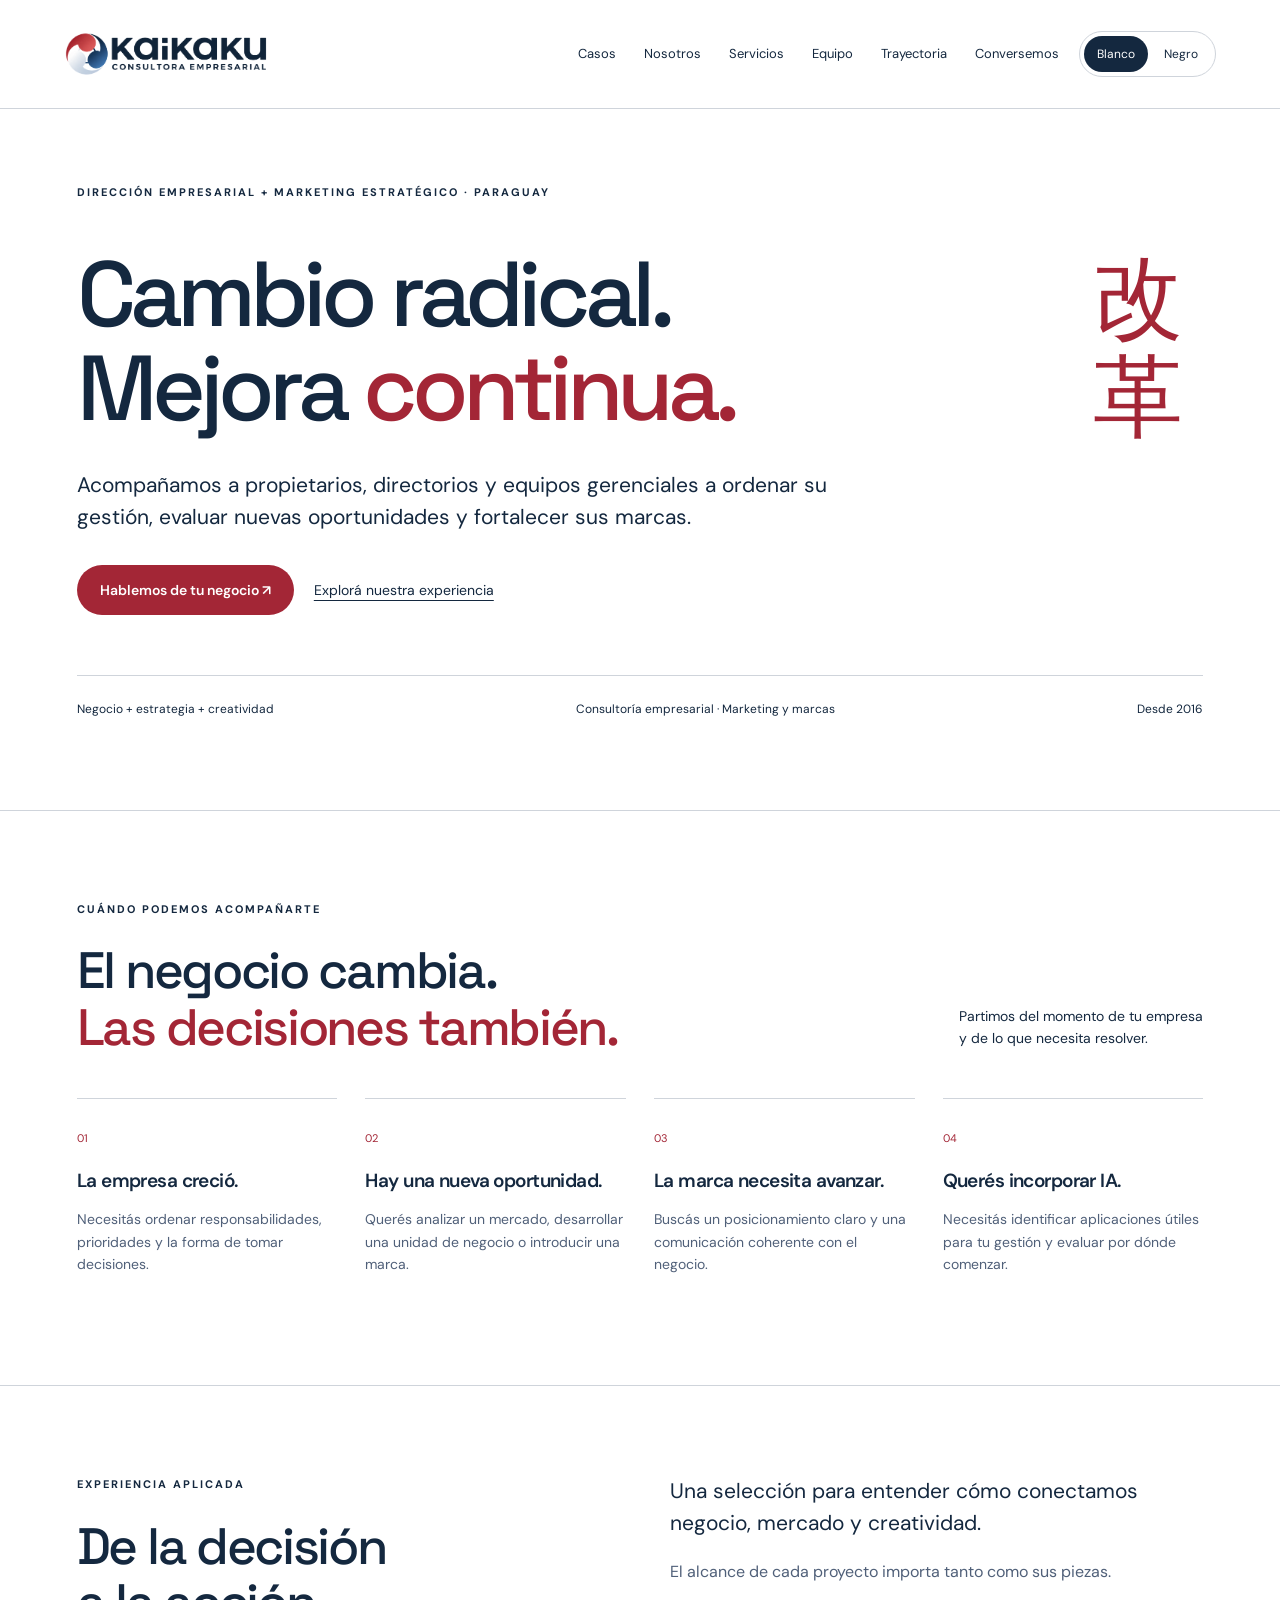
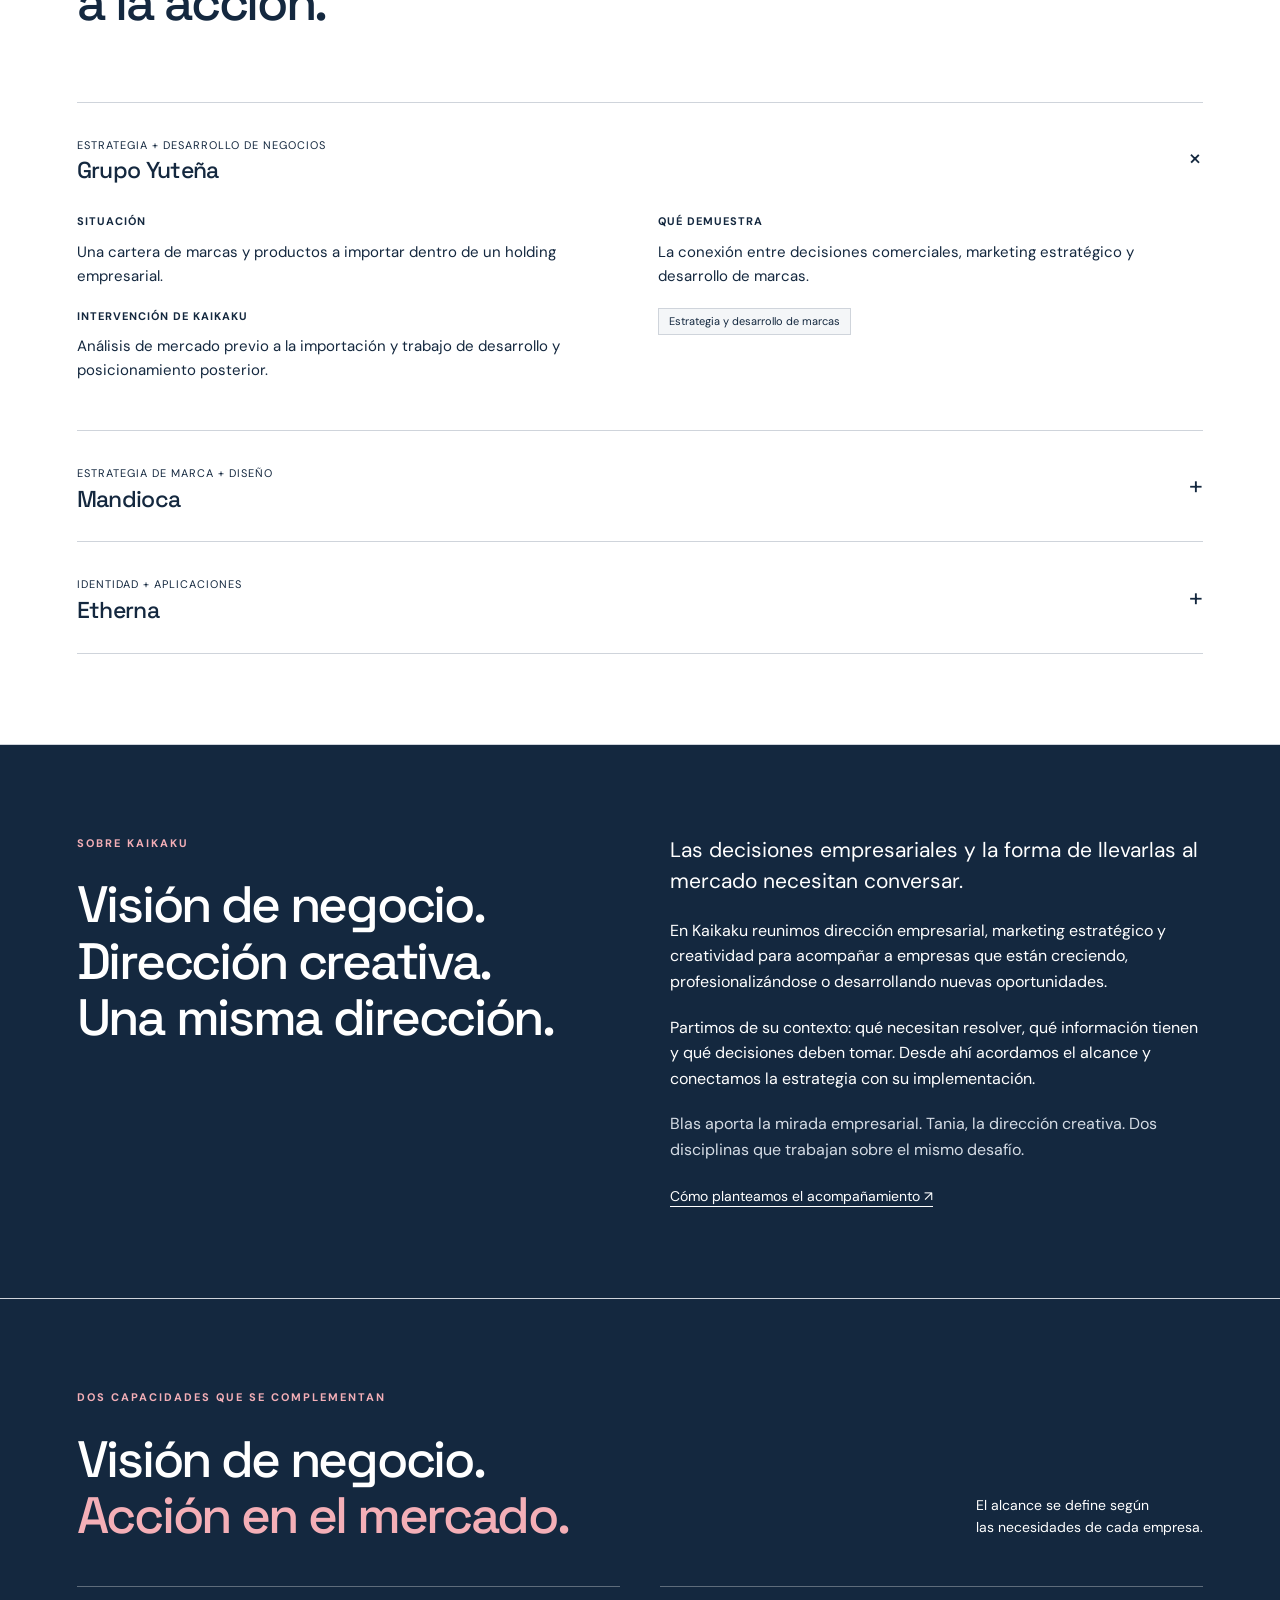
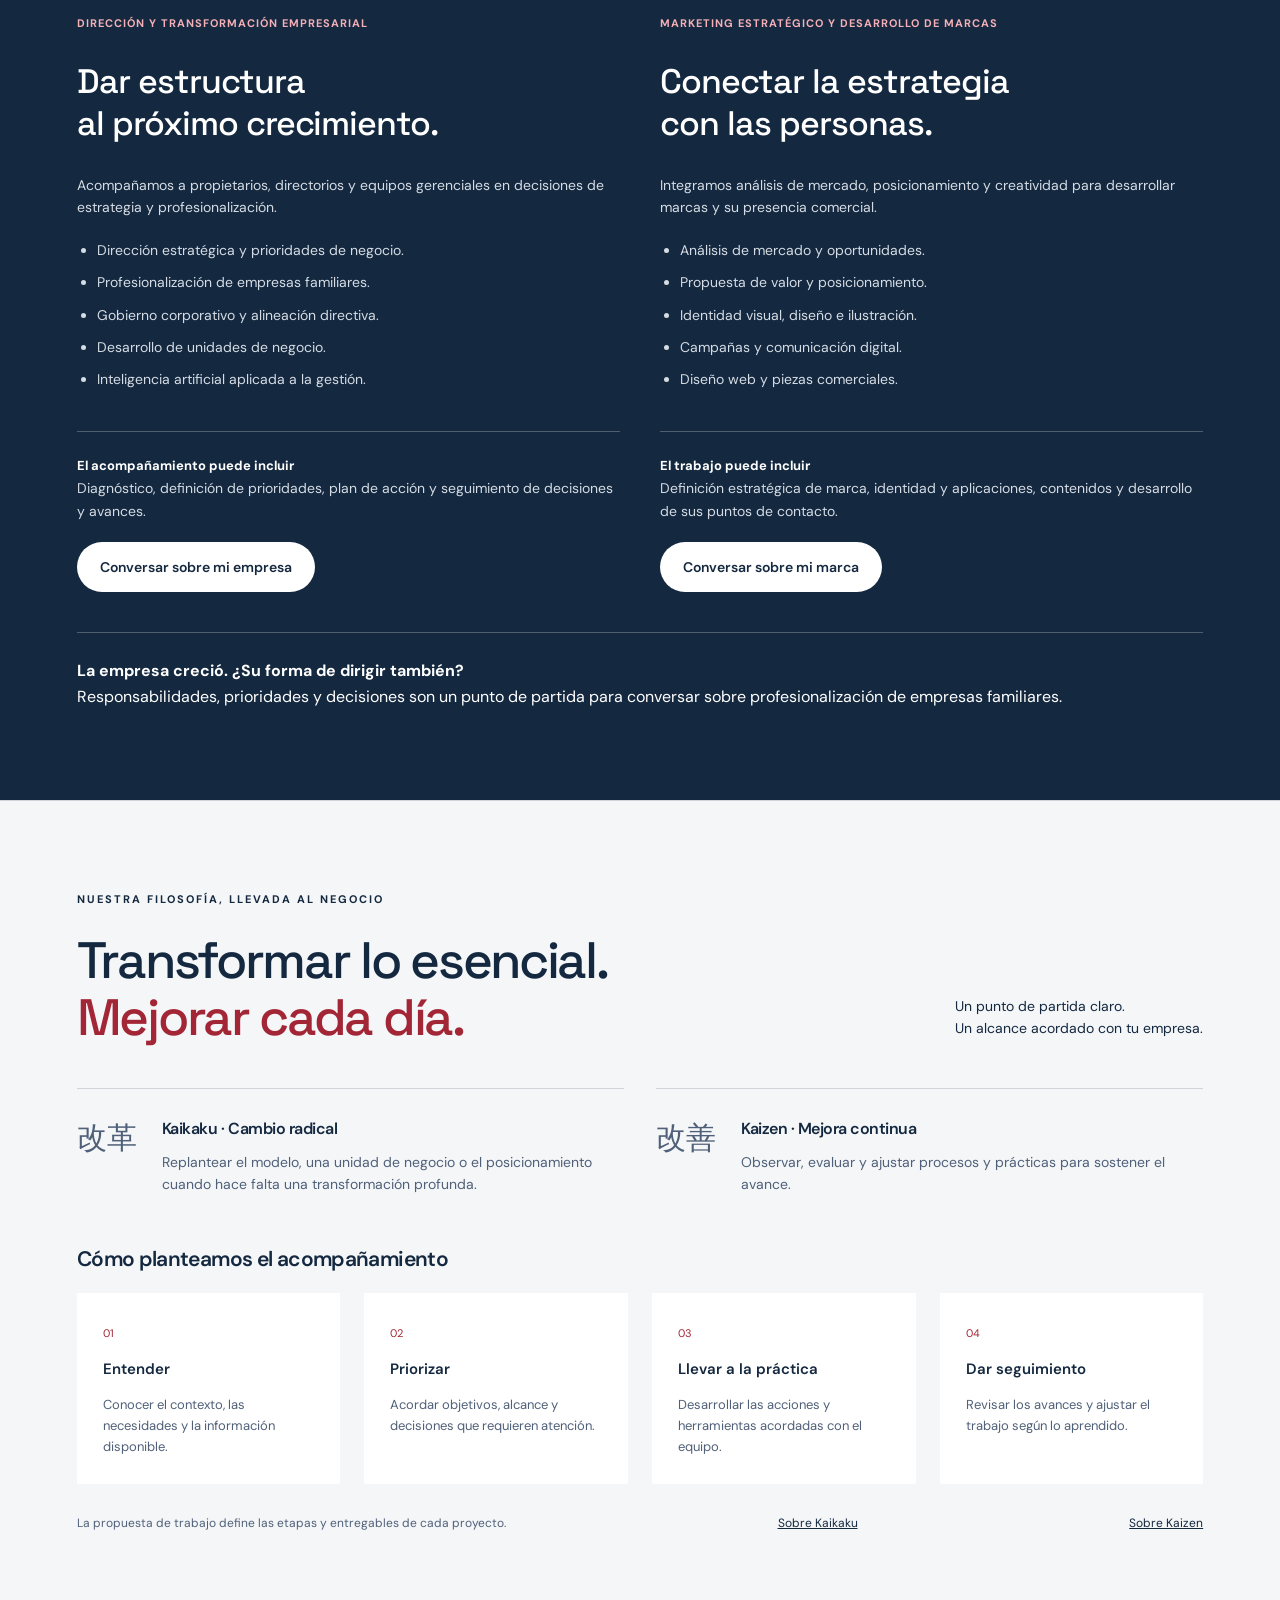
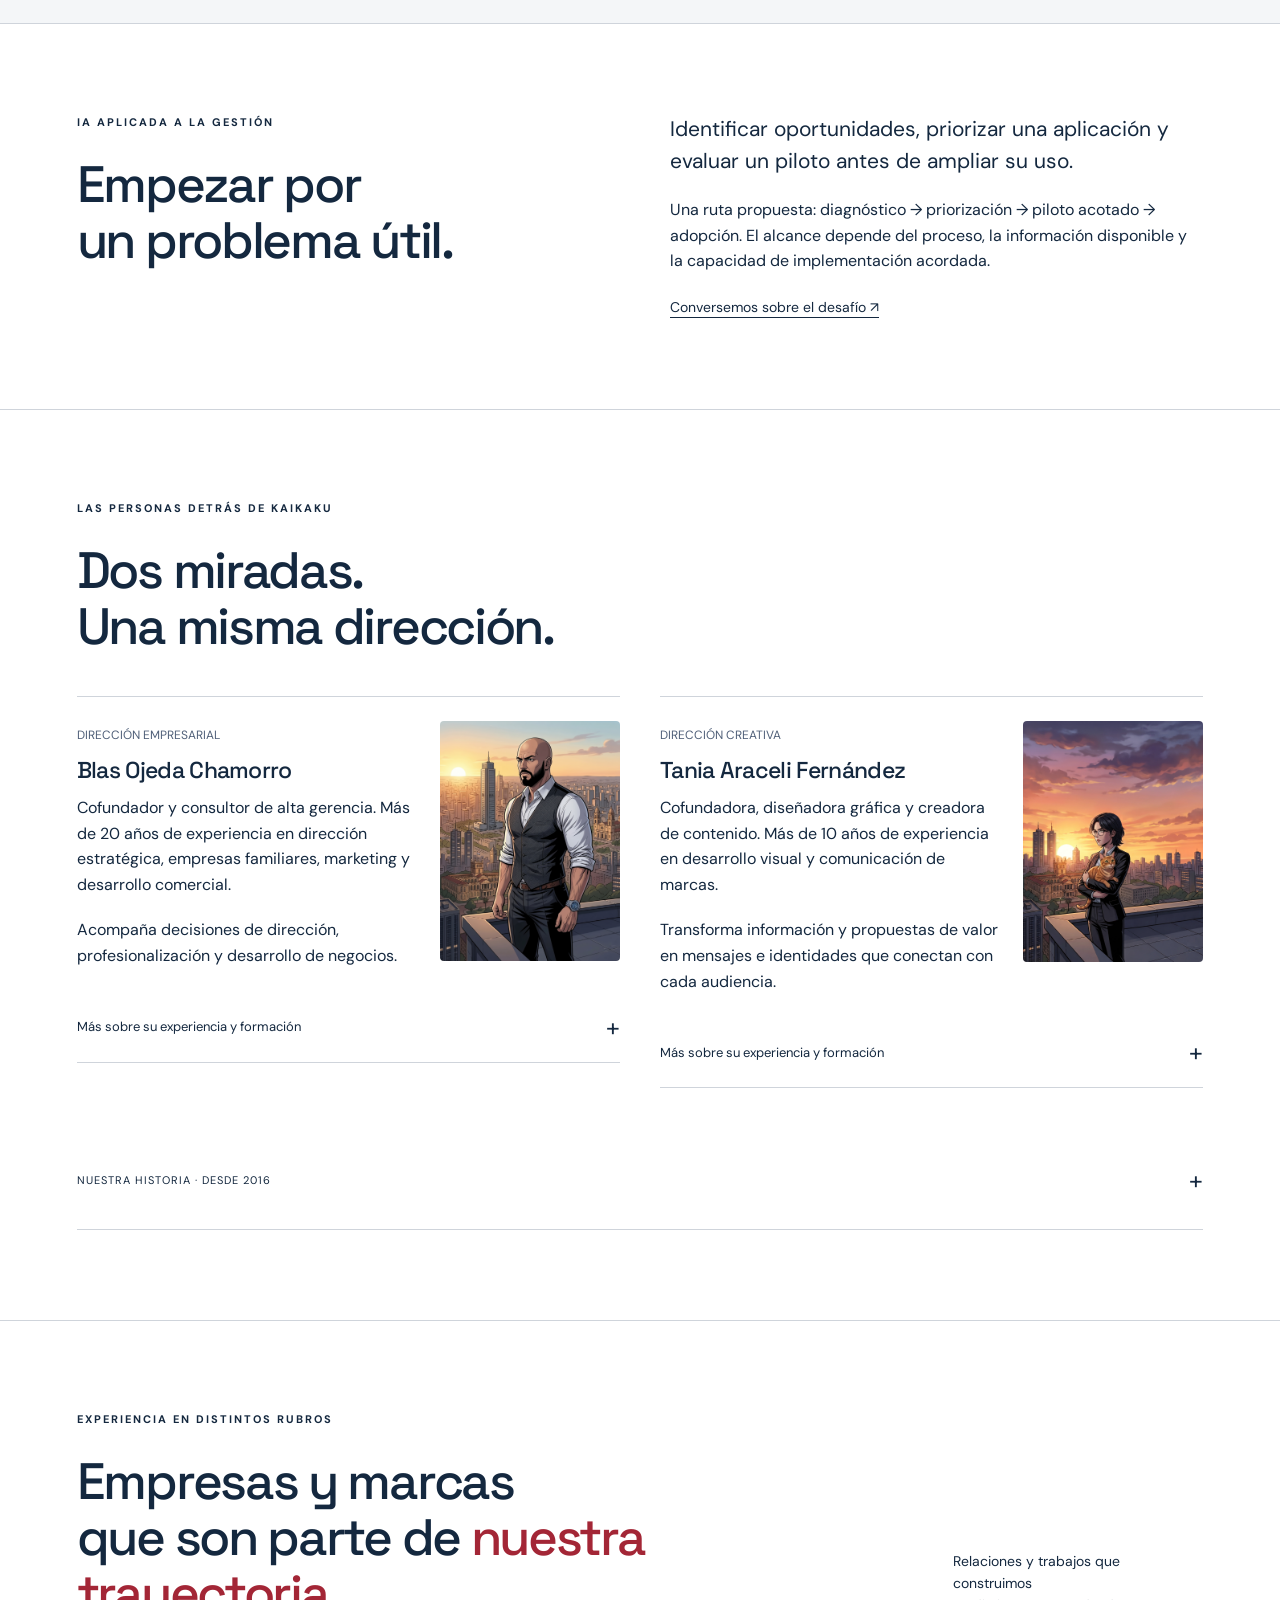
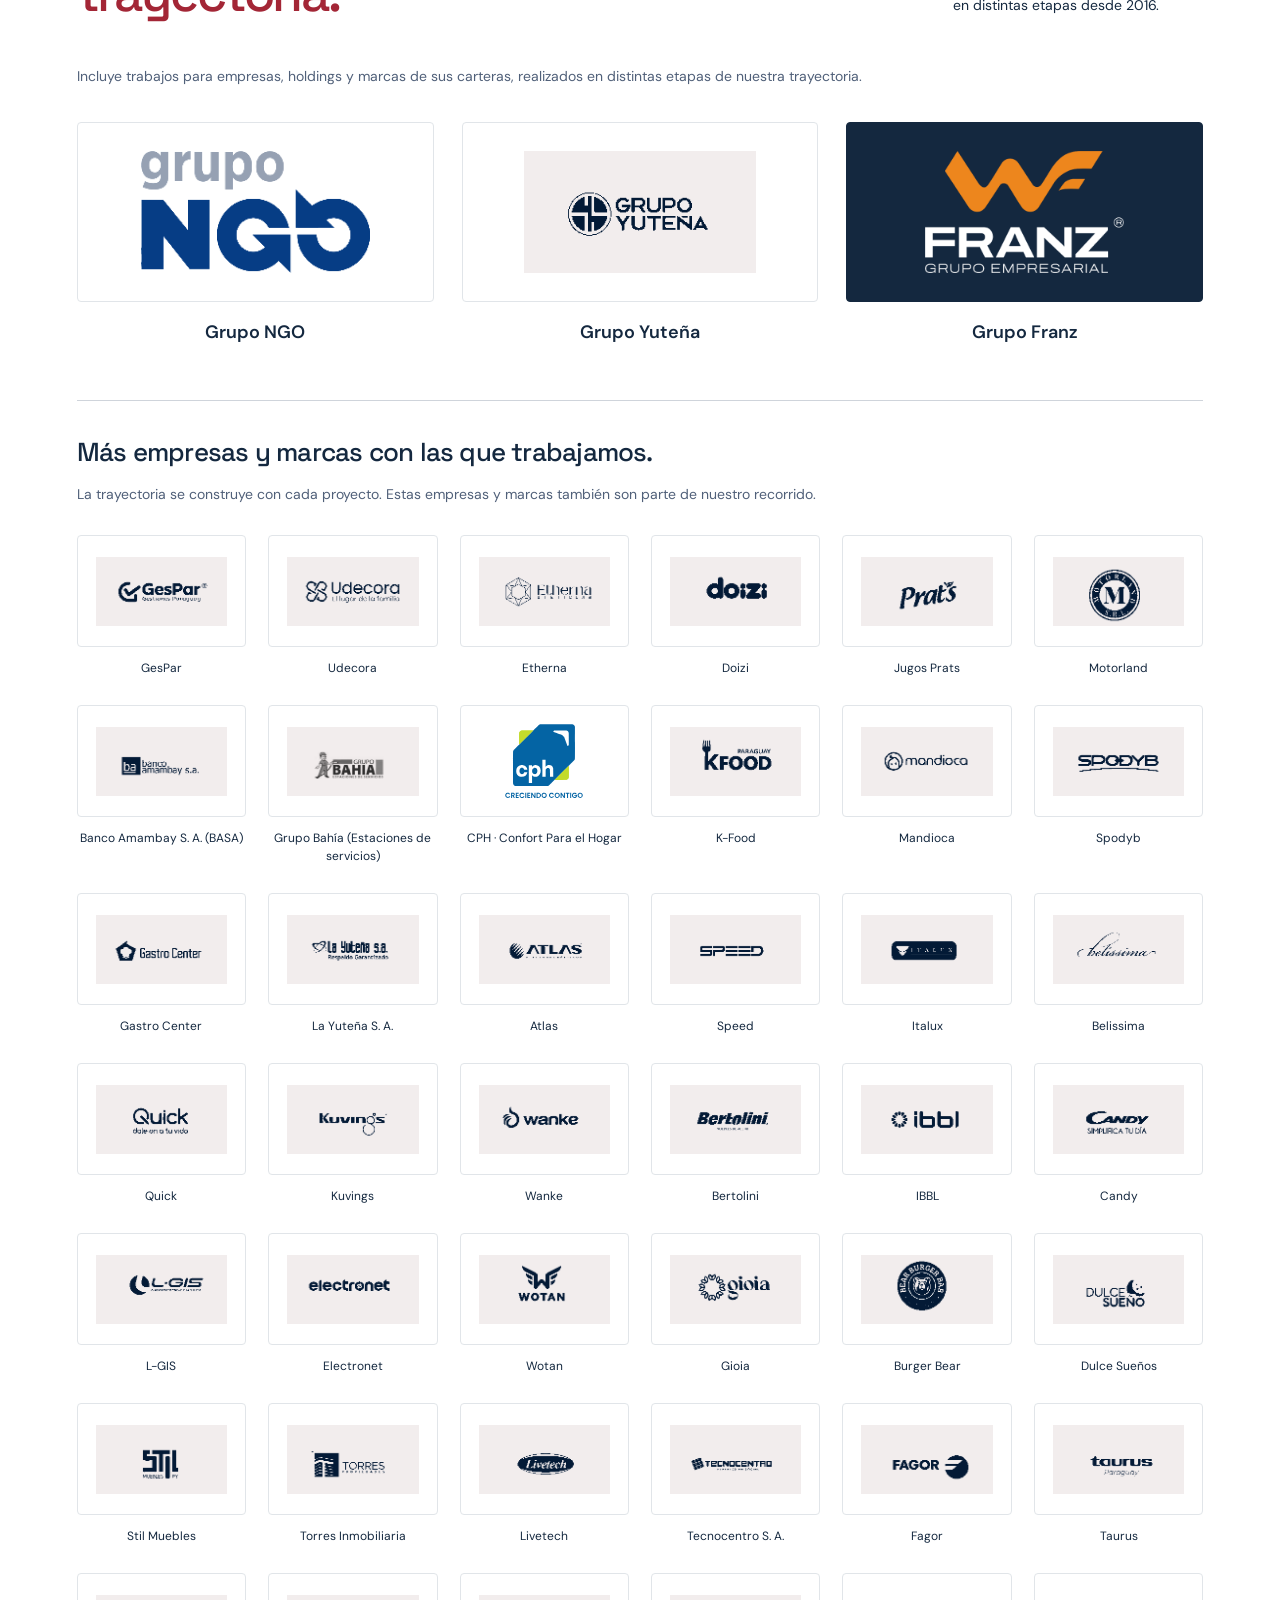
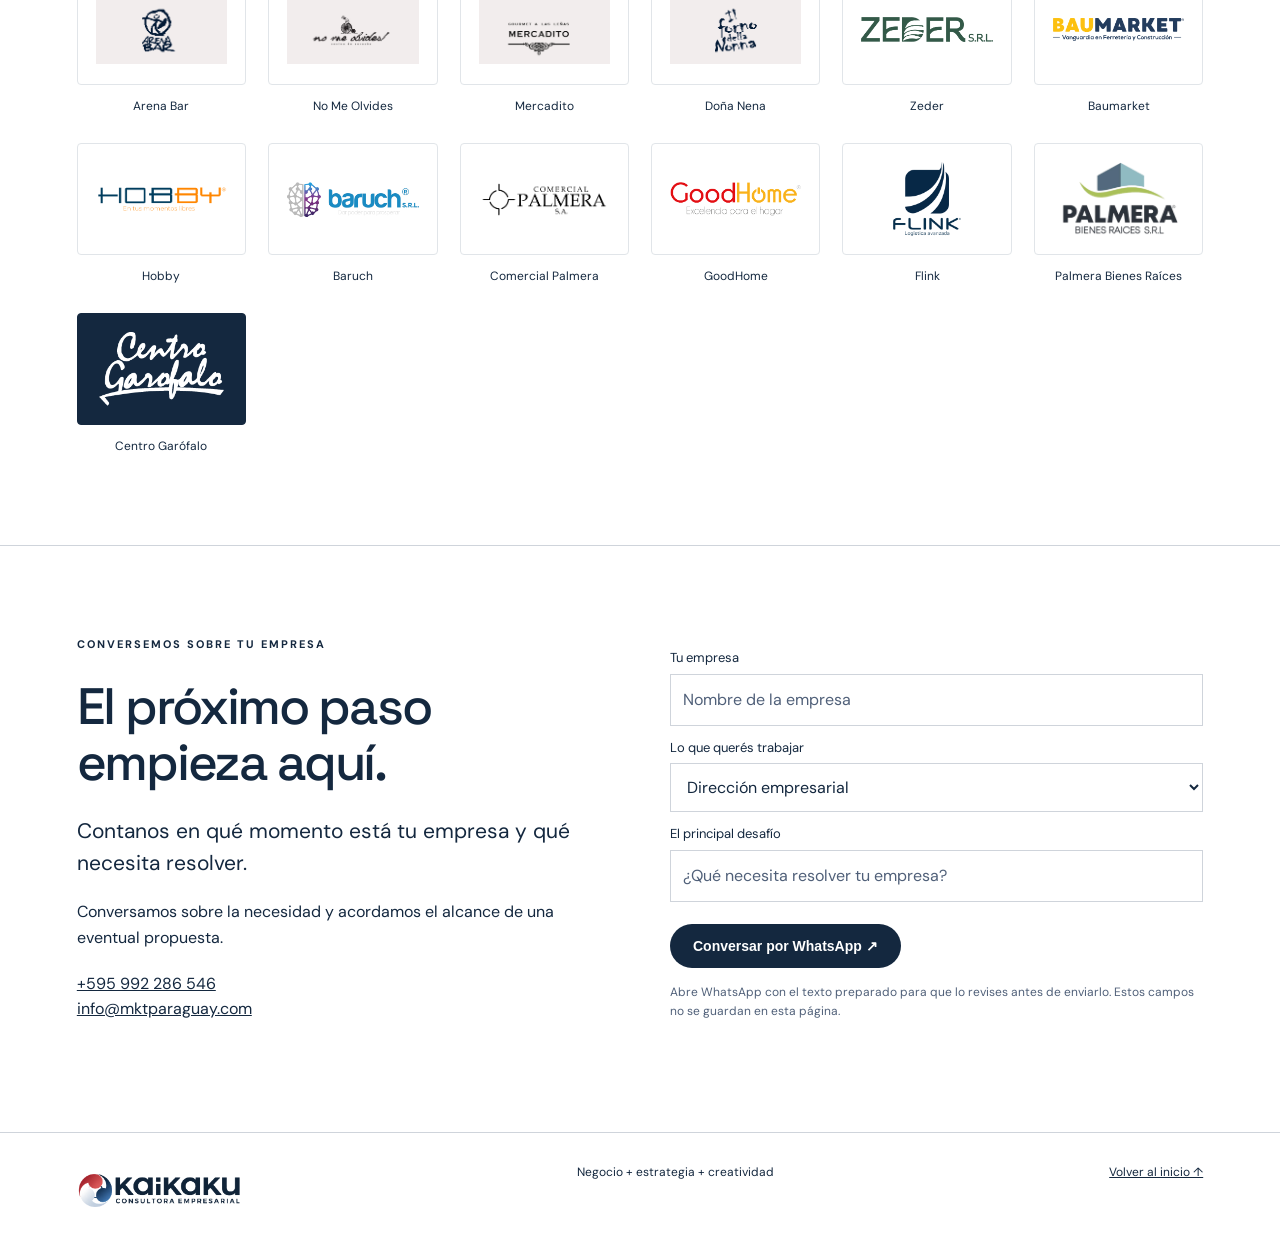
<file: kaikakuweb/index.html>
<!doctype html>
<html lang="es">
<head>
<base href="/kaikakuweb/">
<meta charset="utf-8"><meta name="viewport" content="width=device-width,initial-scale=1">
<title>Kaikaku Consultora · Dirección empresarial y marketing estratégico</title>
<meta name="robots" content="noindex,follow">
<meta name="description" content="Dirección empresarial, profesionalización de empresas familiares y marketing estratégico. Negocio, estrategia y creatividad para empresas en crecimiento.">
<link rel="canonical" href="https://miparaguay.com.py/kaikakuweb/">
<meta name="theme-color" content="#ffffff">
<style>
@import url('https://fonts.googleapis.com/css2?family=DM+Sans:wght@400;500;600;700&family=Space+Grotesk:wght@400;500;600;700&display=swap');

:root{--ink:#153432;--paper:#f6f3ec;--orange:#d34d39;--line:#cbd2c8;--green:#d6e681}*{box-sizing:border-box}html{scroll-behavior:smooth;scroll-padding-top:100px}body{margin:0;background:var(--paper);color:var(--ink);font-family:Arial,Helvetica,sans-serif;line-height:1.6}a{color:inherit}a:focus-visible,summary:focus-visible,button:focus-visible{outline:3px solid var(--orange);outline-offset:5px}.draft{background:var(--ink);color:#fff;text-align:center;padding:9px 20px;font-size:12px;letter-spacing:.02em}nav{padding:20px 5vw;display:flex;align-items:center;justify-content:space-between;border-bottom:1px solid var(--line);gap:25px}.logo{font-size:28px;font-weight:800;letter-spacing:-1px;text-decoration:none}.logo small{display:block;font-size:10px;font-weight:400;letter-spacing:3px;line-height:1}.links{display:flex;gap:28px;font-size:13px}.links a{text-decoration:none}.links a:hover{text-decoration:underline}.wrap{max-width:1300px;margin:auto;padding:0 6vw}section{padding:90px 0;border-bottom:1px solid var(--line)}.eyebrow{font-size:11px;letter-spacing:2px;text-transform:uppercase;font-weight:700;margin:0 0 25px}h1{font-size:clamp(55px,7.8vw,110px);line-height:1.02;letter-spacing:-.065em;margin:20px 0 35px;font-weight:600}h1 em{font-style:normal;color:var(--orange)}h2{font-size:clamp(35px,4vw,57px);letter-spacing:-.045em;line-height:1.1;margin:0 0 25px;font-weight:600}h3{font-size:23px;line-height:1.25;letter-spacing:-.03em}p{margin:0 0 20px}.lead{font-size:21px;max-width:750px;line-height:1.5}.muted{color:#51615c}.row{display:grid;grid-template-columns:1fr 1fr;gap:60px}.actions{display:flex;gap:20px;align-items:center;flex-wrap:wrap;margin-top:32px}.button{padding:14px 23px;background:var(--orange);color:white;display:inline-block;text-decoration:none;font-size:14px;border:0;cursor:pointer}.button.secondary{background:var(--ink)}.textlink{font-size:14px;text-underline-offset:5px}.hero{padding-top:75px}.hero-footer{display:flex;justify-content:space-between;gap:20px;border-top:1px solid var(--line);padding-top:24px;margin-top:60px;font-size:12px}.case-list{margin-top:45px;border-top:1px solid var(--line)}details{border-bottom:1px solid var(--line)}summary{list-style:none;cursor:pointer;padding:28px 0;display:flex;justify-content:space-between;align-items:center;gap:24px}summary::-webkit-details-marker{display:none}summary h3{margin:0}summary span{font-size:11px;letter-spacing:1px}summary b{font-size:25px;font-weight:400}details[open] summary b{transform:rotate(45deg)}.case-body{display:grid;grid-template-columns:1fr 1fr;gap:35px;padding:0 0 28px;font-size:15px}.case-body strong{font-size:11px;text-transform:uppercase;letter-spacing:1px;display:block;margin-bottom:9px}.tag{display:inline-block;padding:4px 10px;background:var(--green);font-size:11px}.services{margin-top:40px}.service{display:grid;grid-template-columns:45px 1fr 1fr;gap:25px;padding:30px 0;border-top:1px solid var(--line)}.service h3{margin:0}.service p{font-size:15px}.dark{background:var(--ink);color:var(--paper)}.dark .muted{color:#c0d0c6}.dark .eyebrow{color:var(--green)}.dark a{color:inherit}.method{display:grid;grid-template-columns:repeat(4,1fr);gap:30px;margin-top:45px}.method article{border-top:1px solid var(--line);padding-top:20px}.method span{font-size:12px}.method h3{font-size:20px}.method p{font-size:14px}.team{margin-top:40px;display:grid;grid-template-columns:1fr 1fr;gap:40px}.team article{padding-top:24px;border-top:1px solid var(--line)}.team h3{margin:10px 0}.team details{margin-top:25px}.team summary{font-size:13px;padding:14px 0}.team details p{font-size:14px}.callout{background:var(--green);padding:30px;margin-top:40px}.callout p{margin:0}.contact{background:#e4e9dc}.contact label{display:block;font-size:13px;margin:12px 0 5px}.contact select,.contact input{width:100%;font:inherit;padding:12px;border:1px solid #99aaa1;background:var(--paper);border-radius:0}.contact .button{margin-top:22px}footer{padding:30px 6vw;display:flex;justify-content:space-between;gap:25px;font-size:12px}.note{font-size:12px;color:#52645d}.proposed{border-left:3px solid var(--orange);padding-left:15px;margin-top:20px}.editor-note{background:#fff;padding:30px 6vw;font-size:13px;border-top:1px dashed var(--line)}@media(max-width:760px){nav{align-items:flex-start}.links{gap:12px;flex-wrap:wrap;justify-content:flex-end;max-width:200px}.wrap{padding:0 6vw}section{padding:60px 0}.row,.case-body,.team{grid-template-columns:1fr;gap:24px}.hero-footer{flex-direction:column}.service{grid-template-columns:25px 1fr;gap:15px}.service>div:last-child{grid-column:2}.method{grid-template-columns:1fr 1fr;gap:25px}.lead{font-size:19px}summary{align-items:flex-start}summary span{display:block}.case-list summary h3{font-size:21px}footer{flex-direction:column}h1{font-size:clamp(51px,10vw,76px)}}@media(prefers-reduced-motion:reduce){html{scroll-behavior:auto}}
.profile-portrait{float:right;width:42%;max-width:180px;height:auto;margin:0 0 20px 22px;border-radius:4px}.team article{display:flow-root}

/* Identidad original y dos fondos elegibles. */
:root{color-scheme:light;--ink:#14283f;--paper:#ffffff;--orange:#a32636;--line:#cfd4db;--muted-text:#506079;--panel:#f4f6f8;--inverse-bg:#14283f;--inverse-text:#ffffff;--inverse-muted:#d5dce5;--inverse-accent:#f4afb7;--green:#f4f6f8;--button-bg:#a32636;--button-text:#fff}
html[data-theme="black"]{color-scheme:dark;--ink:#f5f5f5;--paper:#000000;--orange:#ffb0ba;--line:#414141;--muted-text:#c3c3c3;--panel:#000000;--inverse-bg:#000000;--inverse-text:#f5f5f5;--inverse-muted:#c3c3c3;--inverse-accent:#ffb0ba;--green:#000000;--button-bg:#ffb0ba;--button-text:#000000}
body{background:var(--paper);color:var(--ink);font-family:'DM Sans',Arial,sans-serif}
h1,h2,h3{font-family:'Space Grotesk',Arial,sans-serif;font-weight:500}
nav{flex-wrap:wrap;gap:20px;background:var(--paper)}.links{margin-left:auto}.brand{display:flex;align-items:center;flex-shrink:0}.brand img{width:205px;height:auto;display:block}.footer-brand img{width:165px;height:auto;display:block}
html[data-theme="black"] .brand img,html[data-theme="black"] .footer-brand img{filter:grayscale(1) brightness(0) invert(1)}
.theme-picker{display:inline-flex;border:1px solid var(--line);padding:4px;border-radius:40px;gap:3px;background:var(--paper)}.theme-picker button{font:inherit;font-size:12px;padding:8px 13px;border:0;border-radius:30px;cursor:pointer;background:transparent;color:var(--ink);min-height:36px}.theme-picker button[aria-pressed="true"]{background:var(--ink);color:var(--paper)}
.draft{background:var(--inverse-bg);color:var(--inverse-text)}.hero-title{display:flex;align-items:center;justify-content:space-between;gap:35px}.hero-title h1{flex:1}.hero-kanji{font-family:'Yu Mincho','Noto Serif CJK JP',serif;color:var(--orange);font-size:clamp(60px,7vw,100px);line-height:1.1;font-weight:400;margin-right:20px}.hero-kanji span{display:block}.hero h1{font-size:clamp(52px,7.2vw,100px)}.muted,.note{color:var(--muted-text)}
.button{background:var(--button-bg);color:var(--button-text);border-radius:40px;font-weight:600}.button.secondary{background:var(--ink);color:var(--paper)}.tag{background:var(--panel);color:var(--ink);border:1px solid var(--line)}
.dark,.restored-services{background:var(--inverse-bg);color:var(--inverse-text)}.dark .muted{color:var(--inverse-muted)}.dark .eyebrow{color:var(--inverse-accent)}.contact,.editor-note{background:var(--paper);color:var(--ink)}.contact input,.contact select{background:var(--paper);color:var(--ink);border-color:var(--line)}.contact input::placeholder{color:var(--muted-text)}
.section-heading{display:flex;justify-content:space-between;align-items:flex-end;gap:35px;margin-bottom:42px}.section-heading h2{margin-bottom:0}.section-heading>p{max-width:300px;font-size:14px;margin:0 0 6px}.section-heading em{font-style:normal;color:var(--orange)}.challenge-grid{display:grid;grid-template-columns:repeat(4,1fr);gap:28px}.challenge-grid article{border-top:1px solid var(--line);padding-top:25px}.challenge-grid article>span{font-size:11px;color:var(--orange)}.challenge-grid h3{font-size:19px;margin:20px 0 15px;font-family:'DM Sans',Arial,sans-serif;font-weight:600}.challenge-grid p{font-size:14px;color:var(--muted-text)}
.restored-services .eyebrow,.restored-services em{color:var(--inverse-accent)}.service-paths{display:grid;grid-template-columns:1fr 1fr;gap:40px}.service-paths article{border-top:1px solid #ffffff50;padding-top:28px;display:flex;flex-direction:column}.service-paths .eyebrow{font-size:11px;letter-spacing:1px;margin-bottom:28px}.service-paths h3{font-size:clamp(25px,3vw,34px);margin:0 0 28px}.service-paths p,.service-paths li{font-size:14px;color:var(--inverse-muted)}.service-paths ul{margin:0 0 30px;padding-left:20px}.service-paths li{margin-bottom:10px}.service-paths .button{align-self:flex-start;background:#fff;color:#14283f}.service-delivery{border-top:1px solid #ffffff40;padding-top:20px;margin-top:auto}.service-delivery strong{font-size:13px;color:var(--inverse-text)}.callout{background:transparent;border-top:1px solid #ffffff40;padding:25px 0 0;margin-top:40px;color:var(--inverse-text)}
.restored-philosophy{background:var(--panel);color:var(--ink)}.philosophy-brief{display:grid;grid-template-columns:1fr 1fr;gap:32px}.philosophy-brief article{border-top:1px solid var(--line);padding:28px 0;display:grid;grid-template-columns:65px 1fr;column-gap:20px}.philosophy-brief article>span[lang="ja"]{font-family:'Yu Mincho','Noto Serif CJK JP',serif;font-size:30px;line-height:1.4;color:var(--muted-text);grid-row:1 / span 5;font-weight:400}.philosophy-brief h3{font-family:'DM Sans',Arial,sans-serif;font-size:16px;line-height:1.5;margin:0 0 10px;font-weight:600}.philosophy-brief p{font-size:14px;color:var(--muted-text);margin-bottom:0}.method-title{font-family:'DM Sans',Arial,sans-serif;font-size:21px;font-weight:600;margin-top:22px}.method-steps{display:grid;grid-template-columns:repeat(4,1fr);gap:24px}.method-steps li{background:var(--paper);padding:25px;border:1px solid transparent}.method-steps li>span{font-size:11px;color:var(--orange)}.method-steps h4{font-family:'DM Sans',Arial,sans-serif;font-size:15px;margin:15px 0;font-weight:600}.method-steps p{font-size:13px;color:var(--muted-text);margin:0}.philosophy-close{display:flex;justify-content:space-between;align-items:center;gap:25px;font-size:12px;margin-top:30px}.philosophy-close p{margin:0;color:var(--muted-text)}.philosophy-close a{white-space:nowrap}
html[data-theme="black"] section,html[data-theme="black"] footer,html[data-theme="black"] .draft,html[data-theme="black"] .editor-note,html[data-theme="black"] .method-steps li,html[data-theme="black"] .contact{background:#000000}html[data-theme="black"] .method-steps li{border-color:var(--line)}html[data-theme="black"] .restored-services .button{background:#fff;color:#000}
@media(max-width:950px){.challenge-grid,.method-steps{grid-template-columns:1fr 1fr}.links{gap:15px}.brand img{width:175px}}
@media(max-width:760px){nav{align-items:center}.links{order:3;max-width:none;width:100%;justify-content:flex-start}.theme-picker{margin-left:auto}.section-heading{align-items:flex-start;flex-direction:column;gap:20px}.service-paths,.philosophy-brief{grid-template-columns:1fr;gap:30px}.hero-title{gap:15px}.hero-title h1{font-size:clamp(38px,7.9vw,62px)}.hero-kanji{font-size:55px;margin-right:0}.philosophy-close{flex-wrap:wrap}.method-steps li{padding:20px}.challenge-grid h3{font-size:17px}.challenge-grid p{font-size:13px}}
@media(max-width:420px){.brand img{width:150px}.theme-picker button{padding:7px 10px}.hero-kanji{font-size:44px}.challenge-grid,.method-steps{grid-template-columns:1fr}.profile-portrait{max-width:130px}}

.method-steps{list-style:none;margin:0;padding:0}.method-steps h4{font-weight:600;line-height:1.4}.philosophy-brief article>span[lang="ja"]{grid-row:auto}.philosophy-brief article>div{min-width:0}

/* Todas las referencias originales, visibles sin desplegables. */
.client-scope{max-width:840px;color:var(--muted-text);font-size:14px;margin-bottom:35px}
.all-client-grid{display:grid;grid-template-columns:repeat(6,minmax(0,1fr));gap:28px 22px}
.all-client-grid figure{margin:0;min-width:0}
.client-mark{display:flex;align-items:center;justify-content:center;background:#fff;border:1px solid #e1e5e9;border-radius:4px;height:112px;padding:18px}
.client-mark img{display:block;width:100%;height:100%;object-fit:contain;max-width:170px}
.all-client-grid figcaption{font-size:12px;line-height:1.5;margin-top:12px;color:var(--ink);text-align:center;overflow-wrap:anywhere}
.client-logo-inverse .client-mark{background:#14283f;border-color:#14283f}
@media(max-width:1100px){.all-client-grid{grid-template-columns:repeat(4,minmax(0,1fr))}}
@media(max-width:700px){.all-client-grid{grid-template-columns:repeat(2,minmax(0,1fr));gap:25px 16px}.client-mark{height:104px;padding:15px}.company-history h2{font-size:34px}}

.client-mark{color-scheme:only light}.client-mark img{filter:none!important;opacity:1;mix-blend-mode:normal}.client-logo-garofalo .client-mark{background:#14283f;border-color:#14283f}

.featured-client-grid{display:grid;grid-template-columns:repeat(3,minmax(0,1fr));gap:28px;margin:0 0 55px}
.featured-client-grid figure{margin:0;min-width:0}.featured-client-grid .client-mark{height:180px;padding:28px}.featured-client-grid .client-mark img{max-width:250px}
.featured-client-grid figcaption{text-align:center;font-size:18px;font-weight:600;line-height:1.4;margin-top:18px;color:var(--ink)}
.more-client-heading{border-top:1px solid var(--line);padding-top:35px;margin-bottom:30px}.more-client-heading h3{font-size:26px;margin:0 0 14px}.more-client-heading p{font-size:14px;color:var(--muted-text);max-width:760px}
@media(max-width:700px){.featured-client-grid{grid-template-columns:1fr;gap:25px;margin-bottom:40px}.featured-client-grid .client-mark{height:145px}.featured-client-grid figcaption{font-size:17px}.more-client-heading h3{font-size:23px}}

.client-source-link{display:block;text-decoration:none}.client-source-link:hover .client-mark{border-color:var(--orange)}
</style>
<script>
try { if(localStorage.getItem('kaikaku-theme')==='black') document.documentElement.dataset.theme='black'; } catch(error) {}
</script>
</head>
<body>

<nav aria-label="Navegación principal"><a class="logo brand" href="#inicio" aria-label="Kaikaku Consultora, inicio"><img src="assets/logo-consultora-tricolor.png" width="2170" height="725" alt="Kaikaku Consultora Empresarial"></a><div class="links"><a href="#casos">Casos</a><a href="#nosotros">Nosotros</a><a href="#servicios">Servicios</a><a href="#equipo">Equipo</a><a href="#clientes">Trayectoria</a><a href="#contacto">Conversemos</a></div><div class="theme-picker" role="group" aria-label="Color de fondo"><button type="button" data-theme-choice="light" aria-pressed="true">Blanco</button><button type="button" data-theme-choice="black" aria-pressed="false">Negro</button></div></nav>
<main>
<section class="hero" id="inicio"><div class="wrap"><p class="eyebrow">Dirección empresarial + marketing estratégico · Paraguay</p><div class="hero-title"><h1>Cambio radical.<br>Mejora <em>continua.</em></h1><div class="hero-kanji" lang="ja" aria-label="Kaikaku, cambio radical"><span>改</span><span>革</span></div></div><p class="lead">Acompañamos a propietarios, directorios y equipos gerenciales a ordenar su gestión, evaluar nuevas oportunidades y fortalecer sus marcas.</p><div class="actions"><a class="button" href="#contacto">Hablemos de tu negocio ↗</a><a class="textlink" href="#casos">Explorá nuestra experiencia</a></div><div class="hero-footer"><span>Negocio + estrategia + creatividad</span><span>Consultoría empresarial · Marketing y marcas</span><span>Desde 2016</span></div></div></section>
<section class="intro section" id="enfoque"><div class="wrap"><div class="section-heading"><div><p class="eyebrow">CUÁNDO PODEMOS ACOMPAÑARTE</p><h2>El negocio cambia.<br><em>Las decisiones también.</em></h2></div><p>Partimos del momento de tu empresa<br>y de lo que necesita resolver.</p></div><div class="challenge-grid"><article><span>01</span><h3>La empresa creció.</h3><p>Necesitás ordenar responsabilidades, prioridades y la forma de tomar decisiones.</p></article><article><span>02</span><h3>Hay una nueva oportunidad.</h3><p>Querés analizar un mercado, desarrollar una unidad de negocio o introducir una marca.</p></article><article><span>03</span><h3>La marca necesita avanzar.</h3><p>Buscás un posicionamiento claro y una comunicación coherente con el negocio.</p></article><article><span>04</span><h3>Querés incorporar IA.</h3><p>Necesitás identificar aplicaciones útiles para tu gestión y evaluar por dónde comenzar.</p></article></div></div></section>
<section id="casos"><div class="wrap"><div class="row"><div><p class="eyebrow">Experiencia aplicada</p><h2>De la decisión<br>a la acción.</h2></div><div><p class="lead">Una selección para entender cómo conectamos negocio, mercado y creatividad.</p><p class="muted">El alcance de cada proyecto importa tanto como sus piezas.</p></div></div>
<div class="case-list">
<details open><summary><div><span>ESTRATEGIA + DESARROLLO DE NEGOCIOS</span><h3>Grupo Yuteña</h3></div><b aria-hidden="true">+</b></summary><div class="case-body"><div><strong>Situación</strong><p>Una cartera de marcas y productos a importar dentro de un holding empresarial.</p><strong>Intervención de Kaikaku</strong><p>Análisis de mercado previo a la importación y trabajo de desarrollo y posicionamiento posterior.</p></div><div><strong>Qué demuestra</strong><p>La conexión entre decisiones comerciales, marketing estratégico y desarrollo de marcas.</p><span class="tag">Estrategia y desarrollo de marcas</span></div></div></details>
<details><summary><div><span>ESTRATEGIA DE MARCA + DISEÑO</span><h3>Mandioca</h3></div><b aria-hidden="true">+</b></summary><div class="case-body"><div><strong>Contexto e intervención</strong><p>Desarrollo de identidad de marca, branding y diseño de aplicaciones.</p></div><div><strong>Entrega documentada</strong><p>Identidad visual y aplicaciones reunidas en el portfolio de Kaikaku.</p></div></div></details>
<details><summary><div><span>IDENTIDAD + APLICACIONES</span><h3>Etherna</h3></div><b aria-hidden="true">+</b></summary><div class="case-body"><div><strong>Contexto e intervención</strong><p>Identidad para una empresa de cuidado personal y belleza. Trabajo de branding y aplicaciones de marca.</p></div><div><strong>Entrega documentada</strong><p>Piezas de identidad y aplicaciones reunidas en el portfolio.</p><p class="note">Entrega creativa documentada; no representa una afirmación de impacto comercial medido.</p></div></div></details>
</div></div></section>
<section class="dark" id="nosotros"><div class="wrap"><div class="row"><div><p class="eyebrow">Sobre Kaikaku</p><h2>Visión de negocio.<br>Dirección creativa.<br>Una misma dirección.</h2></div><div><p class="lead">Las decisiones empresariales y la forma de llevarlas al mercado necesitan conversar.</p><p>En Kaikaku reunimos dirección empresarial, marketing estratégico y creatividad para acompañar a empresas que están creciendo, profesionalizándose o desarrollando nuevas oportunidades.</p><p>Partimos de su contexto: qué necesitan resolver, qué información tienen y qué decisiones deben tomar. Desde ahí acordamos el alcance y conectamos la estrategia con su implementación.</p><p class="muted">Blas aporta la mirada empresarial. Tania, la dirección creativa. Dos disciplinas que trabajan sobre el mismo desafío.</p><a class="textlink" href="#metodo">Cómo planteamos el acompañamiento ↗</a></div></div></div></section>
<section class="section restored-services" id="servicios"><div class="wrap"><div class="section-heading"><div><p class="eyebrow">DOS CAPACIDADES QUE SE COMPLEMENTAN</p><h2>Visión de negocio.<br><em>Acción en el mercado.</em></h2></div><p>El alcance se define según<br>las necesidades de cada empresa.</p></div><div class="service-paths"><article id="direccion"><p class="eyebrow">DIRECCIÓN Y TRANSFORMACIÓN EMPRESARIAL</p><h3>Dar estructura<br>al próximo crecimiento.</h3><p>Acompañamos a propietarios, directorios y equipos gerenciales en decisiones de estrategia y profesionalización.</p><ul><li>Dirección estratégica y prioridades de negocio.</li><li>Profesionalización de empresas familiares.</li><li>Gobierno corporativo y alineación directiva.</li><li>Desarrollo de unidades de negocio.</li><li>Inteligencia artificial aplicada a la gestión.</li></ul><div class="service-delivery"><strong>El acompañamiento puede incluir</strong><p>Diagnóstico, definición de prioridades, plan de acción y seguimiento de decisiones y avances.</p></div><a class="button light" href="https://wa.me/595992286546?text=Hola%20Kaikaku%2C%20quisiera%20conversar%20sobre%20direcci%C3%B3n%20y%20transformaci%C3%B3n%20de%20mi%20empresa." target="_blank" rel="noopener noreferrer">Conversar sobre mi empresa</a></article><article id="marketing"><p class="eyebrow">MARKETING ESTRATÉGICO Y DESARROLLO DE MARCAS</p><h3>Conectar la estrategia<br>con las personas.</h3><p>Integramos análisis de mercado, posicionamiento y creatividad para desarrollar marcas y su presencia comercial.</p><ul><li>Análisis de mercado y oportunidades.</li><li>Propuesta de valor y posicionamiento.</li><li>Identidad visual, diseño e ilustración.</li><li>Campañas y comunicación digital.</li><li>Diseño web y piezas comerciales.</li></ul><div class="service-delivery"><strong>El trabajo puede incluir</strong><p>Definición estratégica de marca, identidad y aplicaciones, contenidos y desarrollo de sus puntos de contacto.</p></div><a class="button light" href="https://wa.me/595992286546?text=Hola%20Kaikaku%2C%20quisiera%20conversar%20sobre%20marketing%20y%20desarrollo%20de%20mi%20marca." target="_blank" rel="noopener noreferrer">Conversar sobre mi marca</a></article></div><div class="callout"><p><b>La empresa creció. ¿Su forma de dirigir también?</b><br>Responsabilidades, prioridades y decisiones son un punto de partida para conversar sobre profesionalización de empresas familiares.</p></div></div></section>
<section class="section philosophy restored-philosophy" id="metodo"><div class="wrap"><div class="section-heading"><div><p class="eyebrow">NUESTRA FILOSOFÍA, LLEVADA AL NEGOCIO</p><h2>Transformar lo esencial.<br><em>Mejorar cada día.</em></h2></div><p>Un punto de partida claro.<br>Un alcance acordado con tu empresa.</p></div><div class="philosophy-brief"><article><span lang="ja">改革</span><div><h3>Kaikaku · Cambio radical</h3><p>Replantear el modelo, una unidad de negocio o el posicionamiento cuando hace falta una transformación profunda.</p></div></article><article><span lang="ja">改善</span><div><h3>Kaizen · Mejora continua</h3><p>Observar, evaluar y ajustar procesos y prácticas para sostener el avance.</p></div></article></div><h3 class="method-title">Cómo planteamos el acompañamiento</h3><ol class="method-steps"><li><span>01</span><h4>Entender</h4><p>Conocer el contexto, las necesidades y la información disponible.</p></li><li><span>02</span><h4>Priorizar</h4><p>Acordar objetivos, alcance y decisiones que requieren atención.</p></li><li><span>03</span><h4>Llevar a la práctica</h4><p>Desarrollar las acciones y herramientas acordadas con el equipo.</p></li><li><span>04</span><h4>Dar seguimiento</h4><p>Revisar los avances y ajustar el trabajo según lo aprendido.</p></li></ol><div class="philosophy-close"><p>La propuesta de trabajo define las etapas y entregables de cada proyecto.</p><a href="https://en.leaninstituut.nl/lean-lexicon/kaikaku" target="_blank" rel="noopener noreferrer">Sobre Kaikaku</a><a href="https://www.lean.org/lexicon-terms/kaizen/" target="_blank" rel="noopener noreferrer">Sobre Kaizen</a></div></div></section>
<section id="ia"><div class="wrap"><div class="row"><div><p class="eyebrow">IA aplicada a la gestión</p><h2>Empezar por<br>un problema útil.</h2></div><div><p class="lead">Identificar oportunidades, priorizar una aplicación y evaluar un piloto antes de ampliar su uso.</p><p>Una ruta propuesta: diagnóstico → priorización → piloto acotado → adopción. El alcance depende del proceso, la información disponible y la capacidad de implementación acordada.</p><a class="textlink" href="#contacto" data-interest="IA aplicada a gestión">Conversemos sobre el desafío ↗</a></div></div></div></section>
<section id="equipo"><div class="wrap"><p class="eyebrow">Las personas detrás de Kaikaku</p><h2>Dos miradas.<br>Una misma dirección.</h2><div class="team"><article><img class="profile-portrait" src="assets/blaster-blas-ojeda.jpg" alt="Ilustración de Blaster, perfil de Blas Ojeda Chamorro, con la ciudad al atardecer" width="1792" height="2390" loading="lazy" decoding="async"><span class="note">DIRECCIÓN EMPRESARIAL</span><h3>Blas Ojeda Chamorro</h3><p>Cofundador y consultor de alta gerencia. Más de 20 años de experiencia en dirección estratégica, empresas familiares, marketing y desarrollo comercial.</p><p>Acompaña decisiones de dirección, profesionalización y desarrollo de negocios.</p><details><summary>Más sobre su experiencia y formación <b aria-hidden="true">+</b></summary><p>Su experiencia ejecutiva incluye Grupo Franz, Grupo Yuteña y Tecnocentro, entre otras organizaciones, y formación en gestión, inteligencia artificial, finanzas y negocios digitales.</p></details></article><article><img class="profile-portrait" src="assets/takka-tania-fernandez.jpg" alt="Ilustración de Takka, perfil de Tania Fernández, con un gato y la ciudad al atardecer" width="1792" height="2400" loading="lazy" decoding="async"><span class="note">DIRECCIÓN CREATIVA</span><h3>Tania Araceli Fernández</h3><p>Cofundadora, diseñadora gráfica y creadora de contenido. Más de 10 años de experiencia en desarrollo visual y comunicación de marcas.</p><p>Transforma información y propuestas de valor en mensajes e identidades que conectan con cada audiencia.</p><details><summary>Más sobre su experiencia y formación <b aria-hidden="true">+</b></summary><p>Participa en estrategias de marca, identidades visuales y propuestas de comunicación. Su formación incluye Diseño y Creación de Personajes 2D.</p></details></article></div><details style="margin-top:45px"><summary><span>NUESTRA HISTORIA · DESDE 2016</span><b aria-hidden="true">+</b></summary><p>Blas y Tania fundaron Kaikaku uniendo marketing, diseño e ilustración. Su experiencia fue ampliando el enfoque hacia dirección empresarial, marketing estratégico y desarrollo creativo de marcas.</p></details></div></section>
<section class="section company-history" id="clientes"><div class="wrap">
<div class="section-heading"><div><p class="eyebrow">EXPERIENCIA EN DISTINTOS RUBROS</p><h2>Empresas y marcas<br>que son parte de <em>nuestra trayectoria.</em></h2></div><p>Relaciones y trabajos que construimos<br>en distintas etapas desde 2016.</p></div>
<p class="client-scope">Incluye trabajos para empresas, holdings y marcas de sus carteras, realizados en distintas etapas de nuestra trayectoria.</p>
<div class="featured-client-grid" aria-label="Grupos destacados de nuestra trayectoria"><figure class="client-logo client-logo-official"><a class="client-source-link" href="https://grupongo.com/" target="_blank" rel="noopener noreferrer" aria-label="Visitar el sitio de Grupo NGO"><div class="client-mark"><img src="assets/clientes/grupo-ngo-oficial.png" alt="Logo de Grupo NGO" loading="lazy"></div></a><figcaption>Grupo NGO</figcaption></figure>
<figure class="client-logo"><div class="client-mark"><img src="assets/clientes/logo-02-05.png" alt="Logo de Grupo Yuteña" loading="lazy"></div><figcaption>Grupo Yuteña</figcaption></figure>
<figure class="client-logo client-logo-official client-logo-inverse"><a class="client-source-link" href="https://grupofranz.com.py/" target="_blank" rel="noopener noreferrer" aria-label="Visitar el sitio de Grupo Franz"><div class="client-mark"><img src="assets/clientes/grupo-franz-oficial.png" alt="Logo de Grupo Franz" loading="lazy"></div></a><figcaption>Grupo Franz</figcaption></figure></div>
<div class="more-client-heading"><h3>Más empresas y marcas con las que trabajamos.</h3><p>La trayectoria se construye con cada proyecto. Estas empresas y marcas también son parte de nuestro recorrido.</p></div>
<div class="all-client-grid"><figure class="client-logo"><div class="client-mark"><img src="assets/clientes/logo-01-01.png" alt="Logo de GesPar" loading="lazy"></div><figcaption>GesPar</figcaption></figure>
<figure class="client-logo"><div class="client-mark"><img src="assets/clientes/logo-01-02.png" alt="Logo de Udecora" loading="lazy"></div><figcaption>Udecora</figcaption></figure>
<figure class="client-logo"><div class="client-mark"><img src="assets/clientes/logo-01-03.png" alt="Logo de Etherna" loading="lazy"></div><figcaption>Etherna</figcaption></figure>
<figure class="client-logo"><div class="client-mark"><img src="assets/clientes/logo-02-01.png" alt="Logo de Doizi" loading="lazy"></div><figcaption>Doizi</figcaption></figure>
<figure class="client-logo"><div class="client-mark"><img src="assets/clientes/logo-06-01.png" alt="Logo de Jugos Prats" loading="lazy"></div><figcaption>Jugos Prats</figcaption></figure>
<figure class="client-logo"><div class="client-mark"><img src="assets/clientes/logo-06-02.png" alt="Logo de Motorland" loading="lazy"></div><figcaption>Motorland</figcaption></figure>
<figure class="client-logo"><div class="client-mark"><img src="assets/clientes/logo-07-05.png" alt="Logo de Banco Amambay S. A. (BASA)" loading="lazy"></div><figcaption>Banco Amambay S. A. (BASA)</figcaption></figure>
<figure class="client-logo"><div class="client-mark"><img src="assets/clientes/logo-08-02.png" alt="Logo de Grupo Bahía (Estaciones de servicios)" loading="lazy"></div><figcaption>Grupo Bahía (Estaciones de servicios)</figcaption></figure>
<figure class="client-logo client-logo-official"><div class="client-mark"><img src="assets/clientes/cph.svg" alt="Logo de CPH · Confort Para el Hogar" loading="lazy"></div><figcaption>CPH · Confort Para el Hogar</figcaption></figure>
<figure class="client-logo"><div class="client-mark"><img src="assets/clientes/logo-01-04.png" alt="Logo de K-Food" loading="lazy"></div><figcaption>K-Food</figcaption></figure>
<figure class="client-logo"><div class="client-mark"><img src="assets/clientes/logo-01-05.png" alt="Logo de Mandioca" loading="lazy"></div><figcaption>Mandioca</figcaption></figure>
<figure class="client-logo"><div class="client-mark"><img src="assets/clientes/logo-02-02.png" alt="Logo de Spodyb" loading="lazy"></div><figcaption>Spodyb</figcaption></figure>
<figure class="client-logo"><div class="client-mark"><img src="assets/clientes/logo-02-03.png" alt="Logo de Gastro Center" loading="lazy"></div><figcaption>Gastro Center</figcaption></figure>
<figure class="client-logo"><div class="client-mark"><img src="assets/clientes/logo-02-04.png" alt="Logo de La Yuteña S. A." loading="lazy"></div><figcaption>La Yuteña S. A.</figcaption></figure>
<figure class="client-logo"><div class="client-mark"><img src="assets/clientes/logo-03-01.png" alt="Logo de Atlas" loading="lazy"></div><figcaption>Atlas</figcaption></figure>
<figure class="client-logo"><div class="client-mark"><img src="assets/clientes/logo-03-02.png" alt="Logo de Speed" loading="lazy"></div><figcaption>Speed</figcaption></figure>
<figure class="client-logo"><div class="client-mark"><img src="assets/clientes/logo-03-03.png" alt="Logo de Italux" loading="lazy"></div><figcaption>Italux</figcaption></figure>
<figure class="client-logo"><div class="client-mark"><img src="assets/clientes/logo-03-04.png" alt="Logo de Belissima" loading="lazy"></div><figcaption>Belissima</figcaption></figure>
<figure class="client-logo"><div class="client-mark"><img src="assets/clientes/logo-03-05.png" alt="Logo de Quick" loading="lazy"></div><figcaption>Quick</figcaption></figure>
<figure class="client-logo"><div class="client-mark"><img src="assets/clientes/logo-04-01.png" alt="Logo de Kuvings" loading="lazy"></div><figcaption>Kuvings</figcaption></figure>
<figure class="client-logo"><div class="client-mark"><img src="assets/clientes/logo-04-02.png" alt="Logo de Wanke" loading="lazy"></div><figcaption>Wanke</figcaption></figure>
<figure class="client-logo"><div class="client-mark"><img src="assets/clientes/logo-04-03.png" alt="Logo de Bertolini" loading="lazy"></div><figcaption>Bertolini</figcaption></figure>
<figure class="client-logo"><div class="client-mark"><img src="assets/clientes/logo-04-04.png" alt="Logo de IBBL" loading="lazy"></div><figcaption>IBBL</figcaption></figure>
<figure class="client-logo"><div class="client-mark"><img src="assets/clientes/logo-04-05.png" alt="Logo de Candy" loading="lazy"></div><figcaption>Candy</figcaption></figure>
<figure class="client-logo"><div class="client-mark"><img src="assets/clientes/logo-05-01.png" alt="Logo de L-GIS" loading="lazy"></div><figcaption>L-GIS</figcaption></figure>
<figure class="client-logo"><div class="client-mark"><img src="assets/clientes/logo-05-02.png" alt="Logo de Electronet" loading="lazy"></div><figcaption>Electronet</figcaption></figure>
<figure class="client-logo"><div class="client-mark"><img src="assets/clientes/logo-05-03.png" alt="Logo de Wotan" loading="lazy"></div><figcaption>Wotan</figcaption></figure>
<figure class="client-logo"><div class="client-mark"><img src="assets/clientes/logo-05-04.png" alt="Logo de Gioia" loading="lazy"></div><figcaption>Gioia</figcaption></figure>
<figure class="client-logo"><div class="client-mark"><img src="assets/clientes/logo-05-05.png" alt="Logo de Burger Bear" loading="lazy"></div><figcaption>Burger Bear</figcaption></figure>
<figure class="client-logo"><div class="client-mark"><img src="assets/clientes/logo-06-03.png" alt="Logo de Dulce Sueños" loading="lazy"></div><figcaption>Dulce Sueños</figcaption></figure>
<figure class="client-logo"><div class="client-mark"><img src="assets/clientes/logo-06-04.png" alt="Logo de Stil Muebles" loading="lazy"></div><figcaption>Stil Muebles</figcaption></figure>
<figure class="client-logo"><div class="client-mark"><img src="assets/clientes/logo-06-05.png" alt="Logo de Torres Inmobiliaria" loading="lazy"></div><figcaption>Torres Inmobiliaria</figcaption></figure>
<figure class="client-logo"><div class="client-mark"><img src="assets/clientes/logo-07-01.png" alt="Logo de Livetech" loading="lazy"></div><figcaption>Livetech</figcaption></figure>
<figure class="client-logo"><div class="client-mark"><img src="assets/clientes/logo-07-02.png" alt="Logo de Tecnocentro S. A." loading="lazy"></div><figcaption>Tecnocentro S. A.</figcaption></figure>
<figure class="client-logo"><div class="client-mark"><img src="assets/clientes/logo-07-03.png" alt="Logo de Fagor" loading="lazy"></div><figcaption>Fagor</figcaption></figure>
<figure class="client-logo"><div class="client-mark"><img src="assets/clientes/logo-07-04.png" alt="Logo de Taurus" loading="lazy"></div><figcaption>Taurus</figcaption></figure>
<figure class="client-logo"><div class="client-mark"><img src="assets/clientes/logo-08-01.png" alt="Logo de Arena Bar" loading="lazy"></div><figcaption>Arena Bar</figcaption></figure>
<figure class="client-logo"><div class="client-mark"><img src="assets/clientes/logo-08-03.png" alt="Logo de No Me Olvides" loading="lazy"></div><figcaption>No Me Olvides</figcaption></figure>
<figure class="client-logo"><div class="client-mark"><img src="assets/clientes/logo-08-04.png" alt="Logo de Mercadito" loading="lazy"></div><figcaption>Mercadito</figcaption></figure>
<figure class="client-logo"><div class="client-mark"><img src="assets/clientes/logo-08-05.png" alt="Logo de Doña Nena" loading="lazy"></div><figcaption>Doña Nena</figcaption></figure>
<figure class="client-logo client-logo-official"><div class="client-mark"><img src="assets/clientes/franz-bca818e51e19d0ae.png" alt="Logo de Zeder" loading="lazy"></div><figcaption>Zeder</figcaption></figure>
<figure class="client-logo client-logo-official"><div class="client-mark"><img src="assets/clientes/franz-ddfb0fca3ea236c9.png" alt="Logo de Baumarket" loading="lazy"></div><figcaption>Baumarket</figcaption></figure>
<figure class="client-logo client-logo-official"><div class="client-mark"><img src="assets/clientes/franz-f6873bf03b0964dc.png" alt="Logo de Hobby" loading="lazy"></div><figcaption>Hobby</figcaption></figure>
<figure class="client-logo client-logo-official"><div class="client-mark"><img src="assets/clientes/franz-df9b3116c57b72c7.png" alt="Logo de Baruch" loading="lazy"></div><figcaption>Baruch</figcaption></figure>
<figure class="client-logo client-logo-official"><div class="client-mark"><img src="assets/clientes/franz-8a44992bd7ad2cc4.webp" alt="Logo de Comercial Palmera" loading="lazy"></div><figcaption>Comercial Palmera</figcaption></figure>
<figure class="client-logo client-logo-official"><div class="client-mark"><img src="assets/clientes/franz-4b115eaf9430a1cd.png" alt="Logo de GoodHome" loading="lazy"></div><figcaption>GoodHome</figcaption></figure>
<figure class="client-logo client-logo-official"><div class="client-mark"><img src="assets/clientes/franz-ab8c4e9c2d573318.png" alt="Logo de Flink" loading="lazy"></div><figcaption>Flink</figcaption></figure>
<figure class="client-logo client-logo-official"><div class="client-mark"><img src="assets/clientes/franz-a8f1a7724897f3b2.png" alt="Logo de Palmera Bienes Raíces" loading="lazy"></div><figcaption>Palmera Bienes Raíces</figcaption></figure>
<figure class="client-logo client-logo-official client-logo-garofalo"><div class="client-mark"><img src="assets/clientes/centro-garofalo.png" alt="Logo de Centro Garófalo" loading="lazy"></div><figcaption>Centro Garófalo</figcaption></figure></div>
</div></section>
<section class="contact" id="contacto"><div class="wrap"><div class="row"><div><p class="eyebrow">Conversemos sobre tu empresa</p><h2>El próximo paso<br>empieza aquí.</h2><p class="lead">Contanos en qué momento está tu empresa y qué necesita resolver.</p><p>Conversamos sobre la necesidad y acordamos el alcance de una eventual propuesta.</p><p><a href="tel:+595992286546">+595 992 286 546</a><br><a href="mailto:info@mktparaguay.com">info@mktparaguay.com</a></p></div><form id="contact-form"><label for="company">Tu empresa</label><input id="company" autocomplete="organization" placeholder="Nombre de la empresa" required maxlength="120"><label for="interest">Lo que querés trabajar</label><select id="interest"><option>Dirección empresarial</option><option>Profesionalización</option><option>Nuevos negocios</option><option>Marketing y marcas</option><option>IA aplicada a gestión</option></select><label for="challenge">El principal desafío</label><input id="challenge" placeholder="¿Qué necesita resolver tu empresa?" required maxlength="300"><button class="button secondary" type="submit">Conversar por WhatsApp ↗</button><p class="note" style="margin-top:15px">Abre WhatsApp con el texto preparado para que lo revises antes de enviarlo. Estos campos no se guardan en esta página.</p><p id="contact-status" aria-live="polite" class="note"></p></form></div></div></section>
</main>
<footer><a class="footer-brand" href="#inicio"><img src="assets/logo-consultora-tricolor.png" width="2170" height="725" alt="Kaikaku Consultora Empresarial"></a><span>Negocio + estrategia + creatividad</span><a href="#inicio">Volver al inicio ↑</a></footer>

<script>

function setKaikakuTheme(theme){
  const selected=theme==='black'?'black':'light';
  document.documentElement.dataset.theme=selected;
  document.querySelectorAll('[data-theme-choice]').forEach(button=>button.setAttribute('aria-pressed',String(button.dataset.themeChoice===selected)));
  const meta=document.querySelector('meta[name="theme-color"]');
  if(meta)meta.content=selected==='black'?'#000000':'#ffffff';
  try{localStorage.setItem('kaikaku-theme',selected);}catch(error){}
}
document.querySelectorAll('[data-theme-choice]').forEach(button=>button.addEventListener('click',()=>setKaikakuTheme(button.dataset.themeChoice)));
setKaikakuTheme(document.documentElement.dataset.theme||'light');

document.querySelectorAll('[data-interest]').forEach(a=>a.addEventListener('click',()=>{document.getElementById('interest').value=a.dataset.interest;}));
document.getElementById('contact-form').addEventListener('submit',e=>{e.preventDefault();const company=document.getElementById('company').value.trim(),challenge=document.getElementById('challenge').value.trim(),interest=document.getElementById('interest').value;if(!company||!challenge)return;const text=`Hola Kaikaku. Soy de ${company}. Me interesa conversar sobre ${interest.toLowerCase()}. Nuestro principal desafío es: ${challenge}`;const w=window.open('https://wa.me/595992286546?text='+encodeURIComponent(text),'_blank','noopener,noreferrer');document.getElementById('contact-status').textContent='Se preparó el mensaje para abrirlo en WhatsApp. Si no se abrió, revisá el bloqueo de ventanas del navegador.';});
</script>
</body></html>
</file>
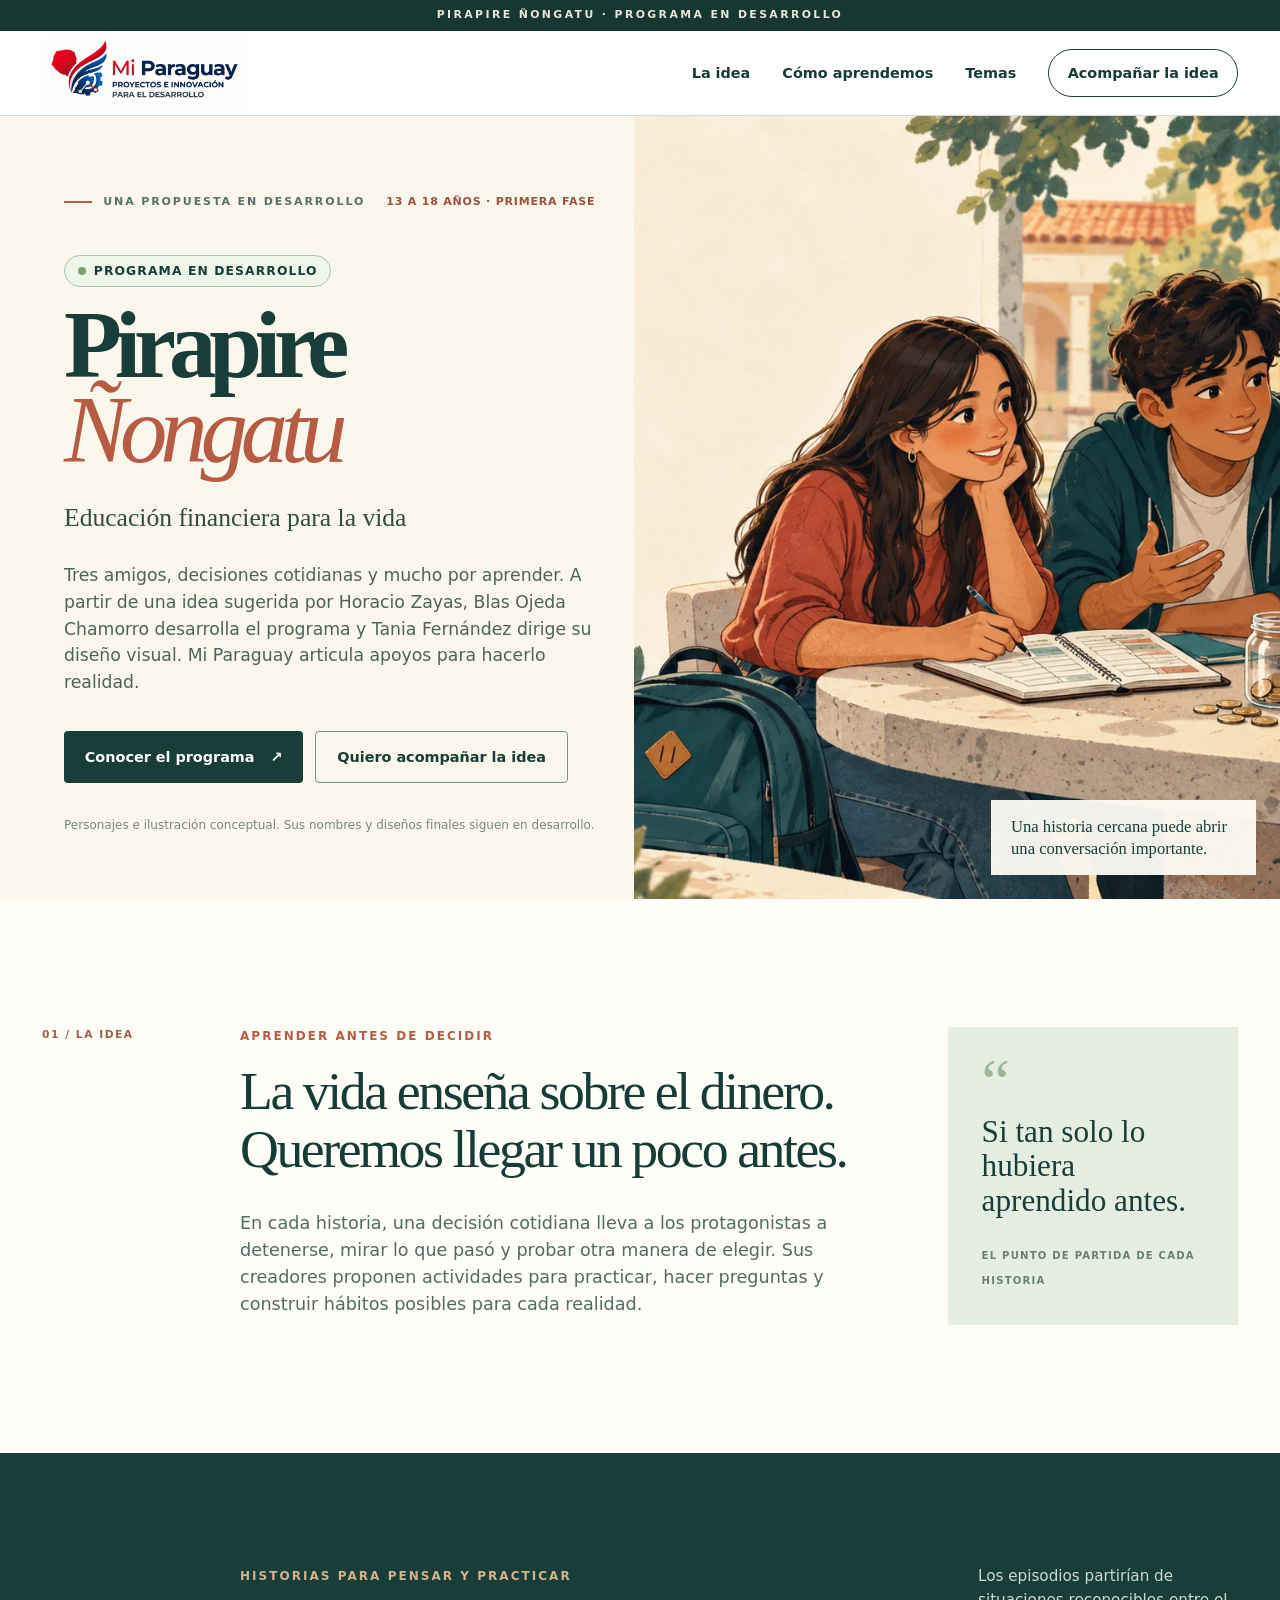
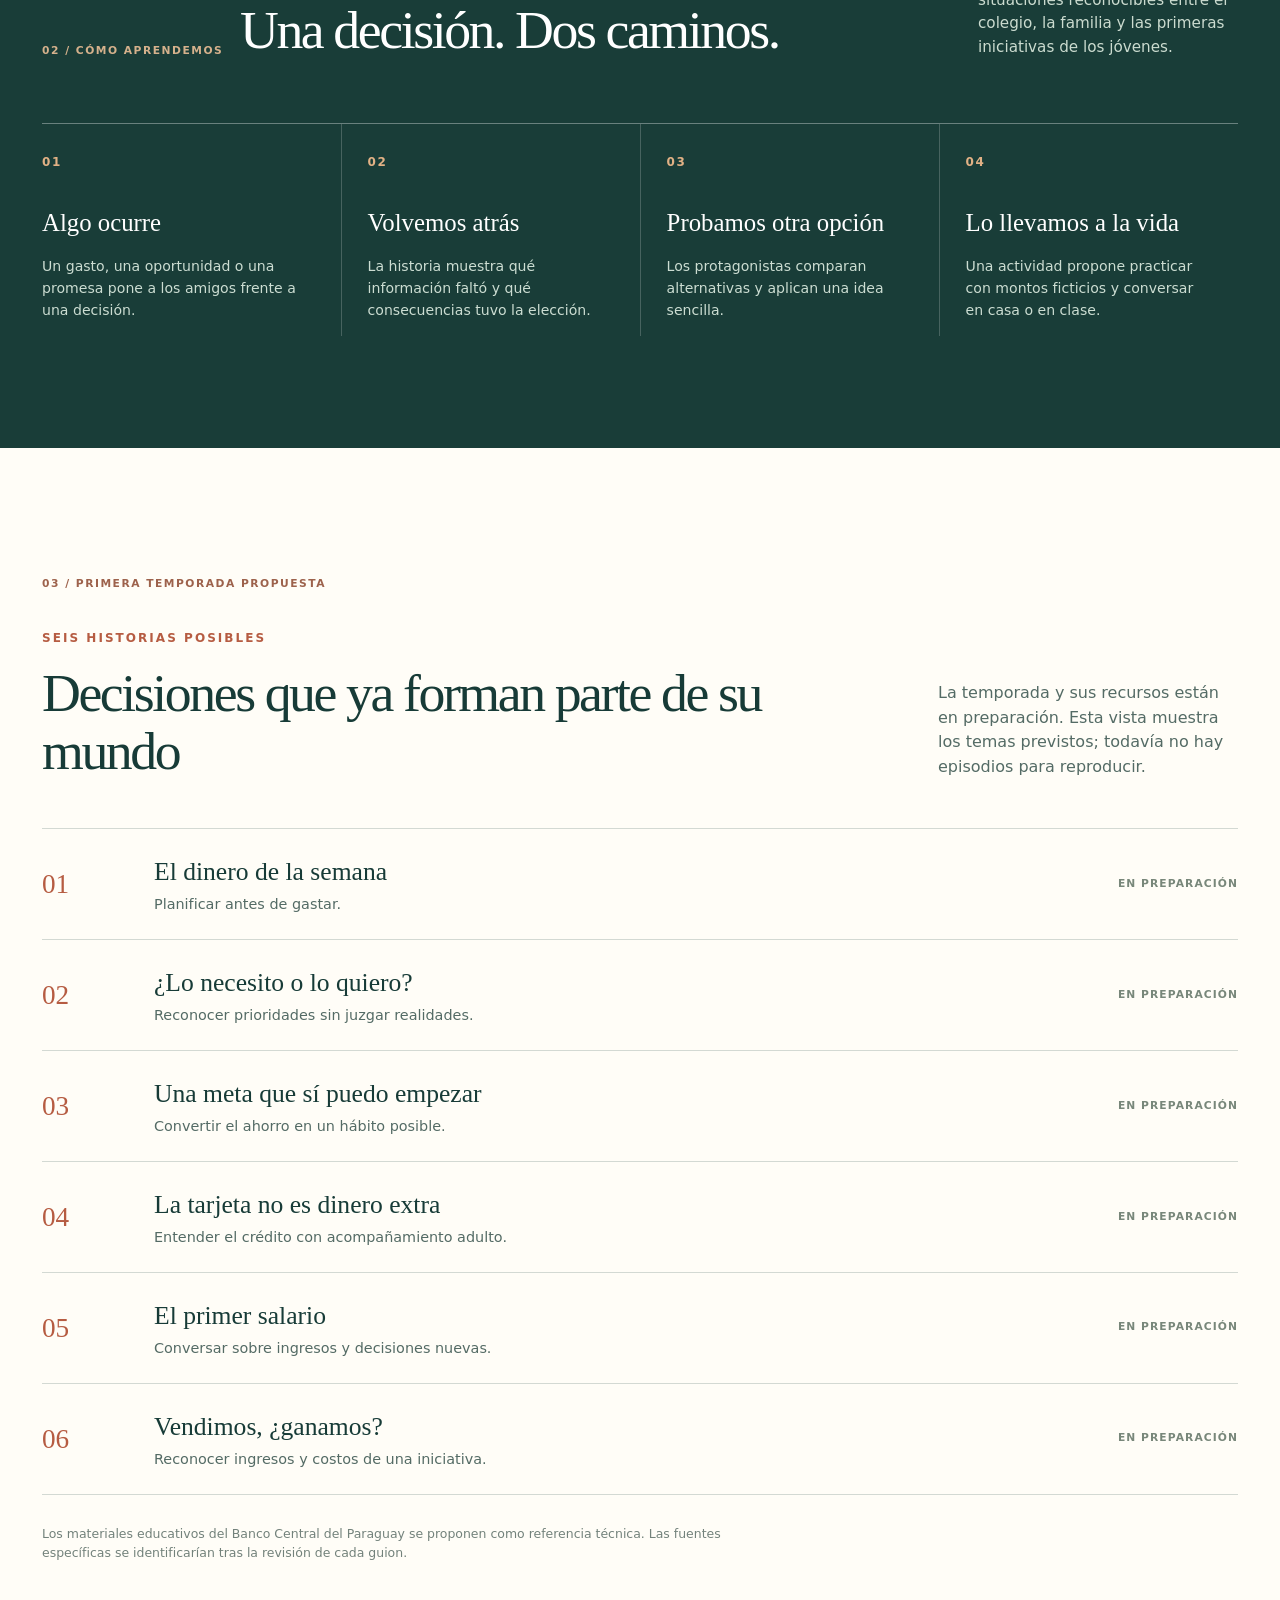
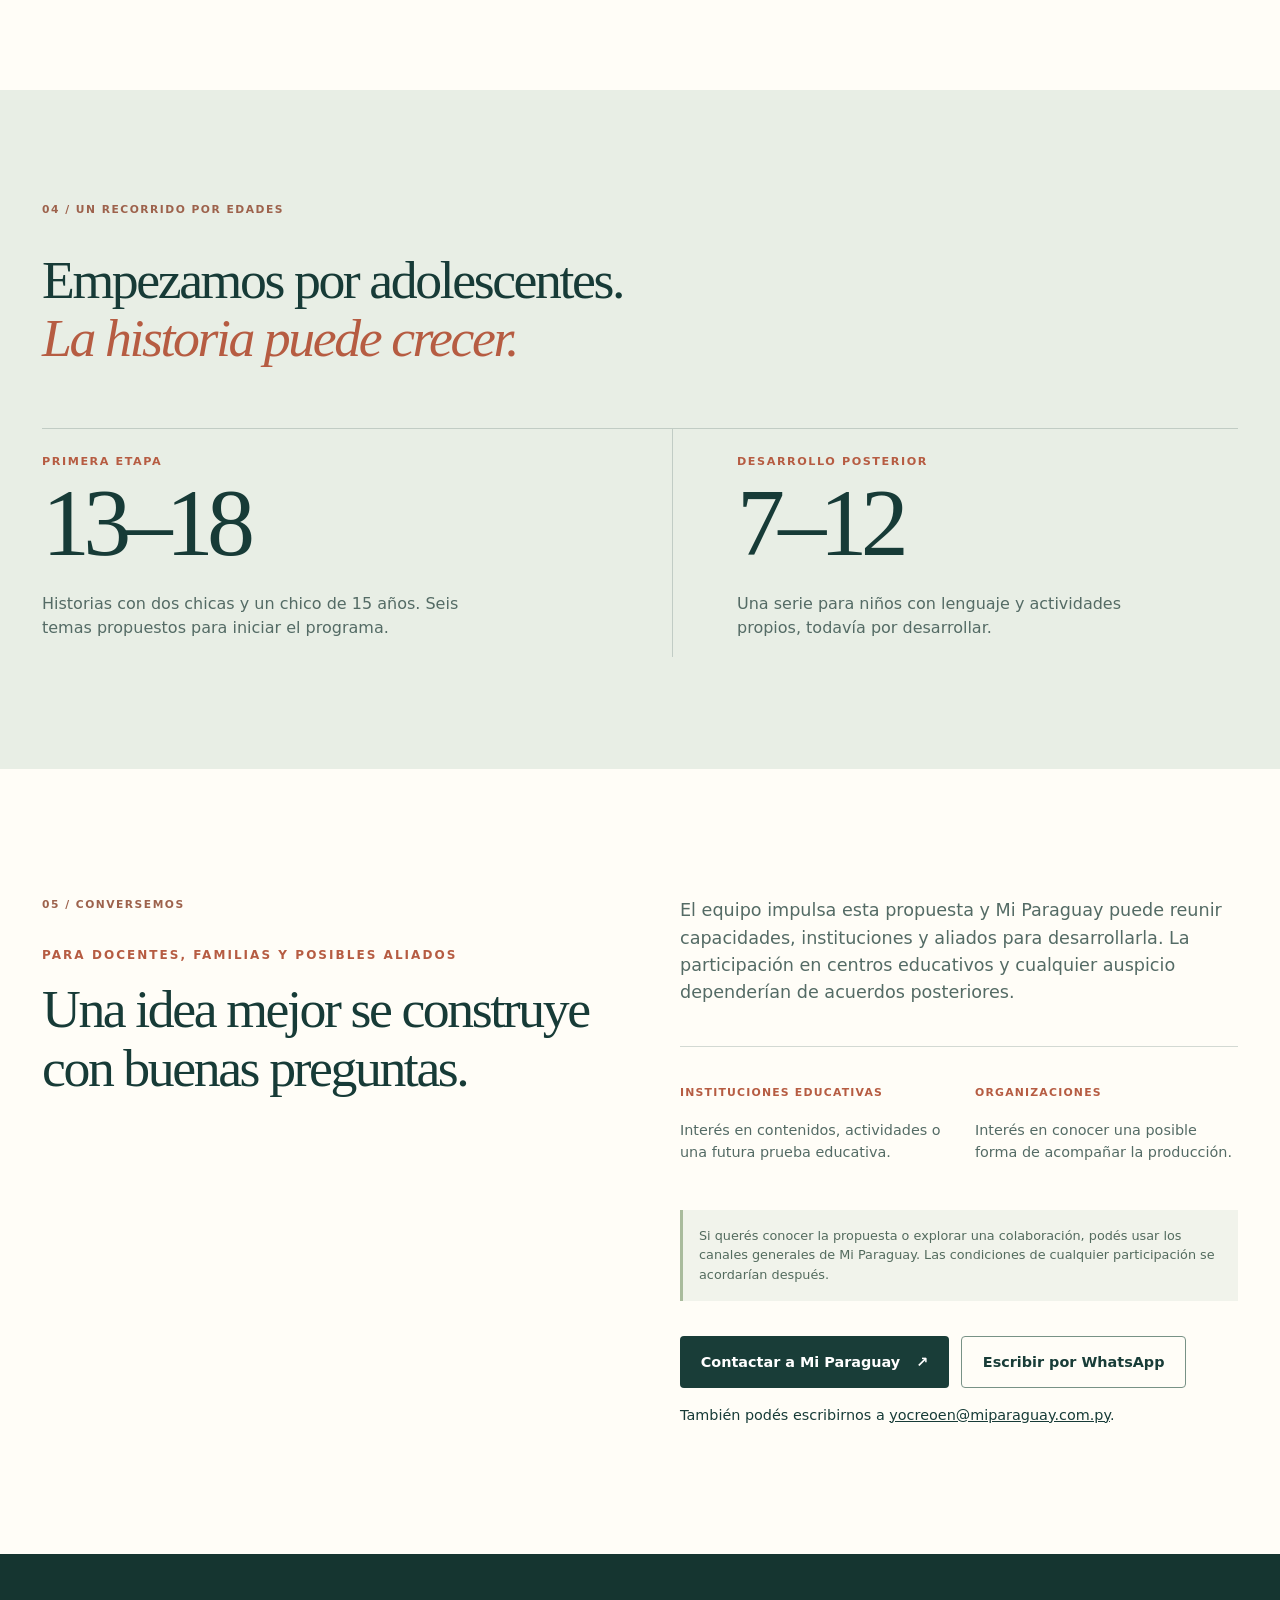
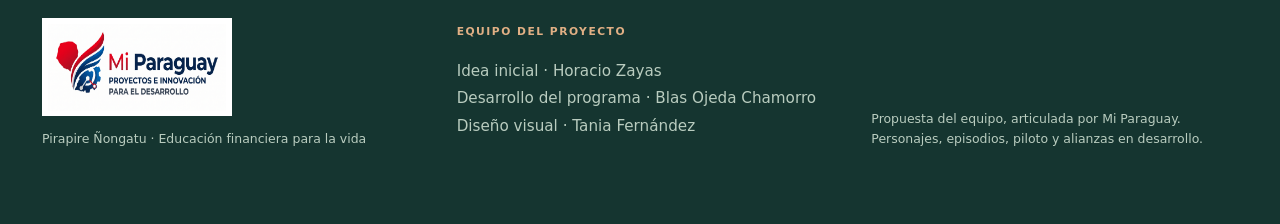
<file: pirapire-nongatu/index.html>
<!doctype html>
<html lang="es">
<head>
  <meta charset="utf-8">
  <meta name="viewport" content="width=device-width, initial-scale=1">
  <meta name="description" content="Pirapire Ñongatu, una propuesta de educación financiera desarrollada por Blas Ojeda Chamorro a partir de una idea de Horacio Zayas, con diseño visual de Tania Fernández y articulación de Mi Paraguay.">
  <meta name="theme-color" content="#193d38">
  <title>Pirapire Ñongatu | Educación financiera para la vida</title>
  <link rel="icon" href="../assets/favicon.svg" type="image/svg+xml">
  <link rel="canonical" href="https://miparaguay.com.py/pirapire-nongatu/">
  <meta property="og:type" content="website">
  <meta property="og:title" content="Pirapire Ñongatu | Educación financiera para la vida">
  <meta property="og:description" content="Conocé Pirapire Ñongatu, una propuesta de educación financiera en desarrollo.">
  <meta property="og:url" content="https://miparaguay.com.py/pirapire-nongatu/">
  <meta property="og:image" content="https://miparaguay.com.py/assets/pirapire-escena-conceptual.webp">
  <meta name="twitter:card" content="summary_large_image">
  <link rel="stylesheet" href="styles.css?v=20260923">
</head>
<body>
  <a class="skip-link" href="#contenido">Ir al contenido</a>
  <div class="preview-bar" role="note">PIRAPIRE ÑONGATU · PROGRAMA EN DESARROLLO</div>

  <header class="site-header">
    <div class="header-inner">
      <a class="brand" href="../" aria-label="Volver a Mi Paraguay">
        <img src="../assets/mi-paraguay-logo.png" alt="Mi Paraguay — Proyectos e Innovación para el Desarrollo" width="257" height="98">
      </a>
      <nav aria-label="Navegación de la propuesta">
        <a href="#idea">La idea</a>
        <a href="#metodo">Cómo aprendemos</a>
        <a href="#episodios">Temas</a>
        <a class="nav-action" href="#participar">Acompañar la idea</a>
      </nav>
    </div>
  </header>

  <main id="contenido">
    <section class="hero" id="inicio" aria-labelledby="hero-title">
      <div class="hero-copy">
        <div class="hero-topline"><span class="line"></span> UNA PROPUESTA EN DESARROLLO <span class="phase">13 A 18 AÑOS · PRIMERA FASE</span></div>
        <p class="hero-status"><span aria-hidden="true"></span> Programa en desarrollo</p>
        <h1 id="hero-title">Pirapire<br><em>Ñongatu</em></h1>
        <p class="hero-subtitle">Educación financiera para la vida</p>
        <p class="hero-lead">Tres amigos, decisiones cotidianas y mucho por aprender. A partir de una idea sugerida por Horacio Zayas, Blas Ojeda Chamorro desarrolla el programa y Tania Fernández dirige su diseño visual. Mi Paraguay articula apoyos para hacerlo realidad.</p>
        <div class="hero-actions">
          <a class="button button-primary" href="#idea">Conocer el programa <span aria-hidden="true">↗</span></a>
          <a class="button button-outline" href="#participar">Quiero acompañar la idea</a>
        </div>
        <p class="hero-caption">Personajes e ilustración conceptual. Sus nombres y diseños finales siguen en desarrollo.</p>
      </div>
      <figure class="hero-art">
        <img src="../assets/pirapire-escena-conceptual.webp" alt="Ilustración conceptual de dos chicas y un chico conversando alrededor de una mesa con un cuaderno y una alcancía" width="1672" height="940">
        <figcaption>Una historia cercana puede abrir una conversación importante.</figcaption>
      </figure>
    </section>

    <section class="intro section-shell" id="idea" aria-labelledby="idea-title">
      <div class="section-index">01 / LA IDEA</div>
      <div class="intro-main">
        <p class="eyebrow">Aprender antes de decidir</p>
        <h2 id="idea-title">La vida enseña sobre el dinero. Queremos llegar un poco antes.</h2>
        <p>En cada historia, una decisión cotidiana lleva a los protagonistas a detenerse, mirar lo que pasó y probar otra manera de elegir. Sus creadores proponen actividades para practicar, hacer preguntas y construir hábitos posibles para cada realidad.</p>
      </div>
      <aside class="intro-quote" aria-label="Eje narrativo">
        <span class="quote-mark" aria-hidden="true">“</span>
        <p>Si tan solo lo hubiera aprendido antes.</p>
        <span>EL PUNTO DE PARTIDA DE CADA HISTORIA</span>
      </aside>
    </section>

    <section class="method" id="metodo" aria-labelledby="method-title">
      <div class="section-shell method-inner">
        <div class="method-heading">
          <div class="section-index">02 / CÓMO APRENDEMOS</div>
          <div>
            <p class="eyebrow">Historias para pensar y practicar</p>
            <h2 id="method-title">Una decisión. Dos caminos.</h2>
          </div>
          <p>Los episodios partirían de situaciones reconocibles entre el colegio, la familia y las primeras iniciativas de los jóvenes.</p>
        </div>
        <ol class="method-steps">
          <li><span>01</span><strong>Algo ocurre</strong><p>Un gasto, una oportunidad o una promesa pone a los amigos frente a una decisión.</p></li>
          <li><span>02</span><strong>Volvemos atrás</strong><p>La historia muestra qué información faltó y qué consecuencias tuvo la elección.</p></li>
          <li><span>03</span><strong>Probamos otra opción</strong><p>Los protagonistas comparan alternativas y aplican una idea sencilla.</p></li>
          <li><span>04</span><strong>Lo llevamos a la vida</strong><p>Una actividad propone practicar con montos ficticios y conversar en casa o en clase.</p></li>
        </ol>
      </div>
    </section>

    <section class="topics section-shell" id="episodios" aria-labelledby="topics-title">
      <div class="topics-head">
        <div>
          <div class="section-index">03 / PRIMERA TEMPORADA PROPUESTA</div>
          <p class="eyebrow">Seis historias posibles</p>
          <h2 id="topics-title">Decisiones que ya forman parte de su mundo</h2>
        </div>
        <p>La temporada y sus recursos están en preparación. Esta vista muestra los temas previstos; todavía no hay episodios para reproducir.</p>
      </div>
      <div class="topic-list" role="list">
        <article role="listitem"><span class="topic-num">01</span><div><h3>El dinero de la semana</h3><p>Planificar antes de gastar.</p></div><span class="topic-state">En preparación</span></article>
        <article role="listitem"><span class="topic-num">02</span><div><h3>¿Lo necesito o lo quiero?</h3><p>Reconocer prioridades sin juzgar realidades.</p></div><span class="topic-state">En preparación</span></article>
        <article role="listitem"><span class="topic-num">03</span><div><h3>Una meta que sí puedo empezar</h3><p>Convertir el ahorro en un hábito posible.</p></div><span class="topic-state">En preparación</span></article>
        <article role="listitem"><span class="topic-num">04</span><div><h3>La tarjeta no es dinero extra</h3><p>Entender el crédito con acompañamiento adulto.</p></div><span class="topic-state">En preparación</span></article>
        <article role="listitem"><span class="topic-num">05</span><div><h3>El primer salario</h3><p>Conversar sobre ingresos y decisiones nuevas.</p></div><span class="topic-state">En preparación</span></article>
        <article role="listitem"><span class="topic-num">06</span><div><h3>Vendimos, ¿ganamos?</h3><p>Reconocer ingresos y costos de una iniciativa.</p></div><span class="topic-state">En preparación</span></article>
      </div>
      <p class="source-note">Los materiales educativos del Banco Central del Paraguay se proponen como referencia técnica. Las fuentes específicas se identificarían tras la revisión de cada guion.</p>
    </section>

    <section class="audiences" aria-labelledby="audiences-title">
      <div class="section-shell audiences-inner">
        <div class="section-index">04 / UN RECORRIDO POR EDADES</div>
        <h2 id="audiences-title">Empezamos por adolescentes.<br><em>La historia puede crecer.</em></h2>
        <div class="audience-grid">
          <div><span>PRIMERA ETAPA</span><strong>13–18</strong><p>Historias con dos chicas y un chico de 15 años. Seis temas propuestos para iniciar el programa.</p></div>
          <div><span>DESARROLLO POSTERIOR</span><strong>7–12</strong><p>Una serie para niños con lenguaje y actividades propios, todavía por desarrollar.</p></div>
        </div>
      </div>
    </section>

    <section class="participate section-shell" id="participar" aria-labelledby="participate-title">
      <div>
        <div class="section-index">05 / CONVERSEMOS</div>
        <p class="eyebrow">Para docentes, familias y posibles aliados</p>
        <h2 id="participate-title">Una idea mejor se construye con buenas preguntas.</h2>
      </div>
      <div class="participate-copy">
        <p>El equipo impulsa esta propuesta y Mi Paraguay puede reunir capacidades, instituciones y aliados para desarrollarla. La participación en centros educativos y cualquier auspicio dependerían de acuerdos posteriores.</p>
        <div class="contact-paths">
          <div><span>INSTITUCIONES EDUCATIVAS</span><p>Interés en contenidos, actividades o una futura prueba educativa.</p></div>
          <div><span>ORGANIZACIONES</span><p>Interés en conocer una posible forma de acompañar la producción.</p></div>
        </div>
        <p class="contact-note">Si querés conocer la propuesta o explorar una colaboración, podés usar los canales generales de Mi Paraguay. Las condiciones de cualquier participación se acordarían después.</p>
        <div class="hero-actions">
          <a class="button button-primary" href="../#participar">Contactar a Mi Paraguay <span aria-hidden="true">↗</span></a>
          <a class="button button-outline" href="https://wa.me/595981402416?text=Hola%20Mi%20Paraguay%2C%20quiero%20conocer%20Pirapire%20%C3%91ongatu." target="_blank" rel="noopener noreferrer">Escribir por WhatsApp</a>
        </div>
        <p style="margin:1rem 0 0;font-size:.9rem">También podés escribirnos a <a href="mailto:yocreoen@miparaguay.com.py?subject=Pirapire%20%C3%91ongatu">yocreoen@miparaguay.com.py</a>.</p>
      </div>
    </section>
  </main>

  <footer class="site-footer">
    <div class="footer-inner">
      <div><img src="../assets/mi-paraguay-logo.png" alt="Mi Paraguay" width="257" height="98"><p>Pirapire Ñongatu · Educación financiera para la vida</p></div>
      <div class="credits"><span>EQUIPO DEL PROYECTO</span><p>Idea inicial · Horacio Zayas<br>Desarrollo del programa · Blas Ojeda Chamorro<br>Diseño visual · Tania Fernández</p></div>
      <p class="footer-note">Propuesta del equipo, articulada por Mi Paraguay. Personajes, episodios, piloto y alianzas en desarrollo.</p>
    </div>
  </footer>
</body>
</html>
</file>
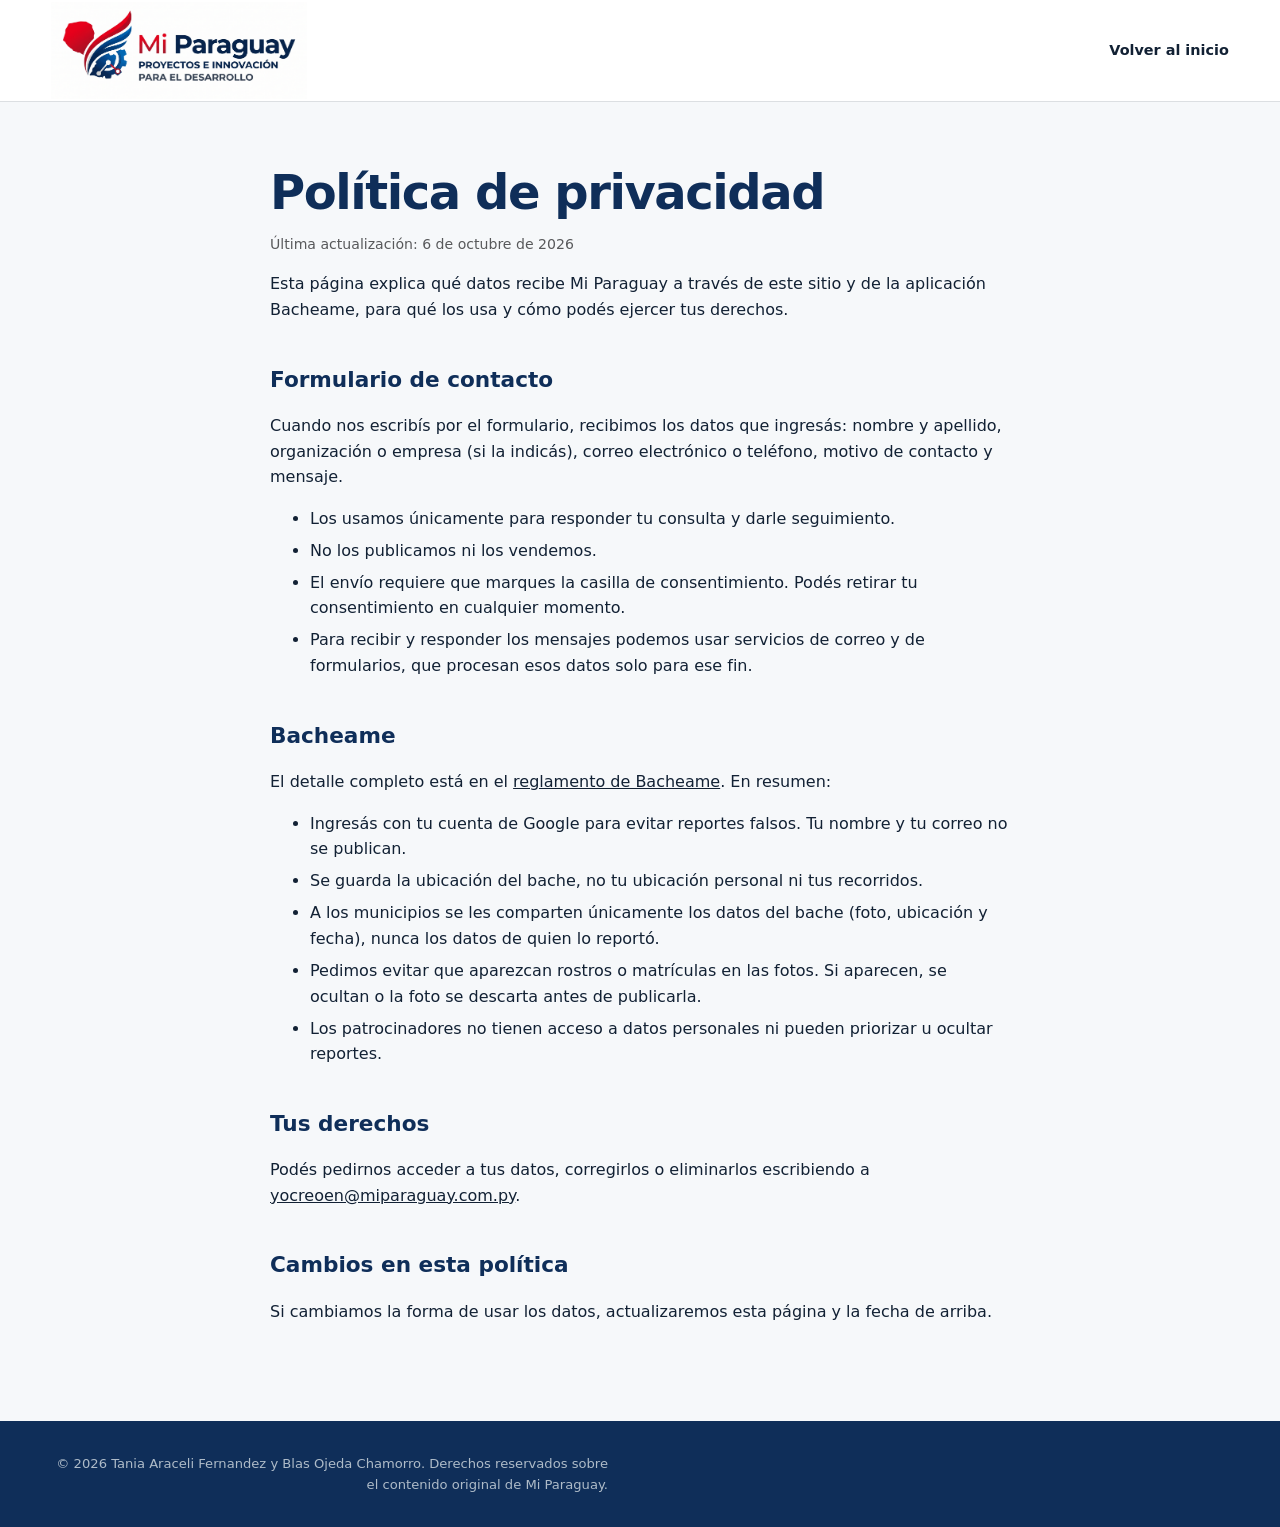
<file: privacidad/index.html>
<!doctype html>
<html lang="es">
  <head>
    <meta charset="UTF-8" />
    <meta name="viewport" content="width=device-width, initial-scale=1.0" />
    <meta name="description" content="Cómo Mi Paraguay usa los datos que recibe a través de su formulario de contacto y de Bacheame." />
    <title>Política de privacidad | Mi Paraguay</title>
    <link rel="icon" href="../assets/favicon.svg" type="image/svg+xml" />
    <link rel="canonical" href="https://miparaguay.com.py/privacidad/" />
    <meta property="og:type" content="website" />
    <meta property="og:title" content="Política de privacidad | Mi Paraguay" />
    <meta property="og:url" content="https://miparaguay.com.py/privacidad/" />
    <meta property="og:image" content="https://miparaguay.com.py/assets/mi-paraguay-logo.png" />
    <link rel="stylesheet" href="../styles.css?v=20261006-formulario" />
    <style>
      .privacy { max-width: 780px; margin: 0 auto; padding: 4rem 1.25rem 5rem; }
      .privacy h1 { margin: 0 0 0.5rem; color: var(--navy); font-size: clamp(2rem, 5vw, 3rem); line-height: 1.1; letter-spacing: -0.03em; }
      .privacy h2 { margin: 2.5rem 0 0.6rem; color: var(--navy); font-size: 1.35rem; }
      .privacy p, .privacy li { color: var(--ink); }
      .privacy li { margin-bottom: 0.4rem; }
      .privacy .updated { color: var(--muted); font-size: 0.88rem; }
    </style>
  </head>
  <body>
    <header class="site-header">
      <a class="brand" href="../" aria-label="Volver a Mi Paraguay">
        <img class="brand-logo" src="../assets/mi-paraguay-logo.png" alt="Mi Paraguay — Proyectos e Innovación para el Desarrollo" />
      </a>
      <nav class="navigation" aria-label="Navegación">
        <a href="../">Volver al inicio</a>
      </nav>
    </header>

    <main class="privacy">
      <h1>Política de privacidad</h1>
      <p class="updated">Última actualización: 6 de octubre de 2026</p>

      <p>
        Esta página explica qué datos recibe Mi Paraguay a través de este sitio y de la aplicación Bacheame, para qué los usa y cómo podés ejercer tus derechos.
      </p>

      <h2>Formulario de contacto</h2>
      <p>Cuando nos escribís por el formulario, recibimos los datos que ingresás: nombre y apellido, organización o empresa (si la indicás), correo electrónico o teléfono, motivo de contacto y mensaje.</p>
      <ul>
        <li>Los usamos únicamente para responder tu consulta y darle seguimiento.</li>
        <li>No los publicamos ni los vendemos.</li>
        <li>El envío requiere que marques la casilla de consentimiento. Podés retirar tu consentimiento en cualquier momento.</li>
        <li>Para recibir y responder los mensajes podemos usar servicios de correo y de formularios, que procesan esos datos solo para ese fin.</li>
      </ul>

      <h2>Bacheame</h2>
      <p>El detalle completo está en el <a href="../bacheame/reglamento/#privacidad">reglamento de Bacheame</a>. En resumen:</p>
      <ul>
        <li>Ingresás con tu cuenta de Google para evitar reportes falsos. Tu nombre y tu correo no se publican.</li>
        <li>Se guarda la ubicación del bache, no tu ubicación personal ni tus recorridos.</li>
        <li>A los municipios se les comparten únicamente los datos del bache (foto, ubicación y fecha), nunca los datos de quien lo reportó.</li>
        <li>Pedimos evitar que aparezcan rostros o matrículas en las fotos. Si aparecen, se ocultan o la foto se descarta antes de publicarla.</li>
        <li>Los patrocinadores no tienen acceso a datos personales ni pueden priorizar u ocultar reportes.</li>
      </ul>

      <h2>Tus derechos</h2>
      <p>
        Podés pedirnos acceder a tus datos, corregirlos o eliminarlos escribiendo a
        <a href="mailto:yocreoen@miparaguay.com.py?subject=Privacidad">yocreoen@miparaguay.com.py</a>.
      </p>

      <h2>Cambios en esta política</h2>
      <p>Si cambiamos la forma de usar los datos, actualizaremos esta página y la fecha de arriba.</p>
    </main>

    <footer class="site-footer">
      <div class="footer-meta">
        <p>© 2026 Tania Araceli Fernandez y Blas Ojeda Chamorro. Derechos reservados sobre el contenido original de Mi Paraguay.</p>
      </div>
    </footer>
  </body>
</html>
</file>
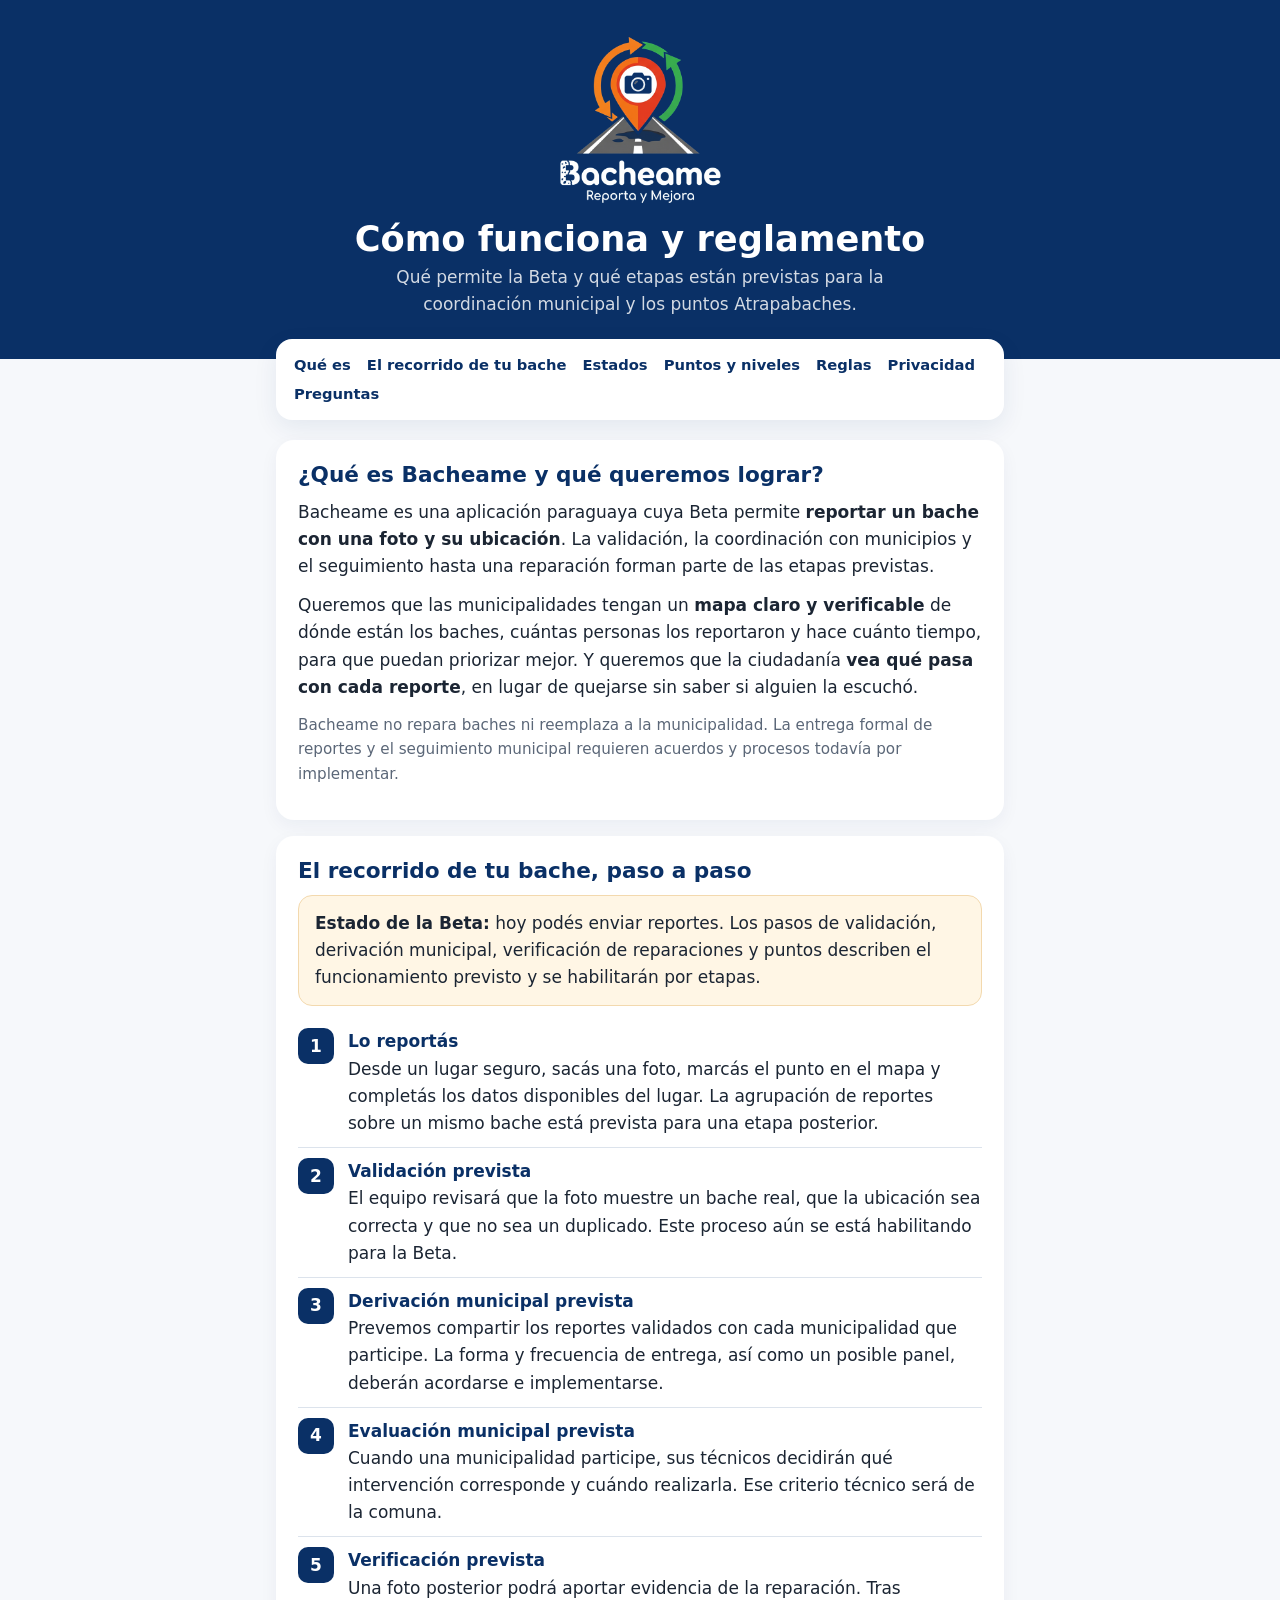
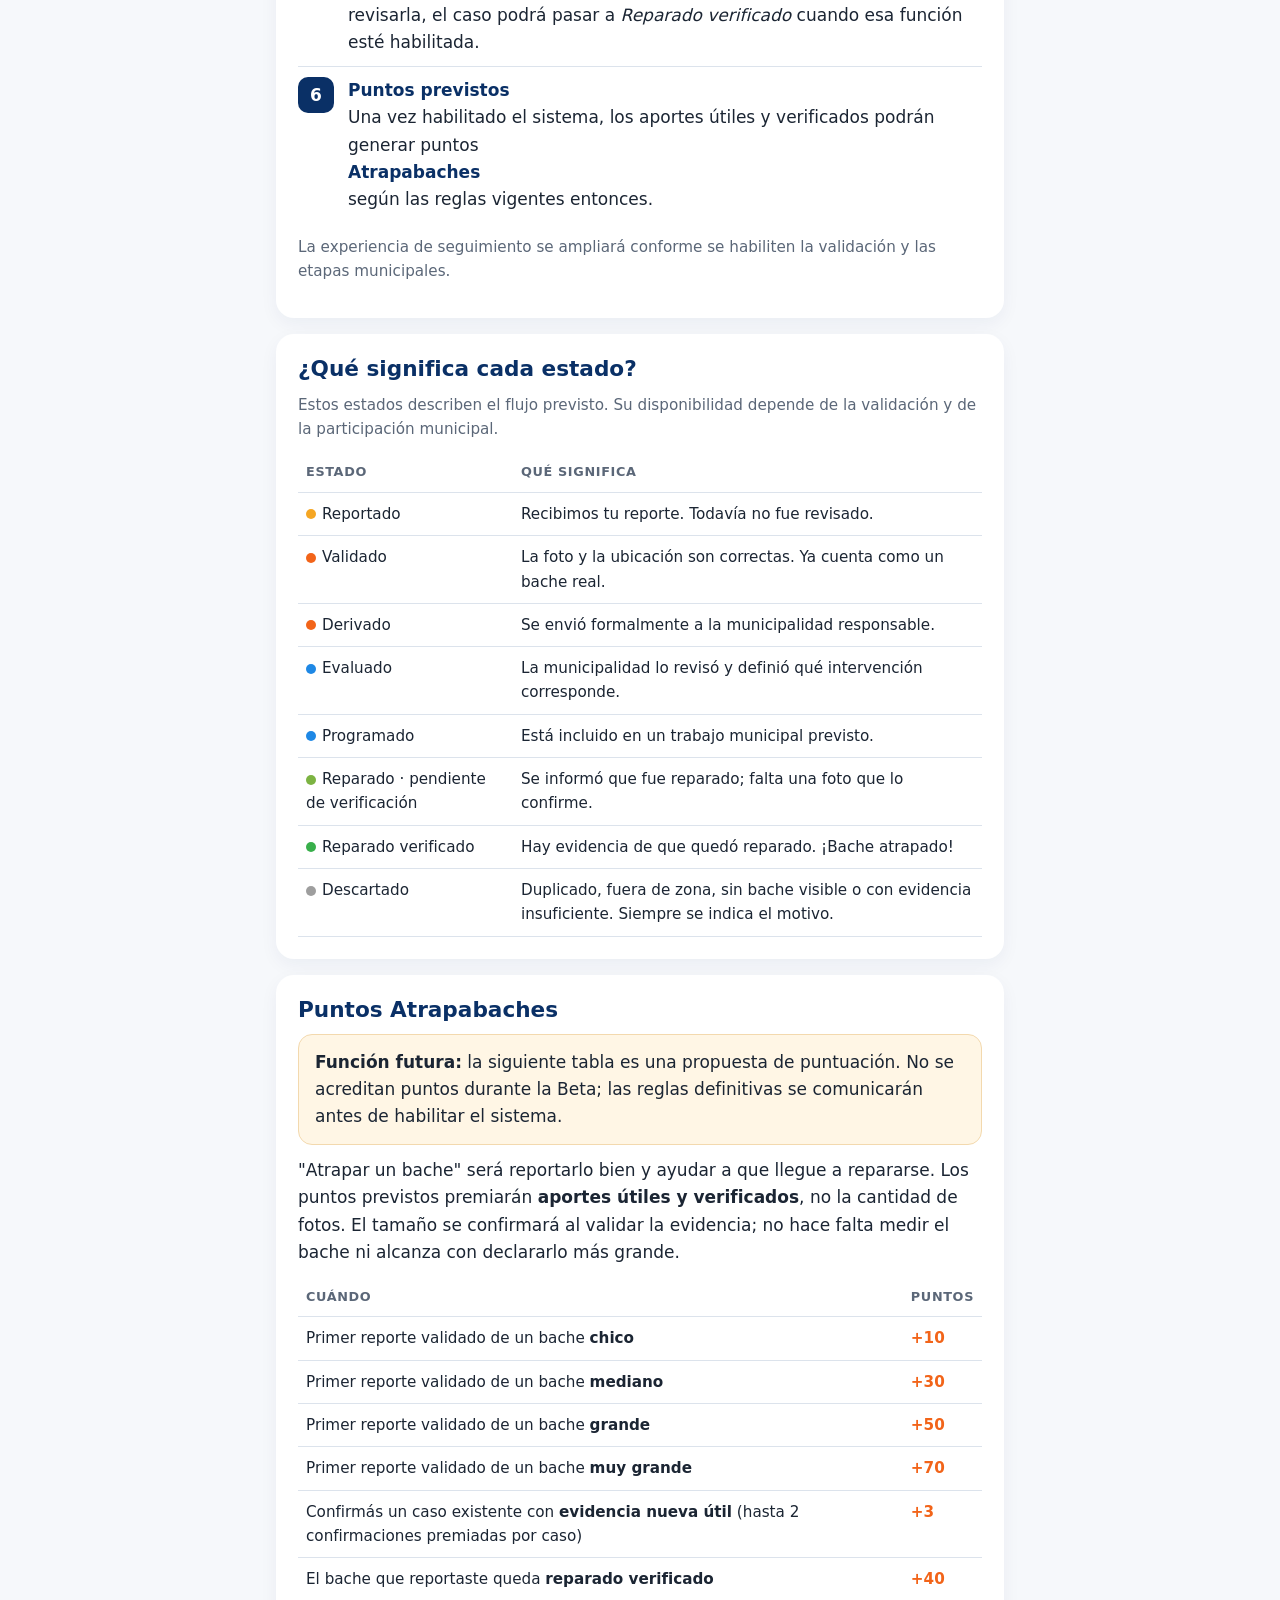
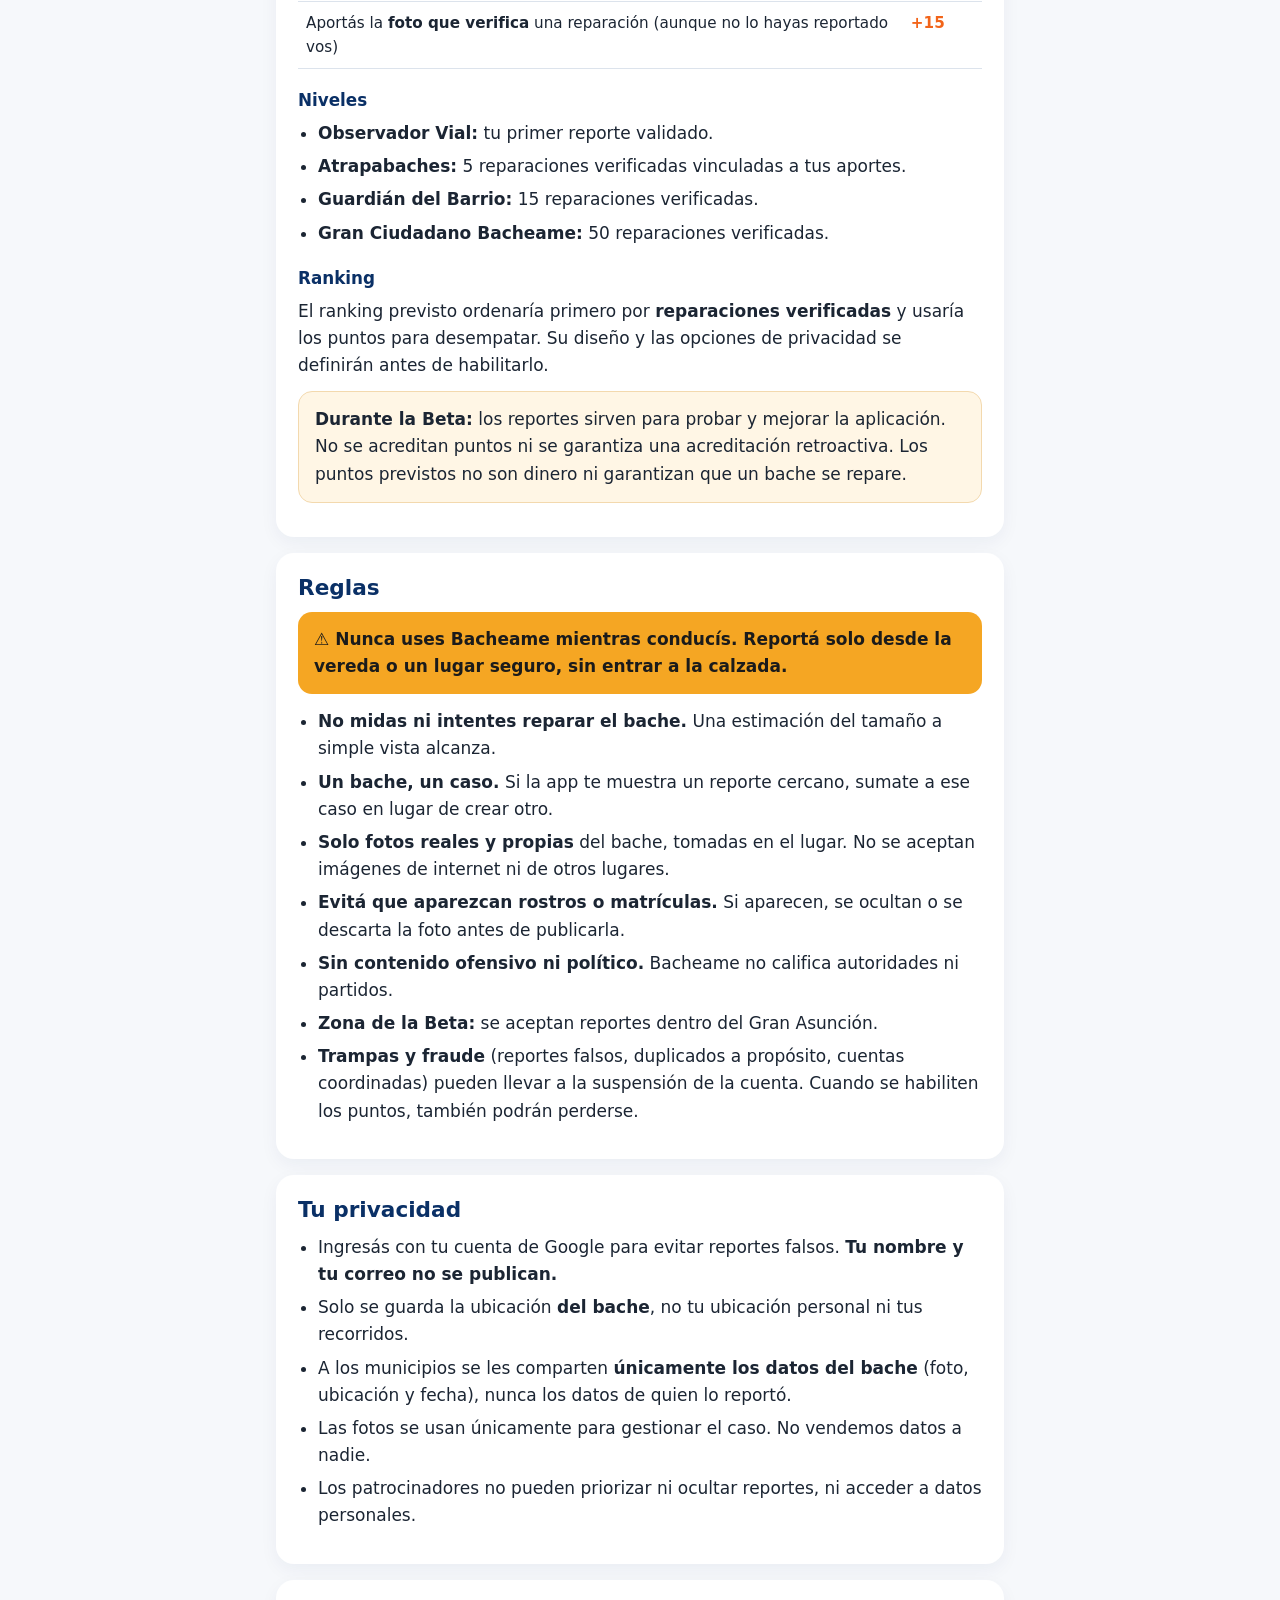
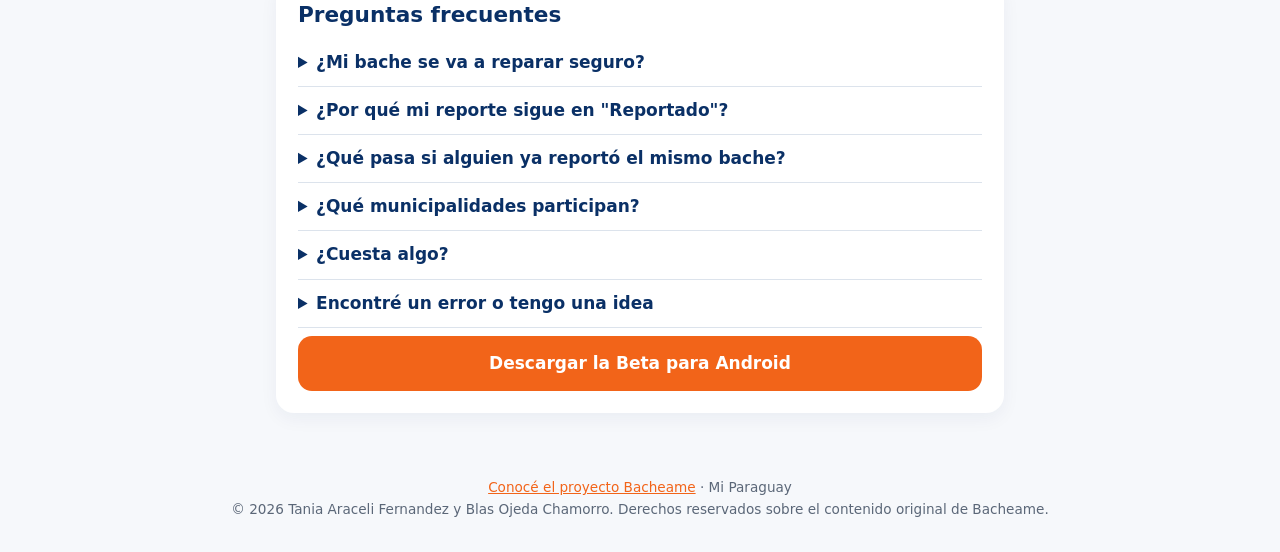
<file: bacheame/reglamento/index.html>
<!doctype html>
<html lang="es-PY">
<head>
  <meta charset="utf-8" />
  <meta name="viewport" content="width=device-width, initial-scale=1" />
  <title>Bacheame · Cómo funciona y reglamento</title>
  <meta name="description" content="Conocé la Beta de Bacheame y las etapas previstas para validación, coordinación municipal y puntos Atrapabaches." />
  <meta name="theme-color" content="#0A3066" />
  <meta property="og:title" content="Bacheame · Cómo funciona y reglamento" />
  <meta property="og:description" content="Qué permite la Beta de Bacheame y cómo está previsto avanzar con los municipios y el sistema de puntos." />
  <meta property="og:type" content="website" />
  <meta property="og:url" content="https://miparaguay.com.py/bacheame/reglamento/" />
  <meta property="og:image" content="https://miparaguay.com.py/bacheameprueba/logo.png" />
  <meta name="twitter:card" content="summary_large_image" />
  <link rel="canonical" href="https://miparaguay.com.py/bacheame/reglamento/" />
  <link rel="icon" href="../../bacheameprueba/icono.png" />
  <style>
    :root { --navy: #0A3066; --orange: #F26419; --amber: #F5A623; --green: #38AF4B; --blue: #1E88E5; --ink: #1B2533; --muted: #5B6778; --line: #DCE3EC; }
    * { box-sizing: border-box; }
    html { scroll-behavior: smooth; }
    body { margin: 0; font: 17px/1.6 system-ui, -apple-system, "Segoe UI", Roboto, sans-serif; color: var(--ink); background: #F6F8FB; }
    .top { background: var(--navy); color: #fff; text-align: center; padding: 28px 16px 40px; }
    .top img { width: min(180px, 50vw); height: auto; display: block; margin: 0 auto 10px; }
    .top h1 { margin: 6px 0 4px; font-size: clamp(1.6rem, 5vw, 2.2rem); line-height: 1.2; }
    .top p { margin: 0 auto; max-width: 34em; color: rgba(255,255,255,.82); }
    nav.toc { max-width: 760px; margin: -20px auto 0; padding: 0 16px; }
    nav.toc div { background: #fff; border-radius: 16px; padding: 14px 18px; box-shadow: 0 8px 24px rgba(10,48,102,.08); display: flex; flex-wrap: wrap; gap: 6px 16px; font-size: .92rem; }
    nav.toc a { color: var(--navy); font-weight: 700; text-decoration: none; }
    main { max-width: 760px; margin: 0 auto; padding: 20px 16px 40px; }
    section { background: #fff; border-radius: 18px; padding: 22px; margin-bottom: 16px; box-shadow: 0 6px 18px rgba(10,48,102,.05); scroll-margin-top: 16px; }
    h2 { color: var(--navy); font-size: 1.35rem; margin: 0 0 10px; line-height: 1.25; }
    h3 { color: var(--navy); font-size: 1.05rem; margin: 18px 0 6px; }
    p { margin: 0 0 12px; }
    ul, ol { padding-left: 1.25rem; margin: 0 0 12px; }
    li { margin-bottom: 6px; }
    .muted { color: var(--muted); font-size: .95rem; }
    .steps { list-style: none; padding: 0; counter-reset: s; }
    .steps li { counter-increment: s; position: relative; padding: 10px 0 10px 50px; border-bottom: 1px solid var(--line); margin: 0; }
    .steps li:last-child { border-bottom: 0; }
    .steps li::before { content: counter(s); position: absolute; left: 0; top: 10px; width: 36px; height: 36px; border-radius: 10px; background: var(--navy); color: #fff; font-weight: 800; display: grid; place-items: center; }
    .steps strong { display: block; color: var(--navy); }
    table { width: 100%; border-collapse: collapse; font-size: .95rem; }
    th, td { text-align: left; padding: 9px 8px; border-bottom: 1px solid var(--line); vertical-align: top; }
    th { color: var(--muted); font-size: .8rem; text-transform: uppercase; letter-spacing: .05em; }
    td.pts { font-weight: 800; color: var(--orange); white-space: nowrap; }
    .dot { display: inline-block; width: 10px; height: 10px; border-radius: 50%; margin-right: 6px; vertical-align: middle; }
    .note { background: #FFF6E5; border: 1px solid #F3D9AE; border-radius: 14px; padding: 14px 16px; }
    .safety { background: var(--amber); color: #1b1b1b; border-radius: 14px; padding: 14px 16px; font-weight: 600; }
    details { border-bottom: 1px solid var(--line); padding: 10px 0; }
    details:last-child { border-bottom: 0; }
    summary { font-weight: 700; color: var(--navy); cursor: pointer; }
    details p { margin: 8px 0 0; }
    .cta { display: block; text-align: center; background: var(--orange); color: #fff; text-decoration: none; font-weight: 800; padding: 14px; border-radius: 14px; margin-top: 8px; }
    a { color: var(--orange); }
    footer { text-align: center; color: var(--muted); font-size: .85rem; padding: 8px 16px 32px; }
  </style>
</head>
<body>
  <header class="top">
    <img src="../../bacheameprueba/logo.png" alt="Bacheame · Reporta y Mejora" width="560" height="618" />
    <h1>Cómo funciona y reglamento</h1>
    <p>Qué permite la Beta y qué etapas están previstas para la coordinación municipal y los puntos Atrapabaches.</p>
  </header>

  <nav class="toc" aria-label="Contenido">
    <div>
      <a href="#que-es">Qué es</a>
      <a href="#recorrido">El recorrido de tu bache</a>
      <a href="#estados">Estados</a>
      <a href="#puntos">Puntos y niveles</a>
      <a href="#reglas">Reglas</a>
      <a href="#privacidad">Privacidad</a>
      <a href="#preguntas">Preguntas</a>
    </div>
  </nav>

  <main>
    <section id="que-es">
      <h2>¿Qué es Bacheame y qué queremos lograr?</h2>
      <p>Bacheame es una aplicación paraguaya cuya Beta permite <strong>reportar un bache con una foto y su ubicación</strong>. La validación, la coordinación con municipios y el seguimiento hasta una reparación forman parte de las etapas previstas.</p>
      <p>Queremos que las municipalidades tengan un <strong>mapa claro y verificable</strong> de dónde están los baches, cuántas personas los reportaron y hace cuánto tiempo, para que puedan priorizar mejor. Y queremos que la ciudadanía <strong>vea qué pasa con cada reporte</strong>, en lugar de quejarse sin saber si alguien la escuchó.</p>
      <p class="muted">Bacheame no repara baches ni reemplaza a la municipalidad. La entrega formal de reportes y el seguimiento municipal requieren acuerdos y procesos todavía por implementar.</p>
    </section>

    <section id="recorrido">
      <h2>El recorrido de tu bache, paso a paso</h2>
      <p class="note"><strong>Estado de la Beta:</strong> hoy podés enviar reportes. Los pasos de validación, derivación municipal, verificación de reparaciones y puntos describen el funcionamiento previsto y se habilitarán por etapas.</p>
      <ol class="steps">
        <li><strong>Lo reportás</strong>Desde un lugar seguro, sacás una foto, marcás el punto en el mapa y completás los datos disponibles del lugar. La agrupación de reportes sobre un mismo bache está prevista para una etapa posterior.</li>
        <li><strong>Validación prevista</strong>El equipo revisará que la foto muestre un bache real, que la ubicación sea correcta y que no sea un duplicado. Este proceso aún se está habilitando para la Beta.</li>
        <li><strong>Derivación municipal prevista</strong>Prevemos compartir los reportes validados con cada municipalidad que participe. La forma y frecuencia de entrega, así como un posible panel, deberán acordarse e implementarse.</li>
        <li><strong>Evaluación municipal prevista</strong>Cuando una municipalidad participe, sus técnicos decidirán qué intervención corresponde y cuándo realizarla. Ese criterio técnico será de la comuna.</li>
        <li><strong>Verificación prevista</strong>Una foto posterior podrá aportar evidencia de la reparación. Tras revisarla, el caso podrá pasar a <em>Reparado verificado</em> cuando esa función esté habilitada.</li>
        <li><strong>Puntos previstos</strong>Una vez habilitado el sistema, los aportes útiles y verificados podrán generar puntos <strong>Atrapabaches</strong> según las reglas vigentes entonces.</li>
      </ol>
      <p class="muted">La experiencia de seguimiento se ampliará conforme se habiliten la validación y las etapas municipales.</p>
    </section>

    <section id="estados">
      <h2>¿Qué significa cada estado?</h2>
      <p class="muted">Estos estados describen el flujo previsto. Su disponibilidad depende de la validación y de la participación municipal.</p>
      <table>
        <thead><tr><th>Estado</th><th>Qué significa</th></tr></thead>
        <tbody>
          <tr><td><span class="dot" style="background:var(--amber)"></span>Reportado</td><td>Recibimos tu reporte. Todavía no fue revisado.</td></tr>
          <tr><td><span class="dot" style="background:var(--orange)"></span>Validado</td><td>La foto y la ubicación son correctas. Ya cuenta como un bache real.</td></tr>
          <tr><td><span class="dot" style="background:var(--orange)"></span>Derivado</td><td>Se envió formalmente a la municipalidad responsable.</td></tr>
          <tr><td><span class="dot" style="background:var(--blue)"></span>Evaluado</td><td>La municipalidad lo revisó y definió qué intervención corresponde.</td></tr>
          <tr><td><span class="dot" style="background:var(--blue)"></span>Programado</td><td>Está incluido en un trabajo municipal previsto.</td></tr>
          <tr><td><span class="dot" style="background:#7CB342"></span>Reparado · pendiente de verificación</td><td>Se informó que fue reparado; falta una foto que lo confirme.</td></tr>
          <tr><td><span class="dot" style="background:var(--green)"></span>Reparado verificado</td><td>Hay evidencia de que quedó reparado. ¡Bache atrapado!</td></tr>
          <tr><td><span class="dot" style="background:#9E9E9E"></span>Descartado</td><td>Duplicado, fuera de zona, sin bache visible o con evidencia insuficiente. Siempre se indica el motivo.</td></tr>
        </tbody>
      </table>
    </section>

    <section id="puntos">
      <h2>Puntos Atrapabaches</h2>
      <p class="note"><strong>Función futura:</strong> la siguiente tabla es una propuesta de puntuación. No se acreditan puntos durante la Beta; las reglas definitivas se comunicarán antes de habilitar el sistema.</p>
      <p>"Atrapar un bache" será reportarlo bien y ayudar a que llegue a repararse. Los puntos previstos premiarán <strong>aportes útiles y verificados</strong>, no la cantidad de fotos. El tamaño se confirmará al validar la evidencia; no hace falta medir el bache ni alcanza con declararlo más grande.</p>
      <table>
        <thead><tr><th>Cuándo</th><th>Puntos</th></tr></thead>
        <tbody>
          <tr><td>Primer reporte validado de un bache <strong>chico</strong></td><td class="pts">+10</td></tr>
          <tr><td>Primer reporte validado de un bache <strong>mediano</strong></td><td class="pts">+30</td></tr>
          <tr><td>Primer reporte validado de un bache <strong>grande</strong></td><td class="pts">+50</td></tr>
          <tr><td>Primer reporte validado de un bache <strong>muy grande</strong></td><td class="pts">+70</td></tr>
          <tr><td>Confirmás un caso existente con <strong>evidencia nueva útil</strong> (hasta 2 confirmaciones premiadas por caso)</td><td class="pts">+3</td></tr>
          <tr><td>El bache que reportaste queda <strong>reparado verificado</strong></td><td class="pts">+40</td></tr>
          <tr><td>Aportás la <strong>foto que verifica</strong> una reparación (aunque no lo hayas reportado vos)</td><td class="pts">+15</td></tr>
        </tbody>
      </table>
      <h3>Niveles</h3>
      <ul>
        <li><strong>Observador Vial:</strong> tu primer reporte validado.</li>
        <li><strong>Atrapabaches:</strong> 5 reparaciones verificadas vinculadas a tus aportes.</li>
        <li><strong>Guardián del Barrio:</strong> 15 reparaciones verificadas.</li>
        <li><strong>Gran Ciudadano Bacheame:</strong> 50 reparaciones verificadas.</li>
      </ul>
      <h3>Ranking</h3>
      <p>El ranking previsto ordenaría primero por <strong>reparaciones verificadas</strong> y usaría los puntos para desempatar. Su diseño y las opciones de privacidad se definirán antes de habilitarlo.</p>
      <p class="note"><strong>Durante la Beta:</strong> los reportes sirven para probar y mejorar la aplicación. No se acreditan puntos ni se garantiza una acreditación retroactiva. Los puntos previstos no son dinero ni garantizan que un bache se repare.</p>
    </section>

    <section id="reglas">
      <h2>Reglas</h2>
      <p class="safety">⚠️ Nunca uses Bacheame mientras conducís. Reportá solo desde la vereda o un lugar seguro, sin entrar a la calzada.</p>
      <ul style="margin-top:14px">
        <li><strong>No midas ni intentes reparar el bache.</strong> Una estimación del tamaño a simple vista alcanza.</li>
        <li><strong>Un bache, un caso.</strong> Si la app te muestra un reporte cercano, sumate a ese caso en lugar de crear otro.</li>
        <li><strong>Solo fotos reales y propias</strong> del bache, tomadas en el lugar. No se aceptan imágenes de internet ni de otros lugares.</li>
        <li><strong>Evitá que aparezcan rostros o matrículas.</strong> Si aparecen, se ocultan o se descarta la foto antes de publicarla.</li>
        <li><strong>Sin contenido ofensivo ni político.</strong> Bacheame no califica autoridades ni partidos.</li>
        <li><strong>Zona de la Beta:</strong> se aceptan reportes dentro del Gran Asunción.</li>
        <li><strong>Trampas y fraude</strong> (reportes falsos, duplicados a propósito, cuentas coordinadas) pueden llevar a la suspensión de la cuenta. Cuando se habiliten los puntos, también podrán perderse.</li>
      </ul>
    </section>

    <section id="privacidad">
      <h2>Tu privacidad</h2>
      <ul>
        <li>Ingresás con tu cuenta de Google para evitar reportes falsos. <strong>Tu nombre y tu correo no se publican.</strong></li>
        <li>Solo se guarda la ubicación <strong>del bache</strong>, no tu ubicación personal ni tus recorridos.</li>
        <li>A los municipios se les comparten <strong>únicamente los datos del bache</strong> (foto, ubicación y fecha), nunca los datos de quien lo reportó.</li>
        <li>Las fotos se usan únicamente para gestionar el caso. No vendemos datos a nadie.</li>
        <li>Los patrocinadores no pueden priorizar ni ocultar reportes, ni acceder a datos personales.</li>
      </ul>
    </section>

    <section id="preguntas">
      <h2>Preguntas frecuentes</h2>
      <details>
        <summary>¿Mi bache se va a reparar seguro?</summary>
        <p>No podemos garantizarlo: la decisión y el presupuesto son de la municipalidad. Durante la Beta recibimos reportes para probar la aplicación; la derivación formal y el seguimiento municipal se habilitarán cuando existan los acuerdos y procesos necesarios.</p>
      </details>
      <details>
        <summary>¿Por qué mi reporte sigue en "Reportado"?</summary>
        <p>La validación de reportes todavía está en desarrollo. El estado podrá permanecer como «Reportado» durante esta etapa.</p>
      </details>
      <details>
        <summary>¿Qué pasa si alguien ya reportó el mismo bache?</summary>
        <p>Cuando se habiliten las funciones de agrupación y validación, los aportes útiles podrán sumarse al mismo caso. Los puntos aún no están activos.</p>
      </details>
      <details>
        <summary>¿Qué municipalidades participan?</summary>
        <p>La Beta recibe reportes del Gran Asunción. Lambaré es el municipio propuesto para el primer piloto; la participación formal requiere un acuerdo. Todavía no hay envíos municipales periódicos confirmados.</p>
      </details>
      <details>
        <summary>¿Cuesta algo?</summary>
        <p>La Beta es gratuita para la ciudadanía. La participación formal de municipios dependerá de los acuerdos del piloto.</p>
      </details>
      <details>
        <summary>Encontré un error o tengo una idea</summary>
        <p>Escribinos a <a href="mailto:yocreoen@miparaguay.com.py?subject=Bacheame">yocreoen@miparaguay.com.py</a>. En la Beta, cada comentario nos ayuda a mejorar.</p>
      </details>
      <a class="cta" href="../../bacheameprueba/">Descargar la Beta para Android</a>
    </section>
  </main>

  <footer>
    <a href="../">Conocé el proyecto Bacheame</a> · Mi Paraguay<br />© 2026 Tania Araceli Fernandez y Blas Ojeda Chamorro. Derechos reservados sobre el contenido original de Bacheame.
  </footer>
</body>
</html>
</file>
<file: styles.css>
:root {
  --navy: #0f2e59;
  --navy-soft: #28466c;
  --red: #e30613;
  --red-bright: #ef3d43;
  --blue: #1776b9;
  --sky: #d8f0fa;
  --white: #ffffff;
  --paper: #f6f8fa;
  --ink: #122134;
  --muted: #58595b;
  --yellow: #ffc63d;
  --border: rgba(7, 28, 51, 0.14);
  --max: 1240px;
}

* { box-sizing: border-box; }
html { scroll-behavior: smooth; }
body {
  margin: 0;
  color: var(--ink);
  background: var(--paper);
  font-family: Inter, ui-sans-serif, system-ui, -apple-system, BlinkMacSystemFont, "Segoe UI", sans-serif;
  font-size: 16px;
  line-height: 1.6;
}
a { color: inherit; }
img { display: block; max-width: 100%; }
.sr-only {
  position: absolute;
  width: 1px;
  height: 1px;
  padding: 0;
  margin: -1px;
  overflow: hidden;
  clip: rect(0, 0, 0, 0);
  white-space: nowrap;
  border: 0;
}
.skip-link {
  position: fixed;
  z-index: 100;
  left: 1rem;
  top: -5rem;
  padding: 0.8rem 1rem;
  background: var(--white);
  color: var(--navy);
}
.skip-link:focus { top: 1rem; }

.site-header {
  min-height: 102px;
  padding: 0 4vw;
  display: flex;
  align-items: center;
  justify-content: space-between;
  gap: 2rem;
  background: var(--white);
  border-bottom: 1px solid var(--border);
  position: sticky;
  top: 0;
  z-index: 20;
}
.brand {
  display: inline-flex;
  align-items: center;
  gap: 0.75rem;
  color: var(--navy);
  text-decoration: none;
  font-weight: 820;
  letter-spacing: -0.03em;
  font-size: 1.18rem;
}
.brand-logo {
  width: clamp(220px, 20vw, 285px);
  height: auto;
}
.brand-mark {
  width: 35px;
  height: 35px;
  display: grid;
  grid-template-columns: repeat(3, 1fr);
  align-items: end;
  gap: 3px;
  transform: skewY(-8deg);
}
.brand-mark span { display: block; border-radius: 1px; }
.brand-mark span:nth-child(1) { height: 72%; background: var(--red); }
.brand-mark span:nth-child(2) { height: 100%; background: var(--white); border: 1px solid #cbd4dc; }
.brand-mark span:nth-child(3) { height: 82%; background: var(--blue); }
.navigation { display: flex; align-items: center; gap: 2rem; }
.navigation a {
  text-decoration: none;
  font-size: 0.9rem;
  font-weight: 700;
}
.navigation a:not(.nav-cta):hover { color: var(--red); }
.nav-cta {
  padding: 0.7rem 1.1rem;
  border: 1px solid var(--navy);
  border-radius: 999px;
}
.nav-cta:hover { background: var(--navy); color: var(--white); }
.menu-button { display: none; }

.hero {
  min-height: calc(100vh - 102px);
  display: grid;
  grid-template-columns: minmax(0, 1.65fr) minmax(320px, 0.75fr);
  background: var(--white);
}
.hero-copy {
  padding: clamp(5rem, 10vw, 9rem) max(5vw, calc((100vw - var(--max)) / 2));
  padding-right: 5vw;
  display: flex;
  flex-direction: column;
  justify-content: center;
  background:
    linear-gradient(90deg, rgba(23, 118, 185, 0.05) 1px, transparent 1px) 0 0 / 72px 72px,
    linear-gradient(rgba(23, 118, 185, 0.05) 1px, transparent 1px) 0 0 / 72px 72px;
}
.eyebrow {
  margin: 0 0 1.2rem;
  color: var(--red);
  font-size: 0.78rem;
  font-weight: 850;
  letter-spacing: 0.16em;
  text-transform: uppercase;
}
.hero h1 {
  margin: 0;
  color: var(--navy);
  font-size: clamp(4rem, 8.6vw, 8.8rem);
  line-height: 0.88;
  letter-spacing: -0.075em;
  max-width: 9ch;
}
.hero h1 span { color: var(--blue); }
.hero-lead {
  margin: 2.4rem 0 0;
  max-width: 630px;
  font-size: clamp(1.12rem, 1.7vw, 1.45rem);
  color: var(--navy-soft);
}
.hero-actions { display: flex; flex-wrap: wrap; gap: 1rem; margin-top: 2.2rem; }
.button {
  display: inline-flex;
  min-height: 52px;
  align-items: center;
  justify-content: center;
  padding: 0.8rem 1.35rem;
  border-radius: 999px;
  text-decoration: none;
  font-weight: 800;
  transition: transform 160ms ease, background 160ms ease;
}
.button:hover { transform: translateY(-2px); }
.button-primary { background: var(--red); color: var(--white); }
.button-primary:hover { background: #b82027; }
.button-secondary { border: 1px solid var(--border); background: var(--white); }
.hero-statement {
  padding: 5vw;
  display: flex;
  flex-direction: column;
  justify-content: flex-end;
  color: var(--white);
  background: var(--navy);
  position: relative;
  overflow: hidden;
}
.hero-statement::before {
  content: "";
  position: absolute;
  width: 440px;
  aspect-ratio: 1;
  border: 80px solid rgba(255, 255, 255, 0.055);
  border-radius: 50%;
  right: -245px;
  top: -95px;
}
.statement-number { color: var(--yellow); font-weight: 900; font-size: 0.8rem; letter-spacing: 0.14em; }
.hero-statement p { font-size: clamp(1.3rem, 2.2vw, 2rem); line-height: 1.28; letter-spacing: -0.03em; max-width: 18ch; }
.flag-line { margin-top: 2rem; display: grid; grid-template-columns: repeat(3, 1fr); height: 5px; gap: 5px; }
.flag-line span:nth-child(1) { background: var(--red-bright); }
.flag-line span:nth-child(2) { background: var(--white); }
.flag-line span:nth-child(3) { background: var(--blue); }

.section { padding: clamp(5rem, 9vw, 8rem) max(5vw, calc((100vw - var(--max)) / 2)); }
.section-heading { display: grid; grid-template-columns: 0.7fr 1.6fr; gap: 3rem; align-items: start; }
.section h2 {
  margin: 0;
  color: var(--navy);
  font-size: clamp(2.3rem, 5vw, 4.8rem);
  line-height: 1.03;
  letter-spacing: -0.055em;
}
.purpose-grid {
  margin-top: 5rem;
  display: grid;
  grid-template-columns: repeat(3, 1fr);
  border-top: 1px solid var(--border);
  border-bottom: 1px solid var(--border);
}
.purpose-grid article { padding: 2.5rem; border-right: 1px solid var(--border); }
.purpose-grid article:first-child { padding-left: 0; }
.purpose-grid article:last-child { border-right: 0; padding-right: 0; }
.step { color: var(--red); font-weight: 900; font-size: 0.8rem; }
.purpose-grid h3 { margin: 2rem 0 0.8rem; color: var(--navy); font-size: 1.25rem; line-height: 1.25; }
.purpose-grid p { color: var(--muted); margin: 0; }
.definition {
  margin-top: 5rem;
  padding: 2.5rem 0 0 30%;
  border-top: 5px solid var(--navy);
  display: grid;
  grid-template-columns: 0.45fr 1.6fr;
  gap: 2rem;
}
.definition-label { margin: 0; color: var(--red); font-weight: 850; }
.definition p:last-child { margin: 0; color: var(--navy); font-size: clamp(1.25rem, 2.1vw, 1.75rem); line-height: 1.45; }

.projects {
  background: var(--white);
  display: grid;
  grid-template-columns: 1.05fr 0.95fr;
  gap: clamp(3rem, 7vw, 7rem);
  align-items: center;
}
.project-visual { position: relative; }
.project-visual img { width: 100%; aspect-ratio: 1 / 1.03; object-fit: cover; border-radius: 0 64px 0 0; }
.project-status {
  position: absolute;
  left: 1.2rem;
  bottom: 1.2rem;
  display: flex;
  align-items: center;
  gap: 0.6rem;
  padding: 0.65rem 0.9rem;
  background: rgba(255, 255, 255, 0.94);
  color: var(--navy);
  font-size: 0.8rem;
  font-weight: 850;
  border-radius: 999px;
}
.project-status span { width: 9px; height: 9px; border-radius: 50%; background: var(--red); }
.project-copy h2 { font-size: clamp(2.2rem, 4vw, 4.25rem); }
.project-intro { margin: 1.6rem 0 0; color: var(--muted); font-size: 1.14rem; max-width: 55ch; }
.project-facts { display: grid; grid-template-columns: repeat(3, 1fr); gap: 1rem; margin: 2.5rem 0; }
.project-facts div { border-top: 2px solid var(--navy); padding-top: 1rem; }
.project-facts dt { color: var(--navy); font-size: 2rem; font-weight: 900; line-height: 1; }
.project-facts dd { margin: 0.45rem 0 0; color: var(--muted); font-size: 0.84rem; line-height: 1.3; }
.project-note { padding: 1.2rem 1.3rem; background: var(--sky); display: grid; gap: 0.35rem; }
.project-note strong { color: var(--navy); }
.project-note span { color: var(--navy-soft); font-size: 0.9rem; }
.project-note .project-reference { margin-top: 0.35rem; color: var(--navy); font-size: 0.76rem; font-weight: 800; letter-spacing: 0.01em; }
.text-link { display: inline-flex; gap: 0.5rem; margin-top: 1.6rem; color: var(--red); font-weight: 850; text-decoration-thickness: 1px; text-underline-offset: 4px; }
.project-actions { display: flex; flex-wrap: wrap; align-items: center; gap: 0.9rem 1.4rem; margin-top: 1.6rem; }
.project-actions .text-link { margin-top: 0; }

.projects-bacheame {
  --bacheame-orange: #f26419;
  --bacheame-green: #38af4b;
  background: #0a3066;
  color: var(--white);
}
.projects-bacheame .project-visual img {
  aspect-ratio: 130 / 76;
  object-fit: contain;
  object-position: center;
  background: #0a3066;
  border-radius: 64px 0 0 0;
}
.projects-bacheame .project-status span { background: var(--bacheame-green); }
.projects-bacheame .eyebrow { color: var(--bacheame-orange); }
.projects-bacheame .project-copy h2,
.projects-bacheame .project-facts dt { color: var(--white); }
.projects-bacheame .project-intro,
.projects-bacheame .project-facts dd { color: #d8e7f7; }
.projects-bacheame .project-facts div { border-color: var(--bacheame-green); }
.projects-bacheame .project-note { background: rgba(255, 255, 255, 0.1); }
.projects-bacheame .project-note strong,
.projects-bacheame .project-note span,
.projects-bacheame .project-note .project-reference { color: var(--white); }
.projects-bacheame .text-link { color: #f5a623; }
.projects-bacheame .project-actions .button-primary { background: var(--bacheame-orange); }
.projects-bacheame .project-actions .button-primary:hover { background: #d94f0b; }

.projects-pirapire { background: #fbf7ec; }
.projects-pirapire .project-visual img {
  aspect-ratio: 1672 / 940;
  object-fit: contain;
  background: #fbf7ec;
  border-radius: 0 64px 0 0;
}
.projects-pirapire .project-status span { background: #b65c42; }
.projects-pirapire .eyebrow { color: #a84d37; }
.projects-pirapire .project-copy h2 { color: #193d38; }
.projects-pirapire .project-actions .button-primary { background: #193d38; }
.projects-pirapire .project-actions .button-primary:hover { background: #315f51; }

.numbers { background: var(--sky); }
.numbers-heading {
  display: grid;
  grid-template-columns: 0.55fr 1.15fr 0.7fr;
  gap: clamp(2rem, 5vw, 5rem);
  align-items: start;
}
.numbers-heading h2 { font-size: clamp(2.3rem, 4.8vw, 4.6rem); }
.numbers-heading > p:last-child { margin: 0; color: var(--navy-soft); }
.numbers-grid {
  margin-top: 4.5rem;
  display: grid;
  grid-template-columns: repeat(4, 1fr);
  border-top: 1px solid rgba(7, 28, 51, 0.28);
  border-bottom: 1px solid rgba(7, 28, 51, 0.28);
}
.numbers-grid article { padding: 2.2rem 2rem; border-right: 1px solid rgba(7, 28, 51, 0.22); }
.numbers-grid article:first-child { padding-left: 0; }
.numbers-grid article:last-child { padding-right: 0; border-right: 0; }
.numbers-grid strong { display: block; color: var(--navy); font-size: clamp(2.6rem, 4.5vw, 4.5rem); line-height: 1; letter-spacing: -0.07em; }
.numbers-grid p { min-height: 4.8em; margin: 1rem 0; color: var(--navy); font-weight: 720; line-height: 1.42; }
.numbers-grid span { color: var(--muted); font-size: 0.78rem; }
.numbers-source {
  display: inline-flex;
  gap: 0.45rem;
  margin-top: 1.5rem;
  color: var(--navy);
  font-size: 0.82rem;
  font-weight: 800;
  text-underline-offset: 4px;
}
.conduct-callout {
  margin-top: 3rem;
  padding: 2.2rem;
  display: grid;
  grid-template-columns: 0.7fr 1.3fr;
  gap: clamp(2rem, 5vw, 5rem);
  background: var(--white);
  border-left: 7px solid var(--red);
}
.conduct-stat { display: flex; align-items: center; gap: 1.5rem; }
.conduct-stat strong { color: var(--red); font-size: clamp(4rem, 7vw, 7rem); line-height: 0.85; letter-spacing: -0.08em; }
.conduct-stat span { max-width: 16ch; color: var(--navy); font-weight: 820; line-height: 1.35; }
.conduct-copy .eyebrow { margin-bottom: 0.7rem; }
.conduct-copy > p:not(.eyebrow) { margin: 0; color: var(--navy-soft); }
.conduct-copy a { display: inline-flex; gap: 0.4rem; margin-top: 1rem; color: var(--navy); font-size: 0.8rem; font-weight: 800; text-underline-offset: 4px; }

.reason {
  display: grid;
  grid-template-columns: 0.72fr 1.28fr;
  gap: clamp(3rem, 8vw, 8rem);
  align-items: center;
  background: var(--navy);
  color: var(--white);
}
.reason-ages {
  display: grid;
  grid-template-columns: 1fr 2px 1fr;
  align-items: center;
  gap: clamp(1rem, 3vw, 2rem);
}
.reason-ages div { display: grid; text-align: center; }
.reason-ages strong { font-size: clamp(4.7rem, 10vw, 9rem); line-height: 0.8; letter-spacing: -0.08em; }
.reason-ages div:first-child strong { color: var(--white); }
.reason-ages div:last-child strong { color: var(--yellow); }
.reason-ages span { margin-top: 1rem; font-size: 0.8rem; font-weight: 850; letter-spacing: 0.16em; text-transform: uppercase; }
.reason-divider { display: block; width: 2px; height: 140%; background: rgba(255, 255, 255, 0.22); }
.reason-copy h2 { color: var(--white); font-size: clamp(2.35rem, 4.5vw, 4.4rem); }
.reason-lead { margin: 1.7rem 0 0; color: #d8e3ed; font-size: 1.08rem; }
.reason blockquote {
  margin: 2rem 0;
  padding: 1.5rem 0 1.5rem 1.5rem;
  border-left: 5px solid var(--red-bright);
  color: var(--white);
  font-size: clamp(1.25rem, 2.2vw, 1.75rem);
  line-height: 1.42;
  font-weight: 720;
}
.reason-note { color: #aebfce; font-size: 0.88rem; }
.reason-source {
  display: inline-flex;
  gap: 0.45rem;
  margin-top: 0.8rem;
  color: var(--yellow);
  font-size: 0.86rem;
  font-weight: 800;
  text-underline-offset: 4px;
}

.carousel-section {
  min-height: 680px;
  display: grid;
  grid-template-columns: 0.55fr 1.2fr 0.7fr;
  align-items: center;
  gap: 4rem;
  color: var(--white);
  background: var(--blue);
  overflow: hidden;
}
.carousel-kicker { font-size: 0.78rem; font-weight: 850; letter-spacing: 0.14em; text-transform: uppercase; align-self: start; }
.carousel-content h2 { color: var(--white); }
.carousel-content p { max-width: 650px; font-size: 1.18rem; color: #e6f5fc; }
.carousel-content .text-link { color: var(--yellow); }
.carousel-orbit {
  width: min(30vw, 340px);
  aspect-ratio: 1;
  border: 2px solid rgba(255, 255, 255, 0.42);
  border-radius: 50%;
  position: relative;
  animation: slow-turn 24s linear infinite;
}
.carousel-orbit::before { content: ""; position: absolute; inset: 22%; border: 1px solid rgba(255, 255, 255, 0.32); border-radius: 50%; }
.carousel-orbit span { position: absolute; padding: 0.5rem 0.7rem; background: var(--white); color: var(--blue); font-size: 0.75rem; font-weight: 900; border-radius: 999px; }
.carousel-orbit span:nth-child(1) { left: -4%; top: 45%; }
.carousel-orbit span:nth-child(2) { right: 5%; top: 4%; }
.carousel-orbit span:nth-child(3) { right: 3%; bottom: 9%; }
@keyframes slow-turn { to { transform: rotate(360deg); } }

.participate { background: var(--red); color: var(--white); }
.participate .eyebrow { color: var(--yellow); }
.participate h2 { color: var(--white); max-width: 13ch; }
.contact-heading {
  display: grid;
  grid-template-columns: 1.35fr 0.65fr;
  align-items: end;
  gap: clamp(2rem, 7vw, 7rem);
}
.contact-heading-action p { margin: 0 0 1.25rem; color: #ffe7e8; font-size: 1.08rem; }
.contact-layout {
  margin-top: 4rem;
  display: grid;
  grid-template-columns: 0.72fr 1.28fr;
  gap: 1.25rem;
  align-items: start;
}
.contact-options { display: grid; gap: 1.25rem; }
.contact-card {
  min-height: 190px;
  padding: 1.7rem;
  display: flex;
  flex-direction: column;
  justify-content: space-between;
  gap: 1.5rem;
  color: var(--white);
  border: 1px solid rgba(255, 255, 255, 0.45);
  text-decoration: none;
  transition: background 160ms ease, transform 160ms ease;
}
.contact-card:hover { background: rgba(255, 255, 255, 0.1); transform: translateY(-2px); }
.contact-card-label { font-size: 0.76rem; font-weight: 900; letter-spacing: 0.15em; text-transform: uppercase; }
.contact-card strong { font-size: clamp(1.08rem, 1.8vw, 1.35rem); overflow-wrap: anywhere; }
.contact-card > span:last-child { font-size: 0.9rem; font-weight: 800; }
.contact-form { padding: clamp(1.6rem, 3vw, 2.6rem); background: var(--white); color: var(--navy); }
.form-intro { margin-bottom: 2rem; }
.form-intro .contact-card-label { color: var(--red); }
.form-intro h3 { margin: 0.45rem 0 0; font-size: clamp(1.5rem, 2.7vw, 2.25rem); line-height: 1.15; letter-spacing: -0.035em; }
.form-grid { display: grid; grid-template-columns: repeat(2, minmax(0, 1fr)); gap: 1.15rem; }
.form-grid label { display: grid; gap: 0.45rem; font-size: 0.84rem; font-weight: 800; }
.form-grid label > span { color: var(--red); }
.form-grid .lbl { font-weight: inherit; }
.form-grid .lbl > span { color: var(--red); }
.form-full { grid-column: 1 / -1; }
.form-grid input,
.form-grid select,
.form-grid textarea {
  width: 100%;
  border: 1px solid #c9d1da;
  border-radius: 0;
  background: var(--white);
  color: var(--ink);
  font: inherit;
  font-size: 1rem;
  padding: 0.78rem 0.85rem;
}
.form-grid textarea { resize: vertical; min-height: 130px; }
.form-grid input:focus,
.form-grid select:focus,
.form-grid textarea:focus { outline: 3px solid rgba(23, 118, 185, 0.22); border-color: var(--blue); }
.form-help { margin: 1rem 0 0; color: var(--muted); font-size: 0.78rem; }
.form-trap { position: absolute; left: -9999px; width: 1px; height: 1px; overflow: hidden; }
.form-consent { display: flex; align-items: flex-start; gap: 0.7rem; margin-top: 1.1rem; font-size: 0.84rem; font-weight: 600; line-height: 1.45; cursor: pointer; }
.form-consent input { flex: none; width: 1.15rem; height: 1.15rem; margin-top: 0.15rem; accent-color: var(--red); }
.form-consent b { color: var(--red); }
.form-consent a { color: var(--blue); }
.form-actions { margin-top: 1.5rem; display: flex; flex-wrap: wrap; gap: 0.8rem; }
.form-actions button { border: 0; cursor: pointer; font-size: 0.94rem; }
.form-actions .button-light { background: var(--red); color: var(--white); }
.button-outline-light { border: 1px solid var(--navy) !important; background: transparent; color: var(--navy); }
.form-status { min-height: 1.5em; margin: 0.85rem 0 0; color: var(--navy-soft); font-size: 0.82rem; font-weight: 700; }
.button-light { background: var(--white); color: var(--red); white-space: nowrap; }
.site-footer {
  padding: 0;
  background: var(--navy);
  color: #aebbc8;
}
.footer-belief {
  padding: clamp(3rem, 7vw, 6rem) max(5vw, calc((100vw - var(--max)) / 2));
  display: grid;
  gap: 0.7rem;
  border-bottom: 1px solid rgba(255, 255, 255, 0.16);
}
.footer-belief span {
  color: var(--yellow);
  font-size: 0.76rem;
  font-weight: 900;
  letter-spacing: 0.16em;
  text-transform: uppercase;
}
.footer-belief a {
  width: fit-content;
  color: var(--white);
  font-size: clamp(2rem, 5.8vw, 5.9rem);
  font-weight: 900;
  line-height: 1;
  letter-spacing: -0.065em;
  overflow-wrap: anywhere;
  text-decoration-color: var(--red-bright);
  text-decoration-thickness: 0.07em;
  text-underline-offset: 0.16em;
}
.footer-belief a:hover { color: var(--sky); }
.footer-meta {
  padding: 2rem 4vw;
  display: grid;
  grid-template-columns: 1fr auto 1fr;
  align-items: center;
  gap: 2rem;
  font-size: 0.82rem;
}
.brand-footer { color: var(--white); }
.brand-logo-footer {
  width: min(285px, 100%);
  border-radius: 3px;
}
.footer-meta p { margin: 0; }
.footer-meta p:last-child { text-align: right; }

@media (prefers-reduced-motion: reduce) {
  html { scroll-behavior: auto; }
  *, *::before, *::after { animation-duration: 0.01ms !important; animation-iteration-count: 1 !important; }
}
@media (max-width: 900px) {
  .site-header { min-height: 86px; }
  .brand-logo { width: 205px; }
  .menu-button {
    display: grid;
    gap: 6px;
    border: 0;
    background: transparent;
    padding: 0.8rem;
  }
  .menu-button span:not(.sr-only) { display: block; width: 25px; height: 2px; background: var(--navy); }
  .navigation {
    display: none;
    position: absolute;
    left: 0;
    right: 0;
    top: 86px;
    padding: 1.3rem 5vw 2rem;
    align-items: stretch;
    flex-direction: column;
    gap: 1rem;
    background: var(--white);
    border-bottom: 1px solid var(--border);
  }
  .navigation.is-open { display: flex; }
  .nav-cta { text-align: center; }
  .hero { min-height: auto; grid-template-columns: 1fr; }
  .hero-copy { min-height: 72vh; padding-top: 5rem; padding-bottom: 5rem; }
  .hero-statement { min-height: 390px; padding: 3rem 5vw; }
  .section-heading, .definition { grid-template-columns: 1fr; }
  .definition { padding-left: 0; }
  .purpose-grid { grid-template-columns: 1fr; }
  .purpose-grid article, .purpose-grid article:first-child, .purpose-grid article:last-child { padding: 2rem 0; border-right: 0; border-bottom: 1px solid var(--border); }
  .purpose-grid article:last-child { border-bottom: 0; }
  .projects { grid-template-columns: 1fr; }
  .project-visual img { aspect-ratio: 16 / 10; }
  .numbers-heading { grid-template-columns: 1fr; }
  .numbers-grid { grid-template-columns: repeat(2, 1fr); }
  .numbers-grid article:nth-child(2) { border-right: 0; }
  .numbers-grid article:nth-child(-n+2) { border-bottom: 1px solid rgba(7, 28, 51, 0.22); }
  .numbers-grid article, .numbers-grid article:first-child, .numbers-grid article:last-child { padding: 2rem; }
  .conduct-callout { grid-template-columns: 1fr; }
  .reason { grid-template-columns: 1fr; }
  .reason-ages { max-width: 520px; }
  .carousel-section { grid-template-columns: 1fr; gap: 2.5rem; }
  .carousel-orbit { width: min(70vw, 340px); margin: 0 auto; }
  .contact-heading, .contact-layout { grid-template-columns: 1fr; }
  .contact-heading-action { max-width: 680px; }
  .contact-options { grid-template-columns: repeat(2, minmax(0, 1fr)); }
  .footer-meta { grid-template-columns: 1fr; text-align: left; }
  .footer-meta p:last-child { text-align: left; }
}
@media (max-width: 520px) {
  .site-header { padding-inline: 3vw; }
  .brand-logo { width: 180px; }
  .hero h1 { font-size: clamp(3.35rem, 17vw, 5rem); }
  .hero-actions, .hero-actions .button { width: 100%; }
  .project-facts { grid-template-columns: 1fr; }
  .project-facts div { display: grid; grid-template-columns: 1fr; gap: 0.2rem; align-items: start; }
  .project-visual img { aspect-ratio: 4 / 5; }
  .numbers-grid { grid-template-columns: 1fr; }
  .numbers-grid article, .numbers-grid article:nth-child(2) { border-right: 0; border-bottom: 1px solid rgba(7, 28, 51, 0.22); padding: 1.7rem 0; }
  .numbers-grid article:last-child { border-bottom: 0; }
  .numbers-grid p { min-height: 0; }
  .conduct-callout { padding: 1.6rem; }
  .conduct-stat { align-items: flex-start; flex-direction: column; }
  .contact-options, .form-grid { grid-template-columns: 1fr; }
  .form-full { grid-column: auto; }
  .form-actions, .form-actions .button { width: 100%; }
}
</file>
<file: bacheame/bacheame.css>
:root {
  --navy: #0a3066;
  --navy-light: #124a86;
  --orange: #f26419;
  --amber: #f5a623;
  --green: #38af4b;
  --asphalt: #555555;
  --white: #ffffff;
  --paper: #f5f8fc;
  --ink: #153047;
  --muted: #5d6c7c;
  --border: rgba(10, 48, 102, 0.16);
  --max: 1180px;
}

* { box-sizing: border-box; }
html { scroll-behavior: smooth; }
body {
  margin: 0;
  background: var(--paper);
  color: var(--ink);
  font-family: Inter, ui-sans-serif, system-ui, -apple-system, BlinkMacSystemFont, "Segoe UI", sans-serif;
  font-size: 16px;
  line-height: 1.6;
}
a { color: inherit; }
img { display: block; max-width: 100%; }
.skip-link { position: fixed; top: -5rem; left: 1rem; z-index: 50; padding: 0.8rem 1rem; background: var(--white); color: var(--navy); }
.skip-link:focus { top: 1rem; }
.site-header {
  min-height: 94px;
  padding: 0 4vw;
  display: flex;
  align-items: center;
  justify-content: space-between;
  gap: 2rem;
  background: var(--white);
  border-bottom: 1px solid var(--border);
  position: sticky;
  top: 0;
  z-index: 20;
}
.brand img { width: clamp(205px, 18vw, 270px); }
nav { display: flex; align-items: center; gap: 1.7rem; }
nav a { text-decoration: none; font-size: 0.9rem; font-weight: 780; }
nav a:hover { color: var(--orange); }
.nav-cta { padding: 0.65rem 1rem; border: 1px solid var(--navy); border-radius: 999px; }
.nav-cta:hover { background: var(--navy); color: var(--white); }
.eyebrow { margin: 0 0 1rem; color: var(--orange); font-size: 0.78rem; font-weight: 900; letter-spacing: 0.15em; text-transform: uppercase; }
.hero {
  min-height: calc(100vh - 94px);
  display: grid;
  grid-template-columns: 1.05fr 0.95fr;
  background: var(--navy);
  color: var(--white);
}
.hero-copy { padding: clamp(4.5rem, 8vw, 8rem) max(5vw, calc((100vw - var(--max)) / 2)); padding-right: 5vw; display: flex; flex-direction: column; justify-content: center; }
.hero h1 { margin: 0; font-size: clamp(4.5rem, 10vw, 9rem); line-height: 0.82; letter-spacing: -0.075em; }
.hero-title { max-width: 18ch; margin: 2rem 0 0; color: var(--amber); font-size: clamp(1.7rem, 3.4vw, 3.25rem); font-weight: 850; line-height: 1.1; letter-spacing: -0.04em; }
.hero-lead { max-width: 620px; margin: 1.7rem 0 0; color: #d8e7f7; font-size: 1.15rem; }
.hero-actions { display: flex; flex-wrap: wrap; gap: 1rem; margin-top: 2.2rem; }
.button { display: inline-flex; min-height: 52px; align-items: center; justify-content: center; padding: 0.8rem 1.3rem; border-radius: 999px; font-weight: 850; text-decoration: none; }
.button-primary { background: var(--orange); color: var(--white); }
.button-secondary { border: 1px solid rgba(255,255,255,.58); color: var(--white); }
.hero-visual { padding: 5vw; display: grid; place-items: center; background: linear-gradient(135deg, #0d4178, #071f45); }
.hero-visual img { width: min(560px, 100%); max-height: 72vh; object-fit: contain; border-radius: 30px; box-shadow: 0 30px 70px rgba(0,0,0,.24); }
.section { padding: clamp(5rem, 9vw, 8rem) max(5vw, calc((100vw - var(--max)) / 2)); }
h2 { margin: 0; color: var(--navy); font-size: clamp(2.5rem, 5.5vw, 5rem); line-height: 1.02; letter-spacing: -0.055em; }
.section-lead { max-width: 920px; margin: 2rem 0 0; color: var(--muted); font-size: clamp(1.1rem, 2vw, 1.45rem); }
.introduction { background: var(--white); }
.community {
  display: grid;
  grid-template-columns: minmax(0, 1.15fr) minmax(300px, .85fr);
  gap: clamp(2.5rem, 7vw, 7rem);
  align-items: center;
  background: #e7f5eb;
  border-top: 1px solid rgba(56, 175, 75, .2);
}
.community .eyebrow { color: #237d38; }
.community-copy > p:not(.eyebrow) {
  max-width: 650px;
  margin: 1.7rem 0 2rem;
  color: #34566a;
  font-size: clamp(1.08rem, 1.8vw, 1.3rem);
}
.community-card {
  padding: clamp(2rem, 4vw, 3.5rem);
  border-radius: 32px;
  background: var(--navy);
  color: var(--white);
  box-shadow: 0 24px 60px rgba(10, 48, 102, .18);
}
.community-card-label {
  display: block;
  margin-bottom: 1.3rem;
  color: #a5e4a8;
  font-size: .78rem;
  font-weight: 900;
  letter-spacing: .14em;
  text-transform: uppercase;
}
.community-card strong { display: block; font-size: clamp(1.6rem, 2.7vw, 2.7rem); line-height: 1.13; letter-spacing: -.035em; }
.community-card p { margin: 1.4rem 0 0; color: #d9e8f8; }
.community-card .community-points { padding-top: 1.3rem; border-top: 1px solid rgba(255,255,255,.25); color: #fff2d2; }
.section-heading { display: grid; grid-template-columns: 0.5fr 1.5fr; gap: 4rem; align-items: start; }
.process { background: var(--paper); }
.process-grid { list-style: none; margin: 4rem 0 0; padding: 0; display: grid; grid-template-columns: repeat(3, 1fr); border-top: 1px solid var(--border); }
.process-grid li { min-height: 250px; padding: 2.2rem; border-right: 1px solid var(--border); border-bottom: 1px solid var(--border); }
.process-grid li:nth-child(3n) { border-right: 0; }
.process-grid span { color: var(--orange); font-size: 0.8rem; font-weight: 900; }
.process-grid strong { display: block; margin-top: 2.2rem; color: var(--navy); font-size: 1.28rem; }
.process-grid p { margin-bottom: 0; color: var(--muted); }
.audiences { display: grid; grid-template-columns: repeat(2, 1fr); gap: 1px; padding-top: 0; padding-bottom: 0; background: var(--border); }
.audiences article { padding: clamp(4rem, 8vw, 7rem) max(5vw, calc((100vw - var(--max)) / 2)); background: var(--white); }
.audiences article:first-child { padding-left: max(5vw, calc((100vw - var(--max)) / 2)); padding-right: 5vw; }
.audiences article:last-child { padding-left: 5vw; padding-right: max(5vw, calc((100vw - var(--max)) / 2)); background: #eaf1f8; }
.audiences h2 { font-size: clamp(2.4rem, 4vw, 4rem); }
.audiences ul { margin: 2rem 0 0; padding-left: 1.2rem; color: var(--muted); }
.audiences li { margin: 0.75rem 0; }
.pilot { background: var(--navy); color: var(--white); }
.pilot h2 { color: var(--white); }
.pilot-copy { max-width: 850px; }
.pilot-copy > p:last-child { color: #d8e7f7; font-size: 1.15rem; }
.route { margin-top: 4rem; display: grid; grid-template-columns: repeat(4, 1fr); border-top: 1px solid rgba(255,255,255,.26); }
.route div { padding: 2rem; border-right: 1px solid rgba(255,255,255,.22); }
.route div:last-child { border-right: 0; }
.route strong { display: block; color: var(--amber); font-size: 2rem; }
.route span { display: block; margin-top: 1rem; font-weight: 800; }
.partnership { background: var(--orange); color: var(--white); display: grid; grid-template-columns: 1.15fr 0.85fr; gap: clamp(3rem, 7vw, 7rem); align-items: center; }
.partnership .eyebrow { color: #fff2c8; }
.partnership h2 { color: var(--white); }
.partnership > div > p:last-child { color: #fff3ec; font-size: 1.12rem; }
.partnership aside { padding: 2.3rem; background: var(--white); color: var(--navy); border-radius: 28px; }
.partnership aside span { color: var(--orange); font-size: 0.75rem; font-weight: 900; letter-spacing: .12em; text-transform: uppercase; }
.partnership aside strong { display: block; margin-top: 1.4rem; font-size: 1.45rem; }
.partnership aside p { margin-bottom: 0; color: var(--muted); }
.independence { grid-column: 1 / -1; padding: 1.4rem 0; border-top: 1px solid rgba(255,255,255,.42); }
.independence p { margin: .4rem 0 0; color: #fff3ec; }
.button-light { justify-self: start; background: var(--white); color: var(--orange); }
.beta { display: grid; grid-template-columns: 1.1fr 0.9fr; gap: clamp(2.5rem, 6vw, 6rem); align-items: start; background: #fff8ec; }
.beta-copy > p:not(.eyebrow):not(.beta-meta) { color: var(--muted); font-size: 1.15rem; }
.beta-meta { margin-top: 1rem; color: var(--muted); font-size: .95rem; }
.beta-steps { padding: 2rem; background: var(--white); border: 1px solid #f3d9ae; border-radius: 28px; }
.beta-steps h3 { margin-top: 0; color: var(--navy); }
.beta-steps ol { padding-left: 1.2rem; }
.beta-steps li { margin-bottom: .45rem; }
.beta-steps p { color: var(--muted); font-size: .95rem; }
.beta-hash { font-size: .72rem !important; word-break: break-all; opacity: .8; }
footer { padding: 2rem 4vw; display: flex; justify-content: space-between; gap: 2rem; background: #071f45; color: #b8c9dc; font-size: .82rem; }
footer a { color: var(--white); font-weight: 850; }

@media (max-width: 900px) {
  .site-header { min-height: auto; padding-block: 1rem; align-items: flex-start; }
  nav { flex-wrap: wrap; justify-content: flex-end; gap: .8rem 1rem; }
  .hero { grid-template-columns: 1fr; }
  .hero-visual { min-height: 540px; }
  .section-heading { grid-template-columns: 1fr; gap: 1rem; }
  .process-grid { grid-template-columns: repeat(2, 1fr); }
  .process-grid li:nth-child(3n) { border-right: 1px solid var(--border); }
  .process-grid li:nth-child(2n) { border-right: 0; }
  .audiences, .partnership, .beta, .community { grid-template-columns: 1fr; }
  .audiences article, .audiences article:first-child, .audiences article:last-child { padding: 5rem 5vw; }
  .route { grid-template-columns: repeat(2, 1fr); }
  .route div:nth-child(2) { border-right: 0; }
  .partnership .independence { grid-column: auto; }
}

@media (max-width: 600px) {
  .site-header { display: grid; }
  nav { justify-content: flex-start; }
  .hero h1 { font-size: 4.3rem; }
  .hero-actions, .hero-actions .button { width: 100%; }
  .hero-visual { min-height: 430px; }
  .process-grid, .route { grid-template-columns: 1fr; }
  .process-grid li, .process-grid li:nth-child(2n), .process-grid li:nth-child(3n), .route div { border-right: 0; }
  footer { flex-direction: column; }
}

@media (prefers-reduced-motion: reduce) {
  html { scroll-behavior: auto; }
}
</file>
<file: ikuaa-site/styles.css>
:root {
  --navy: #0f2e59;
  --navy-soft: #28466c;
  --red: #e30613;
  --red-bright: #ef3d43;
  --blue: #1776b9;
  --sky: #d8f0fa;
  --white: #ffffff;
  --paper: #f6f8fa;
  --ink: #122134;
  --muted: #58595b;
  --yellow: #ffc63d;
  --border: rgba(7, 28, 51, 0.14);
  --max: 1240px;
}

* { box-sizing: border-box; }
html { scroll-behavior: smooth; }
body {
  margin: 0;
  color: var(--ink);
  background: var(--paper);
  font-family: Inter, ui-sans-serif, system-ui, -apple-system, BlinkMacSystemFont, "Segoe UI", sans-serif;
  font-size: 16px;
  line-height: 1.6;
}
a { color: inherit; }
img { display: block; max-width: 100%; }
.sr-only {
  position: absolute;
  width: 1px;
  height: 1px;
  padding: 0;
  margin: -1px;
  overflow: hidden;
  clip: rect(0, 0, 0, 0);
  white-space: nowrap;
  border: 0;
}
.skip-link {
  position: fixed;
  z-index: 100;
  left: 1rem;
  top: -5rem;
  padding: 0.8rem 1rem;
  background: var(--white);
  color: var(--navy);
}
.skip-link:focus { top: 1rem; }

.site-header {
  min-height: 102px;
  padding: 0 4vw;
  display: flex;
  align-items: center;
  justify-content: space-between;
  gap: 2rem;
  background: var(--white);
  border-bottom: 1px solid var(--border);
  position: sticky;
  top: 0;
  z-index: 20;
}
.brand {
  display: inline-flex;
  align-items: center;
  gap: 0.75rem;
  color: var(--navy);
  text-decoration: none;
  font-weight: 820;
  letter-spacing: -0.03em;
  font-size: 1.18rem;
}
.brand-logo {
  width: clamp(220px, 20vw, 285px);
  height: auto;
}
.brand-mark {
  width: 35px;
  height: 35px;
  display: grid;
  grid-template-columns: repeat(3, 1fr);
  align-items: end;
  gap: 3px;
  transform: skewY(-8deg);
}
.brand-mark span { display: block; border-radius: 1px; }
.brand-mark span:nth-child(1) { height: 72%; background: var(--red); }
.brand-mark span:nth-child(2) { height: 100%; background: var(--white); border: 1px solid #cbd4dc; }
.brand-mark span:nth-child(3) { height: 82%; background: var(--blue); }
.navigation { display: flex; align-items: center; gap: 2rem; }
.navigation a {
  text-decoration: none;
  font-size: 0.9rem;
  font-weight: 700;
}
.navigation a:not(.nav-cta):hover { color: var(--red); }
.nav-cta {
  padding: 0.7rem 1.1rem;
  border: 1px solid var(--navy);
  border-radius: 999px;
}
.nav-cta:hover { background: var(--navy); color: var(--white); }
.menu-button { display: none; }

.hero {
  min-height: calc(100vh - 102px);
  display: grid;
  grid-template-columns: minmax(0, 1.65fr) minmax(320px, 0.75fr);
  background: var(--white);
}
.hero-copy {
  padding: clamp(5rem, 10vw, 9rem) max(5vw, calc((100vw - var(--max)) / 2));
  padding-right: 5vw;
  display: flex;
  flex-direction: column;
  justify-content: center;
  background:
    linear-gradient(90deg, rgba(23, 118, 185, 0.05) 1px, transparent 1px) 0 0 / 72px 72px,
    linear-gradient(rgba(23, 118, 185, 0.05) 1px, transparent 1px) 0 0 / 72px 72px;
}
.eyebrow {
  margin: 0 0 1.2rem;
  color: var(--red);
  font-size: 0.78rem;
  font-weight: 850;
  letter-spacing: 0.16em;
  text-transform: uppercase;
}
.hero h1 {
  margin: 0;
  color: var(--navy);
  font-size: clamp(4rem, 8.6vw, 8.8rem);
  line-height: 0.88;
  letter-spacing: -0.075em;
  max-width: 9ch;
}
.hero h1 span { color: var(--blue); }
.hero-lead {
  margin: 2.4rem 0 0;
  max-width: 630px;
  font-size: clamp(1.12rem, 1.7vw, 1.45rem);
  color: var(--navy-soft);
}
.hero-actions { display: flex; flex-wrap: wrap; gap: 1rem; margin-top: 2.2rem; }
.button {
  display: inline-flex;
  min-height: 52px;
  align-items: center;
  justify-content: center;
  padding: 0.8rem 1.35rem;
  border-radius: 999px;
  text-decoration: none;
  font-weight: 800;
  transition: transform 160ms ease, background 160ms ease;
}
.button:hover { transform: translateY(-2px); }
.button-primary { background: var(--red); color: var(--white); }
.button-primary:hover { background: #b82027; }
.button-secondary { border: 1px solid var(--border); background: var(--white); }
.hero-statement {
  padding: 5vw;
  display: flex;
  flex-direction: column;
  justify-content: flex-end;
  color: var(--white);
  background: var(--navy);
  position: relative;
  overflow: hidden;
}
.hero-statement::before {
  content: "";
  position: absolute;
  width: 440px;
  aspect-ratio: 1;
  border: 80px solid rgba(255, 255, 255, 0.055);
  border-radius: 50%;
  right: -245px;
  top: -95px;
}
.statement-number { color: var(--yellow); font-weight: 900; font-size: 0.8rem; letter-spacing: 0.14em; }
.hero-statement p { font-size: clamp(1.3rem, 2.2vw, 2rem); line-height: 1.28; letter-spacing: -0.03em; max-width: 18ch; }
.flag-line { margin-top: 2rem; display: grid; grid-template-columns: repeat(3, 1fr); height: 5px; gap: 5px; }
.flag-line span:nth-child(1) { background: var(--red-bright); }
.flag-line span:nth-child(2) { background: var(--white); }
.flag-line span:nth-child(3) { background: var(--blue); }

.section { padding: clamp(5rem, 9vw, 8rem) max(5vw, calc((100vw - var(--max)) / 2)); }
.section-heading { display: grid; grid-template-columns: 0.7fr 1.6fr; gap: 3rem; align-items: start; }
.section h2 {
  margin: 0;
  color: var(--navy);
  font-size: clamp(2.3rem, 5vw, 4.8rem);
  line-height: 1.03;
  letter-spacing: -0.055em;
}
.purpose-grid {
  margin-top: 5rem;
  display: grid;
  grid-template-columns: repeat(3, 1fr);
  border-top: 1px solid var(--border);
  border-bottom: 1px solid var(--border);
}
.purpose-grid article { padding: 2.5rem; border-right: 1px solid var(--border); }
.purpose-grid article:first-child { padding-left: 0; }
.purpose-grid article:last-child { border-right: 0; padding-right: 0; }
.step { color: var(--red); font-weight: 900; font-size: 0.8rem; }
.purpose-grid h3 { margin: 2rem 0 0.8rem; color: var(--navy); font-size: 1.25rem; line-height: 1.25; }
.purpose-grid p { color: var(--muted); margin: 0; }
.definition {
  margin-top: 5rem;
  padding: 2.5rem 0 0 30%;
  border-top: 5px solid var(--navy);
  display: grid;
  grid-template-columns: 0.45fr 1.6fr;
  gap: 2rem;
}
.definition-label { margin: 0; color: var(--red); font-weight: 850; }
.definition p:last-child { margin: 0; color: var(--navy); font-size: clamp(1.25rem, 2.1vw, 1.75rem); line-height: 1.45; }

.projects {
  background: var(--white);
  display: grid;
  grid-template-columns: 1.05fr 0.95fr;
  gap: clamp(3rem, 7vw, 7rem);
  align-items: center;
}
.project-visual { position: relative; }
.project-visual img { width: 100%; aspect-ratio: 1 / 1.03; object-fit: cover; border-radius: 0 64px 0 0; }
.project-status {
  position: absolute;
  left: 1.2rem;
  bottom: 1.2rem;
  display: flex;
  align-items: center;
  gap: 0.6rem;
  padding: 0.65rem 0.9rem;
  background: rgba(255, 255, 255, 0.94);
  color: var(--navy);
  font-size: 0.8rem;
  font-weight: 850;
  border-radius: 999px;
}
.project-status span { width: 9px; height: 9px; border-radius: 50%; background: var(--red); }
.project-copy h2 { font-size: clamp(2.2rem, 4vw, 4.25rem); }
.project-intro { margin: 1.6rem 0 0; color: var(--muted); font-size: 1.14rem; max-width: 55ch; }
.project-facts { display: grid; grid-template-columns: repeat(3, 1fr); gap: 1rem; margin: 2.5rem 0; }
.project-facts div { border-top: 2px solid var(--navy); padding-top: 1rem; }
.project-facts dt { color: var(--navy); font-size: 2rem; font-weight: 900; line-height: 1; }
.project-facts dd { margin: 0.45rem 0 0; color: var(--muted); font-size: 0.84rem; line-height: 1.3; }
.project-note { padding: 1.2rem 1.3rem; background: var(--sky); display: grid; gap: 0.35rem; }
.project-note strong { color: var(--navy); }
.project-note span { color: var(--navy-soft); font-size: 0.9rem; }
.project-note .project-reference { margin-top: 0.35rem; color: var(--navy); font-size: 0.76rem; font-weight: 800; letter-spacing: 0.01em; }
.text-link { display: inline-flex; gap: 0.5rem; margin-top: 1.6rem; color: var(--red); font-weight: 850; text-decoration-thickness: 1px; text-underline-offset: 4px; }
.project-actions { display: flex; flex-wrap: wrap; align-items: center; gap: 0.9rem 1.4rem; margin-top: 1.6rem; }
.project-actions .text-link { margin-top: 0; }

.projects-bacheame {
  --bacheame-orange: #f26419;
  --bacheame-green: #38af4b;
  background: #0a3066;
  color: var(--white);
}
.projects-bacheame .project-visual img {
  aspect-ratio: 130 / 76;
  object-fit: contain;
  object-position: center;
  background: #0a3066;
  border-radius: 64px 0 0 0;
}
.projects-bacheame .project-status span { background: var(--bacheame-green); }
.projects-bacheame .eyebrow { color: var(--bacheame-orange); }
.projects-bacheame .project-copy h2,
.projects-bacheame .project-facts dt { color: var(--white); }
.projects-bacheame .project-intro,
.projects-bacheame .project-facts dd { color: #d8e7f7; }
.projects-bacheame .project-facts div { border-color: var(--bacheame-green); }
.projects-bacheame .project-note { background: rgba(255, 255, 255, 0.1); }
.projects-bacheame .project-note strong,
.projects-bacheame .project-note span,
.projects-bacheame .project-note .project-reference { color: var(--white); }
.projects-bacheame .text-link { color: #f5a623; }
.projects-bacheame .project-actions .button-primary { background: var(--bacheame-orange); }
.projects-bacheame .project-actions .button-primary:hover { background: #d94f0b; }

.projects-pirapire { background: #fbf7ec; }
.projects-pirapire .project-visual img {
  aspect-ratio: 1672 / 940;
  object-fit: contain;
  background: #fbf7ec;
  border-radius: 0 64px 0 0;
}
.projects-pirapire .project-status span { background: #b65c42; }
.projects-pirapire .eyebrow { color: #a84d37; }
.projects-pirapire .project-copy h2 { color: #193d38; }
.projects-pirapire .project-actions .button-primary { background: #193d38; }
.projects-pirapire .project-actions .button-primary:hover { background: #315f51; }

.numbers { background: var(--sky); }
.numbers-heading {
  display: grid;
  grid-template-columns: 0.55fr 1.15fr 0.7fr;
  gap: clamp(2rem, 5vw, 5rem);
  align-items: start;
}
.numbers-heading h2 { font-size: clamp(2.3rem, 4.8vw, 4.6rem); }
.numbers-heading > p:last-child { margin: 0; color: var(--navy-soft); }
.numbers-grid {
  margin-top: 4.5rem;
  display: grid;
  grid-template-columns: repeat(4, 1fr);
  border-top: 1px solid rgba(7, 28, 51, 0.28);
  border-bottom: 1px solid rgba(7, 28, 51, 0.28);
}
.numbers-grid article { padding: 2.2rem 2rem; border-right: 1px solid rgba(7, 28, 51, 0.22); }
.numbers-grid article:first-child { padding-left: 0; }
.numbers-grid article:last-child { padding-right: 0; border-right: 0; }
.numbers-grid strong { display: block; color: var(--navy); font-size: clamp(2.6rem, 4.5vw, 4.5rem); line-height: 1; letter-spacing: -0.07em; }
.numbers-grid p { min-height: 4.8em; margin: 1rem 0; color: var(--navy); font-weight: 720; line-height: 1.42; }
.numbers-grid span { color: var(--muted); font-size: 0.78rem; }
.numbers-source {
  display: inline-flex;
  gap: 0.45rem;
  margin-top: 1.5rem;
  color: var(--navy);
  font-size: 0.82rem;
  font-weight: 800;
  text-underline-offset: 4px;
}
.conduct-callout {
  margin-top: 3rem;
  padding: 2.2rem;
  display: grid;
  grid-template-columns: 0.7fr 1.3fr;
  gap: clamp(2rem, 5vw, 5rem);
  background: var(--white);
  border-left: 7px solid var(--red);
}
.conduct-stat { display: flex; align-items: center; gap: 1.5rem; }
.conduct-stat strong { color: var(--red); font-size: clamp(4rem, 7vw, 7rem); line-height: 0.85; letter-spacing: -0.08em; }
.conduct-stat span { max-width: 16ch; color: var(--navy); font-weight: 820; line-height: 1.35; }
.conduct-copy .eyebrow { margin-bottom: 0.7rem; }
.conduct-copy > p:not(.eyebrow) { margin: 0; color: var(--navy-soft); }
.conduct-copy a { display: inline-flex; gap: 0.4rem; margin-top: 1rem; color: var(--navy); font-size: 0.8rem; font-weight: 800; text-underline-offset: 4px; }

.reason {
  display: grid;
  grid-template-columns: 0.72fr 1.28fr;
  gap: clamp(3rem, 8vw, 8rem);
  align-items: center;
  background: var(--navy);
  color: var(--white);
}
.reason-ages {
  display: grid;
  grid-template-columns: 1fr 2px 1fr;
  align-items: center;
  gap: clamp(1rem, 3vw, 2rem);
}
.reason-ages div { display: grid; text-align: center; }
.reason-ages strong { font-size: clamp(4.7rem, 10vw, 9rem); line-height: 0.8; letter-spacing: -0.08em; }
.reason-ages div:first-child strong { color: var(--white); }
.reason-ages div:last-child strong { color: var(--yellow); }
.reason-ages span { margin-top: 1rem; font-size: 0.8rem; font-weight: 850; letter-spacing: 0.16em; text-transform: uppercase; }
.reason-divider { display: block; width: 2px; height: 140%; background: rgba(255, 255, 255, 0.22); }
.reason-copy h2 { color: var(--white); font-size: clamp(2.35rem, 4.5vw, 4.4rem); }
.reason-lead { margin: 1.7rem 0 0; color: #d8e3ed; font-size: 1.08rem; }
.reason blockquote {
  margin: 2rem 0;
  padding: 1.5rem 0 1.5rem 1.5rem;
  border-left: 5px solid var(--red-bright);
  color: var(--white);
  font-size: clamp(1.25rem, 2.2vw, 1.75rem);
  line-height: 1.42;
  font-weight: 720;
}
.reason-note { color: #aebfce; font-size: 0.88rem; }
.reason-source {
  display: inline-flex;
  gap: 0.45rem;
  margin-top: 0.8rem;
  color: var(--yellow);
  font-size: 0.86rem;
  font-weight: 800;
  text-underline-offset: 4px;
}

.carousel-section {
  min-height: 680px;
  display: grid;
  grid-template-columns: 0.55fr 1.2fr 0.7fr;
  align-items: center;
  gap: 4rem;
  color: var(--white);
  background: var(--blue);
  overflow: hidden;
}
.carousel-kicker { font-size: 0.78rem; font-weight: 850; letter-spacing: 0.14em; text-transform: uppercase; align-self: start; }
.carousel-content h2 { color: var(--white); }
.carousel-content p { max-width: 650px; font-size: 1.18rem; color: #e6f5fc; }
.carousel-orbit {
  width: min(30vw, 340px);
  aspect-ratio: 1;
  border: 2px solid rgba(255, 255, 255, 0.42);
  border-radius: 50%;
  position: relative;
  animation: slow-turn 24s linear infinite;
}
.carousel-orbit::before { content: ""; position: absolute; inset: 22%; border: 1px solid rgba(255, 255, 255, 0.32); border-radius: 50%; }
.carousel-orbit span { position: absolute; padding: 0.5rem 0.7rem; background: var(--white); color: var(--blue); font-size: 0.75rem; font-weight: 900; border-radius: 999px; }
.carousel-orbit span:nth-child(1) { left: -4%; top: 45%; }
.carousel-orbit span:nth-child(2) { right: 5%; top: 4%; }
.carousel-orbit span:nth-child(3) { right: 3%; bottom: 9%; }
@keyframes slow-turn { to { transform: rotate(360deg); } }

.participate { background: var(--red); color: var(--white); }
.participate .eyebrow { color: var(--yellow); }
.participate h2 { color: var(--white); max-width: 13ch; }
.contact-heading {
  display: grid;
  grid-template-columns: 1.35fr 0.65fr;
  align-items: end;
  gap: clamp(2rem, 7vw, 7rem);
}
.contact-heading-action p { margin: 0 0 1.25rem; color: #ffe7e8; font-size: 1.08rem; }
.contact-layout {
  margin-top: 4rem;
  display: grid;
  grid-template-columns: 0.72fr 1.28fr;
  gap: 1.25rem;
  align-items: start;
}
.contact-options { display: grid; gap: 1.25rem; }
.contact-card {
  min-height: 190px;
  padding: 1.7rem;
  display: flex;
  flex-direction: column;
  justify-content: space-between;
  gap: 1.5rem;
  color: var(--white);
  border: 1px solid rgba(255, 255, 255, 0.45);
  text-decoration: none;
  transition: background 160ms ease, transform 160ms ease;
}
.contact-card:hover { background: rgba(255, 255, 255, 0.1); transform: translateY(-2px); }
.contact-card-label { font-size: 0.76rem; font-weight: 900; letter-spacing: 0.15em; text-transform: uppercase; }
.contact-card strong { font-size: clamp(1.08rem, 1.8vw, 1.35rem); overflow-wrap: anywhere; }
.contact-card > span:last-child { font-size: 0.9rem; font-weight: 800; }
.contact-form { padding: clamp(1.6rem, 3vw, 2.6rem); background: var(--white); color: var(--navy); }
.form-intro { margin-bottom: 2rem; }
.form-intro .contact-card-label { color: var(--red); }
.form-intro h3 { margin: 0.45rem 0 0; font-size: clamp(1.5rem, 2.7vw, 2.25rem); line-height: 1.15; letter-spacing: -0.035em; }
.form-grid { display: grid; grid-template-columns: repeat(2, minmax(0, 1fr)); gap: 1.15rem; }
.form-grid label { display: grid; gap: 0.45rem; font-size: 0.84rem; font-weight: 800; }
.form-grid label > span { color: var(--red); }
.form-full { grid-column: 1 / -1; }
.form-grid input,
.form-grid select,
.form-grid textarea {
  width: 100%;
  border: 1px solid #c9d1da;
  border-radius: 0;
  background: var(--white);
  color: var(--ink);
  font: inherit;
  font-size: 1rem;
  padding: 0.78rem 0.85rem;
}
.form-grid textarea { resize: vertical; min-height: 130px; }
.form-grid input:focus,
.form-grid select:focus,
.form-grid textarea:focus { outline: 3px solid rgba(23, 118, 185, 0.22); border-color: var(--blue); }
.form-help { margin: 1rem 0 0; color: var(--muted); font-size: 0.78rem; }
.form-actions { margin-top: 1.5rem; display: flex; flex-wrap: wrap; gap: 0.8rem; }
.form-actions button { border: 0; cursor: pointer; font-size: 0.94rem; }
.form-actions .button-light { background: var(--red); color: var(--white); }
.button-outline-light { border: 1px solid var(--navy) !important; background: transparent; color: var(--navy); }
.form-status { min-height: 1.5em; margin: 0.85rem 0 0; color: var(--navy-soft); font-size: 0.82rem; font-weight: 700; }
.button-light { background: var(--white); color: var(--red); white-space: nowrap; }
.site-footer {
  padding: 0;
  background: var(--navy);
  color: #aebbc8;
}
.footer-belief {
  padding: clamp(3rem, 7vw, 6rem) max(5vw, calc((100vw - var(--max)) / 2));
  display: grid;
  gap: 0.7rem;
  border-bottom: 1px solid rgba(255, 255, 255, 0.16);
}
.footer-belief span {
  color: var(--yellow);
  font-size: 0.76rem;
  font-weight: 900;
  letter-spacing: 0.16em;
  text-transform: uppercase;
}
.footer-belief a {
  width: fit-content;
  color: var(--white);
  font-size: clamp(2rem, 5.8vw, 5.9rem);
  font-weight: 900;
  line-height: 1;
  letter-spacing: -0.065em;
  overflow-wrap: anywhere;
  text-decoration-color: var(--red-bright);
  text-decoration-thickness: 0.07em;
  text-underline-offset: 0.16em;
}
.footer-belief a:hover { color: var(--sky); }
.footer-meta {
  padding: 2rem 4vw;
  display: grid;
  grid-template-columns: 1fr auto 1fr;
  align-items: center;
  gap: 2rem;
  font-size: 0.82rem;
}
.brand-footer { color: var(--white); }
.brand-logo-footer {
  width: min(285px, 100%);
  border-radius: 3px;
}
.footer-meta p { margin: 0; }
.footer-meta p:last-child { text-align: right; }

@media (prefers-reduced-motion: reduce) {
  html { scroll-behavior: auto; }
  *, *::before, *::after { animation-duration: 0.01ms !important; animation-iteration-count: 1 !important; }
}
@media (max-width: 900px) {
  .site-header { min-height: 86px; }
  .brand-logo { width: 205px; }
  .menu-button {
    display: grid;
    gap: 6px;
    border: 0;
    background: transparent;
    padding: 0.8rem;
  }
  .menu-button span:not(.sr-only) { display: block; width: 25px; height: 2px; background: var(--navy); }
  .navigation {
    display: none;
    position: absolute;
    left: 0;
    right: 0;
    top: 86px;
    padding: 1.3rem 5vw 2rem;
    align-items: stretch;
    flex-direction: column;
    gap: 1rem;
    background: var(--white);
    border-bottom: 1px solid var(--border);
  }
  .navigation.is-open { display: flex; }
  .nav-cta { text-align: center; }
  .hero { min-height: auto; grid-template-columns: 1fr; }
  .hero-copy { min-height: 72vh; padding-top: 5rem; padding-bottom: 5rem; }
  .hero-statement { min-height: 390px; padding: 3rem 5vw; }
  .section-heading, .definition { grid-template-columns: 1fr; }
  .definition { padding-left: 0; }
  .purpose-grid { grid-template-columns: 1fr; }
  .purpose-grid article, .purpose-grid article:first-child, .purpose-grid article:last-child { padding: 2rem 0; border-right: 0; border-bottom: 1px solid var(--border); }
  .purpose-grid article:last-child { border-bottom: 0; }
  .projects { grid-template-columns: 1fr; }
  .project-visual img { aspect-ratio: 16 / 10; }
  .numbers-heading { grid-template-columns: 1fr; }
  .numbers-grid { grid-template-columns: repeat(2, 1fr); }
  .numbers-grid article:nth-child(2) { border-right: 0; }
  .numbers-grid article:nth-child(-n+2) { border-bottom: 1px solid rgba(7, 28, 51, 0.22); }
  .numbers-grid article, .numbers-grid article:first-child, .numbers-grid article:last-child { padding: 2rem; }
  .conduct-callout { grid-template-columns: 1fr; }
  .reason { grid-template-columns: 1fr; }
  .reason-ages { max-width: 520px; }
  .carousel-section { grid-template-columns: 1fr; gap: 2.5rem; }
  .carousel-orbit { width: min(70vw, 340px); margin: 0 auto; }
  .contact-heading, .contact-layout { grid-template-columns: 1fr; }
  .contact-heading-action { max-width: 680px; }
  .contact-options { grid-template-columns: repeat(2, minmax(0, 1fr)); }
  .footer-meta { grid-template-columns: 1fr; text-align: left; }
  .footer-meta p:last-child { text-align: left; }
}
@media (max-width: 520px) {
  .site-header { padding-inline: 3vw; }
  .brand-logo { width: 180px; }
  .hero h1 { font-size: clamp(3.35rem, 17vw, 5rem); }
  .hero-actions, .hero-actions .button { width: 100%; }
  .project-facts { grid-template-columns: 1fr; }
  .project-facts div { display: grid; grid-template-columns: 80px 1fr; align-items: end; }
  .project-visual img { aspect-ratio: 4 / 5; }
  .numbers-grid { grid-template-columns: 1fr; }
  .numbers-grid article, .numbers-grid article:nth-child(2) { border-right: 0; border-bottom: 1px solid rgba(7, 28, 51, 0.22); padding: 1.7rem 0; }
  .numbers-grid article:last-child { border-bottom: 0; }
  .numbers-grid p { min-height: 0; }
  .conduct-callout { padding: 1.6rem; }
  .conduct-stat { align-items: flex-start; flex-direction: column; }
  .contact-options, .form-grid { grid-template-columns: 1fr; }
  .form-full { grid-column: auto; }
  .form-actions, .form-actions .button { width: 100%; }
}
</file>
<file: ikuaa-site/ikuaa.css>
.project-page { background: #fff; }
.project-page .site-header { position: relative; }
.ikuaa-section { padding: clamp(5rem, 9vw, 8rem) max(5vw, calc((100vw - var(--max)) / 2)); }
.ikuaa-section h2,
.ikuaa-closing h2 { margin: 0; color: var(--navy); font-size: clamp(2.5rem, 5vw, 5rem); line-height: 1; letter-spacing: -0.055em; }
.ikuaa-section h3 { color: var(--navy); }

.ikuaa-hero { min-height: calc(100vh - 102px); display: grid; grid-template-columns: 0.92fr 1.08fr; }
.ikuaa-hero-copy { padding: clamp(4rem, 7vw, 7rem) max(5vw, calc((100vw - var(--max)) / 2)); padding-right: 5vw; display: flex; flex-direction: column; justify-content: center; }
.ikuaa-hero h1 { margin: 0; color: var(--navy); font-size: clamp(5rem, 10vw, 10rem); line-height: 0.78; letter-spacing: -0.085em; }
.ikuaa-meaning { width: fit-content; margin: 1.8rem 0 0; padding: 0.45rem 0.8rem; color: var(--white); background: var(--red); font-size: 0.85rem; font-weight: 850; }
.ikuaa-lead { margin: 2rem 0 0; max-width: 650px; color: var(--navy-soft); font-size: clamp(1.12rem, 1.6vw, 1.4rem); }
.proposal-status { margin: 2.4rem 0 0; max-width: 580px; color: var(--muted); font-size: 0.78rem; font-weight: 750; }
.ikuaa-hero-image { position: relative; min-height: 620px; overflow: hidden; background: var(--navy); }
.ikuaa-hero-image img { width: 100%; height: 100%; object-fit: cover; object-position: center; }
.image-caption { position: absolute; left: 2rem; right: 2rem; bottom: 2rem; padding: 1.1rem 1.3rem; display: grid; gap: 0.25rem; color: var(--navy); background: rgba(255,255,255,0.94); }
.image-caption strong { font-size: 1.2rem; }
.image-caption span { font-size: 0.82rem; }

.section-intro { display: grid; grid-template-columns: 0.55fr 1.45fr; gap: 3rem; }
.problem-section { background: var(--paper); }
.problem-list { margin-top: 4.5rem; border-top: 1px solid var(--border); }
.problem-list article { padding: 2rem 0; display: grid; grid-template-columns: 0.18fr 0.7fr 1fr; gap: 2rem; align-items: start; border-bottom: 1px solid var(--border); }
.problem-list span { color: var(--red); font-size: 0.78rem; font-weight: 900; }
.problem-list h3 { margin: 0; font-size: 1.45rem; }
.problem-list p { margin: 0; color: var(--muted); }

.proposal-section { display: grid; grid-template-columns: 0.92fr 1.08fr; gap: clamp(4rem, 8vw, 8rem); background: var(--navy); color: var(--white); }
.proposal-heading h2 { color: var(--white); }
.proposal-heading > p:last-child { margin-top: 2rem; color: #d9e2ed; font-size: 1.08rem; }
.pillar-list { border-top: 1px solid rgba(255,255,255,0.2); }
.pillar-list article { padding: 2rem 0; display: grid; grid-template-columns: 70px 1fr; gap: 1rem; border-bottom: 1px solid rgba(255,255,255,0.2); }
.pillar-number { color: var(--yellow); font-size: 0.8rem; font-weight: 900; }
.pillar-list h3 { margin: 0; color: var(--white); font-size: 1.45rem; }
.pillar-list p { margin: 0.6rem 0 0; color: #c7d5e3; }

.characters-section { background: var(--white); }
.characters-intro { display: grid; grid-template-columns: 0.55fr 1.1fr 0.85fr; gap: 3rem; align-items: start; }
.characters-intro > p:last-child { margin: 0; color: var(--muted); font-size: 1.08rem; }
.character-stages { margin-top: 4rem; display: grid; grid-template-columns: repeat(3, minmax(0, 1fr)); gap: 1.3rem; }
.character-stage { overflow: hidden; background: var(--paper); border-top: 5px solid var(--red); }
.character-stage-two { border-top-color: var(--blue); }
.character-stage-three { border-top-color: var(--navy); }
.character-stage-visual { aspect-ratio: 1.45; overflow: hidden; background: var(--sky); }
.character-stage-visual img { width: 100%; height: 100%; object-fit: cover; }
.character-stage-one .character-stage-visual img { object-position: center 40%; }
.character-stage-copy { padding: clamp(1.3rem, 2.5vw, 2rem); }
.character-stage-age { color: var(--red); font-size: 0.76rem; font-weight: 900; letter-spacing: 0.11em; text-transform: uppercase; }
.character-stage-two .character-stage-age { color: var(--blue); }
.character-stage-three .character-stage-age { color: var(--navy); }
.character-stage-copy h3 { margin: 0.6rem 0 0; font-size: clamp(1.4rem, 2vw, 1.9rem); line-height: 1.18; }
.character-stage-copy p { margin: 1rem 0 0; color: var(--muted); }

.production-section { color: var(--white); background: var(--navy); }
.production-heading { display: grid; grid-template-columns: 1.2fr 0.8fr; gap: clamp(3rem, 7vw, 7rem); align-items: end; }
.production-heading h2 { max-width: 14ch; color: var(--white); }
.production-heading > p { margin: 0; max-width: 52ch; color: #d9e2ed; font-size: 1.08rem; }
.production-steps { margin: 4rem 0 0; padding: 0; list-style: none; border-top: 1px solid rgba(255,255,255,0.25); }
.production-steps li { padding: 1.5rem 0; display: grid; grid-template-columns: 70px 1fr; gap: 1rem; border-bottom: 1px solid rgba(255,255,255,0.25); }
.production-steps li > span { color: var(--yellow); font-size: 0.8rem; font-weight: 900; }
.production-steps h3 { margin: 0; color: var(--white); font-size: clamp(1.3rem, 2vw, 1.7rem); }
.production-steps p { margin: 0.4rem 0 0; max-width: 85ch; color: #d9e2ed; }
.production-note { margin: 1.7rem 0 0; max-width: 80ch; color: #c7d5e3; font-size: 0.88rem; }

.curriculum-section { background: var(--sky); }
.curriculum-intro { margin-bottom: 4.5rem; }
.cycle-list { border-top: 1px solid rgba(15,46,89,0.25); }
.cycle { padding: 2.3rem 0; display: grid; grid-template-columns: 0.55fr 1.45fr; gap: 3rem; border-bottom: 1px solid rgba(15,46,89,0.25); }
.cycle-age { display: flex; align-items: baseline; gap: 0.8rem; }
.cycle-age strong { color: var(--navy); font-size: clamp(3.3rem, 6vw, 6rem); line-height: 0.9; letter-spacing: -0.07em; }
.cycle-age span { color: var(--red); font-size: 0.76rem; font-weight: 900; letter-spacing: 0.15em; text-transform: uppercase; }
.cycle-copy { display: grid; grid-template-columns: 0.3fr 0.65fr 1fr; gap: 1.5rem; align-items: baseline; }
.cycle-label { color: var(--red); font-size: 0.78rem; font-weight: 900; text-transform: uppercase; }
.cycle-copy h3 { margin: 0; font-size: 1.55rem; }
.cycle-copy > p:last-child { margin: 0; color: var(--navy-soft); }

.transversal-section { display: grid; grid-template-columns: 0.85fr 1fr 1fr; gap: clamp(2rem, 5vw, 5rem); }
.transversal-section article { padding-top: 1.7rem; border-top: 5px solid var(--navy); }
.topic-index { color: var(--red); font-weight: 900; }
.transversal-section h3 { margin: 2rem 0 1rem; font-size: 1.8rem; }
.transversal-section article p { color: var(--muted); }
.transversal-section small { display: block; margin-top: 1.4rem; color: var(--navy); font-weight: 750; line-height: 1.45; }

.game-section { background: var(--red); color: var(--white); }
.game-heading { display: grid; grid-template-columns: 0.55fr 1.1fr 0.8fr; gap: 3rem; align-items: start; }
.game-heading .eyebrow { color: var(--yellow); }
.game-heading h2 { color: var(--white); }
.game-heading > p:last-child { margin: 0; color: #ffe4e6; }
.game-flow { margin: 4.5rem 0 0; padding: 0; display: grid; grid-template-columns: repeat(4, 1fr); list-style: none; border-top: 1px solid rgba(255,255,255,0.35); border-bottom: 1px solid rgba(255,255,255,0.35); }
.game-flow li { min-height: 190px; padding: 1.7rem; display: flex; flex-direction: column; justify-content: space-between; border-right: 1px solid rgba(255,255,255,0.35); }
.game-flow li:last-child { border-right: 0; }
.game-flow span { color: var(--yellow); font-size: 0.8rem; font-weight: 900; }
.game-flow strong { max-width: 15ch; font-size: 1.28rem; }
.game-note { margin: 1.5rem 0 0 auto; max-width: 620px; text-align: right; color: #ffe4e6; }

.legal-section { display: grid; grid-template-columns: 0.8fr 1.2fr; gap: clamp(4rem, 8vw, 8rem); }
.legal-copy { border-top: 1px solid var(--border); }
.legal-copy p { margin: 0; padding: 1.5rem 0; color: var(--muted); border-bottom: 1px solid var(--border); }
.legal-copy strong { color: var(--navy); }

.implementation-section { background: var(--paper); }
.roadmap { margin-top: 4.5rem; display: grid; grid-template-columns: repeat(3, 1fr); }
.roadmap article { padding: 2.2rem; border-top: 6px solid var(--navy); border-right: 1px solid var(--border); background: var(--white); }
.roadmap article:nth-child(2) { border-top-color: var(--red); }
.roadmap article:last-child { border-right: 0; border-top-color: var(--blue); }
.roadmap strong { color: var(--red); font-size: clamp(2.4rem, 4vw, 4rem); letter-spacing: -0.06em; }
.roadmap h3 { margin: 1rem 0 0.6rem; font-size: 1.35rem; }
.roadmap p { margin: 0; color: var(--muted); }

.funding-section { display: grid; grid-template-columns: 1.15fr 0.85fr; gap: clamp(4rem, 8vw, 8rem); color: var(--white); background: var(--blue); }
.funding-main h2 { color: var(--white); }
.funding-main > p:last-child { margin: 2rem 0 0; max-width: 65ch; color: #e2f2fa; font-size: 1.08rem; }
.funding-points { border-top: 1px solid rgba(255,255,255,0.35); }
.funding-points p { margin: 0; padding: 1.5rem 0; border-bottom: 1px solid rgba(255,255,255,0.35); font-size: 1.12rem; font-weight: 800; }

.request-section { display: grid; grid-template-columns: 0.8fr 1.2fr; gap: clamp(4rem, 8vw, 8rem); }
.request-list { margin: 0; padding: 0; list-style: none; border-top: 1px solid var(--border); }
.request-list li { padding: 1.5rem 0; display: grid; grid-template-columns: 70px 1fr; gap: 1rem; border-bottom: 1px solid var(--border); }
.request-list span { color: var(--red); font-size: 0.8rem; font-weight: 900; }
.request-list p { margin: 0; color: var(--muted); }
.request-list strong { color: var(--navy); }

.channel-section { display: grid; grid-template-columns: minmax(0, 1.15fr) minmax(300px, 0.85fr); gap: clamp(3rem, 7vw, 7rem); align-items: center; background: var(--sky); }
.channel-copy > p:not(.eyebrow) { max-width: 66ch; margin: 1.5rem 0 0; color: var(--navy-soft); font-size: 1.08rem; }
.channel-copy .text-link { margin-top: 2rem; }
.channel-card { min-height: 320px; padding: clamp(2rem, 4vw, 4rem); display: flex; flex-direction: column; justify-content: center; gap: 1.1rem; color: var(--white); background: var(--navy); border-top: 7px solid var(--red); }
.channel-card:hover { background: var(--navy-soft); }
.channel-card:focus-visible { outline: 4px solid var(--red); outline-offset: 4px; }
.channel-card-label { color: var(--yellow); font-size: 0.8rem; font-weight: 900; letter-spacing: 0.12em; text-transform: uppercase; }
.channel-card strong { max-width: 9ch; font-size: clamp(2.5rem, 5vw, 4.8rem); line-height: 1; letter-spacing: -0.06em; }
.channel-card > span:last-child { color: #d6e1ec; }

.instagram-section { display: grid; grid-template-columns: 0.7fr 1.3fr; gap: clamp(3rem, 7vw, 7rem); align-items: center; color: var(--white); background: var(--navy); }
.instagram-copy h2 { color: var(--white); }
.instagram-copy > p:not(.eyebrow) { margin-top: 1.5rem; color: #d6e1ec; font-size: 1.08rem; }
.instagram-copy .text-link { color: var(--yellow); }
.instagram-invite { display: block; overflow: hidden; border: 8px solid var(--white); box-shadow: 0 22px 55px rgba(0,0,0,0.28); transition: transform 180ms ease, box-shadow 180ms ease; }
.instagram-invite:hover { transform: translateY(-5px); box-shadow: 0 30px 70px rgba(0,0,0,0.34); }
.instagram-invite:focus-visible { outline: 4px solid var(--yellow); outline-offset: 6px; }
.instagram-invite img { width: 100%; aspect-ratio: 1; object-fit: cover; }

.ikuaa-closing { padding: clamp(6rem, 11vw, 10rem) max(5vw, calc((100vw - var(--max)) / 2)); text-align: center; background: var(--sky); }
.ikuaa-closing h2 { max-width: 12ch; margin-inline: auto; }
.ikuaa-closing > p:not(.eyebrow) { max-width: 720px; margin: 2rem auto 0; color: var(--navy-soft); font-size: 1.12rem; }
.closing-actions { margin-top: 2.5rem; display: flex; justify-content: center; flex-wrap: wrap; gap: 1rem; }
.ikuaa-footer .footer-meta { border-top: 1px solid rgba(255,255,255,0.14); }

@media (min-width: 901px) and (max-width: 1100px) {
  .project-page .navigation { gap: 1rem; }
  .project-page .navigation a { font-size: 0.82rem; }
}

@media (max-width: 900px) {
  .ikuaa-hero { min-height: auto; grid-template-columns: 1fr; }
  .ikuaa-hero-copy { padding-block: 5rem; }
  .ikuaa-hero-image { min-height: 540px; }
  .section-intro,
  .proposal-section,
  .characters-intro,
  .production-heading,
  .game-heading,
  .legal-section,
  .funding-section,
  .request-section,
  .channel-section,
  .instagram-section { grid-template-columns: 1fr; }
  .cycle { grid-template-columns: 1fr; gap: 1.2rem; }
  .character-stages { grid-template-columns: 1fr; }
  .character-stage { display: grid; grid-template-columns: minmax(0, 0.9fr) minmax(0, 1.1fr); }
  .character-stage-visual { aspect-ratio: auto; min-height: 260px; }
  .cycle-copy { grid-template-columns: 0.3fr 0.7fr; }
  .cycle-copy > p:last-child { grid-column: 1 / -1; }
  .transversal-section { grid-template-columns: 1fr 1fr; }
  .transversal-title { grid-column: 1 / -1; }
  .game-flow { grid-template-columns: repeat(2, 1fr); }
  .game-flow li:nth-child(2) { border-right: 0; }
  .game-flow li:nth-child(-n+2) { border-bottom: 1px solid rgba(255,255,255,0.35); }
  .roadmap { grid-template-columns: 1fr; }
  .roadmap article { border-right: 0; border-bottom: 1px solid var(--border); }
}

@media (max-width: 560px) {
  .ikuaa-hero h1 { font-size: clamp(4.5rem, 24vw, 7rem); }
  .ikuaa-hero-image { min-height: 440px; }
  .image-caption { left: 1rem; right: 1rem; bottom: 1rem; }
  .problem-list article { grid-template-columns: 50px 1fr; }
  .problem-list p { grid-column: 2; }
  .transversal-section,
  .game-flow { grid-template-columns: 1fr; }
  .character-stage { display: block; }
  .character-stage-visual { aspect-ratio: 1.45; min-height: 0; }
  .cycle-copy { grid-template-columns: 1fr; }
  .cycle-copy > p:last-child { grid-column: auto; }
  .game-flow li { border-right: 0; border-bottom: 1px solid rgba(255,255,255,0.35); }
  .game-flow li:last-child { border-bottom: 0; }
  .game-note { text-align: left; }
  .closing-actions,
  .closing-actions .button { width: 100%; }
}
</file>
<file: ikuaalomita/ikuaa.css>
.project-page { background: #fff; }
.project-page .site-header { position: relative; }
.ikuaa-section { padding: clamp(5rem, 9vw, 8rem) max(5vw, calc((100vw - var(--max)) / 2)); }
.ikuaa-section h2,
.ikuaa-closing h2 { margin: 0; color: var(--navy); font-size: clamp(2.5rem, 5vw, 5rem); line-height: 1; letter-spacing: -0.055em; }
.ikuaa-section h3 { color: var(--navy); }

.ikuaa-hero { min-height: calc(100vh - 102px); display: grid; grid-template-columns: 0.92fr 1.08fr; }
.ikuaa-hero-copy { padding: clamp(4rem, 7vw, 7rem) max(5vw, calc((100vw - var(--max)) / 2)); padding-right: 5vw; display: flex; flex-direction: column; justify-content: center; }
.ikuaa-hero h1 { margin: 0; color: var(--navy); font-size: clamp(5rem, 10vw, 10rem); line-height: 0.78; letter-spacing: -0.085em; }
.ikuaa-meaning { width: fit-content; margin: 1.8rem 0 0; padding: 0.45rem 0.8rem; color: var(--white); background: var(--red); font-size: 0.85rem; font-weight: 850; }
.ikuaa-lead { margin: 2rem 0 0; max-width: 650px; color: var(--navy-soft); font-size: clamp(1.12rem, 1.6vw, 1.4rem); }
.proposal-status { margin: 2.4rem 0 0; max-width: 580px; color: var(--muted); font-size: 0.78rem; font-weight: 750; }
.ikuaa-hero-image { position: relative; min-height: 620px; overflow: hidden; background: var(--navy); }
.ikuaa-hero-image img { width: 100%; height: 100%; object-fit: cover; object-position: center; }
.image-caption { position: absolute; left: 2rem; right: 2rem; bottom: 2rem; padding: 1.1rem 1.3rem; display: grid; gap: 0.25rem; color: var(--navy); background: rgba(255,255,255,0.94); }
.image-caption strong { font-size: 1.2rem; }
.image-caption span { font-size: 0.82rem; }

.section-intro { display: grid; grid-template-columns: 0.55fr 1.45fr; gap: 3rem; }
.problem-section { background: var(--paper); }
.problem-list { margin-top: 4.5rem; border-top: 1px solid var(--border); }
.problem-list article { padding: 2rem 0; display: grid; grid-template-columns: 0.18fr 0.7fr 1fr; gap: 2rem; align-items: start; border-bottom: 1px solid var(--border); }
.problem-list span { color: var(--red); font-size: 0.78rem; font-weight: 900; }
.problem-list h3 { margin: 0; font-size: 1.45rem; }
.problem-list p { margin: 0; color: var(--muted); }

.proposal-section { display: grid; grid-template-columns: 0.92fr 1.08fr; gap: clamp(4rem, 8vw, 8rem); background: var(--navy); color: var(--white); }
.proposal-heading h2 { color: var(--white); }
.proposal-heading > p:last-child { margin-top: 2rem; color: #d9e2ed; font-size: 1.08rem; }
.pillar-list { border-top: 1px solid rgba(255,255,255,0.2); }
.pillar-list article { padding: 2rem 0; display: grid; grid-template-columns: 70px 1fr; gap: 1rem; border-bottom: 1px solid rgba(255,255,255,0.2); }
.pillar-number { color: var(--yellow); font-size: 0.8rem; font-weight: 900; }
.pillar-list h3 { margin: 0; color: var(--white); font-size: 1.45rem; }
.pillar-list p { margin: 0.6rem 0 0; color: #c7d5e3; }

.characters-section { background: var(--white); }
.characters-intro { display: grid; grid-template-columns: 0.55fr 1.1fr 0.85fr; gap: 3rem; align-items: start; }
.characters-intro > p:last-child { margin: 0; color: var(--muted); font-size: 1.08rem; }
.character-stages { margin-top: 4rem; display: grid; grid-template-columns: repeat(3, minmax(0, 1fr)); gap: 1.3rem; }
.character-stage { overflow: hidden; background: var(--paper); border-top: 5px solid var(--red); }
.character-stage-two { border-top-color: var(--blue); }
.character-stage-three { border-top-color: var(--navy); }
.character-stage-visual { aspect-ratio: 1.45; overflow: hidden; background: var(--sky); }
.character-stage-visual img { width: 100%; height: 100%; object-fit: cover; }
.character-stage-one .character-stage-visual img { object-position: center 40%; }
.character-stage-copy { padding: clamp(1.3rem, 2.5vw, 2rem); }
.character-stage-age { color: var(--red); font-size: 0.76rem; font-weight: 900; letter-spacing: 0.11em; text-transform: uppercase; }
.character-stage-two .character-stage-age { color: var(--blue); }
.character-stage-three .character-stage-age { color: var(--navy); }
.character-stage-copy h3 { margin: 0.6rem 0 0; font-size: clamp(1.4rem, 2vw, 1.9rem); line-height: 1.18; }
.character-stage-copy p { margin: 1rem 0 0; color: var(--muted); }

.production-section { color: var(--white); background: var(--navy); }
.production-heading { display: grid; grid-template-columns: 1.2fr 0.8fr; gap: clamp(3rem, 7vw, 7rem); align-items: end; }
.production-heading h2 { max-width: 14ch; color: var(--white); }
.production-heading > p { margin: 0; max-width: 52ch; color: #d9e2ed; font-size: 1.08rem; }
.production-steps { margin: 4rem 0 0; padding: 0; list-style: none; border-top: 1px solid rgba(255,255,255,0.25); }
.production-steps li { padding: 1.5rem 0; display: grid; grid-template-columns: 70px 1fr; gap: 1rem; border-bottom: 1px solid rgba(255,255,255,0.25); }
.production-steps li > span { color: var(--yellow); font-size: 0.8rem; font-weight: 900; }
.production-steps h3 { margin: 0; color: var(--white); font-size: clamp(1.3rem, 2vw, 1.7rem); }
.production-steps p { margin: 0.4rem 0 0; max-width: 85ch; color: #d9e2ed; }
.production-note { margin: 1.7rem 0 0; max-width: 80ch; color: #c7d5e3; font-size: 0.88rem; }

.curriculum-section { background: var(--sky); }
.curriculum-intro { margin-bottom: 4.5rem; }
.cycle-list { border-top: 1px solid rgba(15,46,89,0.25); }
.cycle { padding: 2.3rem 0; display: grid; grid-template-columns: 0.55fr 1.45fr; gap: 3rem; border-bottom: 1px solid rgba(15,46,89,0.25); }
.cycle-age { display: flex; align-items: baseline; gap: 0.8rem; }
.cycle-age strong { color: var(--navy); font-size: clamp(3.3rem, 6vw, 6rem); line-height: 0.9; letter-spacing: -0.07em; }
.cycle-age span { color: var(--red); font-size: 0.76rem; font-weight: 900; letter-spacing: 0.15em; text-transform: uppercase; }
.cycle-copy { display: grid; grid-template-columns: 0.3fr 0.65fr 1fr; gap: 1.5rem; align-items: baseline; }
.cycle-label { color: var(--red); font-size: 0.78rem; font-weight: 900; text-transform: uppercase; }
.cycle-copy h3 { margin: 0; font-size: 1.55rem; }
.cycle-copy > p:last-child { margin: 0; color: var(--navy-soft); }

.transversal-section { display: grid; grid-template-columns: 0.85fr 1fr 1fr; gap: clamp(2rem, 5vw, 5rem); }
.transversal-section article { padding-top: 1.7rem; border-top: 5px solid var(--navy); }
.topic-index { color: var(--red); font-weight: 900; }
.transversal-section h3 { margin: 2rem 0 1rem; font-size: 1.8rem; }
.transversal-section article p { color: var(--muted); }
.transversal-section small { display: block; margin-top: 1.4rem; color: var(--navy); font-weight: 750; line-height: 1.45; }

.game-section { background: var(--red); color: var(--white); }
.game-heading { display: grid; grid-template-columns: 0.55fr 1.1fr 0.8fr; gap: 3rem; align-items: start; }
.game-heading .eyebrow { color: var(--yellow); }
.game-heading h2 { color: var(--white); }
.game-heading > p:last-child { margin: 0; color: #ffe4e6; }
.game-flow { margin: 4.5rem 0 0; padding: 0; display: grid; grid-template-columns: repeat(4, 1fr); list-style: none; border-top: 1px solid rgba(255,255,255,0.35); border-bottom: 1px solid rgba(255,255,255,0.35); }
.game-flow li { min-height: 190px; padding: 1.7rem; display: flex; flex-direction: column; justify-content: space-between; border-right: 1px solid rgba(255,255,255,0.35); }
.game-flow li:last-child { border-right: 0; }
.game-flow span { color: var(--yellow); font-size: 0.8rem; font-weight: 900; }
.game-flow strong { max-width: 15ch; font-size: 1.28rem; }
.game-note { margin: 1.5rem 0 0 auto; max-width: 620px; text-align: right; color: #ffe4e6; }

.legal-section { display: grid; grid-template-columns: 0.8fr 1.2fr; gap: clamp(4rem, 8vw, 8rem); }
.legal-copy { border-top: 1px solid var(--border); }
.legal-copy p { margin: 0; padding: 1.5rem 0; color: var(--muted); border-bottom: 1px solid var(--border); }
.legal-copy strong { color: var(--navy); }

.implementation-section { background: var(--paper); }
.roadmap { margin-top: 4.5rem; display: grid; grid-template-columns: repeat(3, 1fr); }
.roadmap article { padding: 2.2rem; border-top: 6px solid var(--navy); border-right: 1px solid var(--border); background: var(--white); }
.roadmap article:nth-child(2) { border-top-color: var(--red); }
.roadmap article:last-child { border-right: 0; border-top-color: var(--blue); }
.roadmap strong { color: var(--red); font-size: clamp(2.4rem, 4vw, 4rem); letter-spacing: -0.06em; }
.roadmap h3 { margin: 1rem 0 0.6rem; font-size: 1.35rem; }
.roadmap p { margin: 0; color: var(--muted); }

.funding-section { display: grid; grid-template-columns: 1.15fr 0.85fr; gap: clamp(4rem, 8vw, 8rem); color: var(--white); background: var(--blue); }
.funding-main h2 { color: var(--white); }
.funding-main > p:last-child { margin: 2rem 0 0; max-width: 65ch; color: #e2f2fa; font-size: 1.08rem; }
.funding-points { border-top: 1px solid rgba(255,255,255,0.35); }
.funding-points p { margin: 0; padding: 1.5rem 0; border-bottom: 1px solid rgba(255,255,255,0.35); font-size: 1.12rem; font-weight: 800; }

.request-section { display: grid; grid-template-columns: 0.8fr 1.2fr; gap: clamp(4rem, 8vw, 8rem); }
.request-list { margin: 0; padding: 0; list-style: none; border-top: 1px solid var(--border); }
.request-list li { padding: 1.5rem 0; display: grid; grid-template-columns: 70px 1fr; gap: 1rem; border-bottom: 1px solid var(--border); }
.request-list span { color: var(--red); font-size: 0.8rem; font-weight: 900; }
.request-list p { margin: 0; color: var(--muted); }
.request-list strong { color: var(--navy); }

.channel-section { display: grid; grid-template-columns: minmax(0, 1.15fr) minmax(300px, 0.85fr); gap: clamp(3rem, 7vw, 7rem); align-items: center; background: var(--sky); }
.channel-copy > p:not(.eyebrow) { max-width: 66ch; margin: 1.5rem 0 0; color: var(--navy-soft); font-size: 1.08rem; }
.channel-copy .text-link { display: flex; width: fit-content; max-width: 100%; margin-top: 1.2rem; }
.channel-card { min-height: 320px; padding: clamp(2rem, 4vw, 4rem); display: flex; flex-direction: column; justify-content: center; gap: 1.1rem; color: var(--white); background: var(--navy); border-top: 7px solid var(--red); }
.channel-card:hover { background: var(--navy-soft); }
.channel-card:focus-visible { outline: 4px solid var(--red); outline-offset: 4px; }
.channel-card-label { color: var(--yellow); font-size: 0.8rem; font-weight: 900; letter-spacing: 0.12em; text-transform: uppercase; }
.channel-card strong { max-width: 9ch; font-size: clamp(2.5rem, 5vw, 4.8rem); line-height: 1; letter-spacing: -0.06em; }
.channel-card > span:last-child { color: #d6e1ec; }

.instagram-section { display: grid; grid-template-columns: 0.7fr 1.3fr; gap: clamp(3rem, 7vw, 7rem); align-items: center; color: var(--white); background: var(--navy); }
.instagram-copy h2 { color: var(--white); }
.instagram-copy > p:not(.eyebrow) { margin-top: 1.5rem; color: #d6e1ec; font-size: 1.08rem; }
.instagram-copy .text-link { color: var(--yellow); }
.instagram-invite { display: block; overflow: hidden; border: 8px solid var(--white); box-shadow: 0 22px 55px rgba(0,0,0,0.28); transition: transform 180ms ease, box-shadow 180ms ease; }
.instagram-invite:hover { transform: translateY(-5px); box-shadow: 0 30px 70px rgba(0,0,0,0.34); }
.instagram-invite:focus-visible { outline: 4px solid var(--yellow); outline-offset: 6px; }
.instagram-invite img { width: 100%; aspect-ratio: 1; object-fit: cover; }

.ikuaa-closing { padding: clamp(6rem, 11vw, 10rem) max(5vw, calc((100vw - var(--max)) / 2)); text-align: center; background: var(--sky); }
.ikuaa-closing h2 { max-width: 12ch; margin-inline: auto; }
.ikuaa-closing > p:not(.eyebrow) { max-width: 720px; margin: 2rem auto 0; color: var(--navy-soft); font-size: 1.12rem; }
.closing-actions { margin-top: 2.5rem; display: flex; justify-content: center; flex-wrap: wrap; gap: 1rem; }
.ikuaa-footer .footer-meta { border-top: 1px solid rgba(255,255,255,0.14); }

@media (min-width: 901px) and (max-width: 1100px) {
  .project-page .navigation { gap: 1rem; }
  .project-page .navigation a { font-size: 0.82rem; }
}

@media (max-width: 900px) {
  .ikuaa-hero { min-height: auto; grid-template-columns: 1fr; }
  .ikuaa-hero-copy { padding-block: 5rem; }
  .ikuaa-hero-image { min-height: 540px; }
  .section-intro,
  .proposal-section,
  .characters-intro,
  .production-heading,
  .game-heading,
  .legal-section,
  .funding-section,
  .request-section,
  .channel-section,
  .instagram-section { grid-template-columns: 1fr; }
  .cycle { grid-template-columns: 1fr; gap: 1.2rem; }
  .character-stages { grid-template-columns: 1fr; }
  .character-stage { display: grid; grid-template-columns: minmax(0, 0.9fr) minmax(0, 1.1fr); }
  .character-stage-visual { aspect-ratio: auto; min-height: 260px; }
  .cycle-copy { grid-template-columns: 0.3fr 0.7fr; }
  .cycle-copy > p:last-child { grid-column: 1 / -1; }
  .transversal-section { grid-template-columns: 1fr 1fr; }
  .transversal-title { grid-column: 1 / -1; }
  .game-flow { grid-template-columns: repeat(2, 1fr); }
  .game-flow li:nth-child(2) { border-right: 0; }
  .game-flow li:nth-child(-n+2) { border-bottom: 1px solid rgba(255,255,255,0.35); }
  .roadmap { grid-template-columns: 1fr; }
  .roadmap article { border-right: 0; border-bottom: 1px solid var(--border); }
}

@media (max-width: 560px) {
  .ikuaa-hero h1 { font-size: clamp(4.5rem, 24vw, 7rem); }
  .ikuaa-hero-image { min-height: 440px; }
  .image-caption { left: 1rem; right: 1rem; bottom: 1rem; }
  .problem-list article { grid-template-columns: 50px 1fr; }
  .problem-list p { grid-column: 2; }
  .transversal-section,
  .game-flow { grid-template-columns: 1fr; }
  .character-stage { display: block; }
  .character-stage-visual { aspect-ratio: 1.45; min-height: 0; }
  .cycle-copy { grid-template-columns: 1fr; }
  .cycle-copy > p:last-child { grid-column: auto; }
  .game-flow li { border-right: 0; border-bottom: 1px solid rgba(255,255,255,0.35); }
  .game-flow li:last-child { border-bottom: 0; }
  .game-note { text-align: left; }
  .closing-actions,
  .closing-actions .button { width: 100%; }
}
</file>
<file: kaikaku/styles.css>
@import url('https://fonts.googleapis.com/css2?family=DM+Sans:wght@400;500;600;700&family=Space+Grotesk:wght@400;500;600;700&display=swap');
:root{--navy:#14283f;--coral:#a32636;--paper:#ffffff;--muted:#b8c3d2;--line:#cfd4db}*{box-sizing:border-box}html{scroll-behavior:smooth;scroll-padding-top:95px}body{margin:0;background:var(--paper);color:var(--navy);font-family:'DM Sans',Arial,sans-serif;font-size:1rem;line-height:1.7}a{color:inherit;text-decoration:none}button{font:inherit}a,button{-webkit-tap-highlight-color:transparent}a:focus-visible,button:focus-visible{outline:3px solid #243e63;outline-offset:5px}.skip{position:absolute;left:16px;top:-80px;background:white;padding:10px;z-index:10}.skip:focus{top:10px}header{display:flex;align-items:center;justify-content:space-between;padding:22px 5vw;background:#ffffff;gap:30px;border-bottom:1px solid var(--line)}.brand{display:flex;flex-shrink:0}.brand img{width:188px;height:auto}nav{display:flex;align-items:center;gap:28px;font-size:.9rem;font-weight:600}.nav-contact{padding:9px 18px;border:1px solid var(--navy);border-radius:100px}nav a:hover,.text-link:hover{text-decoration:underline;text-underline-offset:5px}.hero{background:var(--navy);color:white;padding:65px 6vw 0;overflow:hidden}.eyebrow{font-size:.83rem;letter-spacing:.12em;font-weight:600;line-height:1.5;margin:0 0 30px}.hero>.eyebrow{color:var(--muted)}h1,h2,h3,p{margin-top:0}h1,h2,h3{font-family:'Space Grotesk',Arial,sans-serif}h1{font-size:clamp(3.6rem,7.5vw,7.2rem);line-height:1.05;letter-spacing:-.055em;font-weight:500;margin-bottom:45px}em{font-style:normal;color:var(--coral)}.hero-bottom{display:flex;align-items:center;justify-content:space-between;gap:35px;margin-bottom:65px}.hero-bottom p{max-width:475px;color:#d3dce7;font-size:1.15rem;margin:0}.button{display:inline-flex;align-items:center;justify-content:center;border-radius:50px;min-height:56px;padding:14px 28px;font-weight:700;line-height:1.4;transition:transform .2s,background .2s}.button:hover{transform:translateY(-3px)}.coral{background:var(--coral);color:var(--navy)}.dark{background:var(--navy);color:white}.hero-foot{display:flex;justify-content:space-between;gap:20px;border-top:1px solid #ffffff30;padding:20px 0;color:var(--muted);font-size:.88rem}.section{padding:90px 6vw}.split{display:grid;grid-template-columns:1fr 1fr;gap:8vw}.split>div{max-width:560px}h2{font-size:clamp(2.2rem,4.1vw,4.2rem);line-height:1.12;letter-spacing:-.045em;font-weight:500;margin-bottom:30px}.intro h2 em,.portfolio h2 em,.clients h2 em{color:#243e63}.large{font-size:1.4rem;line-height:1.6;font-weight:500}.text-link{display:inline-block;border-bottom:1px solid;padding-bottom:4px;font-weight:600;margin-top:15px}.section-heading{display:flex;justify-content:space-between;align-items:flex-end;gap:30px;margin-bottom:38px}.section-heading h2{margin-bottom:0}.section-heading>p{font-size:1rem;margin-bottom:5px}.services{background:var(--navy);color:white}.service-grid{display:grid;grid-template-columns:repeat(4,1fr);border-top:1px solid #ffffff40}.service-grid article{padding:30px 25px 10px 0;margin-right:25px;border-right:1px solid #ffffff30;display:flex;flex-direction:column}.service-grid article:last-child{border:0;margin-right:0}.number{font-family:'Space Grotesk',sans-serif;color:var(--coral);font-size:1.05rem;margin-bottom:45px}.service-grid h3{font-size:1.55rem;line-height:1.25;margin-bottom:20px;letter-spacing:-.035em}.service-grid p{font-size:1rem;color:#c4cfdf;flex:1}.tag{font-size:.8rem;letter-spacing:.12em;color:var(--coral);margin-top:24px}.filters{display:flex;gap:12px;margin-bottom:28px;flex-wrap:wrap}.filters button{cursor:pointer;background:transparent;border:1px solid #bcc4ce;color:var(--navy);border-radius:30px;padding:8px 22px;font-size:.92rem}.filters button.active{background:var(--navy);color:white;border-color:var(--navy)}.work-grid{display:grid;grid-template-columns:1fr 1fr;gap:35px}.work-grid figure{margin:0}.work-grid img{display:block;width:100%;height:auto;background:#d8d8df;border-radius:4px}.work-grid figcaption{display:flex;justify-content:space-between;align-items:center;margin-top:15px;gap:15px}.work-grid h3{font-size:1.3rem;margin:0}.work-grid figcaption span{font-size:.9rem}.portfolio-note{font-size:.9rem;color:#566477;margin:30px 0 0}.history{background:#f4f6f8}.history h2 em{color:#243e63}.founders{display:grid;grid-template-columns:1fr 1fr;gap:8vw;border-top:1px solid #afbdcc;margin-top:50px;padding-top:28px}.founders span{font-size:.8rem;letter-spacing:.12em}.founders h3{font-size:1.5rem;margin:12px 0 3px}.founders p{margin:0;color:#506079}.client-grid{display:grid;grid-template-columns:repeat(4,1fr);border-top:1px solid var(--line);border-left:1px solid var(--line)}.client-grid span{min-height:110px;display:flex;align-items:center;justify-content:center;text-align:center;font-family:'Space Grotesk',sans-serif;font-weight:600;font-size:1.15rem;border-bottom:1px solid var(--line);border-right:1px solid var(--line);padding:20px}.contact{background:var(--coral)}.contact h2{font-size:clamp(3rem,6vw,6rem)}.contact h2 em{color:var(--navy)}.contact>p:not(.eyebrow){font-size:1.15rem}.contact-actions{display:flex;gap:30px;align-items:center;margin-top:35px;flex-wrap:wrap}.email{font-size:1.3rem;border-bottom:1px solid}.phone{display:inline-block;margin-top:22px;font-size:1rem}footer{padding:35px 6vw;background:var(--navy);color:#c4cfdf;display:flex;justify-content:space-between;align-items:center;gap:25px;font-size:.87rem}.footer-name{font-family:'Space Grotesk',sans-serif;color:white;font-size:1.5rem;font-weight:700}.footer-name span{font-size:.9rem;font-weight:400;color:var(--muted)}[hidden]{display:none!important}
@media(min-width:1600px){header,.section,.hero,footer{padding-left:max(6vw,calc((100vw - 1440px)/2));padding-right:max(6vw,calc((100vw - 1440px)/2))}}@media(max-width:950px){nav{gap:15px}.service-grid{grid-template-columns:1fr 1fr;gap:30px}.service-grid article:nth-child(2){border:0}.client-grid{grid-template-columns:repeat(3,1fr)}.hero-foot span:last-child{display:none}}@media(max-width:700px){header{padding:18px 6vw;flex-wrap:wrap;gap:16px}.brand img{width:165px}nav{width:100%;gap:16px;flex-wrap:wrap;font-size:.85rem}.nav-contact{padding:5px 12px}.hero{padding-top:45px}.hero>.eyebrow{font-size:.77rem;max-width:280px}h1{font-size:clamp(2.9rem,9vw,4rem);margin-bottom:30px;line-height:1.09}.hero-bottom{flex-direction:column;align-items:flex-start;margin-bottom:45px;gap:25px}.hero-bottom p{font-size:1.05rem}.hero-foot{font-size:.78rem}.section{padding:58px 6vw}.split{grid-template-columns:1fr;gap:18px}.large{font-size:1.2rem}.section-heading{align-items:flex-start;flex-direction:column;gap:18px}.section-heading>p br{display:none}.service-grid{gap:24px}.service-grid article{margin-right:0;padding-right:15px}.service-grid h3{font-size:1.3rem}.number{margin-bottom:25px}.work-grid{grid-template-columns:1fr;gap:30px}.founders{grid-template-columns:1fr;gap:25px}.client-grid{grid-template-columns:1fr 1fr}.client-grid span{font-size:1rem;min-height:90px}.contact-actions{gap:20px}.email{font-size:1.1rem}footer{align-items:flex-start;flex-direction:column;gap:12px}}@media(prefers-reduced-motion:reduce){html{scroll-behavior:auto}.button{transition:none}} 

.hero-title{display:flex;align-items:center;justify-content:space-between;gap:45px}.hero-title h1{font-size:clamp(3.4rem,7.3vw,7rem)}.kanji{width:140px;height:auto;max-height:260px;object-fit:contain;margin:0 30px 40px 0}.philosophy{background:#243e63;color:white}.philosophy h2 em{color:#a32636}.philosophy-grid{display:grid;grid-template-columns:1fr 1fr;gap:22px}.philosophy-grid article{padding:35px;border:1px solid #ffffff50}.philosophy-grid article.continuous{background:#a32636;color:#14283f;border-color:#a32636}.japanese{display:block;font-family:'Yu Mincho','Noto Serif CJK JP',serif;font-size:4rem;line-height:1.3;margin-bottom:30px}.philosophy-grid .eyebrow{display:block;font-size:.8rem;margin-bottom:14px}.philosophy-grid h3{font-size:1.8rem;letter-spacing:-.04em;line-height:1.3}.philosophy-grid p{max-width:530px}.example{padding-top:20px;border-top:1px solid #ffffff50;font-size:.95rem;margin-top:30px}.continuous .example{border-color:#14283f40}.philosophy-close{display:flex;align-items:center;gap:25px;margin-top:30px;font-size:.9rem}.philosophy-close p{flex:1;margin:0;max-width:680px}.philosophy-close a{text-decoration:underline;text-underline-offset:4px;white-space:nowrap}.contact{background:#a32636}.contact .eyebrow{color:#14283f}.history h2 em{color:#243e63}@media(max-width:700px){.hero-title{gap:15px}.hero-title h1{font-size:clamp(2.45rem,7.9vw,4rem)}.kanji{width:60px;margin:0 0 35px;max-height:150px}.philosophy-grid{grid-template-columns:1fr}.philosophy-grid article{padding:28px}.philosophy-close{flex-wrap:wrap;gap:15px}.philosophy-close p{flex-basis:100%}}

.web-work{background:#f4f6f8;border:1px solid #d0d7e2;border-radius:4px;transition:background .2s,color .2s}.web-work a{display:flex;flex-direction:column;height:100%;min-height:265px;padding:30px;overflow-wrap:anywhere}.web-work-top{display:flex;justify-content:space-between;gap:20px;font-size:.8rem;letter-spacing:.1em;margin-bottom:35px;color:#43536b}.web-work h3{font-size:clamp(1.7rem,3vw,2.5rem);line-height:1.15;letter-spacing:-.035em;margin:0 0 12px}.web-work p{font-size:1rem;margin:0 0 25px}.web-work-visit{align-self:flex-start;border-bottom:1px solid;margin-top:auto;font-size:.95rem;font-weight:600}.web-work:hover{background:#243e63;color:#fff}.web-work:hover .web-work-top{color:#a32636}.web-work:focus-within{outline:3px solid #243e63;outline-offset:4px}@media(max-width:700px){.web-work a{min-height:235px;padding:25px}}@media(prefers-reduced-motion:reduce){.web-work{transition:none}}

/* Sobria identidad en blanco, rojo y azul. */
.brand img{filter:grayscale(1) brightness(.3)}
.hero{background:#ffffff;color:var(--navy);border-bottom:1px solid var(--line)}
.hero>.eyebrow{color:#53647a}
.hero-title h1 em{color:var(--coral)}
.kanji{filter:grayscale(1) brightness(.28);opacity:.8}
.hero-bottom p{color:#4d5e73}
.coral{background:var(--coral);color:#ffffff}
.coral:hover{background:#851e2c}
.hero-foot{color:#53647a;border-top-color:#d9dfe7}
.intro h2 em,.portfolio h2 em,.clients h2 em,.history h2 em{color:var(--coral)}
.services{background:var(--navy)}
.services .number,.services .tag{color:#f2b5bd}
.philosophy{background:#f4f6f8;color:var(--navy)}
.philosophy h2 em{color:var(--coral)}
.philosophy-grid article{background:#ffffff;border:1px solid #d9dfe7;border-top:3px solid var(--coral)}
.philosophy-grid article.continuous{background:#ffffff;color:var(--navy);border:1px solid #d9dfe7;border-top:3px solid var(--navy)}
.radical .japanese{color:var(--coral)}
.continuous .japanese{color:var(--navy)}
.example,.continuous .example{border-top-color:#d9dfe7;color:#4d5e73}
.philosophy-close{color:#4d5e73}
.philosophy-close a{color:var(--navy)}
.contact{background:#ffffff;border-top:1px solid #d9dfe7}
.contact .eyebrow{color:var(--coral)}
.contact h2 em{color:var(--coral)}
.contact-actions .dark{background:var(--coral)}
.contact-actions .dark:hover{background:#851e2c}
.web-work:hover{background:var(--navy);color:#ffffff}
.web-work:hover .web-work-top{color:#ffffff}

.web-work.has-capture{position:relative;background:#14283f;color:#ffffff;overflow:hidden;isolation:isolate;border:1px solid #d0d7e2;min-height:320px}.web-work.has-capture::before{content:"";position:absolute;inset:0;z-index:-2;background-image:var(--capture);background-size:cover;background-position:center top;transition:transform .3s}.web-work.has-capture::after{content:"";position:absolute;inset:0;z-index:-1;background:linear-gradient(180deg,rgba(8,24,43,.48) 0%,rgba(8,24,43,.64) 35%,rgba(8,24,43,.94) 100%)}.web-work.has-capture a{min-height:320px}.web-work.has-capture .web-work-top{color:#ffffff}.web-work.has-capture h3{margin-top:auto;text-shadow:0 2px 12px #08182b}.web-work.has-capture p{margin-bottom:16px}.web-work.has-capture .web-work-visit{margin-top:0}.web-work.has-capture:hover::before{transform:scale(1.035)}.capture-note{display:block;font-size:.8rem;color:#d3dce7;margin-bottom:16px}@media(max-width:700px){.web-work.has-capture,.web-work.has-capture a{min-height:285px}}@media(prefers-reduced-motion:reduce){.web-work.has-capture::before{transition:none}}

.evolution{border-top:1px solid #afbdcc;margin-top:48px;padding-top:32px;max-width:100%}.evolution .eyebrow{color:var(--coral);margin-bottom:18px}.evolution h3{font-size:clamp(1.8rem,3vw,2.5rem);line-height:1.15;letter-spacing:-.035em;margin-bottom:22px}.evolution>p:last-child{max-width:850px;margin-bottom:0}.founders{margin-top:32px}.founders h3{margin-bottom:8px}.founders .founder-role{font-weight:600;color:var(--navy);margin-bottom:16px}.founders article>p:last-child{max-width:570px}
.founders article>span{display:block;min-height:3.4em}@media(max-width:700px){.founders article>span{min-height:0}}

.credentials{list-style:none;margin:22px 0 0;padding:0;border-top:1px solid #cbd4df}.credentials li{padding:16px 0;border-bottom:1px solid #cbd4df;font-size:.95rem;line-height:1.55}.credentials strong{display:block;font-weight:600;color:var(--navy)}.credentials li>span{display:block;min-height:0;font-size:.85rem;color:#53647a;letter-spacing:0;margin-top:5px}

.senior-consulting{display:grid;grid-template-columns:1fr 1fr;gap:6vw;border-top:1px solid #ffffff40;padding:35px 0 45px;margin-top:40px}.senior-consulting .eyebrow{color:#f2b5bd;font-size:.8rem;margin-bottom:22px}.senior-consulting h3{font-size:clamp(1.8rem,3vw,2.6rem);line-height:1.15;letter-spacing:-.035em;margin-bottom:22px}.senior-consulting p{color:#c4cfdf;max-width:560px;margin:0}.senior-consulting h4{font-size:1.05rem;font-weight:600;margin:0 0 18px}.senior-consulting ul{padding-left:20px;color:#c4cfdf;margin:0 0 24px}.senior-consulting li{margin-bottom:10px}.senior-link{display:inline-block;font-size:1rem;border-bottom:1px solid #f2b5bd;padding-bottom:5px}.academic-detail{margin-top:22px;border-top:1px solid #cbd4df;padding-top:16px}.academic-detail summary{cursor:pointer;color:var(--navy);font-size:1rem;font-weight:600}.academic-detail summary:focus-visible{outline:3px solid #243e63;outline-offset:5px}.academic-detail .credentials{margin-top:16px}@media(max-width:700px){.senior-consulting{grid-template-columns:1fr;gap:30px}}
.services h2 em{color:#f2b5bd}

footer{flex-wrap:wrap}.copyright{flex-basis:100%;border-top:1px solid #ffffff30;padding-top:20px;margin-top:5px;font-size:.85rem;color:#c4cfdf}

.brand{display:block;height:50px;overflow:hidden}.brand img{filter:none;width:240px;height:auto;display:block;margin-top:-15px}@media(max-width:700px){.brand{height:45px}.brand img{width:205px;margin-top:-12px}}
.client-grid{grid-template-columns:repeat(4,minmax(0,1fr))}.client-grid span{min-width:0;overflow-wrap:anywhere}.clients .section-heading h2{flex:1;min-width:0}.clients .section-heading>p{flex:0 1 300px;min-width:0}@media(max-width:950px){.client-grid{grid-template-columns:repeat(3,minmax(0,1fr))}}@media(max-width:700px){.client-grid{grid-template-columns:repeat(2,minmax(0,1fr))}.clients .section-heading>p{flex:initial}}

.client-logo{margin:0;min-width:0;background:#f1eded;border-right:1px solid var(--line);border-bottom:1px solid var(--line);padding:14px 12px;display:flex;flex-direction:column;align-items:center;justify-content:center;min-height:150px}.client-logo img{display:block;width:100%;max-width:230px;height:82px;object-fit:contain}.client-logo figcaption{font-size:.85rem;font-weight:500;text-align:center;line-height:1.4;margin-top:7px;overflow-wrap:anywhere}.clients .client-name{background:#f1eded;font-size:1rem;min-height:150px}.clients .section-heading>p{flex-basis:350px}@media(min-width:1200px){.client-grid{grid-template-columns:repeat(5,minmax(0,1fr))}}@media(max-width:700px){.client-logo{min-height:130px;padding:10px}.client-logo img{height:72px}.client-logo figcaption{font-size:.8rem}.clients .section-heading>p{flex:initial}}

.client-logo-official{background:#ffffff}.client-logo-inverse{background:var(--navy);color:#ffffff}

.clients .client-logo img{filter:grayscale(100%)}

/* Direction, brand strategy and documented work. */
.entry-paths{display:grid;grid-template-columns:1fr 1fr;gap:24px;margin:0 0 42px}.entry-paths>a{padding:28px;border:1px solid var(--line);display:flex;flex-direction:column;gap:18px;background:#f7f8fa;transition:background .2s}.entry-paths>a:hover{background:#edf1f5}.entry-paths>a>span:first-child{font-size:.77rem;letter-spacing:.1em;font-weight:600}.entry-paths strong{font-family:'Space Grotesk',sans-serif;font-size:1.65rem;line-height:1.25;font-weight:500;letter-spacing:-.03em}.entry-link{font-size:.92rem;font-weight:600}.entry-link>span{margin-left:14px}.hero-bottom{margin-bottom:35px}.challenge-grid{display:grid;grid-template-columns:repeat(4,minmax(0,1fr));gap:28px}.challenge-grid article{border-top:1px solid var(--line);padding-top:22px}.challenge-grid article>span{color:var(--coral);font-size:.82rem;font-weight:600}.challenge-grid h3{font-size:1.45rem;line-height:1.25;margin:18px 0 15px}.challenge-grid p{color:#53647a;margin:0}
.service-paths{display:grid;grid-template-columns:1fr 1fr;gap:40px}.service-paths>article{border-top:1px solid #ffffff50;padding-top:32px;scroll-margin-top:30px;display:flex;flex-direction:column}.service-paths .eyebrow{color:#f2b5bd;font-size:.78rem}.service-paths h3{font-size:clamp(1.8rem,3vw,2.55rem);line-height:1.15;letter-spacing:-.04em}.service-paths article>p:not(.eyebrow),.service-paths ul,.service-delivery p{color:#c4cfdf}.service-paths ul{padding-left:20px;margin:0 0 26px}.service-paths li{margin-bottom:8px}.service-delivery{border-top:1px solid #ffffff30;padding-top:20px;margin-top:auto}.service-delivery strong{font-size:.94rem}.service-delivery p{margin:8px 0 22px;font-size:.94rem}.light{background:#ffffff;color:var(--navy);align-self:flex-start}.light:hover{background:#e8edf3}
.philosophy{background:#f4f6f8;color:var(--navy)}.philosophy h2 em{color:var(--coral)}.philosophy-brief{display:grid;grid-template-columns:1fr 1fr;gap:32px}.philosophy-brief article{display:flex;gap:24px;align-items:flex-start;border-top:1px solid var(--line);padding-top:26px}.philosophy-brief article>span{font-family:'Yu Mincho','Noto Serif CJK JP',serif;font-size:2.5rem;line-height:1.3;white-space:nowrap;color:#697585}.philosophy-brief h3{font-size:1.25rem;margin-bottom:10px}.philosophy-brief p{color:#53647a;margin:0}.method-title{font-size:1.55rem;margin:38px 0 22px}.method-steps{list-style:none;padding:0;margin:0;display:grid;grid-template-columns:repeat(4,minmax(0,1fr));gap:25px}.method-steps li{background:#ffffff;padding:22px}.method-steps li>span{font-size:.8rem;color:var(--coral);font-weight:600}.method-steps h4{font-size:1.05rem;margin:12px 0}.method-steps p{font-size:.95rem;color:#53647a;margin:0}.philosophy-close{font-size:.82rem;align-items:flex-start;color:#53647a}
.case-grid{display:grid;grid-template-columns:1fr 1fr;gap:28px}.case-grid>article{border:1px solid var(--line);background:#ffffff;min-width:0}.case-grid .case-featured{background:var(--navy);color:white;padding:35px;display:flex;flex-direction:column;justify-content:center}.case-featured .eyebrow{color:#f2b5bd}.case-grid img{display:block;width:100%;height:auto}.case-copy{padding:28px}.case-grid h3{font-size:1.85rem;line-height:1.2;letter-spacing:-.035em;margin-bottom:18px}.case-grid .eyebrow{font-size:.73rem;margin-bottom:16px}.case-lead{font-size:1.12rem;color:#d3dce7}.case-grid dl{margin:0}.case-grid dl>div{border-top:1px solid var(--line);padding:15px 0}.case-grid dt{font-size:.78rem;font-weight:700;text-transform:uppercase;letter-spacing:.06em;margin-bottom:5px}.case-grid dd{margin:0;color:#53647a;font-size:.96rem}.case-featured dd{color:#d3dce7}.case-featured dl>div{border-color:#ffffff30}
.portfolio-expand,.client-expand,.origin{border-top:1px solid var(--line)}.portfolio-expand>summary,.client-expand>summary,.origin>summary{cursor:pointer;padding:22px 0;font-size:1rem;font-weight:600}.portfolio-expand>summary>span,.client-expand>summary>span{float:right;margin-right:5px}.portfolio-expand[open]>.filters{margin-top:18px}.portfolio-expand[open]>summary>span,.client-expand[open]>summary>span{transform:rotate(45deg)}summary:focus-visible{outline:3px solid #243e63;outline-offset:5px}.origin{margin-top:35px}.origin p{max-width:900px;color:#53647a;font-size:.96rem}.history .founders{margin-top:0;border:0;padding-top:0;gap:40px}.founder-photo{display:block;width:100%;height:320px;object-fit:contain;object-position:left;background:#14283f;margin-bottom:25px}.founder-statement{min-height:320px;background:#ffffff;padding:30px;display:flex;flex-direction:column;justify-content:center;border:1px solid var(--line);margin-bottom:25px}.founder-statement>p:last-child{font-family:'Space Grotesk',sans-serif;color:var(--navy);font-size:clamp(1.8rem,3vw,2.6rem);line-height:1.2;letter-spacing:-.04em}.founder-statement .eyebrow{color:var(--coral);margin-bottom:22px}.founders .founder-track{border-top:1px solid var(--line);margin-top:20px;padding-top:16px;font-size:.92rem}.founders article>span{font-size:.75rem;min-height:0;margin-bottom:12px}.founders article>p{line-height:1.7}.founders h3{font-size:1.65rem}.founders .founder-role{font-size:.96rem}
.client-scope{max-width:760px;font-size:.96rem;color:#53647a;margin-bottom:25px}.clients .client-logo{min-height:145px}.clients .client-logo img{max-width:190px;height:78px;filter:grayscale(1) contrast(1.18)}.clients .client-logo-garofalo{background:#303843;color:white}.client-logo-inverse{background:#303843}.client-expand{margin-top:26px}.selected-clients{grid-template-columns:repeat(4,minmax(0,1fr))}
.contact-layout{display:grid;grid-template-columns:1.15fr 1fr;gap:6vw}.contact h2{font-size:clamp(2.8rem,4.6vw,4.8rem)}.contact-layout>div>p:not(.eyebrow){max-width:600px;font-size:1.08rem}.contact-actions{align-items:flex-start;gap:22px}.email{font-size:1.08rem}.contact-next{border:1px solid var(--line);padding:30px;align-self:start}.contact-next h3{font-size:1.55rem;line-height:1.25}.contact-next ol{margin:0;padding-left:22px}.contact-next li{margin-bottom:22px;padding-left:7px}.contact-next li>span{display:block;color:#53647a;font-size:.96rem;margin-top:4px}.contact-next>p{border-top:1px solid var(--line);padding-top:18px;margin-bottom:0;color:#53647a;font-size:.9rem}nav a{min-height:44px;display:inline-flex;align-items:center}section[id],article[id]{scroll-margin-top:25px}
@media(max-width:950px){.challenge-grid,.method-steps{grid-template-columns:1fr 1fr}.service-paths{gap:28px}.contact-layout{grid-template-columns:1fr;gap:35px}.contact-next{max-width:720px}.selected-clients{grid-template-columns:repeat(3,minmax(0,1fr))}}
@media(max-width:700px){.entry-paths,.service-paths,.philosophy-brief,.case-grid{grid-template-columns:1fr}.entry-paths{gap:16px;margin-bottom:28px}.entry-paths>a{padding:23px}.entry-paths strong{font-size:1.45rem}.challenge-grid{gap:24px}.challenge-grid h3{font-size:1.2rem}.challenge-grid p{font-size:.94rem}.method-steps{gap:14px}.method-steps li{padding:18px}.service-paths{gap:38px}.case-grid .case-featured{padding:26px}.case-copy{padding:24px}.founder-photo,.founder-statement{height:300px;min-height:300px}.history .founders{gap:36px}.selected-clients{grid-template-columns:repeat(2,minmax(0,1fr))}.contact-next{padding:24px}.portfolio-expand>summary,.client-expand>summary{padding-right:20px}.entry-link{font-size:.86rem}.philosophy-brief article{gap:18px}header nav{gap:8px 14px}nav a{padding-top:8px;padding-bottom:8px}.clients .client-logo img{max-width:160px}.contact-actions .button{width:100%}}
@media(prefers-reduced-motion:reduce){.entry-paths>a{transition:none}}
.founder-photo{object-fit:cover;object-position:center 24%}
.clients .client-logo img{filter:grayscale(1)}.clients .client-logo-official img{filter:grayscale(1) contrast(1.18)}

.founders .founder-photo{height:auto;aspect-ratio:4/3;object-fit:cover;object-position:center 10%;min-height:0}

.founders .founder-photo[src='assets/blas-asuncion.jpg']{object-position:center top}.founders .founder-tania .founder-photo{object-position:center 30%}.founders-together{display:grid;grid-template-columns:minmax(0,0.8fr) minmax(0,1fr);gap:clamp(28px,6vw,80px);align-items:center;margin-top:56px;padding-top:40px;border-top:1px solid var(--line)}.founders-together figure{margin:0;max-width:430px}.founders-together img{display:block;width:100%;height:auto}.founders-together figcaption{margin-top:12px;font-size:.85rem;color:#506079}.founders-together h3{font-size:clamp(2rem,4vw,3.6rem);line-height:1.12;letter-spacing:-.04em;margin-bottom:24px}.founders-together h3 em{color:var(--coral);font-style:normal}.founders-together p:not(.eyebrow){color:#506079;max-width:520px}@media(max-width:700px){.founders-together{grid-template-columns:1fr;gap:28px;margin-top:36px;padding-top:28px}.founders-together figure{max-width:100%}}

.current-staff{display:grid;grid-template-columns:minmax(0,230px) minmax(0,1fr);align-items:center;gap:36px;margin-top:42px;padding-top:32px;border-top:1px solid var(--line)}.current-staff>img{width:100%;height:auto;aspect-ratio:4/5;object-fit:cover;object-position:center bottom;display:block}.current-staff h3{font-size:2rem;margin-bottom:10px}.current-staff .staff-role{color:#506079}.team-legacy{margin-top:56px;padding-top:40px;border-top:1px solid var(--line)}.team-legacy h3{font-size:clamp(1.7rem,3vw,2.6rem);line-height:1.2;letter-spacing:-.035em;margin-bottom:20px}.team-legacy>p:not(.eyebrow){color:#506079;max-width:760px}.legacy-gallery{display:grid;grid-template-columns:minmax(0,1fr) minmax(0,1fr);gap:28px;margin-top:28px}.legacy-gallery figure{margin:0}.legacy-gallery img{display:block;width:100%;height:auto}.legacy-gallery figcaption{font-size:.85rem;color:#506079;margin-top:12px}@media(max-width:700px){.current-staff{grid-template-columns:minmax(0,140px) minmax(0,1fr);gap:20px}.current-staff h3{font-size:1.5rem}.current-staff .eyebrow{font-size:.7rem}.legacy-gallery{grid-template-columns:1fr;gap:24px}.team-legacy{margin-top:36px;padding-top:28px}}
</file>
<file: pirapire-nongatu/styles.css>
:root{--ink:#173b37;--green:#193d38;--green-dark:#12312e;--green-light:#d7e2d4;--cream:#fbf7ec;--paper:#fffdf7;--terra:#b65c42;--gold:#dbad5d;--muted:#546b65;--line:rgba(25,61,56,.19);--max:1260px}
*{box-sizing:border-box}html{scroll-behavior:smooth}body{margin:0;background:var(--paper);color:var(--ink);font-family:Inter,ui-sans-serif,system-ui,-apple-system,BlinkMacSystemFont,"Segoe UI",sans-serif;line-height:1.55}a{color:inherit}img{display:block;max-width:100%}.skip-link{position:fixed;top:-4rem;left:1rem;z-index:100;background:#fff;padding:.7rem 1rem}.skip-link:focus{top:1rem}.preview-bar{background:#163732;color:#e9e5d7;text-align:center;font-size:.68rem;font-weight:800;letter-spacing:.22em;padding:.45rem 1rem}.site-header{background:#fff;position:sticky;top:0;z-index:20;border-bottom:1px solid var(--line)}.header-inner{max-width:var(--max);margin:auto;min-height:84px;padding:0 2rem;display:flex;align-items:center;justify-content:space-between;gap:2rem}.brand img{width:205px;height:auto}.site-header nav{display:flex;align-items:center;gap:2rem}.site-header nav a{text-decoration:none;font-weight:720;font-size:.9rem}.site-header nav a:hover{color:var(--terra)}.site-header nav .nav-action{border:1px solid var(--green);border-radius:99px;padding:.75rem 1.15rem}.site-header nav .nav-action:hover{background:var(--green);color:#fff}.hero{background:var(--cream);min-height:700px;display:grid;grid-template-columns:minmax(0,1fr) minmax(0,1.02fr);overflow:hidden}.hero-copy{padding:clamp(3.3rem,6vw,6.5rem) 3vw clamp(3rem,5vw,5rem) max(5vw,calc((100vw - var(--max))/2));position:relative;z-index:1}.hero-topline{display:flex;align-items:center;gap:.7rem;color:#597168;letter-spacing:.17em;font-size:.69rem;font-weight:850;white-space:nowrap}.hero-topline .line{width:28px;height:2px;background:var(--terra);flex:none}.phase{margin-left:auto;letter-spacing:.07em;color:#9b523c}.hero-status{display:inline-flex;align-items:center;gap:.5rem;margin:2.8rem 0 1rem;font-size:.77rem;font-weight:780;text-transform:uppercase;letter-spacing:.09em;color:var(--green);border:1px solid #abc4ad;border-radius:99px;padding:.35rem .8rem;background:#eff5e9}.hero-status span{width:8px;height:8px;border-radius:50%;background:#7da16e}.hero h1{font-family:Georgia,"Times New Roman",serif;font-size:clamp(4.3rem,7.4vw,8.2rem);letter-spacing:-.075em;line-height:.9;font-weight:700;margin:0;color:var(--green)}.hero h1 em{font-weight:400;color:var(--terra)}.hero-subtitle{font-family:Georgia,"Times New Roman",serif;font-size:clamp(1.48rem,2vw,2.2rem);margin:1.55rem 0 0;color:#314d43}.hero-lead{font-size:1.08rem;max-width:580px;margin:1.5rem 0 0;color:#4e635c}.hero-actions{display:flex;flex-wrap:wrap;gap:.75rem;margin-top:2.2rem}.button{display:inline-flex;align-items:center;justify-content:center;gap:1rem;min-height:50px;padding:.85rem 1.3rem;border-radius:4px;text-decoration:none;font-size:.9rem;font-weight:760}.button-primary{background:var(--green);color:#fff}.button-primary:hover{background:#315f51}.button-outline{border:1px solid #789286;color:var(--green)}.button-outline:hover{background:#e4ebdd}.hero-caption{margin:2.1rem 0 0;color:#778780;font-size:.75rem}.hero-art{position:relative;margin:0;min-width:0}.hero-art img{width:100%;height:100%;object-fit:cover;object-position:57% center}.hero-art figcaption{position:absolute;right:1.5rem;bottom:1.5rem;background:rgba(255,253,247,.94);color:var(--green);font-family:Georgia,"Times New Roman",serif;font-size:1.04rem;padding:1rem 1.25rem;max-width:265px;line-height:1.28}.section-shell{max-width:var(--max);padding-left:2rem;padding-right:2rem;margin:auto}.section-index{color:#9d624c;font-weight:820;letter-spacing:.14em;font-size:.67rem;white-space:nowrap}.eyebrow{font-size:.75rem;text-transform:uppercase;font-weight:850;letter-spacing:.17em;color:var(--terra);margin:0 0 1rem}h2{font-family:Georgia,"Times New Roman",serif;font-size:clamp(2.6rem,4.2vw,4.8rem);font-weight:400;line-height:1.08;letter-spacing:-.045em;margin:0}.intro{display:grid;grid-template-columns:150px minmax(0,1fr) 290px;gap:3rem;padding-top:8rem;padding-bottom:8rem}.intro-main p:last-child{font-size:1.1rem;color:var(--muted);max-width:690px;margin:2rem 0 0}.intro-quote{background:#e6eee2;padding:2.1rem;align-self:center}.quote-mark{font-family:Georgia,serif;font-size:4rem;color:#9db599;line-height:.65}.intro-quote p{font-family:Georgia,serif;font-size:1.95rem;line-height:1.1;margin:.3rem 0 1.5rem;color:var(--green)}.intro-quote>span:last-child{font-size:.63rem;font-weight:800;letter-spacing:.12em;color:#69816e}.method{background:var(--green);color:#fff}.method-inner{padding-top:7rem;padding-bottom:7rem}.method .section-index,.method .eyebrow{color:#d5b18c}.method-heading{display:grid;grid-template-columns:150px minmax(0,1fr) 260px;gap:3rem;align-items:end}.method-heading>p{margin:0;color:#cbdbcf;font-size:.95rem}.method-steps{list-style:none;margin:4rem 0 0;padding:0;display:grid;grid-template-columns:repeat(4,1fr);border-top:1px solid rgba(255,255,255,.35)}.method-steps li{padding:1.8rem 1.6rem 0 0}.method-steps li+li{padding-left:1.6rem;border-left:1px solid rgba(255,255,255,.2)}.method-steps span{display:block;color:#e1b185;font-size:.75rem;font-weight:850;letter-spacing:.14em;margin-bottom:2rem}.method-steps strong{display:block;font-family:Georgia,serif;font-size:1.55rem;font-weight:400}.method-steps p{color:#ccddd2;font-size:.88rem}.topics{padding-top:8rem;padding-bottom:8rem}.topics-head{display:grid;grid-template-columns:minmax(0,1fr) 300px;gap:4rem;align-items:end;margin-bottom:3rem}.topics-head .section-index{margin-bottom:2.3rem}.topics-head>p{color:var(--muted);margin:0}.topic-list{border-top:1px solid var(--line)}.topic-list article{display:grid;grid-template-columns:80px minmax(0,1fr) 155px;gap:2rem;align-items:center;border-bottom:1px solid var(--line);padding:1.45rem 0}.topic-num{font-family:Georgia,serif;font-size:1.7rem;color:var(--terra)}.topic-list h3{font-family:Georgia,serif;font-size:1.6rem;font-weight:400;margin:0}.topic-list p{margin:.1rem 0 0;color:var(--muted);font-size:.9rem}.topic-state{text-transform:uppercase;letter-spacing:.1em;font-size:.67rem;font-weight:760;color:#78877a;text-align:right}.source-note{font-size:.78rem;color:#73827b;margin:1.8rem 0 0;max-width:750px}.audiences{background:#e8eee5}.audiences-inner{padding-top:7rem;padding-bottom:7rem}.audiences h2{margin:2rem 0 3.8rem}.audiences h2 em{color:var(--terra)}.audience-grid{display:grid;grid-template-columns:1fr 1fr;gap:4rem;border-top:1px solid var(--line)}.audience-grid>div{padding-top:1.5rem}.audience-grid>div+div{border-left:1px solid var(--line);padding-left:4rem}.audience-grid span{display:block;font-size:.7rem;letter-spacing:.14em;font-weight:850;color:var(--terra)}.audience-grid strong{font-family:Georgia,serif;font-size:6rem;font-weight:400;letter-spacing:-.07em;line-height:1.1}.audience-grid p{color:var(--muted);max-width:430px}.participate{display:grid;grid-template-columns:1fr 1fr;gap:5rem;padding-top:8rem;padding-bottom:8rem}.participate .eyebrow{margin-top:2rem}.participate-copy>p:first-child{font-size:1.1rem;color:var(--muted);margin:0 0 2.5rem}.contact-paths{display:grid;grid-template-columns:1fr 1fr;gap:2rem;border-top:1px solid var(--line);padding-top:2rem}.contact-paths span{font-size:.68rem;letter-spacing:.11em;font-weight:850;color:var(--terra)}.contact-paths p{color:var(--muted);font-size:.9rem}.contact-note{background:#f1f3eb;border-left:3px solid #a9bb9c;padding:1rem;font-size:.8rem;color:#536b5e;margin-top:2rem}.site-footer{background:#153530;color:#d8e3d9}.footer-inner{max-width:var(--max);padding:4rem 2rem;margin:auto;display:grid;grid-template-columns:1fr 1fr 1fr;gap:3rem}.site-footer img{width:190px;background:#fff;padding:.35rem}.site-footer p{font-size:.78rem;color:#b9ccbf}.credits span{font-size:.67rem;font-weight:850;letter-spacing:.14em;color:#e0af84}.credits p{font-size:.95rem;line-height:1.8}.footer-note{align-self:end}
@media(max-width:1050px){.hero{grid-template-columns:1fr}.hero-copy{padding:4rem 2rem 3rem}.hero-art{height:500px}.hero-art img{object-position:center}.hero-topline .phase{margin-left:0}.intro,.method-heading{grid-template-columns:120px 1fr}.intro-quote,.method-heading>p{grid-column:2}.method-steps{grid-template-columns:repeat(2,1fr);row-gap:2rem}.method-steps li:nth-child(3){padding-left:0;border-left:0}.participate{gap:3rem}}
@media(max-width:700px){.preview-bar{font-size:.57rem;letter-spacing:.13em}.header-inner{min-height:70px;padding:0 1rem}.brand img{width:152px}.site-header nav{gap:.75rem}.site-header nav a{display:none}.site-header nav .nav-action{display:block;font-size:.7rem;padding:.55rem .7rem}.hero-copy{padding:3rem 1.2rem}.hero-topline{white-space:normal;flex-wrap:wrap;font-size:.58rem}.hero-topline .phase{width:100%;margin-left:2.2rem}.hero-status{margin-top:2rem}.hero h1{font-size:clamp(3.8rem,16vw,6rem)}.hero-lead{font-size:1rem}.hero-art{height:340px}.hero-art figcaption{right:.8rem;bottom:.8rem;font-size:.75rem;max-width:185px;padding:.65rem}.section-shell{padding-left:1.2rem;padding-right:1.2rem}.intro,.method-heading,.topics-head,.participate{display:block}.intro,.topics,.participate{padding-top:5rem;padding-bottom:5rem}.section-index{margin-bottom:2rem}.intro-quote{margin-top:2rem}.method-inner,.audiences-inner{padding-top:5rem;padding-bottom:5rem}.method-heading>p{margin-top:1.5rem}.method-steps{grid-template-columns:1fr;margin-top:3rem}.method-steps li,.method-steps li+li,.method-steps li:nth-child(3){border-left:0;border-top:1px solid rgba(255,255,255,.25);padding:1.2rem 0 0}.method-steps span{margin-bottom:.7rem}.topics-head>p{margin-top:1.5rem}.topic-list article{grid-template-columns:40px minmax(0,1fr);gap:1rem;padding:1.2rem 0}.topic-num{font-size:1.2rem}.topic-list h3{font-size:1.35rem}.topic-state{grid-column:2;text-align:left}.audience-grid{grid-template-columns:1fr;gap:1.5rem}.audience-grid>div+div{border-left:0;border-top:1px solid var(--line);padding-left:0}.audience-grid strong{font-size:4.8rem}.contact-paths{grid-template-columns:1fr;gap:.5rem}.participate-copy{margin-top:2rem}.footer-inner{grid-template-columns:1fr;gap:1rem;padding:3rem 1.2rem}}
</file>
